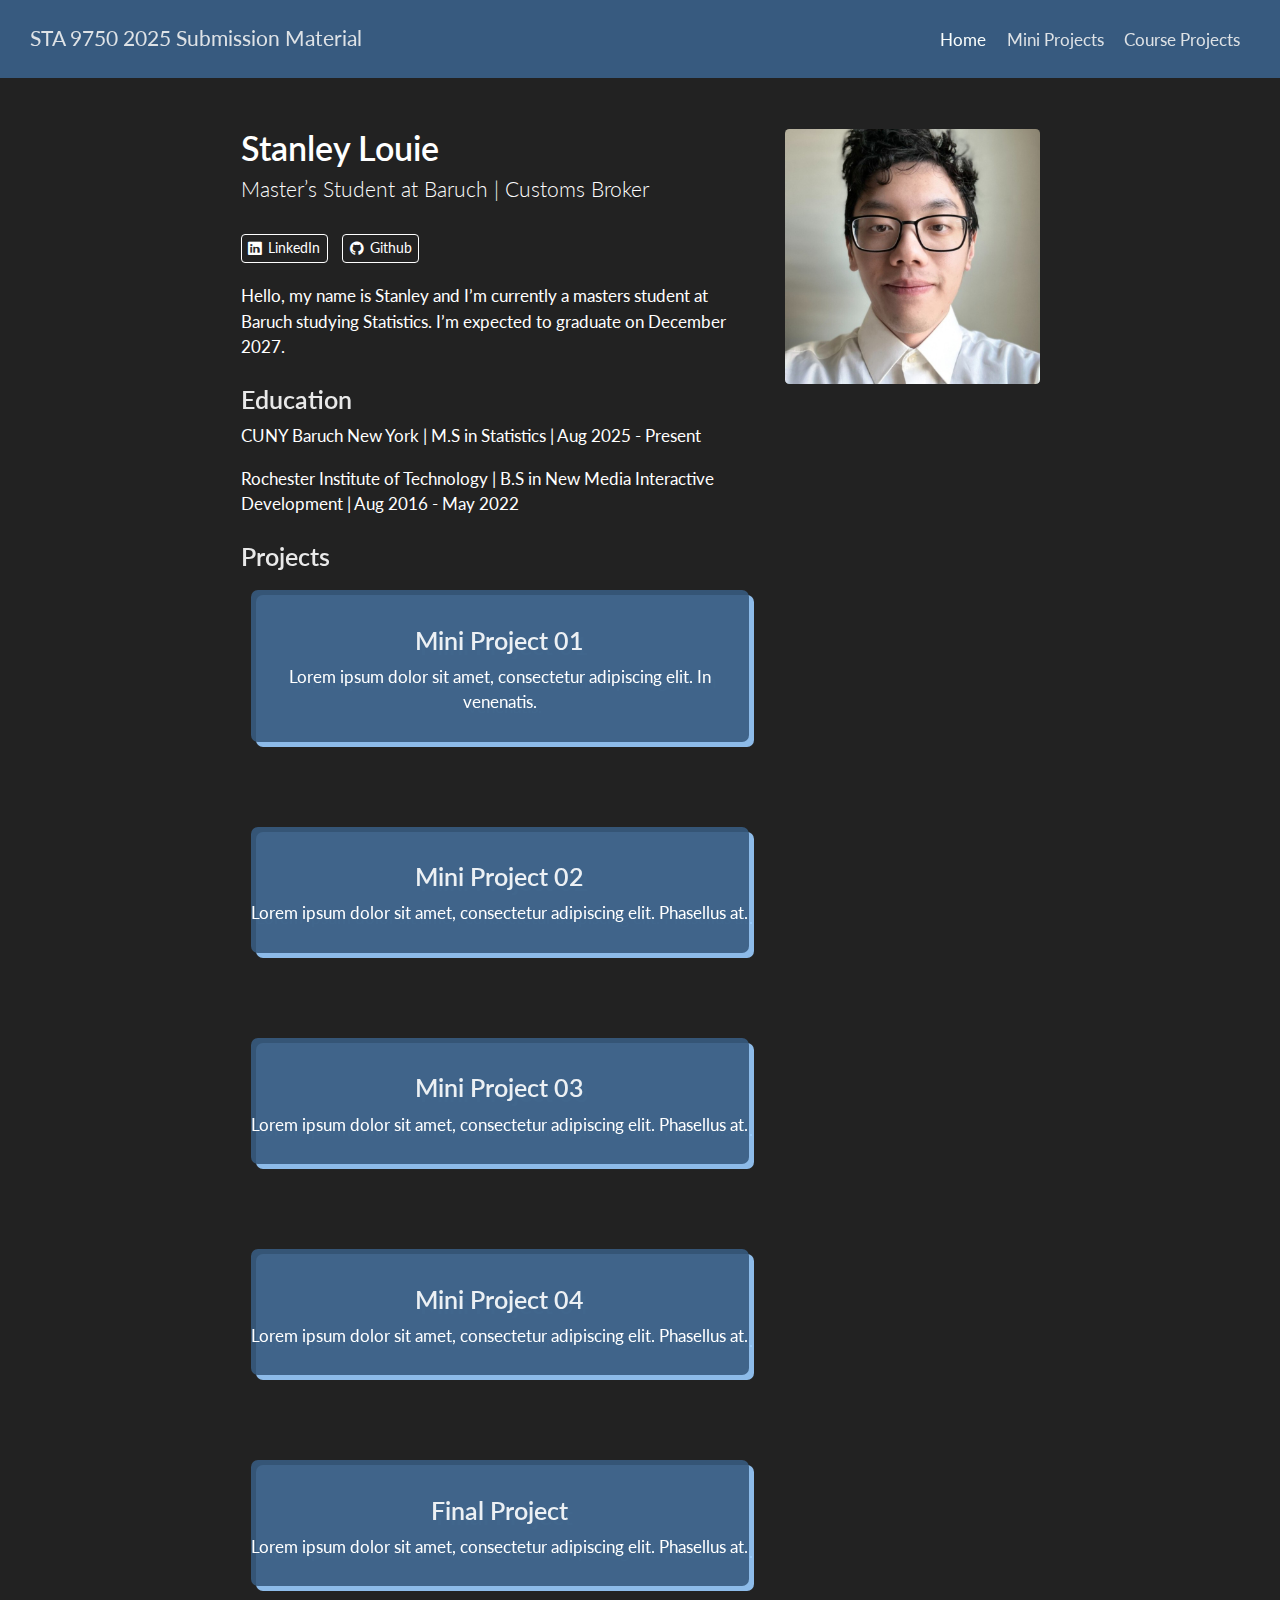
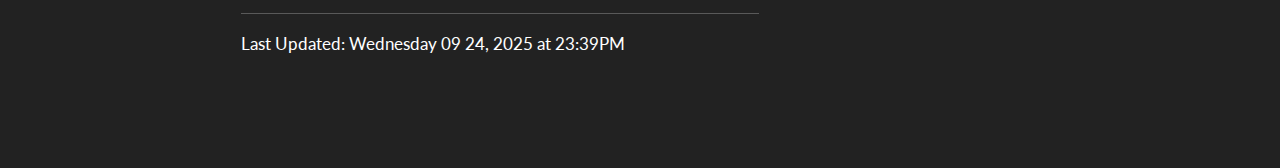
<file: docs/index.html>
<!DOCTYPE html>
<html xmlns="http://www.w3.org/1999/xhtml" lang="en" xml:lang="en"><head>

<meta charset="utf-8">
<meta name="generator" content="quarto-1.7.33">

<meta name="viewport" content="width=device-width, initial-scale=1.0, user-scalable=yes">


<title>Stanley Louie – STA 9750 2025 Submission Material</title>
<style>
code{white-space: pre-wrap;}
span.smallcaps{font-variant: small-caps;}
div.columns{display: flex; gap: min(4vw, 1.5em);}
div.column{flex: auto; overflow-x: auto;}
div.hanging-indent{margin-left: 1.5em; text-indent: -1.5em;}
ul.task-list{list-style: none;}
ul.task-list li input[type="checkbox"] {
  width: 0.8em;
  margin: 0 0.8em 0.2em -1em; /* quarto-specific, see https://github.com/quarto-dev/quarto-cli/issues/4556 */ 
  vertical-align: middle;
}
</style>


<script src="site_libs/quarto-nav/quarto-nav.js"></script>
<script src="site_libs/quarto-nav/headroom.min.js"></script>
<script src="site_libs/clipboard/clipboard.min.js"></script>
<script src="site_libs/quarto-search/autocomplete.umd.js"></script>
<script src="site_libs/quarto-search/fuse.min.js"></script>
<script src="site_libs/quarto-search/quarto-search.js"></script>
<meta name="quarto:offset" content="./">
<script src="site_libs/quarto-html/quarto.js" type="module"></script>
<script src="site_libs/quarto-html/tabsets/tabsets.js" type="module"></script>
<script src="site_libs/quarto-html/popper.min.js"></script>
<script src="site_libs/quarto-html/tippy.umd.min.js"></script>
<link href="site_libs/quarto-html/tippy.css" rel="stylesheet">
<link href="site_libs/quarto-html/quarto-syntax-highlighting-dark-bc185b5c5bdbcb35c2eb49d8a876ef70.css" rel="stylesheet" id="quarto-text-highlighting-styles">
<script src="site_libs/bootstrap/bootstrap.min.js"></script>
<link href="site_libs/bootstrap/bootstrap-icons.css" rel="stylesheet">
<link href="site_libs/bootstrap/bootstrap-e84dea4794a10ce3ad7229a836ad9ece.min.css" rel="stylesheet" append-hash="true" id="quarto-bootstrap" data-mode="dark">
<script id="quarto-search-options" type="application/json">{
  "location": "navbar",
  "copy-button": false,
  "collapse-after": 3,
  "panel-placement": "end",
  "type": "overlay",
  "limit": 50,
  "keyboard-shortcut": [
    "f",
    "/",
    "s"
  ],
  "show-item-context": false,
  "language": {
    "search-no-results-text": "No results",
    "search-matching-documents-text": "matching documents",
    "search-copy-link-title": "Copy link to search",
    "search-hide-matches-text": "Hide additional matches",
    "search-more-match-text": "more match in this document",
    "search-more-matches-text": "more matches in this document",
    "search-clear-button-title": "Clear",
    "search-text-placeholder": "",
    "search-detached-cancel-button-title": "Cancel",
    "search-submit-button-title": "Submit",
    "search-label": "Search"
  }
}</script>


<link rel="stylesheet" href="styles.css">
</head>

<body class="nav-fixed fullcontent quarto-light">

<div id="quarto-search-results"></div>
  <header id="quarto-header" class="headroom fixed-top">
    <nav class="navbar navbar-expand-lg " data-bs-theme="dark">
      <div class="navbar-container container-fluid">
      <div class="navbar-brand-container mx-auto">
    <a class="navbar-brand" href="./index.html">
    <span class="navbar-title">STA 9750 2025 Submission Material</span>
    </a>
  </div>
          <button class="navbar-toggler" type="button" data-bs-toggle="collapse" data-bs-target="#navbarCollapse" aria-controls="navbarCollapse" role="menu" aria-expanded="false" aria-label="Toggle navigation" onclick="if (window.quartoToggleHeadroom) { window.quartoToggleHeadroom(); }">
  <span class="navbar-toggler-icon"></span>
</button>
          <div class="collapse navbar-collapse" id="navbarCollapse">
            <ul class="navbar-nav navbar-nav-scroll ms-auto">
  <li class="nav-item">
    <a class="nav-link active" href="./index.html" aria-current="page"> 
<span class="menu-text">Home</span></a>
  </li>  
  <li class="nav-item">
    <a class="nav-link" href="./index.html"> 
<span class="menu-text">Mini Projects</span></a>
  </li>  
  <li class="nav-item">
    <a class="nav-link" href="./index.html"> 
<span class="menu-text">Course Projects</span></a>
  </li>  
</ul>
          </div> <!-- /navcollapse -->
            <div class="quarto-navbar-tools">
</div>
      </div> <!-- /container-fluid -->
    </nav>
</header>
<!-- content -->
<div id="quarto-content" class="quarto-container page-columns page-rows-contents page-layout-article page-navbar">
<!-- sidebar -->
<!-- margin-sidebar -->
    
<!-- main -->
<div class="quarto-about-solana column-body">
  <div class="about-entity">
    <div class="entity-contents">
      <header id="title-block-header" class="quarto-title-block default">
<div class="quarto-title">
<h1 class="title">Stanley Louie</h1>
<p class="subtitle lead">Master’s Student at Baruch | Customs Broker</p>
</div>
<div class="quarto-title-meta">
  </div>
</header> <div class="about-links">
  <a href="https://www.linkedin.com/in/stanley-louie-523136127/" class="about-link" rel="" target="">
    <i class="bi bi-linkedin"></i>
     <span class="about-link-text">LinkedIn</span>
  </a>
  <a href="https://github.com/Iouie" class="about-link" rel="" target="">
    <i class="bi bi-github"></i>
     <span class="about-link-text">Github</span>
  </a>
</div>
      <div class="about-contents"><main class="content" id="quarto-document-content">
<p>Hello, my name is Stanley and I’m currently a masters student at Baruch studying Statistics. I’m expected to graduate on December 2027.</p>
<section id="education" class="level3">
<h3 data-anchor-id="education">Education</h3>
<p>CUNY Baruch New York | M.S in Statistics | Aug 2025 - Present</p>
<p>Rochester Institute of Technology | B.S in New Media Interactive Development | Aug 2016 - May 2022</p>
</section>
<section id="projects" class="level3">
<h3 data-anchor-id="projects">Projects</h3>
<div class="container">
<div class="card1">
<h3>
Mini Project 01
</h3>
<p>
Lorem ipsum dolor sit amet, consectetur adipiscing elit. In venenatis.
</p>
</div>
<div class="card2">
<h3>
Mini Project 02
</h3>
<p>
Lorem ipsum dolor sit amet, consectetur adipiscing elit. Phasellus at.
</p>
</div>
<div class="card3">
<h3>
Mini Project 03
</h3>
<p>
Lorem ipsum dolor sit amet, consectetur adipiscing elit. Phasellus at.
</p>
</div>
<div class="card4">
<h3>
Mini Project 04
</h3>
<p>
Lorem ipsum dolor sit amet, consectetur adipiscing elit. Phasellus at.
</p>
</div>
<div class="card5">
<h3>
Final Project
</h3>
<p>
Lorem ipsum dolor sit amet, consectetur adipiscing elit. Phasellus at.
</p>
</div>
</div>
<hr>
<p>Last Updated: Wednesday 09 24, 2025 at 23:39PM</p>


</section>
</main></div>
    </div>
    <img src="assets/linkedinpic.jpg" class="about-image
  rounded " style="width: 15em;">
  </div>
</div>
 <!-- /main -->
<script id="quarto-html-after-body" type="application/javascript">
  window.document.addEventListener("DOMContentLoaded", function (event) {
    const isCodeAnnotation = (el) => {
      for (const clz of el.classList) {
        if (clz.startsWith('code-annotation-')) {                     
          return true;
        }
      }
      return false;
    }
    const onCopySuccess = function(e) {
      // button target
      const button = e.trigger;
      // don't keep focus
      button.blur();
      // flash "checked"
      button.classList.add('code-copy-button-checked');
      var currentTitle = button.getAttribute("title");
      button.setAttribute("title", "Copied!");
      let tooltip;
      if (window.bootstrap) {
        button.setAttribute("data-bs-toggle", "tooltip");
        button.setAttribute("data-bs-placement", "left");
        button.setAttribute("data-bs-title", "Copied!");
        tooltip = new bootstrap.Tooltip(button, 
          { trigger: "manual", 
            customClass: "code-copy-button-tooltip",
            offset: [0, -8]});
        tooltip.show();    
      }
      setTimeout(function() {
        if (tooltip) {
          tooltip.hide();
          button.removeAttribute("data-bs-title");
          button.removeAttribute("data-bs-toggle");
          button.removeAttribute("data-bs-placement");
        }
        button.setAttribute("title", currentTitle);
        button.classList.remove('code-copy-button-checked');
      }, 1000);
      // clear code selection
      e.clearSelection();
    }
    const getTextToCopy = function(trigger) {
        const codeEl = trigger.previousElementSibling.cloneNode(true);
        for (const childEl of codeEl.children) {
          if (isCodeAnnotation(childEl)) {
            childEl.remove();
          }
        }
        return codeEl.innerText;
    }
    const clipboard = new window.ClipboardJS('.code-copy-button:not([data-in-quarto-modal])', {
      text: getTextToCopy
    });
    clipboard.on('success', onCopySuccess);
    if (window.document.getElementById('quarto-embedded-source-code-modal')) {
      const clipboardModal = new window.ClipboardJS('.code-copy-button[data-in-quarto-modal]', {
        text: getTextToCopy,
        container: window.document.getElementById('quarto-embedded-source-code-modal')
      });
      clipboardModal.on('success', onCopySuccess);
    }
      var localhostRegex = new RegExp(/^(?:http|https):\/\/localhost\:?[0-9]*\//);
      var mailtoRegex = new RegExp(/^mailto:/);
        var filterRegex = new RegExp("https:\/\/iouie\.github\.io\/STA9750-2024-FALL\/");
      var isInternal = (href) => {
          return filterRegex.test(href) || localhostRegex.test(href) || mailtoRegex.test(href);
      }
      // Inspect non-navigation links and adorn them if external
     var links = window.document.querySelectorAll('a[href]:not(.nav-link):not(.navbar-brand):not(.toc-action):not(.sidebar-link):not(.sidebar-item-toggle):not(.pagination-link):not(.no-external):not([aria-hidden]):not(.dropdown-item):not(.quarto-navigation-tool):not(.about-link)');
      for (var i=0; i<links.length; i++) {
        const link = links[i];
        if (!isInternal(link.href)) {
          // undo the damage that might have been done by quarto-nav.js in the case of
          // links that we want to consider external
          if (link.dataset.originalHref !== undefined) {
            link.href = link.dataset.originalHref;
          }
        }
      }
    function tippyHover(el, contentFn, onTriggerFn, onUntriggerFn) {
      const config = {
        allowHTML: true,
        maxWidth: 500,
        delay: 100,
        arrow: false,
        appendTo: function(el) {
            return el.parentElement;
        },
        interactive: true,
        interactiveBorder: 10,
        theme: 'quarto',
        placement: 'bottom-start',
      };
      if (contentFn) {
        config.content = contentFn;
      }
      if (onTriggerFn) {
        config.onTrigger = onTriggerFn;
      }
      if (onUntriggerFn) {
        config.onUntrigger = onUntriggerFn;
      }
      window.tippy(el, config); 
    }
    const noterefs = window.document.querySelectorAll('a[role="doc-noteref"]');
    for (var i=0; i<noterefs.length; i++) {
      const ref = noterefs[i];
      tippyHover(ref, function() {
        // use id or data attribute instead here
        let href = ref.getAttribute('data-footnote-href') || ref.getAttribute('href');
        try { href = new URL(href).hash; } catch {}
        const id = href.replace(/^#\/?/, "");
        const note = window.document.getElementById(id);
        if (note) {
          return note.innerHTML;
        } else {
          return "";
        }
      });
    }
    const xrefs = window.document.querySelectorAll('a.quarto-xref');
    const processXRef = (id, note) => {
      // Strip column container classes
      const stripColumnClz = (el) => {
        el.classList.remove("page-full", "page-columns");
        if (el.children) {
          for (const child of el.children) {
            stripColumnClz(child);
          }
        }
      }
      stripColumnClz(note)
      if (id === null || id.startsWith('sec-')) {
        // Special case sections, only their first couple elements
        const container = document.createElement("div");
        if (note.children && note.children.length > 2) {
          container.appendChild(note.children[0].cloneNode(true));
          for (let i = 1; i < note.children.length; i++) {
            const child = note.children[i];
            if (child.tagName === "P" && child.innerText === "") {
              continue;
            } else {
              container.appendChild(child.cloneNode(true));
              break;
            }
          }
          if (window.Quarto?.typesetMath) {
            window.Quarto.typesetMath(container);
          }
          return container.innerHTML
        } else {
          if (window.Quarto?.typesetMath) {
            window.Quarto.typesetMath(note);
          }
          return note.innerHTML;
        }
      } else {
        // Remove any anchor links if they are present
        const anchorLink = note.querySelector('a.anchorjs-link');
        if (anchorLink) {
          anchorLink.remove();
        }
        if (window.Quarto?.typesetMath) {
          window.Quarto.typesetMath(note);
        }
        if (note.classList.contains("callout")) {
          return note.outerHTML;
        } else {
          return note.innerHTML;
        }
      }
    }
    for (var i=0; i<xrefs.length; i++) {
      const xref = xrefs[i];
      tippyHover(xref, undefined, function(instance) {
        instance.disable();
        let url = xref.getAttribute('href');
        let hash = undefined; 
        if (url.startsWith('#')) {
          hash = url;
        } else {
          try { hash = new URL(url).hash; } catch {}
        }
        if (hash) {
          const id = hash.replace(/^#\/?/, "");
          const note = window.document.getElementById(id);
          if (note !== null) {
            try {
              const html = processXRef(id, note.cloneNode(true));
              instance.setContent(html);
            } finally {
              instance.enable();
              instance.show();
            }
          } else {
            // See if we can fetch this
            fetch(url.split('#')[0])
            .then(res => res.text())
            .then(html => {
              const parser = new DOMParser();
              const htmlDoc = parser.parseFromString(html, "text/html");
              const note = htmlDoc.getElementById(id);
              if (note !== null) {
                const html = processXRef(id, note);
                instance.setContent(html);
              } 
            }).finally(() => {
              instance.enable();
              instance.show();
            });
          }
        } else {
          // See if we can fetch a full url (with no hash to target)
          // This is a special case and we should probably do some content thinning / targeting
          fetch(url)
          .then(res => res.text())
          .then(html => {
            const parser = new DOMParser();
            const htmlDoc = parser.parseFromString(html, "text/html");
            const note = htmlDoc.querySelector('main.content');
            if (note !== null) {
              // This should only happen for chapter cross references
              // (since there is no id in the URL)
              // remove the first header
              if (note.children.length > 0 && note.children[0].tagName === "HEADER") {
                note.children[0].remove();
              }
              const html = processXRef(null, note);
              instance.setContent(html);
            } 
          }).finally(() => {
            instance.enable();
            instance.show();
          });
        }
      }, function(instance) {
      });
    }
        let selectedAnnoteEl;
        const selectorForAnnotation = ( cell, annotation) => {
          let cellAttr = 'data-code-cell="' + cell + '"';
          let lineAttr = 'data-code-annotation="' +  annotation + '"';
          const selector = 'span[' + cellAttr + '][' + lineAttr + ']';
          return selector;
        }
        const selectCodeLines = (annoteEl) => {
          const doc = window.document;
          const targetCell = annoteEl.getAttribute("data-target-cell");
          const targetAnnotation = annoteEl.getAttribute("data-target-annotation");
          const annoteSpan = window.document.querySelector(selectorForAnnotation(targetCell, targetAnnotation));
          const lines = annoteSpan.getAttribute("data-code-lines").split(",");
          const lineIds = lines.map((line) => {
            return targetCell + "-" + line;
          })
          let top = null;
          let height = null;
          let parent = null;
          if (lineIds.length > 0) {
              //compute the position of the single el (top and bottom and make a div)
              const el = window.document.getElementById(lineIds[0]);
              top = el.offsetTop;
              height = el.offsetHeight;
              parent = el.parentElement.parentElement;
            if (lineIds.length > 1) {
              const lastEl = window.document.getElementById(lineIds[lineIds.length - 1]);
              const bottom = lastEl.offsetTop + lastEl.offsetHeight;
              height = bottom - top;
            }
            if (top !== null && height !== null && parent !== null) {
              // cook up a div (if necessary) and position it 
              let div = window.document.getElementById("code-annotation-line-highlight");
              if (div === null) {
                div = window.document.createElement("div");
                div.setAttribute("id", "code-annotation-line-highlight");
                div.style.position = 'absolute';
                parent.appendChild(div);
              }
              div.style.top = top - 2 + "px";
              div.style.height = height + 4 + "px";
              div.style.left = 0;
              let gutterDiv = window.document.getElementById("code-annotation-line-highlight-gutter");
              if (gutterDiv === null) {
                gutterDiv = window.document.createElement("div");
                gutterDiv.setAttribute("id", "code-annotation-line-highlight-gutter");
                gutterDiv.style.position = 'absolute';
                const codeCell = window.document.getElementById(targetCell);
                const gutter = codeCell.querySelector('.code-annotation-gutter');
                gutter.appendChild(gutterDiv);
              }
              gutterDiv.style.top = top - 2 + "px";
              gutterDiv.style.height = height + 4 + "px";
            }
            selectedAnnoteEl = annoteEl;
          }
        };
        const unselectCodeLines = () => {
          const elementsIds = ["code-annotation-line-highlight", "code-annotation-line-highlight-gutter"];
          elementsIds.forEach((elId) => {
            const div = window.document.getElementById(elId);
            if (div) {
              div.remove();
            }
          });
          selectedAnnoteEl = undefined;
        };
          // Handle positioning of the toggle
      window.addEventListener(
        "resize",
        throttle(() => {
          elRect = undefined;
          if (selectedAnnoteEl) {
            selectCodeLines(selectedAnnoteEl);
          }
        }, 10)
      );
      function throttle(fn, ms) {
      let throttle = false;
      let timer;
        return (...args) => {
          if(!throttle) { // first call gets through
              fn.apply(this, args);
              throttle = true;
          } else { // all the others get throttled
              if(timer) clearTimeout(timer); // cancel #2
              timer = setTimeout(() => {
                fn.apply(this, args);
                timer = throttle = false;
              }, ms);
          }
        };
      }
        // Attach click handler to the DT
        const annoteDls = window.document.querySelectorAll('dt[data-target-cell]');
        for (const annoteDlNode of annoteDls) {
          annoteDlNode.addEventListener('click', (event) => {
            const clickedEl = event.target;
            if (clickedEl !== selectedAnnoteEl) {
              unselectCodeLines();
              const activeEl = window.document.querySelector('dt[data-target-cell].code-annotation-active');
              if (activeEl) {
                activeEl.classList.remove('code-annotation-active');
              }
              selectCodeLines(clickedEl);
              clickedEl.classList.add('code-annotation-active');
            } else {
              // Unselect the line
              unselectCodeLines();
              clickedEl.classList.remove('code-annotation-active');
            }
          });
        }
    const findCites = (el) => {
      const parentEl = el.parentElement;
      if (parentEl) {
        const cites = parentEl.dataset.cites;
        if (cites) {
          return {
            el,
            cites: cites.split(' ')
          };
        } else {
          return findCites(el.parentElement)
        }
      } else {
        return undefined;
      }
    };
    var bibliorefs = window.document.querySelectorAll('a[role="doc-biblioref"]');
    for (var i=0; i<bibliorefs.length; i++) {
      const ref = bibliorefs[i];
      const citeInfo = findCites(ref);
      if (citeInfo) {
        tippyHover(citeInfo.el, function() {
          var popup = window.document.createElement('div');
          citeInfo.cites.forEach(function(cite) {
            var citeDiv = window.document.createElement('div');
            citeDiv.classList.add('hanging-indent');
            citeDiv.classList.add('csl-entry');
            var biblioDiv = window.document.getElementById('ref-' + cite);
            if (biblioDiv) {
              citeDiv.innerHTML = biblioDiv.innerHTML;
            }
            popup.appendChild(citeDiv);
          });
          return popup.innerHTML;
        });
      }
    }
  });
  </script>
</div> <!-- /content -->




</body></html>
</file>
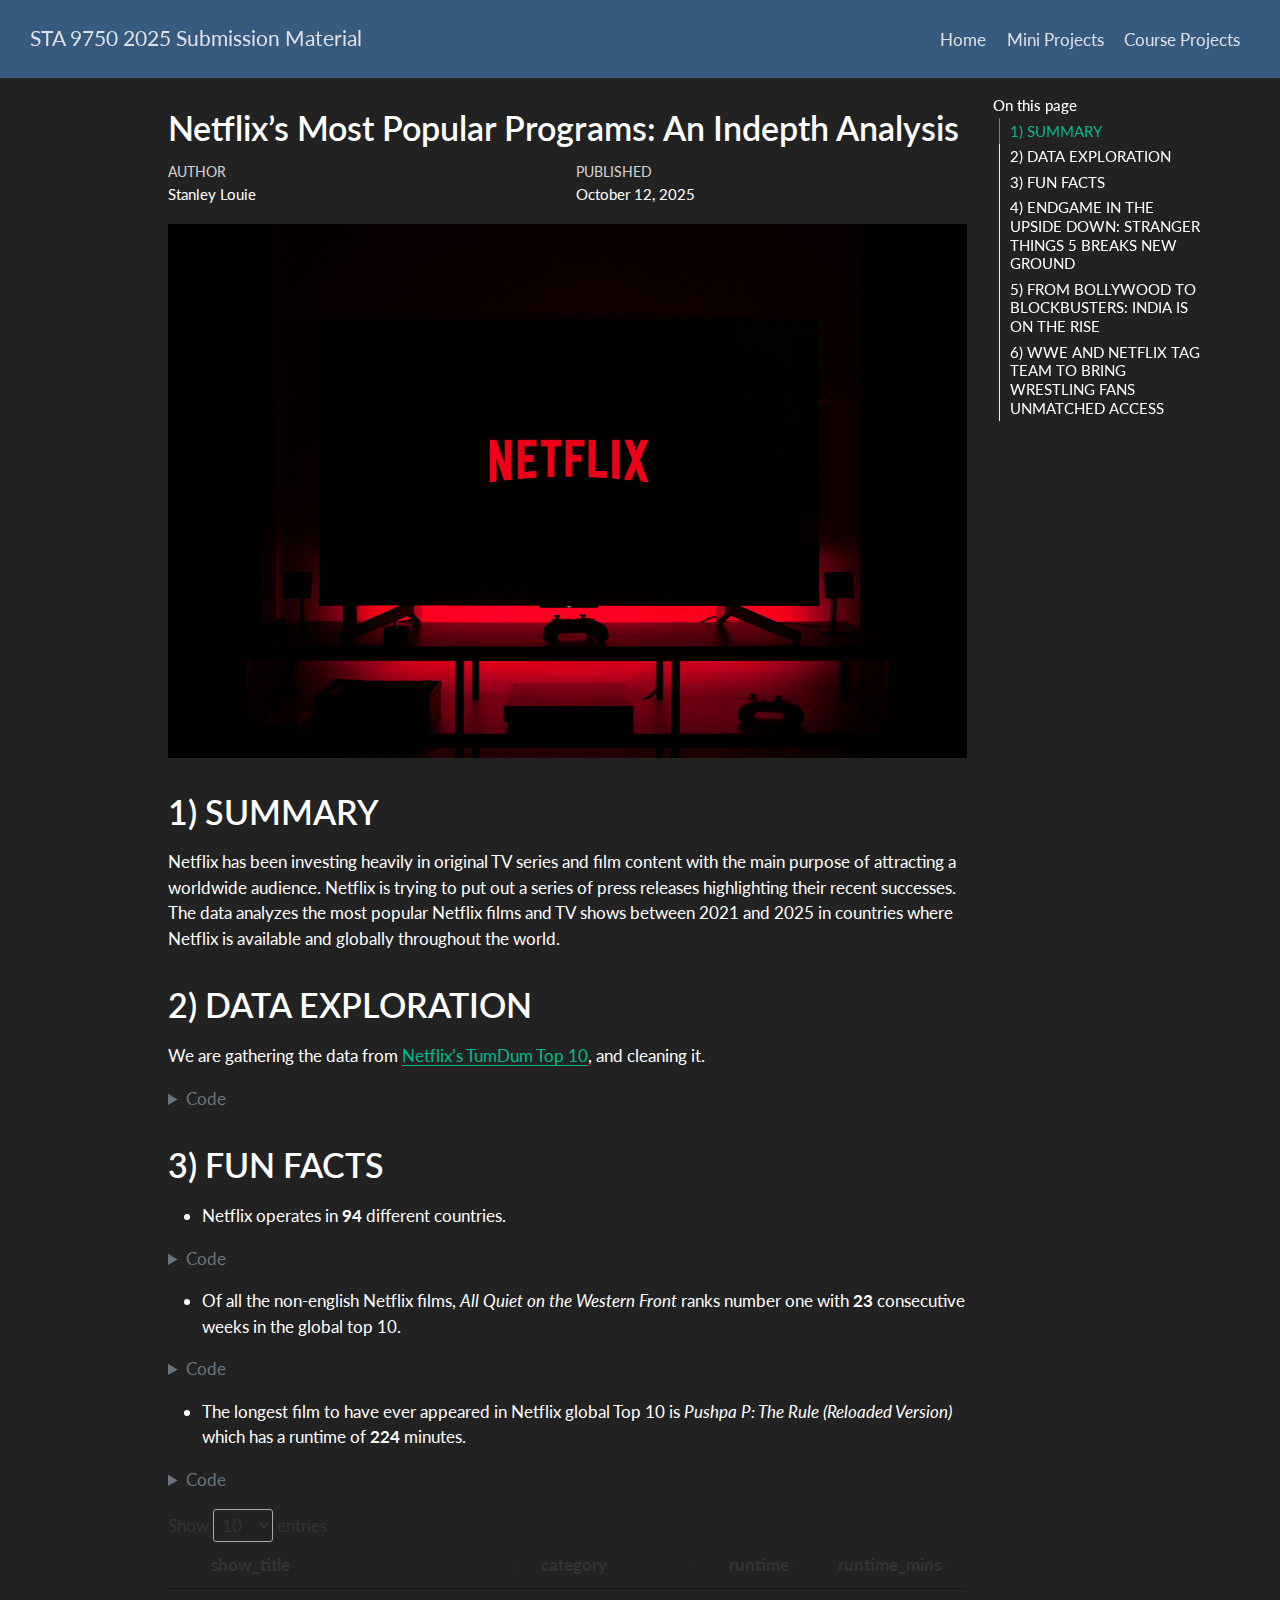
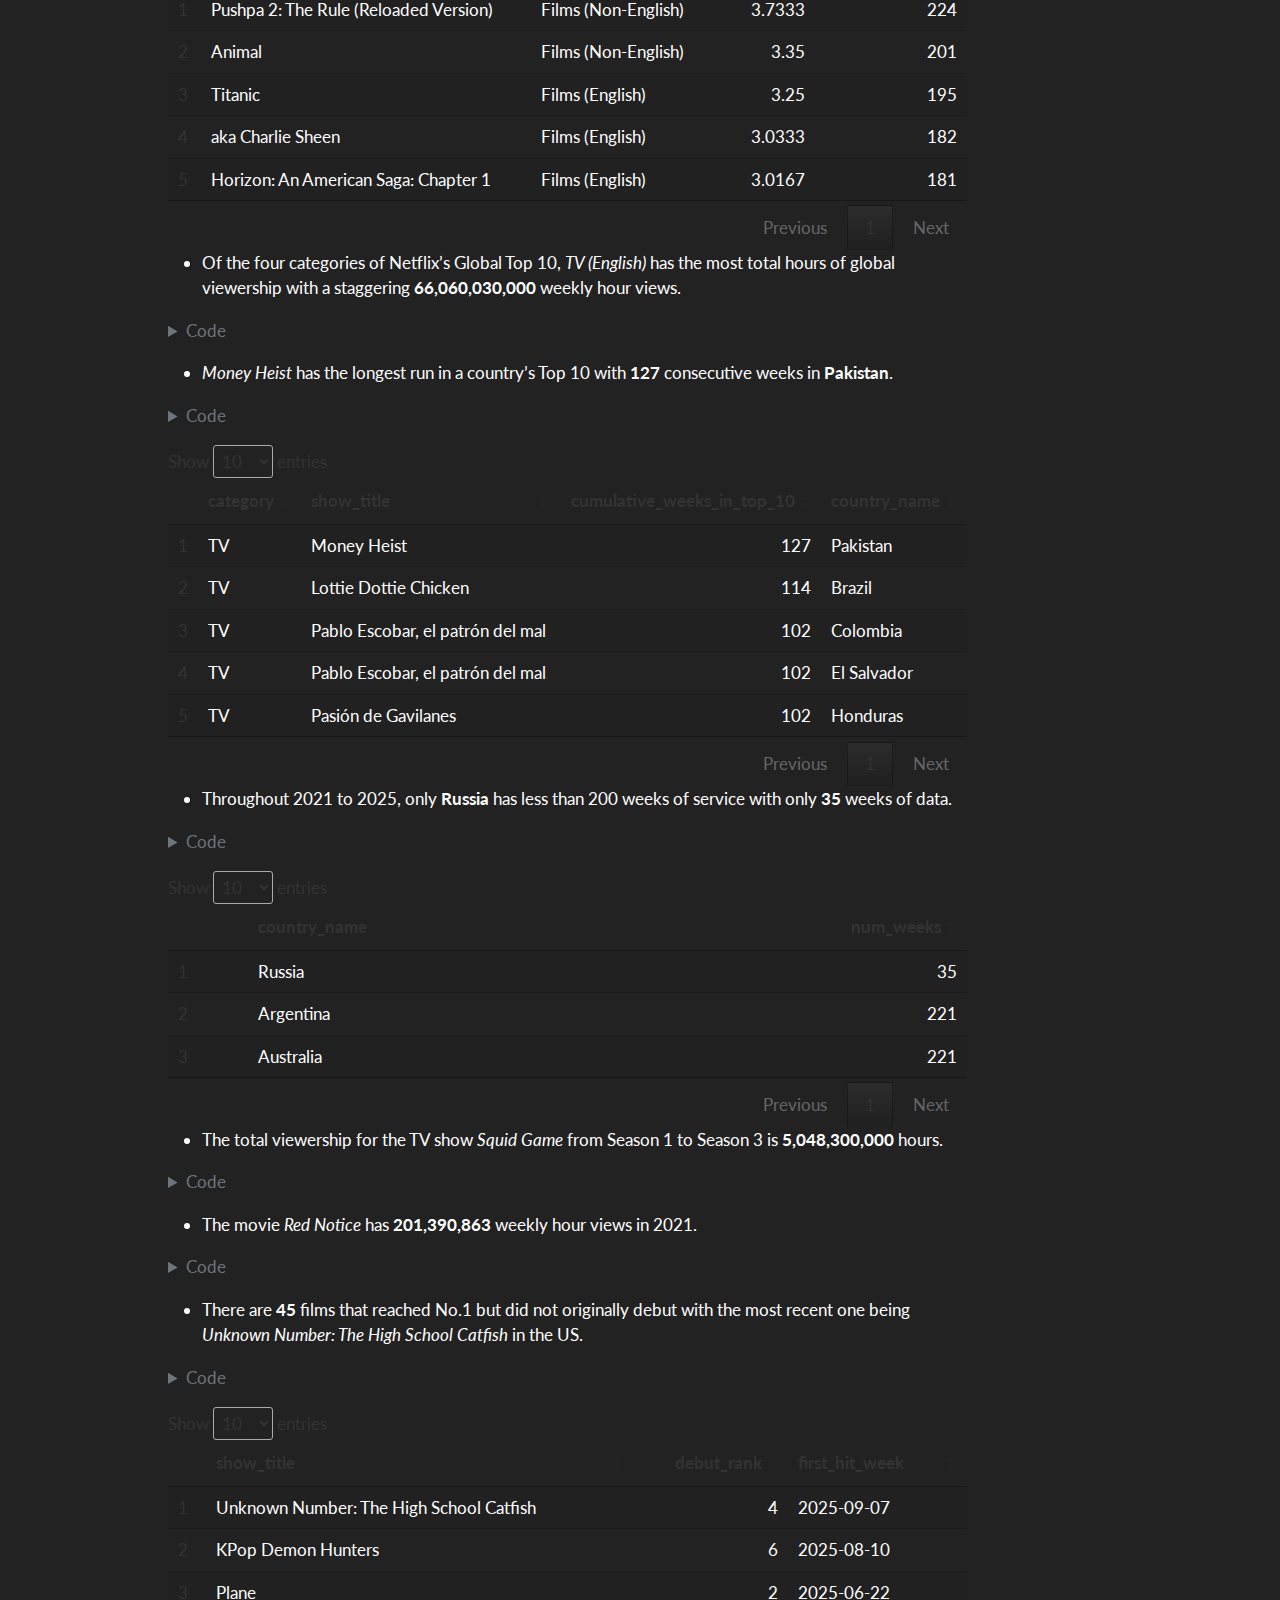
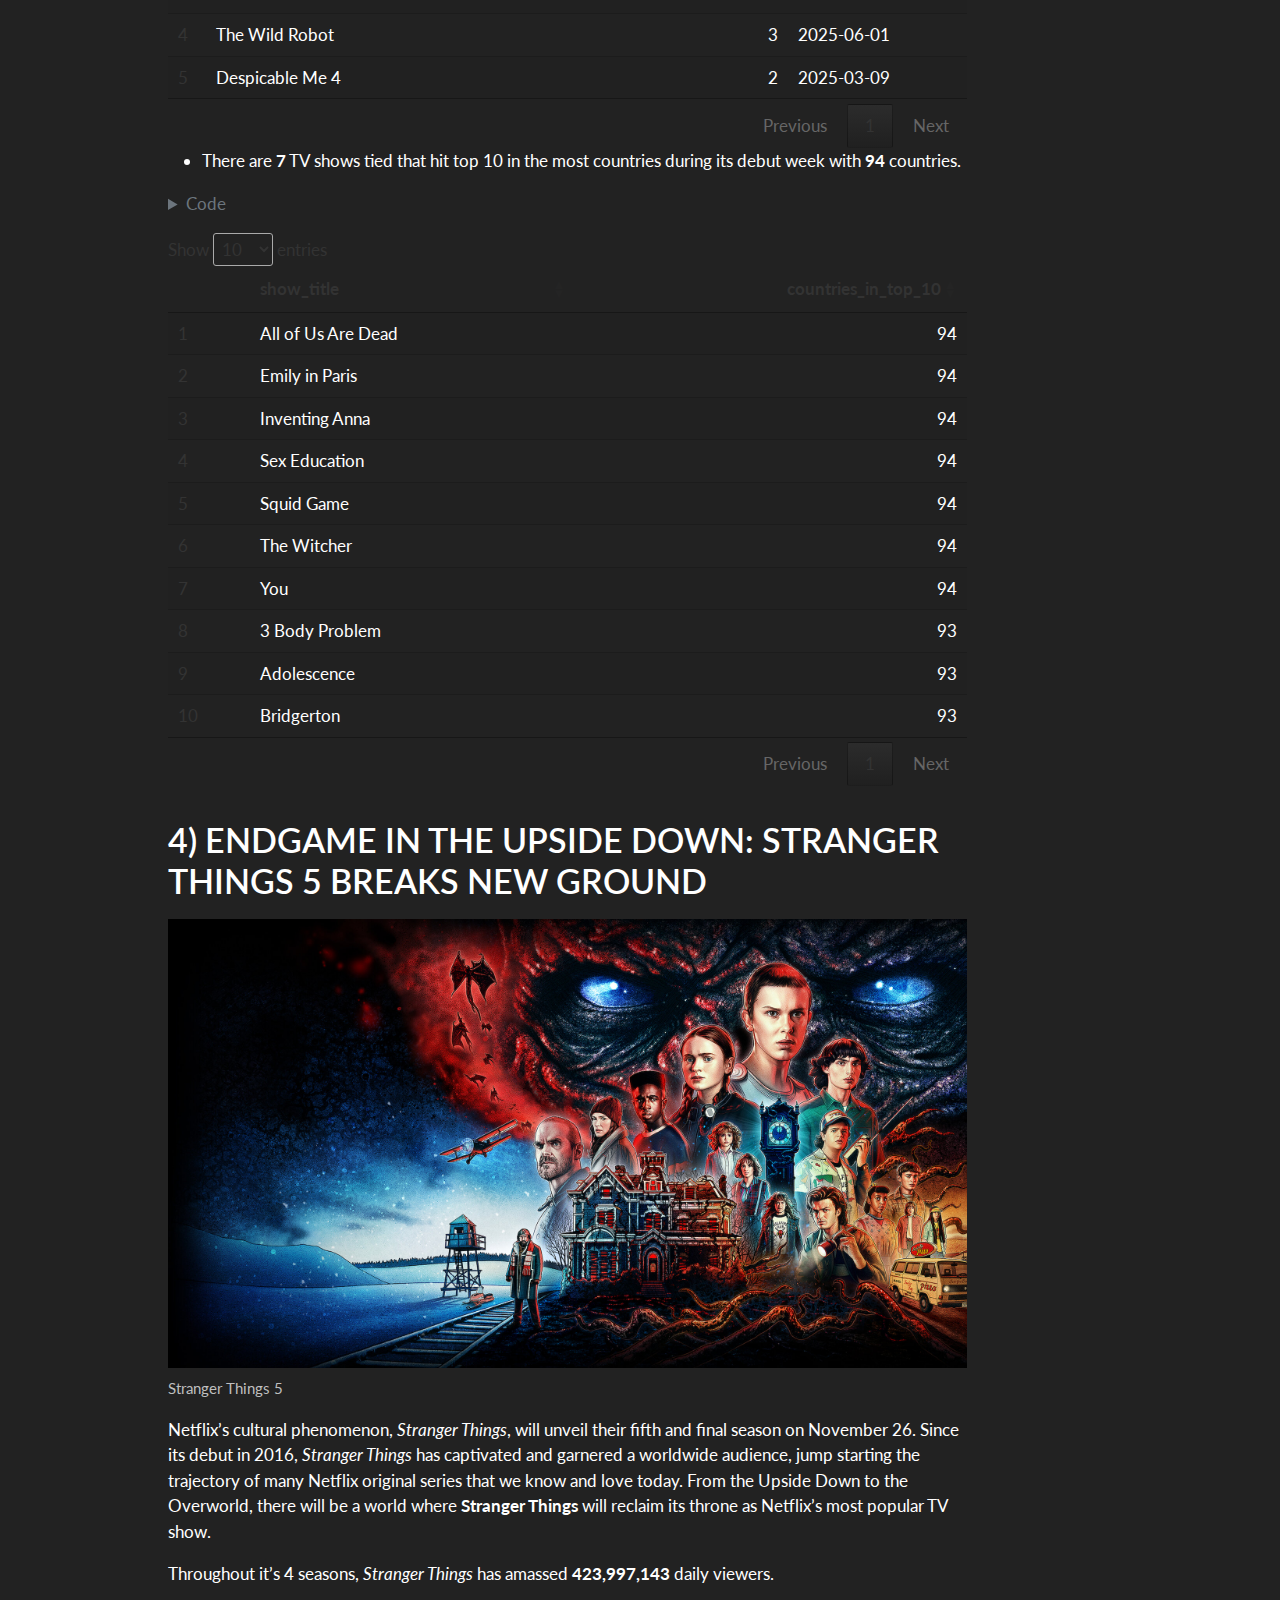
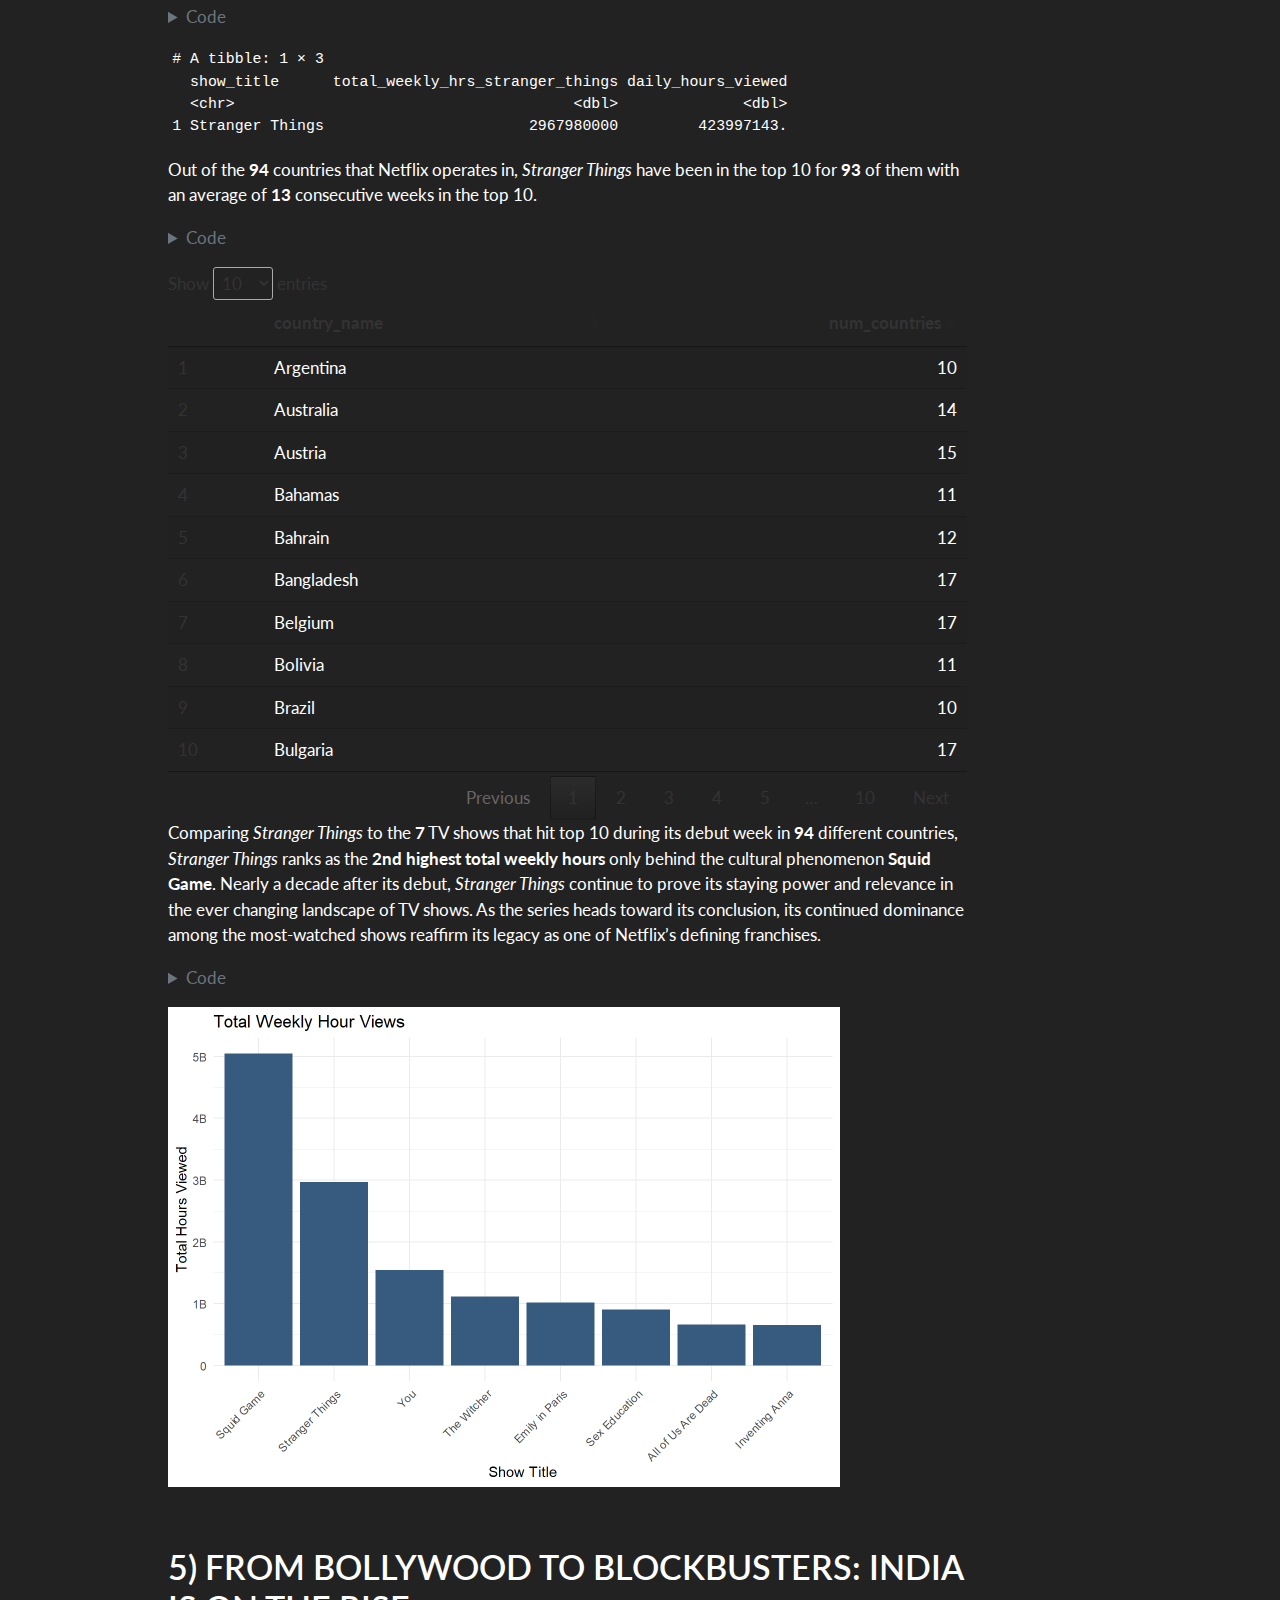
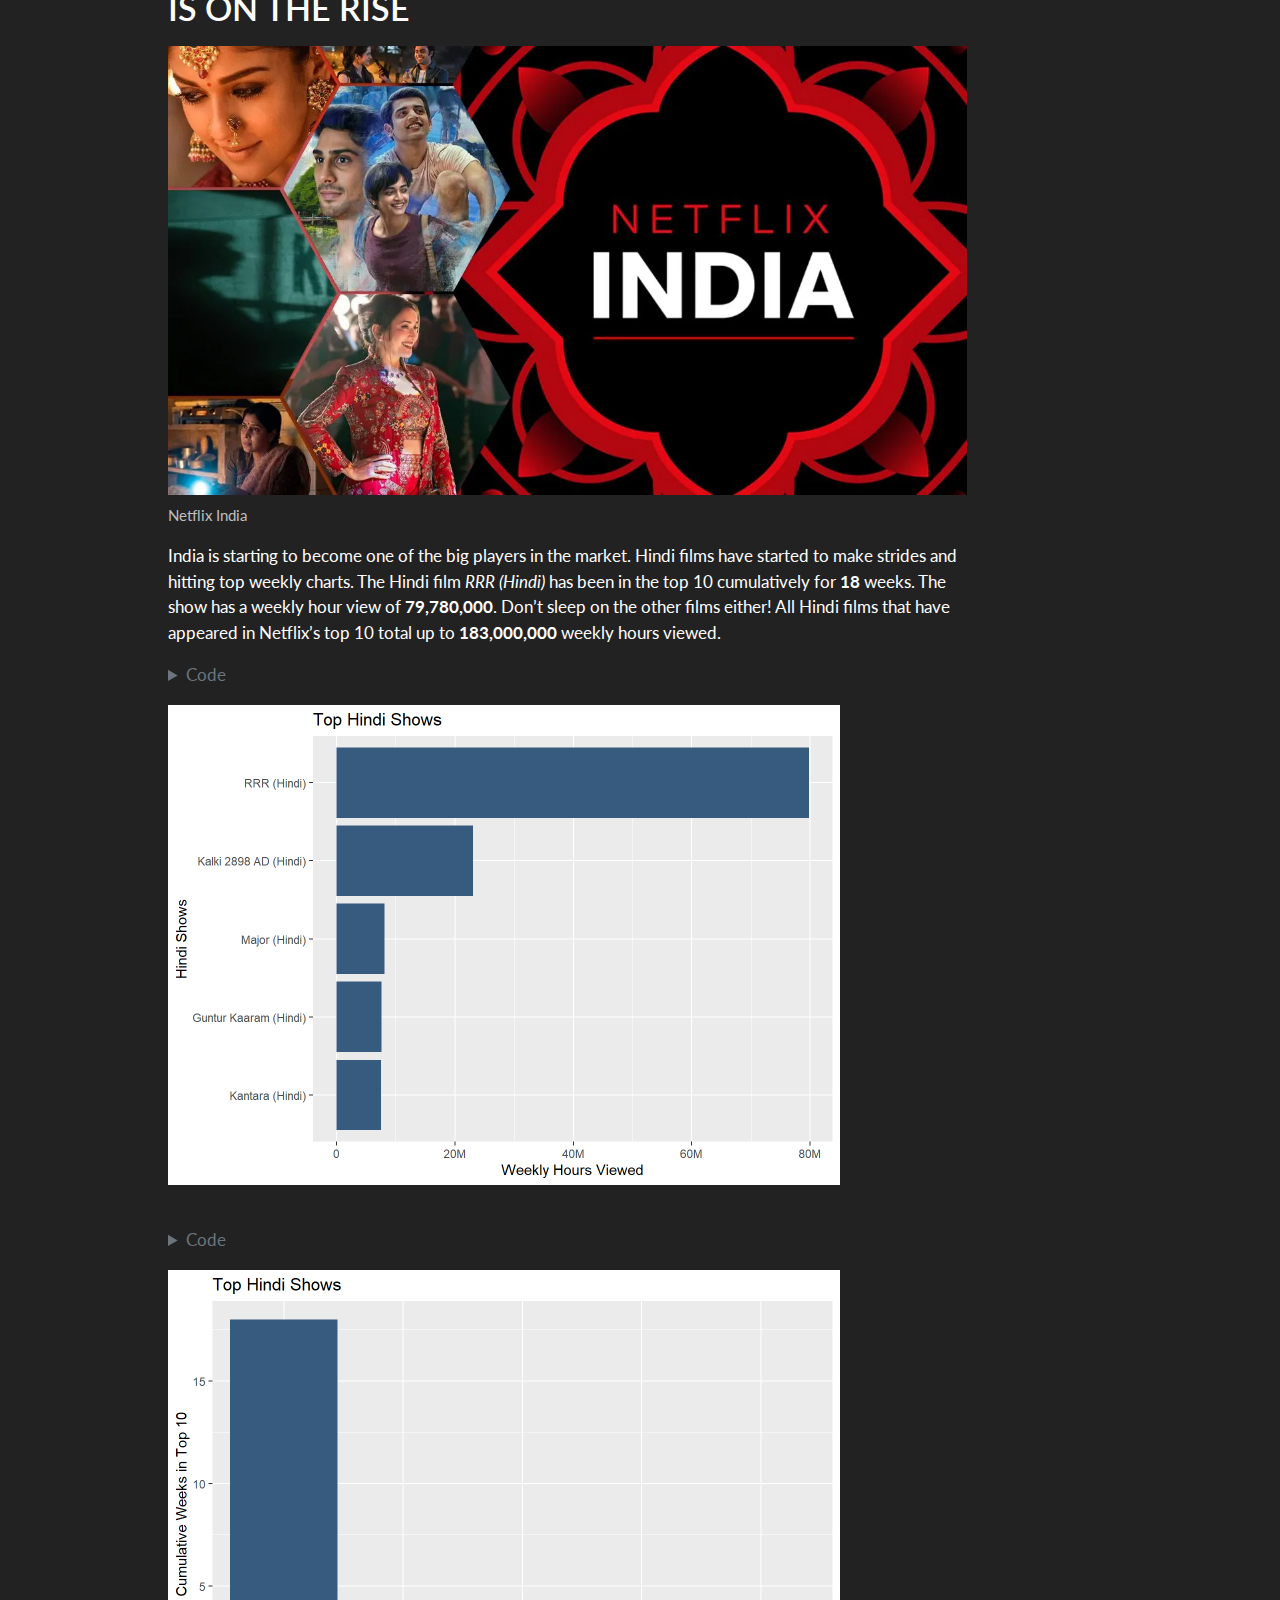
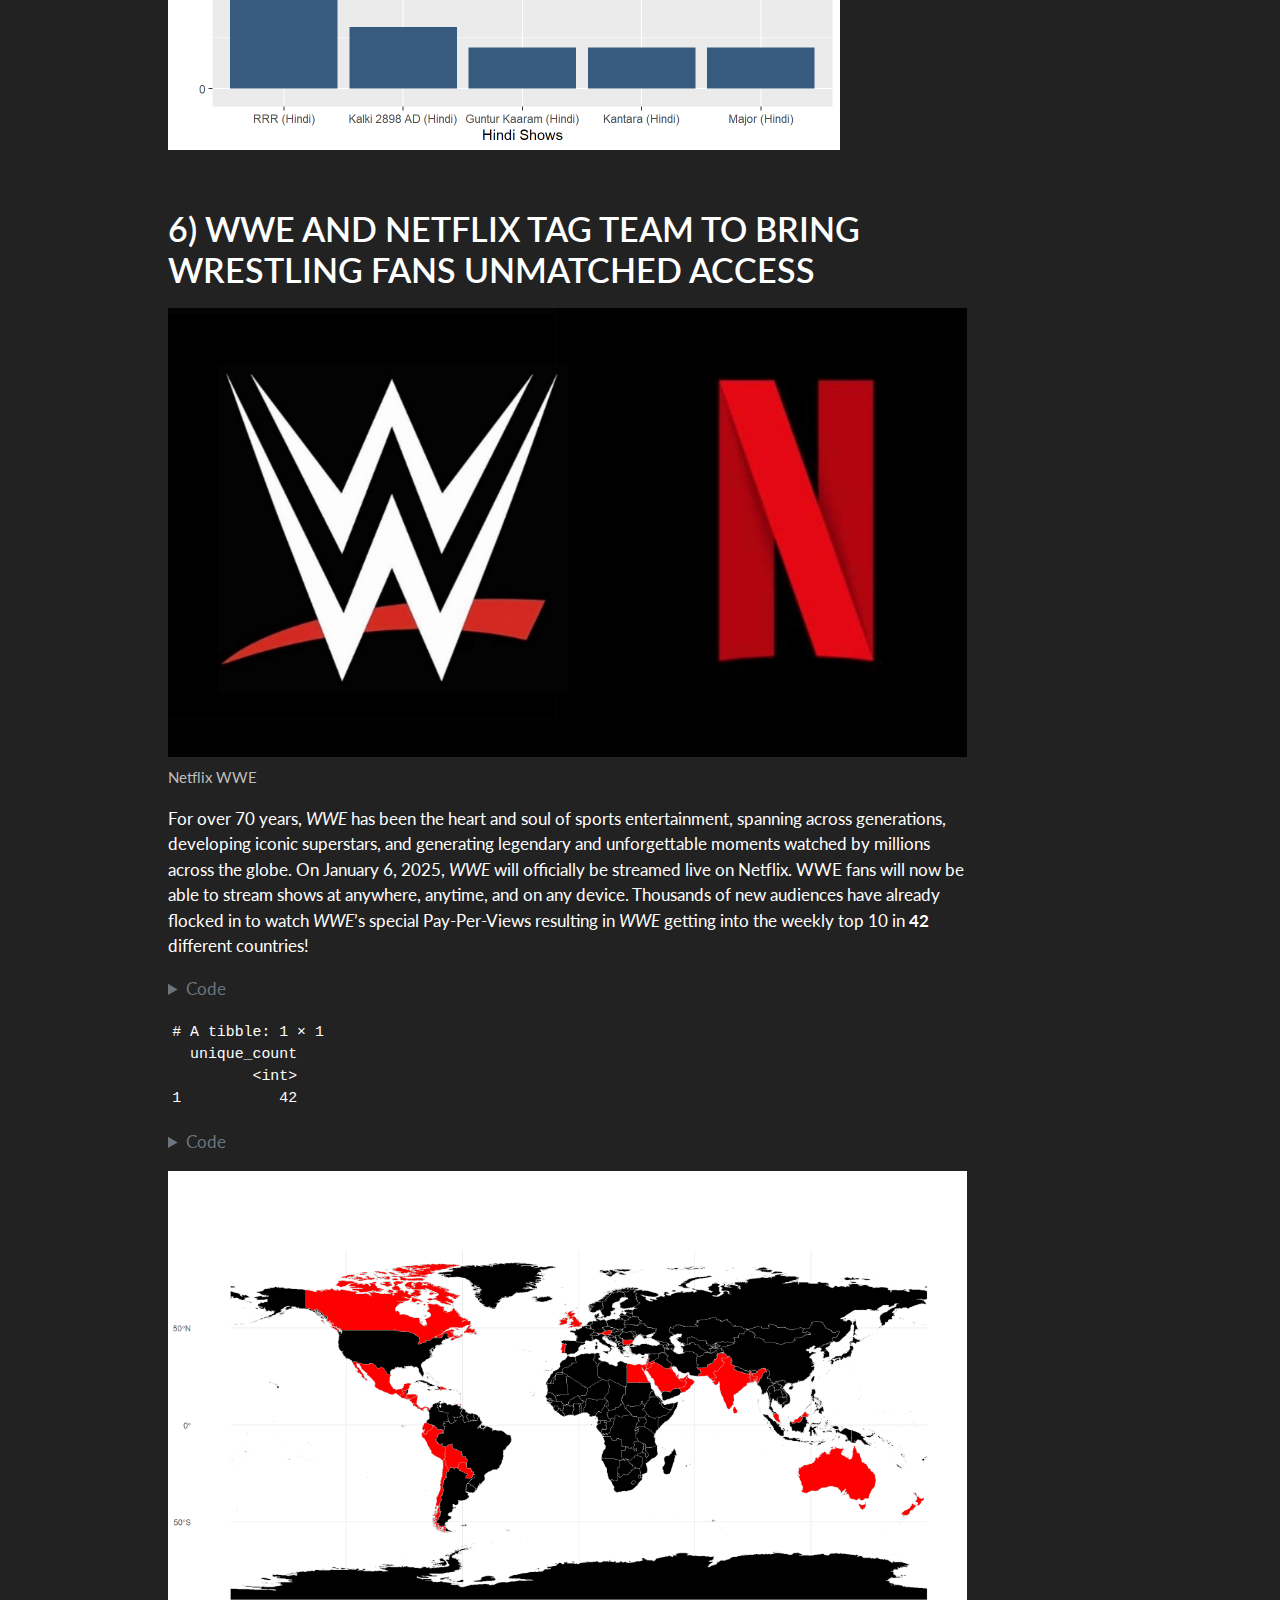
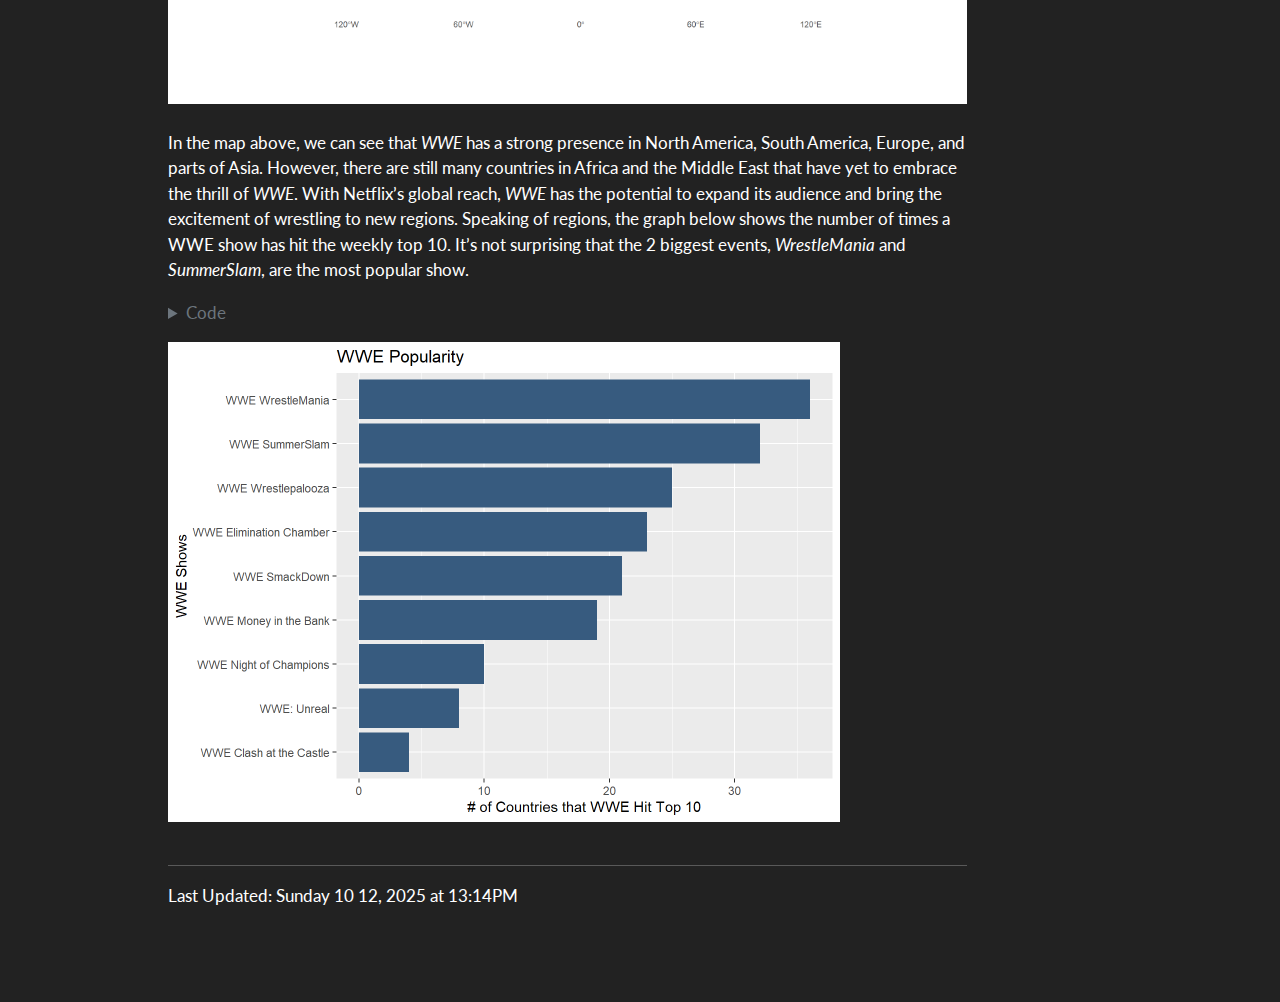
<file: docs/mp01.html>
<!DOCTYPE html>
<html xmlns="http://www.w3.org/1999/xhtml" lang="en" xml:lang="en"><head>

<meta charset="utf-8">
<meta name="generator" content="quarto-1.7.33">

<meta name="viewport" content="width=device-width, initial-scale=1.0, user-scalable=yes">

<meta name="author" content="Stanley Louie">
<meta name="dcterms.date" content="2025-10-12">

<title>Netflix’s Most Popular Programs: An Indepth Analysis – STA 9750 2025 Submission Material</title>
<style>
code{white-space: pre-wrap;}
span.smallcaps{font-variant: small-caps;}
div.columns{display: flex; gap: min(4vw, 1.5em);}
div.column{flex: auto; overflow-x: auto;}
div.hanging-indent{margin-left: 1.5em; text-indent: -1.5em;}
ul.task-list{list-style: none;}
ul.task-list li input[type="checkbox"] {
  width: 0.8em;
  margin: 0 0.8em 0.2em -1em; /* quarto-specific, see https://github.com/quarto-dev/quarto-cli/issues/4556 */ 
  vertical-align: middle;
}
/* CSS for syntax highlighting */
html { -webkit-text-size-adjust: 100%; }
pre > code.sourceCode { white-space: pre; position: relative; }
pre > code.sourceCode > span { display: inline-block; line-height: 1.25; }
pre > code.sourceCode > span:empty { height: 1.2em; }
.sourceCode { overflow: visible; }
code.sourceCode > span { color: inherit; text-decoration: inherit; }
div.sourceCode { margin: 1em 0; }
pre.sourceCode { margin: 0; }
@media screen {
div.sourceCode { overflow: auto; }
}
@media print {
pre > code.sourceCode { white-space: pre-wrap; }
pre > code.sourceCode > span { text-indent: -5em; padding-left: 5em; }
}
pre.numberSource code
  { counter-reset: source-line 0; }
pre.numberSource code > span
  { position: relative; left: -4em; counter-increment: source-line; }
pre.numberSource code > span > a:first-child::before
  { content: counter(source-line);
    position: relative; left: -1em; text-align: right; vertical-align: baseline;
    border: none; display: inline-block;
    -webkit-touch-callout: none; -webkit-user-select: none;
    -khtml-user-select: none; -moz-user-select: none;
    -ms-user-select: none; user-select: none;
    padding: 0 4px; width: 4em;
  }
pre.numberSource { margin-left: 3em;  padding-left: 4px; }
div.sourceCode
  {   }
@media screen {
pre > code.sourceCode > span > a:first-child::before { text-decoration: underline; }
}
</style>


<script src="site_libs/quarto-nav/quarto-nav.js"></script>
<script src="site_libs/quarto-nav/headroom.min.js"></script>
<script src="site_libs/clipboard/clipboard.min.js"></script>
<script src="site_libs/quarto-search/autocomplete.umd.js"></script>
<script src="site_libs/quarto-search/fuse.min.js"></script>
<script src="site_libs/quarto-search/quarto-search.js"></script>
<meta name="quarto:offset" content="./">
<script src="site_libs/quarto-html/quarto.js" type="module"></script>
<script src="site_libs/quarto-html/tabsets/tabsets.js" type="module"></script>
<script src="site_libs/quarto-html/popper.min.js"></script>
<script src="site_libs/quarto-html/tippy.umd.min.js"></script>
<script src="site_libs/quarto-html/anchor.min.js"></script>
<link href="site_libs/quarto-html/tippy.css" rel="stylesheet">
<link href="site_libs/quarto-html/quarto-syntax-highlighting-dark-bc185b5c5bdbcb35c2eb49d8a876ef70.css" rel="stylesheet" id="quarto-text-highlighting-styles">
<script src="site_libs/bootstrap/bootstrap.min.js"></script>
<link href="site_libs/bootstrap/bootstrap-icons.css" rel="stylesheet">
<link href="site_libs/bootstrap/bootstrap-e84dea4794a10ce3ad7229a836ad9ece.min.css" rel="stylesheet" append-hash="true" id="quarto-bootstrap" data-mode="dark">
<script id="quarto-search-options" type="application/json">{
  "location": "navbar",
  "copy-button": false,
  "collapse-after": 3,
  "panel-placement": "end",
  "type": "overlay",
  "limit": 50,
  "keyboard-shortcut": [
    "f",
    "/",
    "s"
  ],
  "show-item-context": false,
  "language": {
    "search-no-results-text": "No results",
    "search-matching-documents-text": "matching documents",
    "search-copy-link-title": "Copy link to search",
    "search-hide-matches-text": "Hide additional matches",
    "search-more-match-text": "more match in this document",
    "search-more-matches-text": "more matches in this document",
    "search-clear-button-title": "Clear",
    "search-text-placeholder": "",
    "search-detached-cancel-button-title": "Cancel",
    "search-submit-button-title": "Submit",
    "search-label": "Search"
  }
}</script>
<link href="site_libs/htmltools-fill-0.5.8.1/fill.css" rel="stylesheet">

<script src="site_libs/htmlwidgets-1.6.4/htmlwidgets.js"></script>

<link href="site_libs/datatables-css-0.0.0/datatables-crosstalk.css" rel="stylesheet">

<script src="site_libs/datatables-binding-0.34.0/datatables.js"></script>

<script src="site_libs/jquery-3.6.0/jquery-3.6.0.min.js"></script>

<link href="site_libs/dt-core-1.13.6/css/jquery.dataTables.min.css" rel="stylesheet">

<link href="site_libs/dt-core-1.13.6/css/jquery.dataTables.extra.css" rel="stylesheet">

<script src="site_libs/dt-core-1.13.6/js/jquery.dataTables.min.js"></script>

<link href="site_libs/crosstalk-1.2.1/css/crosstalk.min.css" rel="stylesheet">

<script src="site_libs/crosstalk-1.2.1/js/crosstalk.min.js"></script>



<link rel="stylesheet" href="styles.css">
</head>

<body class="nav-fixed quarto-light">

<div id="quarto-search-results"></div>
  <header id="quarto-header" class="headroom fixed-top">
    <nav class="navbar navbar-expand-lg " data-bs-theme="dark">
      <div class="navbar-container container-fluid">
      <div class="navbar-brand-container mx-auto">
    <a class="navbar-brand" href="./index.html">
    <span class="navbar-title">STA 9750 2025 Submission Material</span>
    </a>
  </div>
          <button class="navbar-toggler" type="button" data-bs-toggle="collapse" data-bs-target="#navbarCollapse" aria-controls="navbarCollapse" role="menu" aria-expanded="false" aria-label="Toggle navigation" onclick="if (window.quartoToggleHeadroom) { window.quartoToggleHeadroom(); }">
  <span class="navbar-toggler-icon"></span>
</button>
          <div class="collapse navbar-collapse" id="navbarCollapse">
            <ul class="navbar-nav navbar-nav-scroll ms-auto">
  <li class="nav-item">
    <a class="nav-link" href="./index.html"> 
<span class="menu-text">Home</span></a>
  </li>  
  <li class="nav-item">
    <a class="nav-link" href="./index.html"> 
<span class="menu-text">Mini Projects</span></a>
  </li>  
  <li class="nav-item">
    <a class="nav-link" href="./index.html"> 
<span class="menu-text">Course Projects</span></a>
  </li>  
</ul>
          </div> <!-- /navcollapse -->
            <div class="quarto-navbar-tools">
</div>
      </div> <!-- /container-fluid -->
    </nav>
</header>
<!-- content -->
<div id="quarto-content" class="quarto-container page-columns page-rows-contents page-layout-article page-navbar">
<!-- sidebar -->
<!-- margin-sidebar -->
    <div id="quarto-margin-sidebar" class="sidebar margin-sidebar">
        <nav id="TOC" role="doc-toc" class="toc-active">
    <h2 id="toc-title">On this page</h2>
   
  <ul>
  <li><a href="#summary" id="toc-summary" class="nav-link active" data-scroll-target="#summary">1) SUMMARY</a></li>
  <li><a href="#data-exploration" id="toc-data-exploration" class="nav-link" data-scroll-target="#data-exploration">2) DATA EXPLORATION</a></li>
  <li><a href="#fun-facts" id="toc-fun-facts" class="nav-link" data-scroll-target="#fun-facts">3) FUN FACTS</a></li>
  <li><a href="#endgame-in-the-upside-down-stranger-things-5-breaks-new-ground" id="toc-endgame-in-the-upside-down-stranger-things-5-breaks-new-ground" class="nav-link" data-scroll-target="#endgame-in-the-upside-down-stranger-things-5-breaks-new-ground">4) ENDGAME IN THE UPSIDE DOWN: STRANGER THINGS 5 BREAKS NEW GROUND</a></li>
  <li><a href="#from-bollywood-to-blockbusters-india-is-on-the-rise" id="toc-from-bollywood-to-blockbusters-india-is-on-the-rise" class="nav-link" data-scroll-target="#from-bollywood-to-blockbusters-india-is-on-the-rise">5) FROM BOLLYWOOD TO BLOCKBUSTERS: INDIA IS ON THE RISE</a></li>
  <li><a href="#wwe-and-netflix-tag-team-to-bring-wrestling-fans-unmatched-access" id="toc-wwe-and-netflix-tag-team-to-bring-wrestling-fans-unmatched-access" class="nav-link" data-scroll-target="#wwe-and-netflix-tag-team-to-bring-wrestling-fans-unmatched-access">6) WWE AND NETFLIX TAG TEAM TO BRING WRESTLING FANS UNMATCHED ACCESS</a></li>
  </ul>
</nav>
    </div>
<!-- main -->
<main class="content" id="quarto-document-content">

<header id="title-block-header" class="quarto-title-block default">
<div class="quarto-title">
<h1 class="title">Netflix’s Most Popular Programs: An Indepth Analysis</h1>
</div>



<div class="quarto-title-meta">

    <div>
    <div class="quarto-title-meta-heading">Author</div>
    <div class="quarto-title-meta-contents">
             <p>Stanley Louie </p>
          </div>
  </div>
    
    <div>
    <div class="quarto-title-meta-heading">Published</div>
    <div class="quarto-title-meta-contents">
      <p class="date">October 12, 2025</p>
    </div>
  </div>
  
    
  </div>
  


</header>


<p><img src="assets/netflix_pic.jpg" class="img-fluid" style="width:100.0%"></p>
<section id="summary" class="level1">
<h1>1) SUMMARY</h1>
<p>Netflix has been investing heavily in original TV series and film content with the main purpose of attracting a worldwide audience. Netflix is trying to put out a series of press releases highlighting their recent successes. The data analyzes the most popular Netflix films and TV shows between 2021 and 2025 in countries where Netflix is available and globally throughout the world.</p>
</section>
<section id="data-exploration" class="level1">
<h1>2) DATA EXPLORATION</h1>
<p>We are gathering the data from <a href="[https://www.netflix.com/tudum/top10]">Netflix’s TumDum Top 10</a>, and cleaning it.</p>
<div class="cell">
<details class="code-fold">
<summary>Code</summary>
<div class="sourceCode cell-code" id="cb1"><pre class="sourceCode r code-with-copy"><code class="sourceCode r"><span id="cb1-1"><a href="#cb1-1" aria-hidden="true" tabindex="-1"></a><span class="fu">options</span>(<span class="at">repos =</span> <span class="fu">c</span>(<span class="at">CRAN =</span> <span class="st">"https://cran.rstudio.com"</span>))</span>
<span id="cb1-2"><a href="#cb1-2" aria-hidden="true" tabindex="-1"></a><span class="fu">install.packages</span>(<span class="fu">c</span>(<span class="st">"ggplot2"</span>, <span class="st">"dplyr"</span>, <span class="st">"readr"</span>, <span class="st">"rnaturalearth"</span>, <span class="st">"rnaturalearthdata"</span>))</span>
<span id="cb1-3"><a href="#cb1-3" aria-hidden="true" tabindex="-1"></a></span>
<span id="cb1-4"><a href="#cb1-4" aria-hidden="true" tabindex="-1"></a></span>
<span id="cb1-5"><a href="#cb1-5" aria-hidden="true" tabindex="-1"></a><span class="fu">library</span>(readr)</span>
<span id="cb1-6"><a href="#cb1-6" aria-hidden="true" tabindex="-1"></a><span class="fu">library</span>(dplyr)</span>
<span id="cb1-7"><a href="#cb1-7" aria-hidden="true" tabindex="-1"></a><span class="fu">library</span>(stringr)</span>
<span id="cb1-8"><a href="#cb1-8" aria-hidden="true" tabindex="-1"></a><span class="fu">library</span>(DT)</span>
<span id="cb1-9"><a href="#cb1-9" aria-hidden="true" tabindex="-1"></a><span class="fu">library</span>(rnaturalearth)</span>
<span id="cb1-10"><a href="#cb1-10" aria-hidden="true" tabindex="-1"></a><span class="fu">library</span>(rnaturalearthdata)</span>
<span id="cb1-11"><a href="#cb1-11" aria-hidden="true" tabindex="-1"></a><span class="fu">library</span>(ggplot2)</span>
<span id="cb1-12"><a href="#cb1-12" aria-hidden="true" tabindex="-1"></a><span class="fu">library</span>(scales)</span>
<span id="cb1-13"><a href="#cb1-13" aria-hidden="true" tabindex="-1"></a></span>
<span id="cb1-14"><a href="#cb1-14" aria-hidden="true" tabindex="-1"></a></span>
<span id="cb1-15"><a href="#cb1-15" aria-hidden="true" tabindex="-1"></a><span class="cf">if</span>(<span class="sc">!</span><span class="fu">dir.exists</span>(<span class="fu">file.path</span>(<span class="st">"data"</span>, <span class="st">"mp01"</span>))){</span>
<span id="cb1-16"><a href="#cb1-16" aria-hidden="true" tabindex="-1"></a>    <span class="fu">dir.create</span>(<span class="fu">file.path</span>(<span class="st">"data"</span>, <span class="st">"mp01"</span>), <span class="at">showWarnings=</span><span class="cn">FALSE</span>, <span class="at">recursive=</span><span class="cn">TRUE</span>)</span>
<span id="cb1-17"><a href="#cb1-17" aria-hidden="true" tabindex="-1"></a>}</span>
<span id="cb1-18"><a href="#cb1-18" aria-hidden="true" tabindex="-1"></a></span>
<span id="cb1-19"><a href="#cb1-19" aria-hidden="true" tabindex="-1"></a>GLOBAL_TOP_10_FILENAME <span class="ot">&lt;-</span> <span class="fu">file.path</span>(<span class="st">"data"</span>, <span class="st">"mp01"</span>, <span class="st">"global_top10_alltime.csv"</span>)</span>
<span id="cb1-20"><a href="#cb1-20" aria-hidden="true" tabindex="-1"></a></span>
<span id="cb1-21"><a href="#cb1-21" aria-hidden="true" tabindex="-1"></a><span class="cf">if</span>(<span class="sc">!</span><span class="fu">file.exists</span>(GLOBAL_TOP_10_FILENAME)){</span>
<span id="cb1-22"><a href="#cb1-22" aria-hidden="true" tabindex="-1"></a>    <span class="fu">download.file</span>(<span class="st">"https://www.netflix.com/tudum/top10/data/all-weeks-global.tsv"</span>, </span>
<span id="cb1-23"><a href="#cb1-23" aria-hidden="true" tabindex="-1"></a>                  <span class="at">destfile=</span>GLOBAL_TOP_10_FILENAME)</span>
<span id="cb1-24"><a href="#cb1-24" aria-hidden="true" tabindex="-1"></a>}</span>
<span id="cb1-25"><a href="#cb1-25" aria-hidden="true" tabindex="-1"></a></span>
<span id="cb1-26"><a href="#cb1-26" aria-hidden="true" tabindex="-1"></a>COUNTRY_TOP_10_FILENAME <span class="ot">&lt;-</span> <span class="fu">file.path</span>(<span class="st">"data"</span>, <span class="st">"mp01"</span>, <span class="st">"country_top10_alltime.csv"</span>)</span>
<span id="cb1-27"><a href="#cb1-27" aria-hidden="true" tabindex="-1"></a></span>
<span id="cb1-28"><a href="#cb1-28" aria-hidden="true" tabindex="-1"></a><span class="cf">if</span>(<span class="sc">!</span><span class="fu">file.exists</span>(COUNTRY_TOP_10_FILENAME)){</span>
<span id="cb1-29"><a href="#cb1-29" aria-hidden="true" tabindex="-1"></a>    <span class="fu">download.file</span>(<span class="st">"https://www.netflix.com/tudum/top10/data/all-weeks-countries.tsv"</span>, </span>
<span id="cb1-30"><a href="#cb1-30" aria-hidden="true" tabindex="-1"></a>                  <span class="at">destfile=</span>COUNTRY_TOP_10_FILENAME)</span>
<span id="cb1-31"><a href="#cb1-31" aria-hidden="true" tabindex="-1"></a>}</span>
<span id="cb1-32"><a href="#cb1-32" aria-hidden="true" tabindex="-1"></a></span>
<span id="cb1-33"><a href="#cb1-33" aria-hidden="true" tabindex="-1"></a>COUNTRY_TOP_10_FILENAME <span class="ot">&lt;-</span> <span class="fu">file.path</span>(<span class="st">"data"</span>, <span class="st">"mp01"</span>, <span class="st">"country_top10_alltime.csv"</span>)</span>
<span id="cb1-34"><a href="#cb1-34" aria-hidden="true" tabindex="-1"></a></span>
<span id="cb1-35"><a href="#cb1-35" aria-hidden="true" tabindex="-1"></a><span class="co"># Data cleaning to replace "N/A" string with N/A</span></span>
<span id="cb1-36"><a href="#cb1-36" aria-hidden="true" tabindex="-1"></a></span>
<span id="cb1-37"><a href="#cb1-37" aria-hidden="true" tabindex="-1"></a>GLOBAL_TOP_10 <span class="ot">&lt;-</span> <span class="fu">read_tsv</span>(GLOBAL_TOP_10_FILENAME, <span class="at">na=</span><span class="fu">c</span>(<span class="st">"N/A"</span>))</span>
<span id="cb1-38"><a href="#cb1-38" aria-hidden="true" tabindex="-1"></a></span>
<span id="cb1-39"><a href="#cb1-39" aria-hidden="true" tabindex="-1"></a>COUNTRY_TOP_10 <span class="ot">&lt;-</span> <span class="fu">read_tsv</span>(COUNTRY_TOP_10_FILENAME, <span class="at">na=</span><span class="fu">c</span>(<span class="st">"N/A"</span>))</span></code><button title="Copy to Clipboard" class="code-copy-button"><i class="bi"></i></button></pre></div>
</details>
</div>
</section>
<section id="fun-facts" class="level1">
<h1>3) FUN FACTS</h1>
<ul>
<li>Netflix operates in <strong>94</strong> different countries.</li>
</ul>
<div class="cell">
<details class="code-fold">
<summary>Code</summary>
<div class="sourceCode cell-code" id="cb2"><pre class="sourceCode r code-with-copy"><code class="sourceCode r"><span id="cb2-1"><a href="#cb2-1" aria-hidden="true" tabindex="-1"></a>num_countries <span class="ot">&lt;-</span> COUNTRY_TOP_10 <span class="sc">%&gt;%</span> <span class="fu">distinct</span>(country_name) <span class="sc">%&gt;%</span> <span class="fu">count</span>()</span></code><button title="Copy to Clipboard" class="code-copy-button"><i class="bi"></i></button></pre></div>
</details>
</div>
<ul>
<li>Of all the non-english Netflix films, <em>All Quiet on the Western Front</em> ranks number one with <strong>23</strong> consecutive weeks in the global top 10.</li>
</ul>
<div class="cell">
<details class="code-fold">
<summary>Code</summary>
<div class="sourceCode cell-code" id="cb3"><pre class="sourceCode r code-with-copy"><code class="sourceCode r"><span id="cb3-1"><a href="#cb3-1" aria-hidden="true" tabindex="-1"></a>non_engtop10 <span class="ot">&lt;-</span> GLOBAL_TOP_10 <span class="sc">|&gt;</span> <span class="fu">select</span>(category, show_title, cumulative_weeks_in_top_10) <span class="sc">|&gt;</span></span>
<span id="cb3-2"><a href="#cb3-2" aria-hidden="true" tabindex="-1"></a>  <span class="fu">filter</span>(category <span class="sc">==</span> <span class="st">"Films (Non-English)"</span>) <span class="sc">|&gt;</span></span>
<span id="cb3-3"><a href="#cb3-3" aria-hidden="true" tabindex="-1"></a>  <span class="fu">arrange</span>(<span class="fu">desc</span>(cumulative_weeks_in_top_10))</span></code><button title="Copy to Clipboard" class="code-copy-button"><i class="bi"></i></button></pre></div>
</details>
</div>
<ul>
<li>The longest film to have ever appeared in Netflix global Top 10 is <em>Pushpa P: The Rule (Reloaded Version)</em> which has a runtime of <strong>224</strong> minutes.</li>
</ul>
<div class="cell">
<details class="code-fold">
<summary>Code</summary>
<div class="sourceCode cell-code" id="cb4"><pre class="sourceCode r code-with-copy"><code class="sourceCode r"><span id="cb4-1"><a href="#cb4-1" aria-hidden="true" tabindex="-1"></a>longest_film <span class="ot">&lt;-</span> GLOBAL_TOP_10 <span class="sc">|&gt;</span> <span class="fu">select</span>(show_title, category, runtime) <span class="sc">|&gt;</span> </span>
<span id="cb4-2"><a href="#cb4-2" aria-hidden="true" tabindex="-1"></a>  <span class="fu">filter</span>(category <span class="sc">==</span> <span class="st">"Films (Non-English)"</span> <span class="sc">|</span> category <span class="sc">==</span> <span class="st">"Films (English)"</span>)<span class="sc">|&gt;</span> </span>
<span id="cb4-3"><a href="#cb4-3" aria-hidden="true" tabindex="-1"></a>  <span class="fu">mutate</span>(<span class="at">runtime_mins =</span> <span class="fu">round</span>(runtime <span class="sc">*</span> <span class="dv">60</span>)) <span class="sc">|&gt;</span> <span class="fu">arrange</span>(<span class="fu">desc</span>(runtime_mins)) <span class="sc">|&gt;</span> </span>
<span id="cb4-4"><a href="#cb4-4" aria-hidden="true" tabindex="-1"></a>  <span class="fu">distinct</span>(show_title, category, runtime, runtime_mins) </span>
<span id="cb4-5"><a href="#cb4-5" aria-hidden="true" tabindex="-1"></a></span>
<span id="cb4-6"><a href="#cb4-6" aria-hidden="true" tabindex="-1"></a>longest_film <span class="sc">|&gt;</span> </span>
<span id="cb4-7"><a href="#cb4-7" aria-hidden="true" tabindex="-1"></a>    <span class="fu">head</span>(<span class="at">n=</span><span class="dv">5</span>) <span class="sc">|&gt;</span></span>
<span id="cb4-8"><a href="#cb4-8" aria-hidden="true" tabindex="-1"></a>    <span class="fu">datatable</span>(<span class="at">options=</span><span class="fu">list</span>(<span class="at">searching=</span><span class="cn">FALSE</span>, <span class="at">info=</span><span class="cn">FALSE</span>)) <span class="sc">|&gt;</span> </span>
<span id="cb4-9"><a href="#cb4-9" aria-hidden="true" tabindex="-1"></a>  <span class="fu">formatStyle</span>(<span class="at">columns =</span> <span class="fu">names</span>(longest_film),</span>
<span id="cb4-10"><a href="#cb4-10" aria-hidden="true" tabindex="-1"></a>              <span class="at">color =</span><span class="st">'white'</span>)</span></code><button title="Copy to Clipboard" class="code-copy-button"><i class="bi"></i></button></pre></div>
</details>
<div class="cell-output-display">
<div class="datatables html-widget html-fill-item" id="htmlwidget-80425e51c284336e6c9b" style="width:100%;height:auto;"></div>
<script type="application/json" data-for="htmlwidget-80425e51c284336e6c9b">{"x":{"filter":"none","vertical":false,"data":[["1","2","3","4","5"],["Pushpa 2: The Rule (Reloaded Version)","Animal","Titanic","aka Charlie Sheen","Horizon: An American Saga: Chapter 1"],["Films (Non-English)","Films (Non-English)","Films (English)","Films (English)","Films (English)"],[3.7333,3.35,3.25,3.0333,3.0167],[224,201,195,182,181]],"container":"<table class=\"display\">\n  <thead>\n    <tr>\n      <th> <\/th>\n      <th>show_title<\/th>\n      <th>category<\/th>\n      <th>runtime<\/th>\n      <th>runtime_mins<\/th>\n    <\/tr>\n  <\/thead>\n<\/table>","options":{"searching":false,"info":false,"columnDefs":[{"className":"dt-right","targets":[3,4]},{"orderable":false,"targets":0},{"name":" ","targets":0},{"name":"show_title","targets":1},{"name":"category","targets":2},{"name":"runtime","targets":3},{"name":"runtime_mins","targets":4}],"order":[],"autoWidth":false,"orderClasses":false,"rowCallback":"function(row, data, displayNum, displayIndex, dataIndex) {\nvar value=data[1]; $(this.api().cell(row, 1).node()).css({'color':'white'});\nvar value=data[2]; $(this.api().cell(row, 2).node()).css({'color':'white'});\nvar value=data[3]; $(this.api().cell(row, 3).node()).css({'color':'white'});\nvar value=data[4]; $(this.api().cell(row, 4).node()).css({'color':'white'});\n}"}},"evals":["options.rowCallback"],"jsHooks":[]}</script>
</div>
</div>
<ul>
<li>Of the four categories of Netflix’s Global Top 10, <em>TV (English)</em> has the most total hours of global viewership with a staggering <strong>66,060,030,000</strong> weekly hour views.</li>
</ul>
<div class="cell">
<details class="code-fold">
<summary>Code</summary>
<div class="sourceCode cell-code" id="cb5"><pre class="sourceCode r code-with-copy"><code class="sourceCode r"><span id="cb5-1"><a href="#cb5-1" aria-hidden="true" tabindex="-1"></a>total_weekly_viewers <span class="ot">&lt;-</span> GLOBAL_TOP_10 <span class="sc">%&gt;%</span> <span class="fu">group_by</span>(category) <span class="sc">%&gt;%</span> </span>
<span id="cb5-2"><a href="#cb5-2" aria-hidden="true" tabindex="-1"></a>  <span class="fu">summarise</span>(<span class="at">total =</span> <span class="fu">sum</span>(weekly_hours_viewed)) <span class="sc">%&gt;%</span> <span class="fu">arrange</span>(<span class="fu">desc</span>(total))</span></code><button title="Copy to Clipboard" class="code-copy-button"><i class="bi"></i></button></pre></div>
</details>
</div>
<ul>
<li><em>Money Heist</em> has the longest run in a country’s Top 10 with <strong>127</strong> consecutive weeks in <strong>Pakistan</strong>.</li>
</ul>
<div class="cell">
<details class="code-fold">
<summary>Code</summary>
<div class="sourceCode cell-code" id="cb6"><pre class="sourceCode r code-with-copy"><code class="sourceCode r"><span id="cb6-1"><a href="#cb6-1" aria-hidden="true" tabindex="-1"></a>tv_tops <span class="ot">&lt;-</span> COUNTRY_TOP_10 <span class="sc">|&gt;</span> </span>
<span id="cb6-2"><a href="#cb6-2" aria-hidden="true" tabindex="-1"></a>  <span class="fu">select</span>(category, show_title, cumulative_weeks_in_top_10,country_name) <span class="sc">|&gt;</span> </span>
<span id="cb6-3"><a href="#cb6-3" aria-hidden="true" tabindex="-1"></a>  <span class="fu">filter</span>(category <span class="sc">==</span> <span class="st">"TV"</span>) <span class="sc">|&gt;</span> <span class="fu">distinct</span>(show_title, country_name, <span class="at">.keep_all =</span> <span class="cn">TRUE</span>) <span class="sc">|&gt;</span></span>
<span id="cb6-4"><a href="#cb6-4" aria-hidden="true" tabindex="-1"></a>  <span class="fu">arrange</span>(<span class="fu">desc</span>(cumulative_weeks_in_top_10))</span>
<span id="cb6-5"><a href="#cb6-5" aria-hidden="true" tabindex="-1"></a></span>
<span id="cb6-6"><a href="#cb6-6" aria-hidden="true" tabindex="-1"></a>tv_tops <span class="sc">|&gt;</span> </span>
<span id="cb6-7"><a href="#cb6-7" aria-hidden="true" tabindex="-1"></a>    <span class="fu">head</span>(<span class="at">n=</span><span class="dv">5</span>) <span class="sc">|&gt;</span></span>
<span id="cb6-8"><a href="#cb6-8" aria-hidden="true" tabindex="-1"></a>    <span class="fu">datatable</span>(<span class="at">options=</span><span class="fu">list</span>(<span class="at">searching=</span><span class="cn">FALSE</span>, <span class="at">info=</span><span class="cn">FALSE</span>)) <span class="sc">|&gt;</span> </span>
<span id="cb6-9"><a href="#cb6-9" aria-hidden="true" tabindex="-1"></a>  <span class="fu">formatStyle</span>(<span class="at">columns =</span> <span class="fu">names</span>(tv_tops),</span>
<span id="cb6-10"><a href="#cb6-10" aria-hidden="true" tabindex="-1"></a>              <span class="at">color =</span><span class="st">'white'</span>)</span></code><button title="Copy to Clipboard" class="code-copy-button"><i class="bi"></i></button></pre></div>
</details>
<div class="cell-output-display">
<div class="datatables html-widget html-fill-item" id="htmlwidget-e12511f366d5525c290f" style="width:100%;height:auto;"></div>
<script type="application/json" data-for="htmlwidget-e12511f366d5525c290f">{"x":{"filter":"none","vertical":false,"data":[["1","2","3","4","5"],["TV","TV","TV","TV","TV"],["Money Heist","Lottie Dottie Chicken","Pablo Escobar, el patrón del mal","Pablo Escobar, el patrón del mal","Pasión de Gavilanes"],[127,114,102,102,102],["Pakistan","Brazil","Colombia","El Salvador","Honduras"]],"container":"<table class=\"display\">\n  <thead>\n    <tr>\n      <th> <\/th>\n      <th>category<\/th>\n      <th>show_title<\/th>\n      <th>cumulative_weeks_in_top_10<\/th>\n      <th>country_name<\/th>\n    <\/tr>\n  <\/thead>\n<\/table>","options":{"searching":false,"info":false,"columnDefs":[{"className":"dt-right","targets":3},{"orderable":false,"targets":0},{"name":" ","targets":0},{"name":"category","targets":1},{"name":"show_title","targets":2},{"name":"cumulative_weeks_in_top_10","targets":3},{"name":"country_name","targets":4}],"order":[],"autoWidth":false,"orderClasses":false,"rowCallback":"function(row, data, displayNum, displayIndex, dataIndex) {\nvar value=data[1]; $(this.api().cell(row, 1).node()).css({'color':'white'});\nvar value=data[2]; $(this.api().cell(row, 2).node()).css({'color':'white'});\nvar value=data[3]; $(this.api().cell(row, 3).node()).css({'color':'white'});\nvar value=data[4]; $(this.api().cell(row, 4).node()).css({'color':'white'});\n}"}},"evals":["options.rowCallback"],"jsHooks":[]}</script>
</div>
</div>
<ul>
<li>Throughout 2021 to 2025, only <strong>Russia</strong> has less than 200 weeks of service with only <strong>35</strong> weeks of data.</li>
</ul>
<div class="cell">
<details class="code-fold">
<summary>Code</summary>
<div class="sourceCode cell-code" id="cb7"><pre class="sourceCode r code-with-copy"><code class="sourceCode r"><span id="cb7-1"><a href="#cb7-1" aria-hidden="true" tabindex="-1"></a>country_removed <span class="ot">&lt;-</span> COUNTRY_TOP_10 <span class="sc">|&gt;</span> <span class="fu">group_by</span>(country_name) <span class="sc">|&gt;</span> </span>
<span id="cb7-2"><a href="#cb7-2" aria-hidden="true" tabindex="-1"></a>  <span class="fu">summarise</span>(<span class="at">num_weeks =</span> <span class="fu">n_distinct</span>(week)) <span class="sc">|&gt;</span> </span>
<span id="cb7-3"><a href="#cb7-3" aria-hidden="true" tabindex="-1"></a>  <span class="fu">arrange</span>(num_weeks)</span>
<span id="cb7-4"><a href="#cb7-4" aria-hidden="true" tabindex="-1"></a></span>
<span id="cb7-5"><a href="#cb7-5" aria-hidden="true" tabindex="-1"></a>country_removed <span class="sc">|&gt;</span> </span>
<span id="cb7-6"><a href="#cb7-6" aria-hidden="true" tabindex="-1"></a>    <span class="fu">head</span>(<span class="at">n=</span><span class="dv">3</span>) <span class="sc">|&gt;</span></span>
<span id="cb7-7"><a href="#cb7-7" aria-hidden="true" tabindex="-1"></a>    <span class="fu">datatable</span>(<span class="at">options=</span><span class="fu">list</span>(<span class="at">searching=</span><span class="cn">FALSE</span>, <span class="at">info=</span><span class="cn">FALSE</span>)) <span class="sc">|&gt;</span> </span>
<span id="cb7-8"><a href="#cb7-8" aria-hidden="true" tabindex="-1"></a>  <span class="fu">formatStyle</span>(<span class="at">columns =</span> <span class="fu">names</span>(country_removed),</span>
<span id="cb7-9"><a href="#cb7-9" aria-hidden="true" tabindex="-1"></a>              <span class="at">color =</span><span class="st">'white'</span>)</span></code><button title="Copy to Clipboard" class="code-copy-button"><i class="bi"></i></button></pre></div>
</details>
<div class="cell-output-display">
<div class="datatables html-widget html-fill-item" id="htmlwidget-492359513daeeaad6015" style="width:100%;height:auto;"></div>
<script type="application/json" data-for="htmlwidget-492359513daeeaad6015">{"x":{"filter":"none","vertical":false,"data":[["1","2","3"],["Russia","Argentina","Australia"],[35,221,221]],"container":"<table class=\"display\">\n  <thead>\n    <tr>\n      <th> <\/th>\n      <th>country_name<\/th>\n      <th>num_weeks<\/th>\n    <\/tr>\n  <\/thead>\n<\/table>","options":{"searching":false,"info":false,"columnDefs":[{"className":"dt-right","targets":2},{"orderable":false,"targets":0},{"name":" ","targets":0},{"name":"country_name","targets":1},{"name":"num_weeks","targets":2}],"order":[],"autoWidth":false,"orderClasses":false,"rowCallback":"function(row, data, displayNum, displayIndex, dataIndex) {\nvar value=data[1]; $(this.api().cell(row, 1).node()).css({'color':'white'});\nvar value=data[2]; $(this.api().cell(row, 2).node()).css({'color':'white'});\n}"}},"evals":["options.rowCallback"],"jsHooks":[]}</script>
</div>
</div>
<ul>
<li>The total viewership for the TV show <em>Squid Game</em> from Season 1 to Season 3 is <strong>5,048,300,000</strong> hours.</li>
</ul>
<div class="cell">
<details class="code-fold">
<summary>Code</summary>
<div class="sourceCode cell-code" id="cb8"><pre class="sourceCode r code-with-copy"><code class="sourceCode r"><span id="cb8-1"><a href="#cb8-1" aria-hidden="true" tabindex="-1"></a>tot_hrs_squgame <span class="ot">&lt;-</span> GLOBAL_TOP_10 <span class="sc">|&gt;</span> </span>
<span id="cb8-2"><a href="#cb8-2" aria-hidden="true" tabindex="-1"></a>  <span class="fu">select</span>(season_title, weekly_hours_viewed) <span class="sc">|&gt;</span> </span>
<span id="cb8-3"><a href="#cb8-3" aria-hidden="true" tabindex="-1"></a>  <span class="fu">filter</span>(<span class="fu">str_detect</span>(season_title, <span class="st">"Squid Game: Season"</span>)) <span class="sc">|&gt;</span> </span>
<span id="cb8-4"><a href="#cb8-4" aria-hidden="true" tabindex="-1"></a>  <span class="fu">summarise</span>(<span class="at">total_hrs =</span> <span class="fu">sum</span>(weekly_hours_viewed))</span></code><button title="Copy to Clipboard" class="code-copy-button"><i class="bi"></i></button></pre></div>
</details>
</div>
<ul>
<li>The movie <em>Red Notice</em> has <strong>201,390,863</strong> weekly hour views in 2021.</li>
</ul>
<div class="cell">
<details class="code-fold">
<summary>Code</summary>
<div class="sourceCode cell-code" id="cb9"><pre class="sourceCode r code-with-copy"><code class="sourceCode r"><span id="cb9-1"><a href="#cb9-1" aria-hidden="true" tabindex="-1"></a>red_weekly_views <span class="ot">&lt;-</span> GLOBAL_TOP_10 <span class="sc">|&gt;</span> </span>
<span id="cb9-2"><a href="#cb9-2" aria-hidden="true" tabindex="-1"></a>  <span class="fu">select</span>(week, show_title, weekly_hours_viewed) <span class="sc">|&gt;</span> </span>
<span id="cb9-3"><a href="#cb9-3" aria-hidden="true" tabindex="-1"></a>  <span class="fu">filter</span>(<span class="fu">str_detect</span>(week, <span class="st">"2021"</span>),show_title <span class="sc">==</span> <span class="st">"Red Notice"</span>) <span class="sc">|&gt;</span> </span>
<span id="cb9-4"><a href="#cb9-4" aria-hidden="true" tabindex="-1"></a>  <span class="fu">summarise</span>(<span class="at">total_wkly_hrs =</span> <span class="fu">sum</span>(weekly_hours_viewed)) <span class="sc">|&gt;</span></span>
<span id="cb9-5"><a href="#cb9-5" aria-hidden="true" tabindex="-1"></a>  </span>
<span id="cb9-6"><a href="#cb9-6" aria-hidden="true" tabindex="-1"></a><span class="co">#convert Red Notice film time from 1hr 58 mins to 1.97hrs</span></span>
<span id="cb9-7"><a href="#cb9-7" aria-hidden="true" tabindex="-1"></a></span>
<span id="cb9-8"><a href="#cb9-8" aria-hidden="true" tabindex="-1"></a>  <span class="fu">summarise</span>(<span class="at">red_total_views =</span> total_wkly_hrs<span class="sc">/</span> <span class="fl">1.97</span>)</span></code><button title="Copy to Clipboard" class="code-copy-button"><i class="bi"></i></button></pre></div>
</details>
</div>
<ul>
<li>There are <strong>45</strong> films that reached No.1 but did not originally debut with the most recent one being <em>Unknown Number: The High School Catfish</em> in the US.</li>
</ul>
<div class="cell">
<details class="code-fold">
<summary>Code</summary>
<div class="sourceCode cell-code" id="cb10"><pre class="sourceCode r code-with-copy"><code class="sourceCode r"><span id="cb10-1"><a href="#cb10-1" aria-hidden="true" tabindex="-1"></a><span class="co"># Create a variable that stores only us films</span></span>
<span id="cb10-2"><a href="#cb10-2" aria-hidden="true" tabindex="-1"></a>us_films <span class="ot">&lt;-</span> COUNTRY_TOP_10 <span class="sc">|&gt;</span> </span>
<span id="cb10-3"><a href="#cb10-3" aria-hidden="true" tabindex="-1"></a>  <span class="fu">select</span>(country_iso2,week, show_title, weekly_rank, category) <span class="sc">|&gt;</span> </span>
<span id="cb10-4"><a href="#cb10-4" aria-hidden="true" tabindex="-1"></a>  <span class="fu">filter</span>(country_iso2 <span class="sc">==</span> <span class="st">"US"</span>, category <span class="sc">==</span> <span class="st">"Films"</span>)</span>
<span id="cb10-5"><a href="#cb10-5" aria-hidden="true" tabindex="-1"></a> </span>
<span id="cb10-6"><a href="#cb10-6" aria-hidden="true" tabindex="-1"></a><span class="co"># Get all the films that eventually hit No.1 and most recent one.</span></span>
<span id="cb10-7"><a href="#cb10-7" aria-hidden="true" tabindex="-1"></a></span>
<span id="cb10-8"><a href="#cb10-8" aria-hidden="true" tabindex="-1"></a>us_tops <span class="ot">&lt;-</span> us_films <span class="sc">%&gt;%</span> <span class="fu">group_by</span>(show_title) <span class="sc">%&gt;%</span> </span>
<span id="cb10-9"><a href="#cb10-9" aria-hidden="true" tabindex="-1"></a>  <span class="fu">summarise</span>(<span class="at">debut_rank =</span> weekly_rank[<span class="fu">which.min</span>(week)], </span>
<span id="cb10-10"><a href="#cb10-10" aria-hidden="true" tabindex="-1"></a>            <span class="at">first_hit_week =</span> <span class="fu">min</span>(week[weekly_rank <span class="sc">==</span> <span class="dv">1</span>]), </span>
<span id="cb10-11"><a href="#cb10-11" aria-hidden="true" tabindex="-1"></a>            <span class="at">hit_no1 =</span> <span class="fu">any</span>(weekly_rank <span class="sc">==</span> <span class="dv">1</span>)) <span class="sc">%&gt;%</span> </span>
<span id="cb10-12"><a href="#cb10-12" aria-hidden="true" tabindex="-1"></a>  <span class="fu">filter</span>(hit_no1, debut_rank <span class="sc">!=</span> <span class="dv">1</span>) <span class="sc">%&gt;%</span> </span>
<span id="cb10-13"><a href="#cb10-13" aria-hidden="true" tabindex="-1"></a>  <span class="fu">select</span>(show_title, debut_rank, first_hit_week) <span class="sc">|&gt;</span> </span>
<span id="cb10-14"><a href="#cb10-14" aria-hidden="true" tabindex="-1"></a>  <span class="fu">arrange</span>(<span class="fu">desc</span>(first_hit_week))</span>
<span id="cb10-15"><a href="#cb10-15" aria-hidden="true" tabindex="-1"></a></span>
<span id="cb10-16"><a href="#cb10-16" aria-hidden="true" tabindex="-1"></a>us_tops <span class="sc">|&gt;</span> </span>
<span id="cb10-17"><a href="#cb10-17" aria-hidden="true" tabindex="-1"></a>    <span class="fu">head</span>(<span class="at">n=</span><span class="dv">5</span>) <span class="sc">|&gt;</span></span>
<span id="cb10-18"><a href="#cb10-18" aria-hidden="true" tabindex="-1"></a>    <span class="fu">datatable</span>(<span class="at">options=</span><span class="fu">list</span>(<span class="at">searching=</span><span class="cn">FALSE</span>, <span class="at">info=</span><span class="cn">FALSE</span>)) <span class="sc">|&gt;</span> </span>
<span id="cb10-19"><a href="#cb10-19" aria-hidden="true" tabindex="-1"></a>  <span class="fu">formatStyle</span>(<span class="at">columns =</span> <span class="fu">names</span>(us_tops),</span>
<span id="cb10-20"><a href="#cb10-20" aria-hidden="true" tabindex="-1"></a>              <span class="at">color =</span><span class="st">'white'</span>)</span></code><button title="Copy to Clipboard" class="code-copy-button"><i class="bi"></i></button></pre></div>
</details>
<div class="cell-output-display">
<div class="datatables html-widget html-fill-item" id="htmlwidget-5725fed99dd886397ffa" style="width:100%;height:auto;"></div>
<script type="application/json" data-for="htmlwidget-5725fed99dd886397ffa">{"x":{"filter":"none","vertical":false,"data":[["1","2","3","4","5"],["Unknown Number: The High School Catfish","KPop Demon Hunters","Plane","The Wild Robot","Despicable Me 4"],[4,6,2,3,2],["2025-09-07","2025-08-10","2025-06-22","2025-06-01","2025-03-09"]],"container":"<table class=\"display\">\n  <thead>\n    <tr>\n      <th> <\/th>\n      <th>show_title<\/th>\n      <th>debut_rank<\/th>\n      <th>first_hit_week<\/th>\n    <\/tr>\n  <\/thead>\n<\/table>","options":{"searching":false,"info":false,"columnDefs":[{"className":"dt-right","targets":2},{"orderable":false,"targets":0},{"name":" ","targets":0},{"name":"show_title","targets":1},{"name":"debut_rank","targets":2},{"name":"first_hit_week","targets":3}],"order":[],"autoWidth":false,"orderClasses":false,"rowCallback":"function(row, data, displayNum, displayIndex, dataIndex) {\nvar value=data[1]; $(this.api().cell(row, 1).node()).css({'color':'white'});\nvar value=data[2]; $(this.api().cell(row, 2).node()).css({'color':'white'});\nvar value=data[3]; $(this.api().cell(row, 3).node()).css({'color':'white'});\n}"}},"evals":["options.rowCallback"],"jsHooks":[]}</script>
</div>
</div>
<ul>
<li>There are <strong>7</strong> TV shows tied that hit top 10 in the most countries during its debut week with <strong>94</strong> countries.</li>
</ul>
<div class="cell">
<details class="code-fold">
<summary>Code</summary>
<div class="sourceCode cell-code" id="cb11"><pre class="sourceCode r code-with-copy"><code class="sourceCode r"><span id="cb11-1"><a href="#cb11-1" aria-hidden="true" tabindex="-1"></a>debut <span class="ot">&lt;-</span> COUNTRY_TOP_10 <span class="sc">%&gt;%</span> <span class="fu">filter</span>(category <span class="sc">==</span><span class="st">"TV"</span>) <span class="sc">%&gt;%</span> </span>
<span id="cb11-2"><a href="#cb11-2" aria-hidden="true" tabindex="-1"></a>  <span class="fu">group_by</span>(show_title, country_name) <span class="sc">%&gt;%</span> </span>
<span id="cb11-3"><a href="#cb11-3" aria-hidden="true" tabindex="-1"></a>  <span class="fu">summarise</span>(<span class="at">debut_week =</span> <span class="fu">min</span>(week), </span>
<span id="cb11-4"><a href="#cb11-4" aria-hidden="true" tabindex="-1"></a>            <span class="at">debut_rank =</span> weekly_rank[<span class="fu">which.min</span>(week)], </span>
<span id="cb11-5"><a href="#cb11-5" aria-hidden="true" tabindex="-1"></a>            <span class="at">.groups=</span><span class="st">"drop"</span> ) <span class="sc">%&gt;%</span> </span>
<span id="cb11-6"><a href="#cb11-6" aria-hidden="true" tabindex="-1"></a>  <span class="fu">group_by</span>(show_title) <span class="sc">%&gt;%</span> </span>
<span id="cb11-7"><a href="#cb11-7" aria-hidden="true" tabindex="-1"></a>  <span class="fu">summarise</span>(<span class="at">countries_in_top_10 =</span> <span class="fu">n_distinct</span>(country_name), </span>
<span id="cb11-8"><a href="#cb11-8" aria-hidden="true" tabindex="-1"></a>            <span class="at">.groups=</span> <span class="st">"drop"</span>) <span class="sc">%&gt;%</span> </span>
<span id="cb11-9"><a href="#cb11-9" aria-hidden="true" tabindex="-1"></a>  <span class="fu">arrange</span>(<span class="fu">desc</span>(countries_in_top_10))</span>
<span id="cb11-10"><a href="#cb11-10" aria-hidden="true" tabindex="-1"></a></span>
<span id="cb11-11"><a href="#cb11-11" aria-hidden="true" tabindex="-1"></a></span>
<span id="cb11-12"><a href="#cb11-12" aria-hidden="true" tabindex="-1"></a>debut <span class="sc">|&gt;</span> </span>
<span id="cb11-13"><a href="#cb11-13" aria-hidden="true" tabindex="-1"></a>    <span class="fu">head</span>(<span class="at">n=</span><span class="dv">10</span>) <span class="sc">|&gt;</span></span>
<span id="cb11-14"><a href="#cb11-14" aria-hidden="true" tabindex="-1"></a>    <span class="fu">datatable</span>(<span class="at">options=</span><span class="fu">list</span>(<span class="at">searching=</span><span class="cn">FALSE</span>, <span class="at">info=</span><span class="cn">FALSE</span>)) <span class="sc">|&gt;</span> </span>
<span id="cb11-15"><a href="#cb11-15" aria-hidden="true" tabindex="-1"></a>  <span class="fu">formatStyle</span>(<span class="at">columns =</span> <span class="fu">names</span>(debut),</span>
<span id="cb11-16"><a href="#cb11-16" aria-hidden="true" tabindex="-1"></a>              <span class="at">color =</span><span class="st">'white'</span>)</span></code><button title="Copy to Clipboard" class="code-copy-button"><i class="bi"></i></button></pre></div>
</details>
<div class="cell-output-display">
<div class="datatables html-widget html-fill-item" id="htmlwidget-0fe2d43bceba3774d199" style="width:100%;height:auto;"></div>
<script type="application/json" data-for="htmlwidget-0fe2d43bceba3774d199">{"x":{"filter":"none","vertical":false,"data":[["1","2","3","4","5","6","7","8","9","10"],["All of Us Are Dead","Emily in Paris","Inventing Anna","Sex Education","Squid Game","The Witcher","You","3 Body Problem","Adolescence","Bridgerton"],[94,94,94,94,94,94,94,93,93,93]],"container":"<table class=\"display\">\n  <thead>\n    <tr>\n      <th> <\/th>\n      <th>show_title<\/th>\n      <th>countries_in_top_10<\/th>\n    <\/tr>\n  <\/thead>\n<\/table>","options":{"searching":false,"info":false,"columnDefs":[{"className":"dt-right","targets":2},{"orderable":false,"targets":0},{"name":" ","targets":0},{"name":"show_title","targets":1},{"name":"countries_in_top_10","targets":2}],"order":[],"autoWidth":false,"orderClasses":false,"rowCallback":"function(row, data, displayNum, displayIndex, dataIndex) {\nvar value=data[1]; $(this.api().cell(row, 1).node()).css({'color':'white'});\nvar value=data[2]; $(this.api().cell(row, 2).node()).css({'color':'white'});\n}"}},"evals":["options.rowCallback"],"jsHooks":[]}</script>
</div>
</div>
</section>
<section id="endgame-in-the-upside-down-stranger-things-5-breaks-new-ground" class="level1">
<h1>4) ENDGAME IN THE UPSIDE DOWN: STRANGER THINGS 5 BREAKS NEW GROUND</h1>
<div class="quarto-figure quarto-figure-center">
<figure class="figure">
<p><img src="assets/strangerthings5.jpg" class="img-fluid figure-img" style="width:100.0%"></p>
<figcaption>Stranger Things 5</figcaption>
</figure>
</div>
<p>Netflix’s cultural phenomenon, <em>Stranger Things</em>, will unveil their fifth and final season on November 26. Since its debut in 2016, <em>Stranger Things</em> has captivated and garnered a worldwide audience, jump starting the trajectory of many Netflix original series that we know and love today. From the Upside Down to the Overworld, there will be a world where <strong>Stranger Things</strong> will reclaim its throne as Netflix’s most popular TV show.</p>
<p>Throughout it’s 4 seasons, <em>Stranger Things</em> has amassed <strong>423,997,143</strong> daily viewers.</p>
<div class="cell">
<details class="code-fold">
<summary>Code</summary>
<div class="sourceCode cell-code" id="cb12"><pre class="sourceCode r code-with-copy"><code class="sourceCode r"><span id="cb12-1"><a href="#cb12-1" aria-hidden="true" tabindex="-1"></a>GLOBAL_TOP_10 <span class="sc">|&gt;</span> <span class="fu">select</span>(show_title, weekly_hours_viewed) <span class="sc">|&gt;</span> <span class="fu">filter</span>(show_title <span class="sc">==</span></span>
<span id="cb12-2"><a href="#cb12-2" aria-hidden="true" tabindex="-1"></a>                                                                     <span class="st">'Stranger Things'</span>) <span class="sc">|&gt;</span></span>
<span id="cb12-3"><a href="#cb12-3" aria-hidden="true" tabindex="-1"></a>  <span class="fu">group_by</span>(show_title) <span class="sc">|&gt;</span> <span class="fu">summarise</span>(<span class="at">total_weekly_hrs_stranger_things =</span> <span class="fu">sum</span>(weekly_hours_viewed)) <span class="sc">|&gt;</span></span>
<span id="cb12-4"><a href="#cb12-4" aria-hidden="true" tabindex="-1"></a>  <span class="fu">mutate</span>(<span class="at">daily_hours_viewed =</span></span>
<span id="cb12-5"><a href="#cb12-5" aria-hidden="true" tabindex="-1"></a>           total_weekly_hrs_stranger_things <span class="sc">/</span> <span class="dv">7</span>)</span></code><button title="Copy to Clipboard" class="code-copy-button"><i class="bi"></i></button></pre></div>
</details>
<div class="cell-output cell-output-stdout">
<pre><code># A tibble: 1 × 3
  show_title      total_weekly_hrs_stranger_things daily_hours_viewed
  &lt;chr&gt;                                      &lt;dbl&gt;              &lt;dbl&gt;
1 Stranger Things                       2967980000         423997143.</code></pre>
</div>
</div>
<p>Out of the <strong>94</strong> countries that Netflix operates in, <em>Stranger Things</em> have been in the top 10 for <strong>93</strong> of them with an average of <strong>13</strong> consecutive weeks in the top 10.</p>
<div class="cell">
<details class="code-fold">
<summary>Code</summary>
<div class="sourceCode cell-code" id="cb14"><pre class="sourceCode r code-with-copy"><code class="sourceCode r"><span id="cb14-1"><a href="#cb14-1" aria-hidden="true" tabindex="-1"></a>num_countries_top10 <span class="ot">&lt;-</span> COUNTRY_TOP_10 <span class="sc">|&gt;</span> </span>
<span id="cb14-2"><a href="#cb14-2" aria-hidden="true" tabindex="-1"></a>  <span class="fu">select</span>(country_name, show_title, cumulative_weeks_in_top_10) <span class="sc">|&gt;</span> </span>
<span id="cb14-3"><a href="#cb14-3" aria-hidden="true" tabindex="-1"></a>  <span class="fu">filter</span>(show_title <span class="sc">==</span><span class="st">'Stranger Things'</span>) <span class="sc">|&gt;</span> </span>
<span id="cb14-4"><a href="#cb14-4" aria-hidden="true" tabindex="-1"></a>  <span class="fu">group_by</span>(country_name) <span class="sc">|&gt;</span> </span>
<span id="cb14-5"><a href="#cb14-5" aria-hidden="true" tabindex="-1"></a>  <span class="fu">summarise</span>(<span class="at">num_countries =</span> <span class="fu">n_distinct</span>(cumulative_weeks_in_top_10))</span>
<span id="cb14-6"><a href="#cb14-6" aria-hidden="true" tabindex="-1"></a></span>
<span id="cb14-7"><a href="#cb14-7" aria-hidden="true" tabindex="-1"></a>weekly_consecutive_top10_avg <span class="ot">&lt;-</span> <span class="fu">sum</span>(num_countries_top10<span class="sc">$</span>num_countries) <span class="sc">/</span> <span class="dv">93</span></span>
<span id="cb14-8"><a href="#cb14-8" aria-hidden="true" tabindex="-1"></a></span>
<span id="cb14-9"><a href="#cb14-9" aria-hidden="true" tabindex="-1"></a>num_countries_top10 <span class="sc">|&gt;</span> </span>
<span id="cb14-10"><a href="#cb14-10" aria-hidden="true" tabindex="-1"></a>    <span class="fu">datatable</span>(<span class="at">options=</span><span class="fu">list</span>(<span class="at">paging=</span><span class="cn">TRUE</span>, <span class="at">searching=</span><span class="cn">FALSE</span>, <span class="at">info=</span><span class="cn">FALSE</span>)) <span class="sc">|&gt;</span> </span>
<span id="cb14-11"><a href="#cb14-11" aria-hidden="true" tabindex="-1"></a>  <span class="fu">formatStyle</span>(<span class="at">columns =</span> <span class="fu">names</span>(num_countries_top10),</span>
<span id="cb14-12"><a href="#cb14-12" aria-hidden="true" tabindex="-1"></a>              <span class="at">color =</span><span class="st">'white'</span>)</span></code><button title="Copy to Clipboard" class="code-copy-button"><i class="bi"></i></button></pre></div>
</details>
<div class="cell-output-display">
<div class="datatables html-widget html-fill-item" id="htmlwidget-024255fcc86f2371d13e" style="width:100%;height:auto;"></div>
<script type="application/json" data-for="htmlwidget-024255fcc86f2371d13e">{"x":{"filter":"none","vertical":false,"data":[["1","2","3","4","5","6","7","8","9","10","11","12","13","14","15","16","17","18","19","20","21","22","23","24","25","26","27","28","29","30","31","32","33","34","35","36","37","38","39","40","41","42","43","44","45","46","47","48","49","50","51","52","53","54","55","56","57","58","59","60","61","62","63","64","65","66","67","68","69","70","71","72","73","74","75","76","77","78","79","80","81","82","83","84","85","86","87","88","89","90","91","92","93"],["Argentina","Australia","Austria","Bahamas","Bahrain","Bangladesh","Belgium","Bolivia","Brazil","Bulgaria","Canada","Chile","Colombia","Costa Rica","Croatia","Cyprus","Czech Republic","Denmark","Dominican Republic","Ecuador","Egypt","El Salvador","Estonia","Finland","France","Germany","Greece","Guadeloupe","Guatemala","Honduras","Hong Kong","Hungary","Iceland","India","Indonesia","Ireland","Israel","Italy","Jamaica","Japan","Jordan","Kenya","Kuwait","Latvia","Lebanon","Lithuania","Luxembourg","Malaysia","Maldives","Malta","Martinique","Mauritius","Mexico","Morocco","Netherlands","New Caledonia","New Zealand","Nicaragua","Nigeria","Norway","Oman","Pakistan","Panama","Paraguay","Peru","Philippines","Poland","Portugal","Qatar","Romania","Réunion","Saudi Arabia","Serbia","Singapore","Slovakia","Slovenia","South Africa","South Korea","Spain","Sri Lanka","Sweden","Switzerland","Taiwan","Thailand","Trinidad and Tobago","Turkey","Ukraine","United Arab Emirates","United Kingdom","United States","Uruguay","Venezuela","Vietnam"],[10,14,15,11,12,17,17,11,10,17,15,12,10,10,17,13,18,16,9,9,16,10,15,16,13,15,16,10,9,9,15,17,15,21,9,15,15,16,12,11,15,12,13,15,14,15,15,9,13,15,10,12,12,15,15,11,13,9,13,15,13,23,9,11,11,10,14,15,13,13,12,13,21,10,17,17,13,6,13,13,16,15,7,9,12,14,24,13,17,16,10,10,12]],"container":"<table class=\"display\">\n  <thead>\n    <tr>\n      <th> <\/th>\n      <th>country_name<\/th>\n      <th>num_countries<\/th>\n    <\/tr>\n  <\/thead>\n<\/table>","options":{"paging":true,"searching":false,"info":false,"columnDefs":[{"className":"dt-right","targets":2},{"orderable":false,"targets":0},{"name":" ","targets":0},{"name":"country_name","targets":1},{"name":"num_countries","targets":2}],"order":[],"autoWidth":false,"orderClasses":false,"rowCallback":"function(row, data, displayNum, displayIndex, dataIndex) {\nvar value=data[1]; $(this.api().cell(row, 1).node()).css({'color':'white'});\nvar value=data[2]; $(this.api().cell(row, 2).node()).css({'color':'white'});\n}"}},"evals":["options.rowCallback"],"jsHooks":[]}</script>
</div>
</div>
<p>Comparing <em>Stranger Things</em> to the <strong>7</strong> TV shows that hit top 10 during its debut week in <strong>94</strong> different countries, <em>Stranger Things</em> ranks as the <strong>2nd highest total weekly hours</strong> only behind the cultural phenomenon <strong>Squid Game</strong>. Nearly a decade after its debut, <em>Stranger Things</em> continue to prove its staying power and relevance in the ever changing landscape of TV shows. As the series heads toward its conclusion, its continued dominance among the most-watched shows reaffirm its legacy as one of Netflix’s defining franchises.</p>
<div class="cell">
<details class="code-fold">
<summary>Code</summary>
<div class="sourceCode cell-code" id="cb15"><pre class="sourceCode r code-with-copy"><code class="sourceCode r"><span id="cb15-1"><a href="#cb15-1" aria-hidden="true" tabindex="-1"></a>get_7_of_top10_debuts <span class="ot">&lt;-</span> GLOBAL_TOP_10 <span class="sc">|&gt;</span> </span>
<span id="cb15-2"><a href="#cb15-2" aria-hidden="true" tabindex="-1"></a>  <span class="fu">select</span>(show_title, weekly_hours_viewed) <span class="sc">|&gt;</span> </span>
<span id="cb15-3"><a href="#cb15-3" aria-hidden="true" tabindex="-1"></a>  <span class="fu">filter</span>(show_title <span class="sc">==</span> <span class="st">"Stranger Things"</span> <span class="sc">|</span> </span>
<span id="cb15-4"><a href="#cb15-4" aria-hidden="true" tabindex="-1"></a>           show_title <span class="sc">==</span> <span class="st">"All of Us Are Dead"</span> <span class="sc">|</span> </span>
<span id="cb15-5"><a href="#cb15-5" aria-hidden="true" tabindex="-1"></a>           show_title <span class="sc">==</span> <span class="st">"Emily in Paris"</span><span class="sc">|</span> </span>
<span id="cb15-6"><a href="#cb15-6" aria-hidden="true" tabindex="-1"></a>           show_title <span class="sc">==</span><span class="st">"Inventing Anna"</span> <span class="sc">|</span> </span>
<span id="cb15-7"><a href="#cb15-7" aria-hidden="true" tabindex="-1"></a>           show_title <span class="sc">==</span> <span class="st">"Sex Education"</span> <span class="sc">|</span> </span>
<span id="cb15-8"><a href="#cb15-8" aria-hidden="true" tabindex="-1"></a>           show_title <span class="sc">==</span> <span class="st">"Squid Game"</span> <span class="sc">|</span> </span>
<span id="cb15-9"><a href="#cb15-9" aria-hidden="true" tabindex="-1"></a>           show_title <span class="sc">==</span><span class="st">"The Witcher"</span> <span class="sc">|</span> </span>
<span id="cb15-10"><a href="#cb15-10" aria-hidden="true" tabindex="-1"></a>           show_title <span class="sc">==</span> <span class="st">"You"</span>) <span class="sc">|&gt;</span> </span>
<span id="cb15-11"><a href="#cb15-11" aria-hidden="true" tabindex="-1"></a>  <span class="fu">group_by</span>(show_title) <span class="sc">|&gt;</span> </span>
<span id="cb15-12"><a href="#cb15-12" aria-hidden="true" tabindex="-1"></a>  <span class="fu">summarise</span>(<span class="at">total_weekly_hours =</span> <span class="fu">sum</span>(weekly_hours_viewed))</span>
<span id="cb15-13"><a href="#cb15-13" aria-hidden="true" tabindex="-1"></a></span>
<span id="cb15-14"><a href="#cb15-14" aria-hidden="true" tabindex="-1"></a><span class="fu">ggplot</span>(get_7_of_top10_debuts, <span class="fu">aes</span>(<span class="at">x =</span> <span class="fu">reorder</span>(show_title, <span class="sc">-</span>total_weekly_hours), </span>
<span id="cb15-15"><a href="#cb15-15" aria-hidden="true" tabindex="-1"></a>                                  <span class="at">y =</span> total_weekly_hours)) <span class="sc">+</span> </span>
<span id="cb15-16"><a href="#cb15-16" aria-hidden="true" tabindex="-1"></a>  <span class="fu">geom_col</span>(<span class="at">fill =</span> <span class="st">"#375b7f"</span>) <span class="sc">+</span> </span>
<span id="cb15-17"><a href="#cb15-17" aria-hidden="true" tabindex="-1"></a>  <span class="fu">labs</span>(<span class="at">title =</span> <span class="st">"Total Weekly Hour Views"</span>,<span class="at">x =</span> <span class="st">"Show Title"</span>, </span>
<span id="cb15-18"><a href="#cb15-18" aria-hidden="true" tabindex="-1"></a>       <span class="at">y =</span> <span class="st">"Total Hours Viewed"</span>) <span class="sc">+</span> <span class="fu">theme_minimal</span>() <span class="sc">+</span> </span>
<span id="cb15-19"><a href="#cb15-19" aria-hidden="true" tabindex="-1"></a>  <span class="fu">theme</span>(<span class="at">axis.text.x =</span> <span class="fu">element_text</span>(<span class="at">angle =</span> <span class="dv">45</span>, <span class="at">hjust =</span> <span class="dv">1</span>)) <span class="sc">+</span> </span>
<span id="cb15-20"><a href="#cb15-20" aria-hidden="true" tabindex="-1"></a>  <span class="fu">scale_y_continuous</span>(<span class="at">labels =</span> <span class="fu">label_number</span>(<span class="at">scale_cut =</span> <span class="fu">cut_short_scale</span>()))</span></code><button title="Copy to Clipboard" class="code-copy-button"><i class="bi"></i></button></pre></div>
</details>
<div class="cell-output-display">
<div>
<figure class="figure">
<p><img src="mp01_files/figure-html/unnamed-chunk-14-1.png" class="img-fluid figure-img" width="672"></p>
</figure>
</div>
</div>
</div>
</section>
<section id="from-bollywood-to-blockbusters-india-is-on-the-rise" class="level1">
<h1>5) FROM BOLLYWOOD TO BLOCKBUSTERS: INDIA IS ON THE RISE</h1>
<div class="quarto-figure quarto-figure-center">
<figure class="figure">
<p><img src="assets/netflix_india.jpeg" class="img-fluid figure-img" style="width:100.0%"></p>
<figcaption>Netflix India</figcaption>
</figure>
</div>
<p>India is starting to become one of the big players in the market. Hindi films have started to make strides and hitting top weekly charts. The Hindi film <em>RRR (Hindi)</em> has been in the top 10 cumulatively for <strong>18</strong> weeks. The show has a weekly hour view of <strong>79,780,000</strong>. Don’t sleep on the other films either! All Hindi films that have appeared in Netflix’s top 10 total up to <strong>183,000,000</strong> weekly hours viewed.</p>
<p><a href="docs/mp01_files/figure-html/unnamed-chunk-15-1.png"></a></p>
<div class="cell">
<details class="code-fold">
<summary>Code</summary>
<div class="sourceCode cell-code" id="cb16"><pre class="sourceCode r code-with-copy"><code class="sourceCode r"><span id="cb16-1"><a href="#cb16-1" aria-hidden="true" tabindex="-1"></a>top_hindi_films <span class="ot">&lt;-</span> GLOBAL_TOP_10 <span class="sc">|&gt;</span> <span class="fu">select</span>(show_title, weekly_hours_viewed) <span class="sc">|&gt;</span> </span>
<span id="cb16-2"><a href="#cb16-2" aria-hidden="true" tabindex="-1"></a>  <span class="fu">filter</span>(<span class="fu">str_detect</span>(show_title, <span class="st">"Hindi"</span>)) <span class="sc">|&gt;</span> </span>
<span id="cb16-3"><a href="#cb16-3" aria-hidden="true" tabindex="-1"></a>  <span class="fu">group_by</span>(show_title) <span class="sc">|&gt;</span> </span>
<span id="cb16-4"><a href="#cb16-4" aria-hidden="true" tabindex="-1"></a>  <span class="fu">summarise</span>(<span class="at">total_wkly_hrs =</span> <span class="fu">sum</span>(weekly_hours_viewed)) <span class="sc">|&gt;</span></span>
<span id="cb16-5"><a href="#cb16-5" aria-hidden="true" tabindex="-1"></a>  <span class="fu">slice_max</span>(total_wkly_hrs, <span class="at">n =</span> <span class="dv">5</span>)</span>
<span id="cb16-6"><a href="#cb16-6" aria-hidden="true" tabindex="-1"></a></span>
<span id="cb16-7"><a href="#cb16-7" aria-hidden="true" tabindex="-1"></a><span class="fu">ggplot</span>(top_hindi_films, <span class="fu">aes</span>(<span class="at">x=</span> <span class="fu">reorder</span>(show_title, total_wkly_hrs), <span class="at">y=</span>total_wkly_hrs)) <span class="sc">+</span></span>
<span id="cb16-8"><a href="#cb16-8" aria-hidden="true" tabindex="-1"></a>  <span class="fu">geom_col</span>(<span class="at">fill =</span> <span class="st">"#375b7f"</span>) <span class="sc">+</span></span>
<span id="cb16-9"><a href="#cb16-9" aria-hidden="true" tabindex="-1"></a>  <span class="fu">coord_flip</span>() <span class="sc">+</span></span>
<span id="cb16-10"><a href="#cb16-10" aria-hidden="true" tabindex="-1"></a>  <span class="fu">labs</span>(<span class="at">x =</span><span class="st">"Hindi Shows"</span>, <span class="at">y =</span> <span class="st">"Weekly Hours Viewed"</span>, <span class="at">title =</span> <span class="st">"Top Hindi Shows"</span>)<span class="sc">+</span></span>
<span id="cb16-11"><a href="#cb16-11" aria-hidden="true" tabindex="-1"></a>  <span class="fu">scale_y_continuous</span>(<span class="at">labels =</span> <span class="fu">label_number</span>(<span class="at">scale_cut =</span> <span class="fu">cut_short_scale</span>()))</span></code><button title="Copy to Clipboard" class="code-copy-button"><i class="bi"></i></button></pre></div>
</details>
<div class="cell-output-display">
<div>
<figure class="figure">
<p><img src="mp01_files/figure-html/unnamed-chunk-15-1.png" class="img-fluid figure-img" width="672"></p>
</figure>
</div>
</div>
</div>
<p><a href="docs/mp01_files/figure-html/unnamed-chunk-16-1.png"></a></p>
<div class="cell">
<details class="code-fold">
<summary>Code</summary>
<div class="sourceCode cell-code" id="cb17"><pre class="sourceCode r code-with-copy"><code class="sourceCode r"><span id="cb17-1"><a href="#cb17-1" aria-hidden="true" tabindex="-1"></a>highest_cum_wks <span class="ot">&lt;-</span> GLOBAL_TOP_10 <span class="sc">%&gt;%</span> </span>
<span id="cb17-2"><a href="#cb17-2" aria-hidden="true" tabindex="-1"></a>  <span class="fu">filter</span>(<span class="fu">str_detect</span>(show_title, <span class="st">"Hindi"</span>)) <span class="sc">|&gt;</span> </span>
<span id="cb17-3"><a href="#cb17-3" aria-hidden="true" tabindex="-1"></a>  <span class="fu">group_by</span>(show_title) <span class="sc">|&gt;</span> </span>
<span id="cb17-4"><a href="#cb17-4" aria-hidden="true" tabindex="-1"></a>  <span class="fu">slice_max</span>(cumulative_weeks_in_top_10, <span class="at">n=</span><span class="dv">1</span>) <span class="sc">%&gt;%</span> <span class="fu">ungroup</span>() <span class="sc">%&gt;%</span></span>
<span id="cb17-5"><a href="#cb17-5" aria-hidden="true" tabindex="-1"></a>  <span class="fu">arrange</span>(<span class="fu">desc</span>(cumulative_weeks_in_top_10)) <span class="sc">%&gt;%</span></span>
<span id="cb17-6"><a href="#cb17-6" aria-hidden="true" tabindex="-1"></a>  <span class="fu">slice_head</span>(<span class="at">n =</span> <span class="dv">5</span>)</span>
<span id="cb17-7"><a href="#cb17-7" aria-hidden="true" tabindex="-1"></a></span>
<span id="cb17-8"><a href="#cb17-8" aria-hidden="true" tabindex="-1"></a><span class="fu">ggplot</span>(highest_cum_wks, <span class="fu">aes</span>(<span class="at">x=</span> <span class="fu">reorder</span>(show_title, <span class="sc">-</span>cumulative_weeks_in_top_10), </span>
<span id="cb17-9"><a href="#cb17-9" aria-hidden="true" tabindex="-1"></a>                            <span class="at">y=</span>cumulative_weeks_in_top_10)) <span class="sc">+</span></span>
<span id="cb17-10"><a href="#cb17-10" aria-hidden="true" tabindex="-1"></a>  <span class="fu">geom_col</span>(<span class="at">fill =</span> <span class="st">"#375b7f"</span>) <span class="sc">+</span></span>
<span id="cb17-11"><a href="#cb17-11" aria-hidden="true" tabindex="-1"></a>  <span class="fu">labs</span>(<span class="at">x =</span><span class="st">"Hindi Shows"</span>, <span class="at">y =</span> <span class="st">"Cumulative Weeks in Top 10"</span>, <span class="at">title =</span> <span class="st">"Top Hindi Shows"</span>)</span></code><button title="Copy to Clipboard" class="code-copy-button"><i class="bi"></i></button></pre></div>
</details>
<div class="cell-output-display">
<div>
<figure class="figure">
<p><img src="mp01_files/figure-html/unnamed-chunk-16-1.png" class="img-fluid figure-img" width="672"></p>
</figure>
</div>
</div>
</div>
</section>
<section id="wwe-and-netflix-tag-team-to-bring-wrestling-fans-unmatched-access" class="level1">
<h1>6) WWE AND NETFLIX TAG TEAM TO BRING WRESTLING FANS UNMATCHED ACCESS</h1>
<div class="quarto-figure quarto-figure-center">
<figure class="figure">
<p><img src="assets/netflix_wwe.jpg" class="img-fluid figure-img" style="width:100.0%"></p>
<figcaption>Netflix WWE</figcaption>
</figure>
</div>
<p>For over 70 years, <em>WWE</em> has been the heart and soul of sports entertainment, spanning across generations, developing iconic superstars, and generating legendary and unforgettable moments watched by millions across the globe. On January 6, 2025, <em>WWE</em> will officially be streamed live on Netflix. WWE fans will now be able to stream shows at anywhere, anytime, and on any device. Thousands of new audiences have already flocked in to watch <em>WWE</em>’s special Pay-Per-Views resulting in <em>WWE</em> getting into the weekly top 10 in <strong>42</strong> different countries!</p>
<div class="cell">
<details class="code-fold">
<summary>Code</summary>
<div class="sourceCode cell-code" id="cb18"><pre class="sourceCode r code-with-copy"><code class="sourceCode r"><span id="cb18-1"><a href="#cb18-1" aria-hidden="true" tabindex="-1"></a>wwe_tv <span class="ot">&lt;-</span> COUNTRY_TOP_10 <span class="sc">%&gt;%</span> <span class="fu">filter</span>(<span class="fu">str_detect</span>(show_title, <span class="st">"WWE"</span>))</span>
<span id="cb18-2"><a href="#cb18-2" aria-hidden="true" tabindex="-1"></a></span>
<span id="cb18-3"><a href="#cb18-3" aria-hidden="true" tabindex="-1"></a><span class="co">#get count of unique countries</span></span>
<span id="cb18-4"><a href="#cb18-4" aria-hidden="true" tabindex="-1"></a>wwe_tv <span class="sc">%&gt;%</span> <span class="fu">summarise</span>(<span class="at">unique_count =</span> <span class="fu">n_distinct</span>(country_name))</span></code><button title="Copy to Clipboard" class="code-copy-button"><i class="bi"></i></button></pre></div>
</details>
<div class="cell-output cell-output-stdout">
<pre><code># A tibble: 1 × 1
  unique_count
         &lt;int&gt;
1           42</code></pre>
</div>
<details class="code-fold">
<summary>Code</summary>
<div class="sourceCode cell-code" id="cb20"><pre class="sourceCode r code-with-copy"><code class="sourceCode r"><span id="cb20-1"><a href="#cb20-1" aria-hidden="true" tabindex="-1"></a>world_map <span class="ot">&lt;-</span> rnaturalearth<span class="sc">::</span><span class="fu">ne_countries</span>(<span class="at">scale =</span> <span class="st">"medium"</span>, <span class="at">returnclass =</span> <span class="st">"sf"</span>)</span>
<span id="cb20-2"><a href="#cb20-2" aria-hidden="true" tabindex="-1"></a></span>
<span id="cb20-3"><a href="#cb20-3" aria-hidden="true" tabindex="-1"></a>world_map <span class="ot">&lt;-</span> world_map <span class="sc">%&gt;%</span></span>
<span id="cb20-4"><a href="#cb20-4" aria-hidden="true" tabindex="-1"></a>  <span class="fu">mutate</span>(<span class="at">highlight =</span> admin <span class="sc">%in%</span> wwe_tv<span class="sc">$</span>country_name)</span>
<span id="cb20-5"><a href="#cb20-5" aria-hidden="true" tabindex="-1"></a></span>
<span id="cb20-6"><a href="#cb20-6" aria-hidden="true" tabindex="-1"></a><span class="fu">ggplot</span>(world_map) <span class="sc">+</span></span>
<span id="cb20-7"><a href="#cb20-7" aria-hidden="true" tabindex="-1"></a>  <span class="fu">geom_sf</span>(<span class="fu">aes</span>(<span class="at">fill =</span> highlight), <span class="at">color =</span> <span class="st">"grey80"</span>) <span class="sc">+</span></span>
<span id="cb20-8"><a href="#cb20-8" aria-hidden="true" tabindex="-1"></a>  <span class="fu">scale_fill_manual</span>(<span class="at">values =</span> <span class="fu">c</span>(<span class="st">"TRUE"</span> <span class="ot">=</span> <span class="st">"red"</span>, <span class="st">"FALSE"</span> <span class="ot">=</span> <span class="st">"black"</span>)) <span class="sc">+</span></span>
<span id="cb20-9"><a href="#cb20-9" aria-hidden="true" tabindex="-1"></a>  <span class="fu">theme_minimal</span>() <span class="sc">+</span></span>
<span id="cb20-10"><a href="#cb20-10" aria-hidden="true" tabindex="-1"></a>  <span class="fu">guides</span>(<span class="at">fill =</span> <span class="st">"none"</span>)</span></code><button title="Copy to Clipboard" class="code-copy-button"><i class="bi"></i></button></pre></div>
</details>
<div class="cell-output-display">
<div>
<figure class="figure">
<p><img src="mp01_files/figure-html/unnamed-chunk-17-1.png" class="img-fluid figure-img" width="1152"></p>
</figure>
</div>
</div>
</div>
<p><a href="docs/mp01_files/figure-html/unnamed-chunk-17-1.png"></a> In the map above, we can see that <em>WWE</em> has a strong presence in North America, South America, Europe, and parts of Asia. However, there are still many countries in Africa and the Middle East that have yet to embrace the thrill of <em>WWE</em>. With Netflix’s global reach, <em>WWE</em> has the potential to expand its audience and bring the excitement of wrestling to new regions. Speaking of regions, the graph below shows the number of times a WWE show has hit the weekly top 10. It’s not surprising that the 2 biggest events, <em>WrestleMania</em> and <em>SummerSlam</em>, are the most popular show.</p>
<div class="cell">
<details class="code-fold">
<summary>Code</summary>
<div class="sourceCode cell-code" id="cb21"><pre class="sourceCode r code-with-copy"><code class="sourceCode r"><span id="cb21-1"><a href="#cb21-1" aria-hidden="true" tabindex="-1"></a>country_count <span class="ot">&lt;-</span> wwe_tv <span class="sc">%&gt;%</span></span>
<span id="cb21-2"><a href="#cb21-2" aria-hidden="true" tabindex="-1"></a>  <span class="fu">group_by</span>(show_title) <span class="sc">%&gt;%</span></span>
<span id="cb21-3"><a href="#cb21-3" aria-hidden="true" tabindex="-1"></a>  <span class="fu">summarise</span>(<span class="at">num_countries =</span> <span class="fu">n_distinct</span>(country_name))</span>
<span id="cb21-4"><a href="#cb21-4" aria-hidden="true" tabindex="-1"></a></span>
<span id="cb21-5"><a href="#cb21-5" aria-hidden="true" tabindex="-1"></a><span class="fu">ggplot</span>(country_count, <span class="fu">aes</span>(<span class="at">x=</span> <span class="fu">reorder</span>(show_title, num_countries), <span class="at">y=</span>num_countries)) <span class="sc">+</span></span>
<span id="cb21-6"><a href="#cb21-6" aria-hidden="true" tabindex="-1"></a>  <span class="fu">geom_col</span>(<span class="at">fill =</span> <span class="st">"#375b7f"</span>) <span class="sc">+</span></span>
<span id="cb21-7"><a href="#cb21-7" aria-hidden="true" tabindex="-1"></a>  <span class="fu">coord_flip</span>() <span class="sc">+</span></span>
<span id="cb21-8"><a href="#cb21-8" aria-hidden="true" tabindex="-1"></a>  <span class="fu">labs</span>(<span class="at">x =</span><span class="st">"WWE Shows"</span>, <span class="at">y =</span> <span class="st">"# of Countries that WWE Hit Top 10"</span>, <span class="at">title =</span> <span class="st">"WWE Popularity"</span>)</span></code><button title="Copy to Clipboard" class="code-copy-button"><i class="bi"></i></button></pre></div>
</details>
<div class="cell-output-display">
<div>
<figure class="figure">
<p><img src="mp01_files/figure-html/unnamed-chunk-18-1.png" class="img-fluid figure-img" width="672"></p>
</figure>
</div>
</div>
</div>
<p><a href="docs/mp01_files/figure-html/unnamed-chunk-18-1.png"></a></p>
<hr>
<p>Last Updated: Sunday 10 12, 2025 at 13:14PM</p>


</section>

</main> <!-- /main -->
<script id="quarto-html-after-body" type="application/javascript">
  window.document.addEventListener("DOMContentLoaded", function (event) {
    const icon = "";
    const anchorJS = new window.AnchorJS();
    anchorJS.options = {
      placement: 'right',
      icon: icon
    };
    anchorJS.add('.anchored');
    const isCodeAnnotation = (el) => {
      for (const clz of el.classList) {
        if (clz.startsWith('code-annotation-')) {                     
          return true;
        }
      }
      return false;
    }
    const onCopySuccess = function(e) {
      // button target
      const button = e.trigger;
      // don't keep focus
      button.blur();
      // flash "checked"
      button.classList.add('code-copy-button-checked');
      var currentTitle = button.getAttribute("title");
      button.setAttribute("title", "Copied!");
      let tooltip;
      if (window.bootstrap) {
        button.setAttribute("data-bs-toggle", "tooltip");
        button.setAttribute("data-bs-placement", "left");
        button.setAttribute("data-bs-title", "Copied!");
        tooltip = new bootstrap.Tooltip(button, 
          { trigger: "manual", 
            customClass: "code-copy-button-tooltip",
            offset: [0, -8]});
        tooltip.show();    
      }
      setTimeout(function() {
        if (tooltip) {
          tooltip.hide();
          button.removeAttribute("data-bs-title");
          button.removeAttribute("data-bs-toggle");
          button.removeAttribute("data-bs-placement");
        }
        button.setAttribute("title", currentTitle);
        button.classList.remove('code-copy-button-checked');
      }, 1000);
      // clear code selection
      e.clearSelection();
    }
    const getTextToCopy = function(trigger) {
        const codeEl = trigger.previousElementSibling.cloneNode(true);
        for (const childEl of codeEl.children) {
          if (isCodeAnnotation(childEl)) {
            childEl.remove();
          }
        }
        return codeEl.innerText;
    }
    const clipboard = new window.ClipboardJS('.code-copy-button:not([data-in-quarto-modal])', {
      text: getTextToCopy
    });
    clipboard.on('success', onCopySuccess);
    if (window.document.getElementById('quarto-embedded-source-code-modal')) {
      const clipboardModal = new window.ClipboardJS('.code-copy-button[data-in-quarto-modal]', {
        text: getTextToCopy,
        container: window.document.getElementById('quarto-embedded-source-code-modal')
      });
      clipboardModal.on('success', onCopySuccess);
    }
      var localhostRegex = new RegExp(/^(?:http|https):\/\/localhost\:?[0-9]*\//);
      var mailtoRegex = new RegExp(/^mailto:/);
        var filterRegex = new RegExp("https:\/\/iouie\.github\.io\/STA9750-2024-FALL\/");
      var isInternal = (href) => {
          return filterRegex.test(href) || localhostRegex.test(href) || mailtoRegex.test(href);
      }
      // Inspect non-navigation links and adorn them if external
     var links = window.document.querySelectorAll('a[href]:not(.nav-link):not(.navbar-brand):not(.toc-action):not(.sidebar-link):not(.sidebar-item-toggle):not(.pagination-link):not(.no-external):not([aria-hidden]):not(.dropdown-item):not(.quarto-navigation-tool):not(.about-link)');
      for (var i=0; i<links.length; i++) {
        const link = links[i];
        if (!isInternal(link.href)) {
          // undo the damage that might have been done by quarto-nav.js in the case of
          // links that we want to consider external
          if (link.dataset.originalHref !== undefined) {
            link.href = link.dataset.originalHref;
          }
        }
      }
    function tippyHover(el, contentFn, onTriggerFn, onUntriggerFn) {
      const config = {
        allowHTML: true,
        maxWidth: 500,
        delay: 100,
        arrow: false,
        appendTo: function(el) {
            return el.parentElement;
        },
        interactive: true,
        interactiveBorder: 10,
        theme: 'quarto',
        placement: 'bottom-start',
      };
      if (contentFn) {
        config.content = contentFn;
      }
      if (onTriggerFn) {
        config.onTrigger = onTriggerFn;
      }
      if (onUntriggerFn) {
        config.onUntrigger = onUntriggerFn;
      }
      window.tippy(el, config); 
    }
    const noterefs = window.document.querySelectorAll('a[role="doc-noteref"]');
    for (var i=0; i<noterefs.length; i++) {
      const ref = noterefs[i];
      tippyHover(ref, function() {
        // use id or data attribute instead here
        let href = ref.getAttribute('data-footnote-href') || ref.getAttribute('href');
        try { href = new URL(href).hash; } catch {}
        const id = href.replace(/^#\/?/, "");
        const note = window.document.getElementById(id);
        if (note) {
          return note.innerHTML;
        } else {
          return "";
        }
      });
    }
    const xrefs = window.document.querySelectorAll('a.quarto-xref');
    const processXRef = (id, note) => {
      // Strip column container classes
      const stripColumnClz = (el) => {
        el.classList.remove("page-full", "page-columns");
        if (el.children) {
          for (const child of el.children) {
            stripColumnClz(child);
          }
        }
      }
      stripColumnClz(note)
      if (id === null || id.startsWith('sec-')) {
        // Special case sections, only their first couple elements
        const container = document.createElement("div");
        if (note.children && note.children.length > 2) {
          container.appendChild(note.children[0].cloneNode(true));
          for (let i = 1; i < note.children.length; i++) {
            const child = note.children[i];
            if (child.tagName === "P" && child.innerText === "") {
              continue;
            } else {
              container.appendChild(child.cloneNode(true));
              break;
            }
          }
          if (window.Quarto?.typesetMath) {
            window.Quarto.typesetMath(container);
          }
          return container.innerHTML
        } else {
          if (window.Quarto?.typesetMath) {
            window.Quarto.typesetMath(note);
          }
          return note.innerHTML;
        }
      } else {
        // Remove any anchor links if they are present
        const anchorLink = note.querySelector('a.anchorjs-link');
        if (anchorLink) {
          anchorLink.remove();
        }
        if (window.Quarto?.typesetMath) {
          window.Quarto.typesetMath(note);
        }
        if (note.classList.contains("callout")) {
          return note.outerHTML;
        } else {
          return note.innerHTML;
        }
      }
    }
    for (var i=0; i<xrefs.length; i++) {
      const xref = xrefs[i];
      tippyHover(xref, undefined, function(instance) {
        instance.disable();
        let url = xref.getAttribute('href');
        let hash = undefined; 
        if (url.startsWith('#')) {
          hash = url;
        } else {
          try { hash = new URL(url).hash; } catch {}
        }
        if (hash) {
          const id = hash.replace(/^#\/?/, "");
          const note = window.document.getElementById(id);
          if (note !== null) {
            try {
              const html = processXRef(id, note.cloneNode(true));
              instance.setContent(html);
            } finally {
              instance.enable();
              instance.show();
            }
          } else {
            // See if we can fetch this
            fetch(url.split('#')[0])
            .then(res => res.text())
            .then(html => {
              const parser = new DOMParser();
              const htmlDoc = parser.parseFromString(html, "text/html");
              const note = htmlDoc.getElementById(id);
              if (note !== null) {
                const html = processXRef(id, note);
                instance.setContent(html);
              } 
            }).finally(() => {
              instance.enable();
              instance.show();
            });
          }
        } else {
          // See if we can fetch a full url (with no hash to target)
          // This is a special case and we should probably do some content thinning / targeting
          fetch(url)
          .then(res => res.text())
          .then(html => {
            const parser = new DOMParser();
            const htmlDoc = parser.parseFromString(html, "text/html");
            const note = htmlDoc.querySelector('main.content');
            if (note !== null) {
              // This should only happen for chapter cross references
              // (since there is no id in the URL)
              // remove the first header
              if (note.children.length > 0 && note.children[0].tagName === "HEADER") {
                note.children[0].remove();
              }
              const html = processXRef(null, note);
              instance.setContent(html);
            } 
          }).finally(() => {
            instance.enable();
            instance.show();
          });
        }
      }, function(instance) {
      });
    }
        let selectedAnnoteEl;
        const selectorForAnnotation = ( cell, annotation) => {
          let cellAttr = 'data-code-cell="' + cell + '"';
          let lineAttr = 'data-code-annotation="' +  annotation + '"';
          const selector = 'span[' + cellAttr + '][' + lineAttr + ']';
          return selector;
        }
        const selectCodeLines = (annoteEl) => {
          const doc = window.document;
          const targetCell = annoteEl.getAttribute("data-target-cell");
          const targetAnnotation = annoteEl.getAttribute("data-target-annotation");
          const annoteSpan = window.document.querySelector(selectorForAnnotation(targetCell, targetAnnotation));
          const lines = annoteSpan.getAttribute("data-code-lines").split(",");
          const lineIds = lines.map((line) => {
            return targetCell + "-" + line;
          })
          let top = null;
          let height = null;
          let parent = null;
          if (lineIds.length > 0) {
              //compute the position of the single el (top and bottom and make a div)
              const el = window.document.getElementById(lineIds[0]);
              top = el.offsetTop;
              height = el.offsetHeight;
              parent = el.parentElement.parentElement;
            if (lineIds.length > 1) {
              const lastEl = window.document.getElementById(lineIds[lineIds.length - 1]);
              const bottom = lastEl.offsetTop + lastEl.offsetHeight;
              height = bottom - top;
            }
            if (top !== null && height !== null && parent !== null) {
              // cook up a div (if necessary) and position it 
              let div = window.document.getElementById("code-annotation-line-highlight");
              if (div === null) {
                div = window.document.createElement("div");
                div.setAttribute("id", "code-annotation-line-highlight");
                div.style.position = 'absolute';
                parent.appendChild(div);
              }
              div.style.top = top - 2 + "px";
              div.style.height = height + 4 + "px";
              div.style.left = 0;
              let gutterDiv = window.document.getElementById("code-annotation-line-highlight-gutter");
              if (gutterDiv === null) {
                gutterDiv = window.document.createElement("div");
                gutterDiv.setAttribute("id", "code-annotation-line-highlight-gutter");
                gutterDiv.style.position = 'absolute';
                const codeCell = window.document.getElementById(targetCell);
                const gutter = codeCell.querySelector('.code-annotation-gutter');
                gutter.appendChild(gutterDiv);
              }
              gutterDiv.style.top = top - 2 + "px";
              gutterDiv.style.height = height + 4 + "px";
            }
            selectedAnnoteEl = annoteEl;
          }
        };
        const unselectCodeLines = () => {
          const elementsIds = ["code-annotation-line-highlight", "code-annotation-line-highlight-gutter"];
          elementsIds.forEach((elId) => {
            const div = window.document.getElementById(elId);
            if (div) {
              div.remove();
            }
          });
          selectedAnnoteEl = undefined;
        };
          // Handle positioning of the toggle
      window.addEventListener(
        "resize",
        throttle(() => {
          elRect = undefined;
          if (selectedAnnoteEl) {
            selectCodeLines(selectedAnnoteEl);
          }
        }, 10)
      );
      function throttle(fn, ms) {
      let throttle = false;
      let timer;
        return (...args) => {
          if(!throttle) { // first call gets through
              fn.apply(this, args);
              throttle = true;
          } else { // all the others get throttled
              if(timer) clearTimeout(timer); // cancel #2
              timer = setTimeout(() => {
                fn.apply(this, args);
                timer = throttle = false;
              }, ms);
          }
        };
      }
        // Attach click handler to the DT
        const annoteDls = window.document.querySelectorAll('dt[data-target-cell]');
        for (const annoteDlNode of annoteDls) {
          annoteDlNode.addEventListener('click', (event) => {
            const clickedEl = event.target;
            if (clickedEl !== selectedAnnoteEl) {
              unselectCodeLines();
              const activeEl = window.document.querySelector('dt[data-target-cell].code-annotation-active');
              if (activeEl) {
                activeEl.classList.remove('code-annotation-active');
              }
              selectCodeLines(clickedEl);
              clickedEl.classList.add('code-annotation-active');
            } else {
              // Unselect the line
              unselectCodeLines();
              clickedEl.classList.remove('code-annotation-active');
            }
          });
        }
    const findCites = (el) => {
      const parentEl = el.parentElement;
      if (parentEl) {
        const cites = parentEl.dataset.cites;
        if (cites) {
          return {
            el,
            cites: cites.split(' ')
          };
        } else {
          return findCites(el.parentElement)
        }
      } else {
        return undefined;
      }
    };
    var bibliorefs = window.document.querySelectorAll('a[role="doc-biblioref"]');
    for (var i=0; i<bibliorefs.length; i++) {
      const ref = bibliorefs[i];
      const citeInfo = findCites(ref);
      if (citeInfo) {
        tippyHover(citeInfo.el, function() {
          var popup = window.document.createElement('div');
          citeInfo.cites.forEach(function(cite) {
            var citeDiv = window.document.createElement('div');
            citeDiv.classList.add('hanging-indent');
            citeDiv.classList.add('csl-entry');
            var biblioDiv = window.document.getElementById('ref-' + cite);
            if (biblioDiv) {
              citeDiv.innerHTML = biblioDiv.innerHTML;
            }
            popup.appendChild(citeDiv);
          });
          return popup.innerHTML;
        });
      }
    }
  });
  </script>
</div> <!-- /content -->




</body></html>
</file>
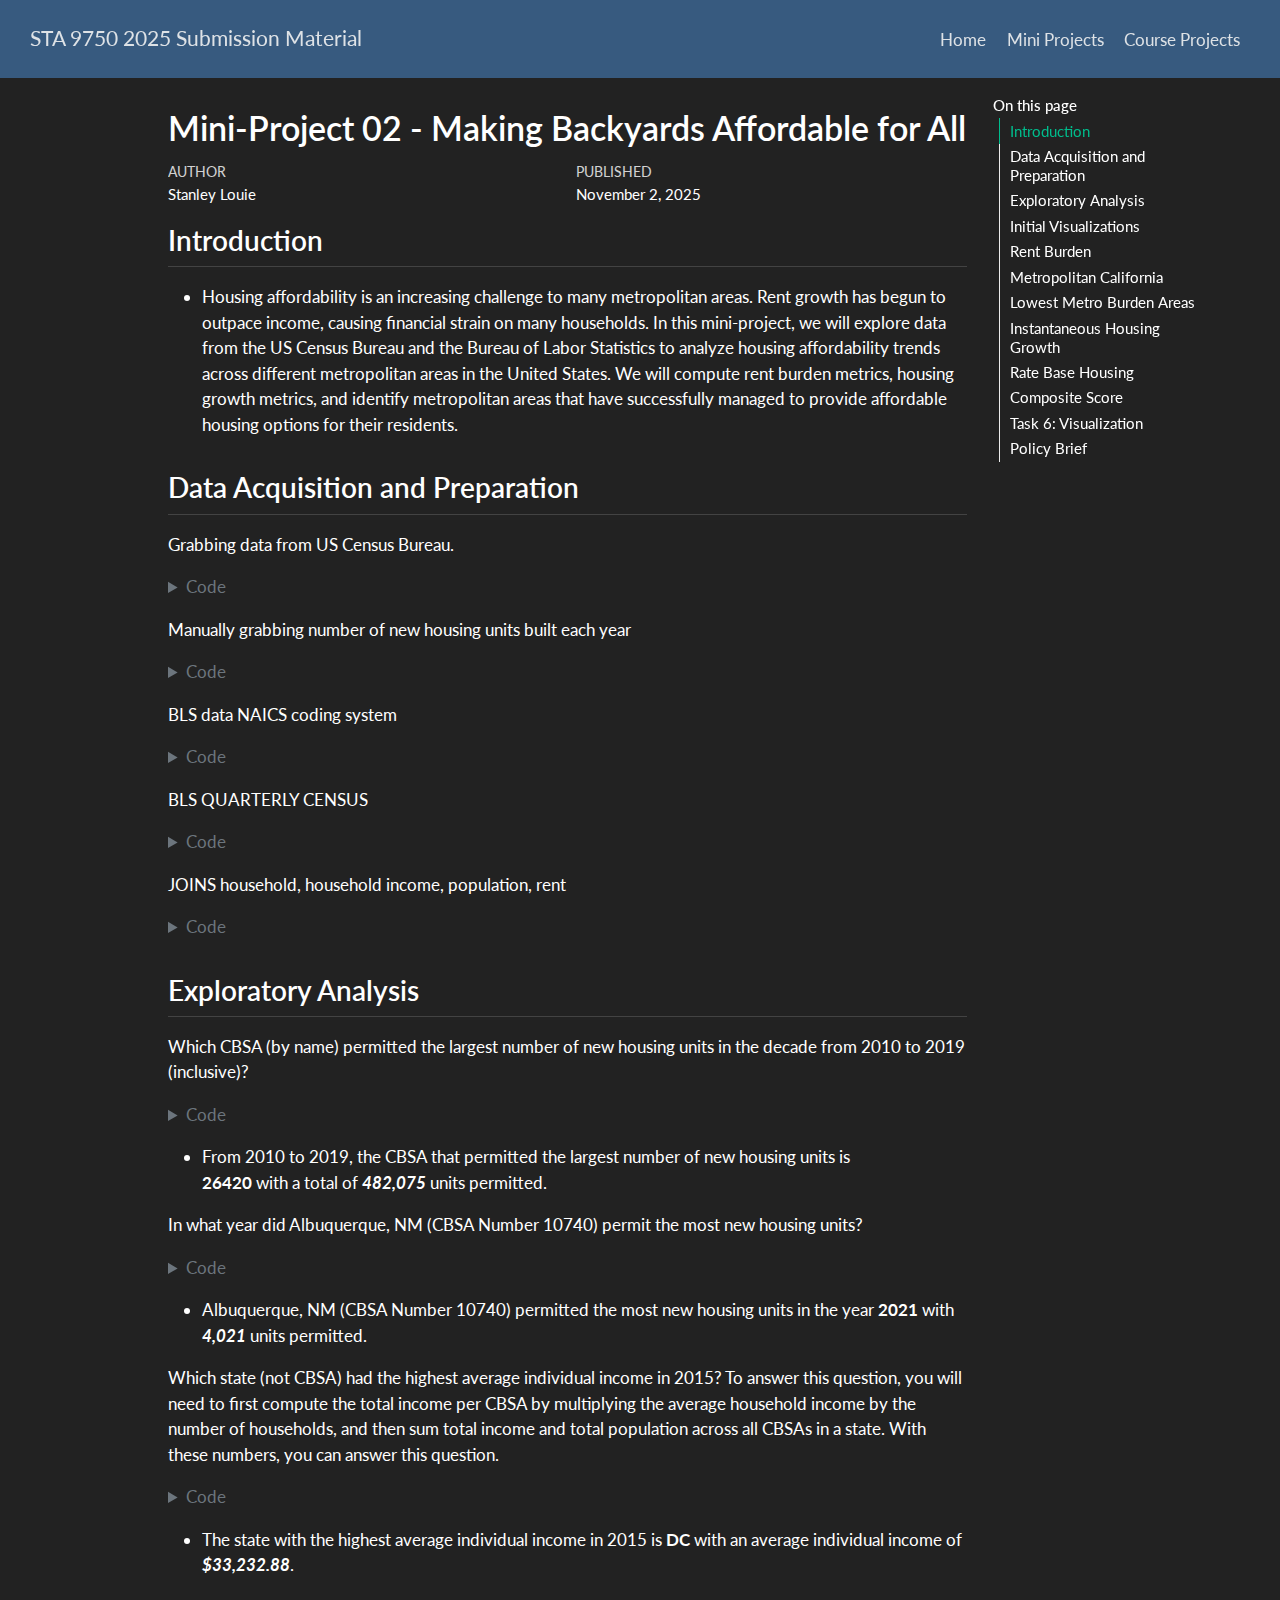
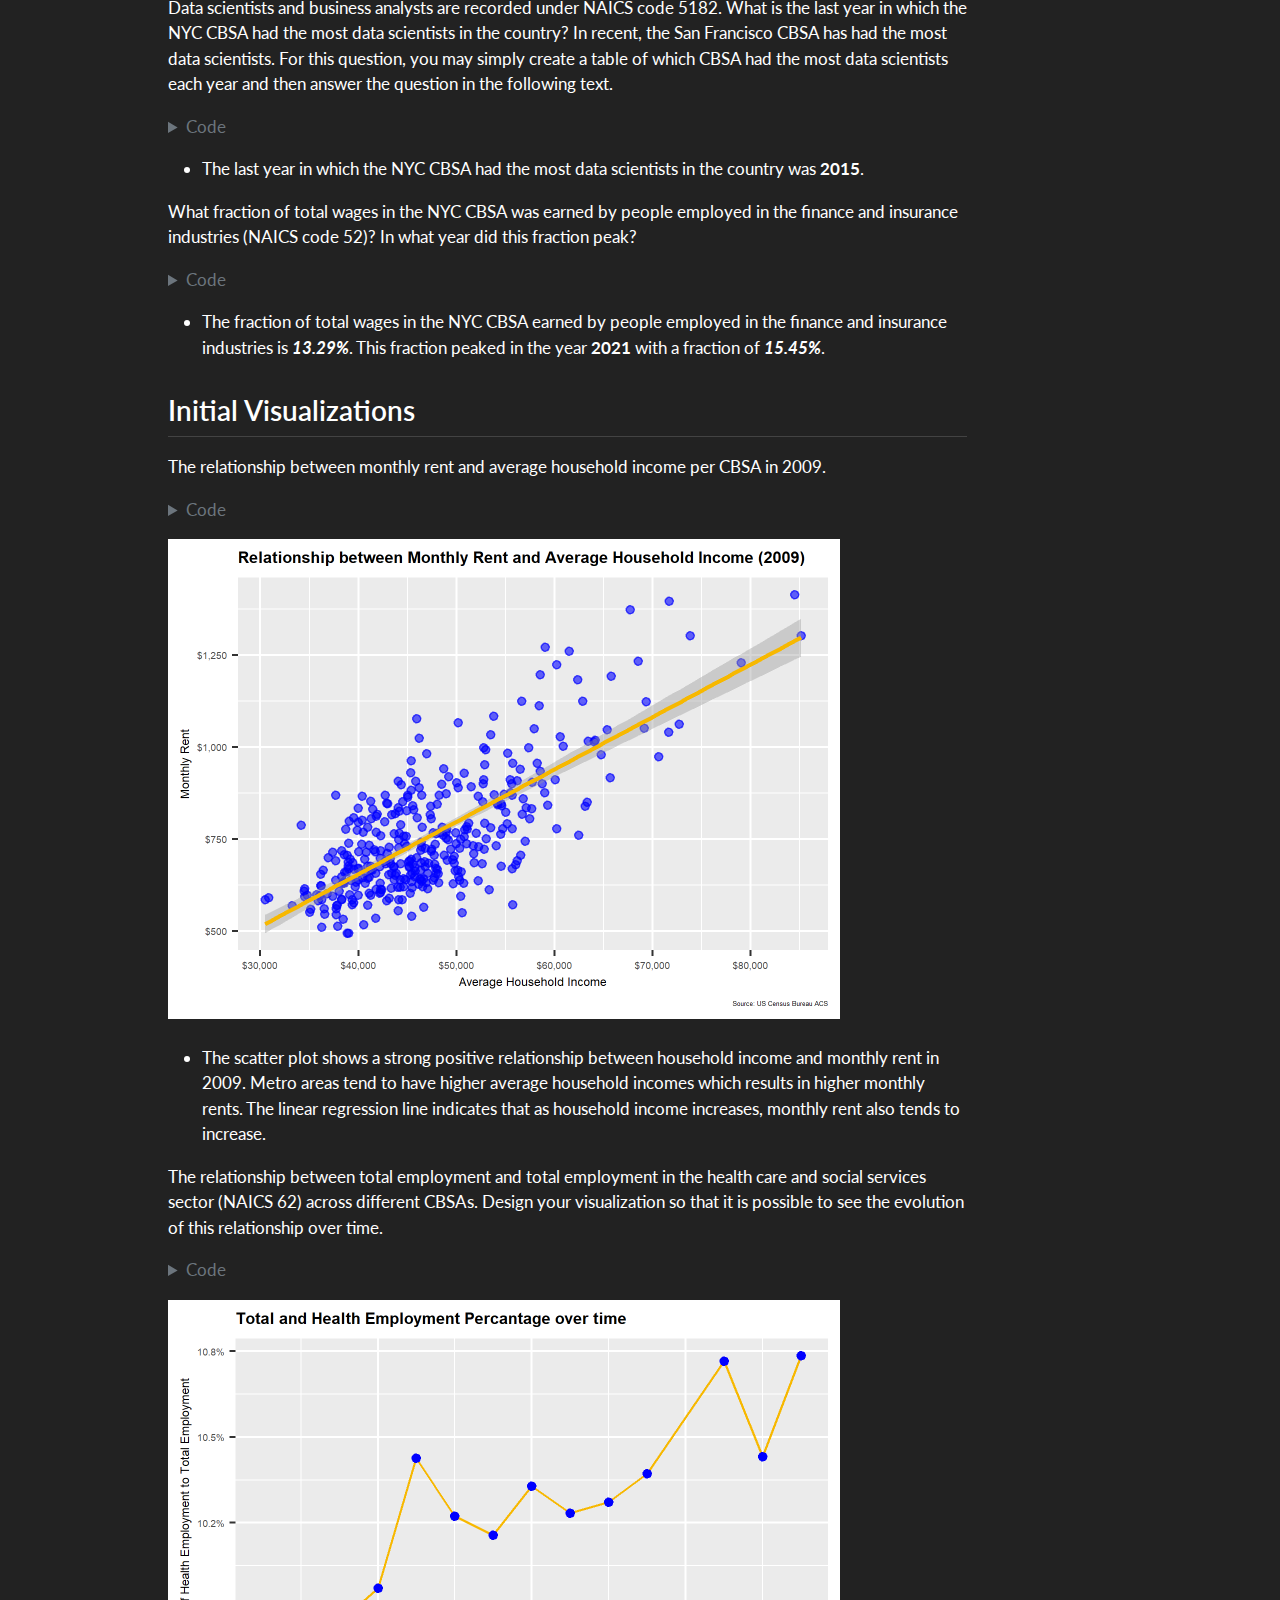
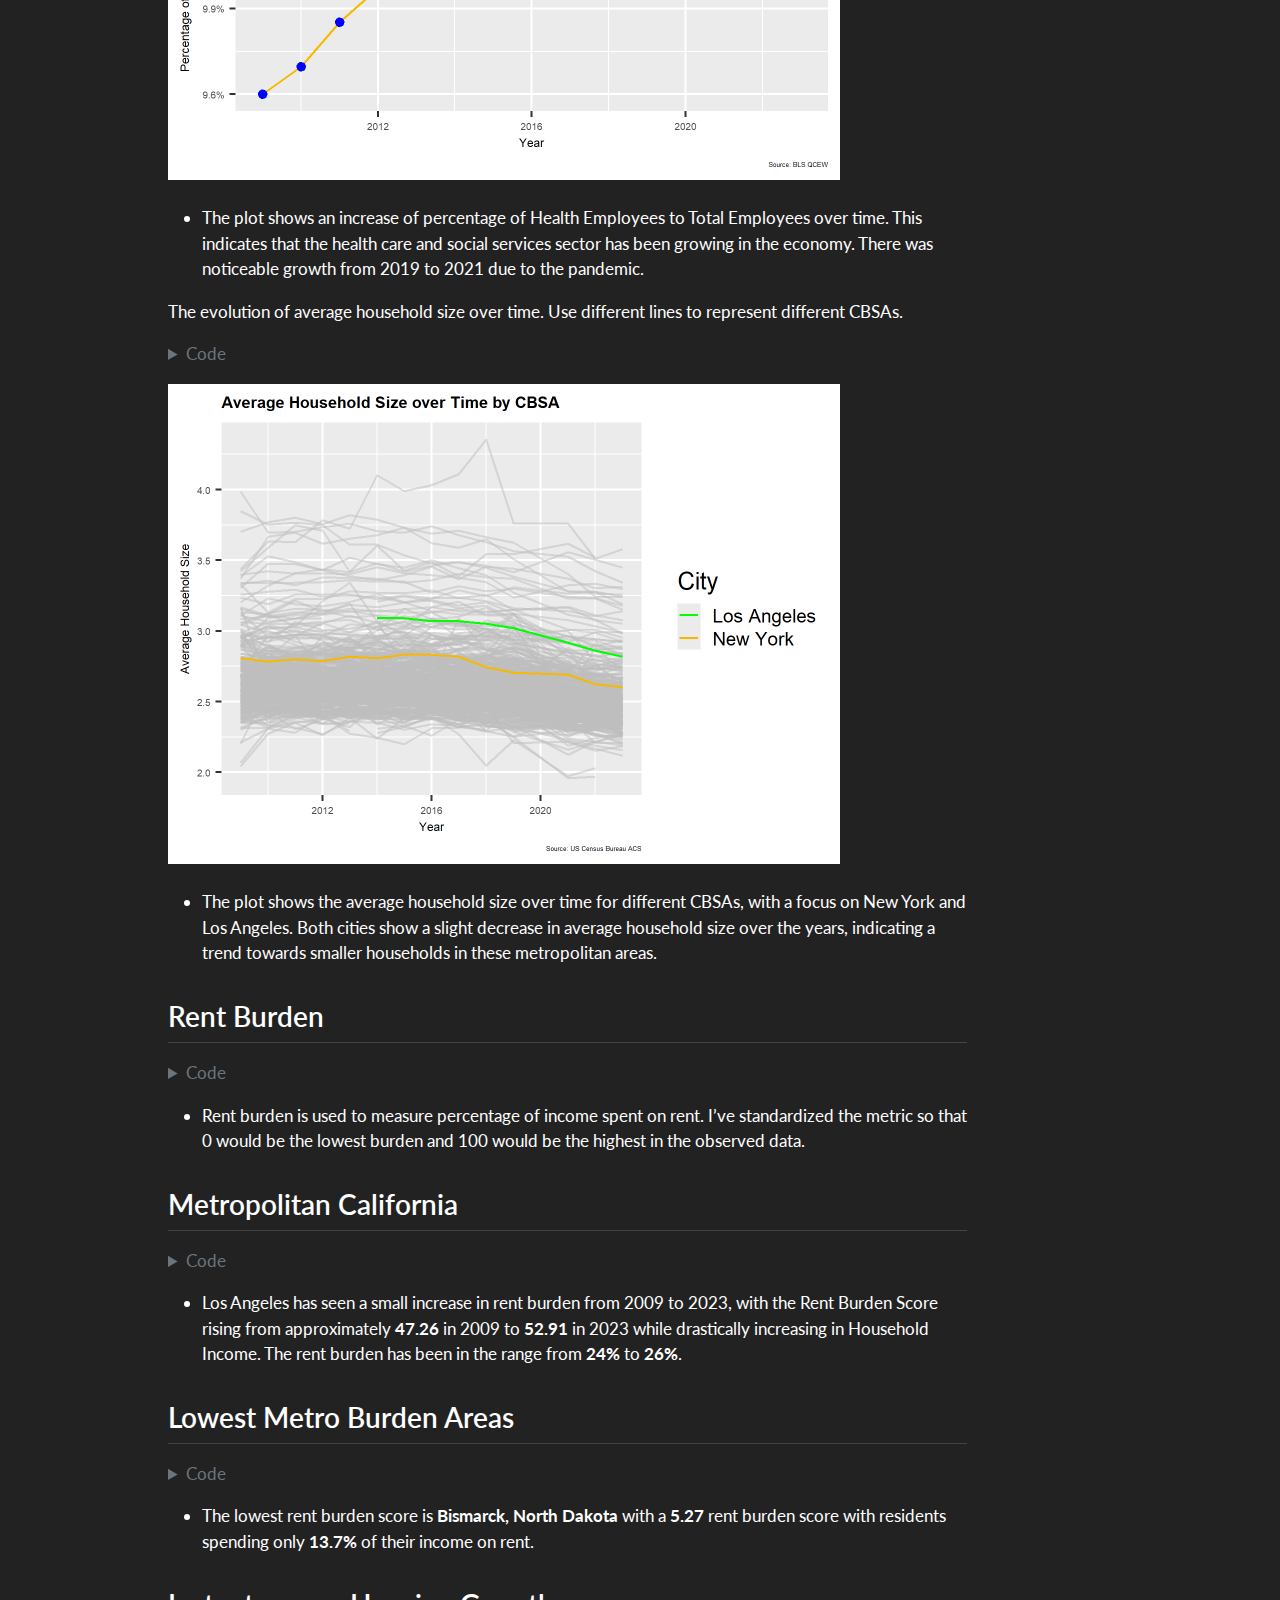
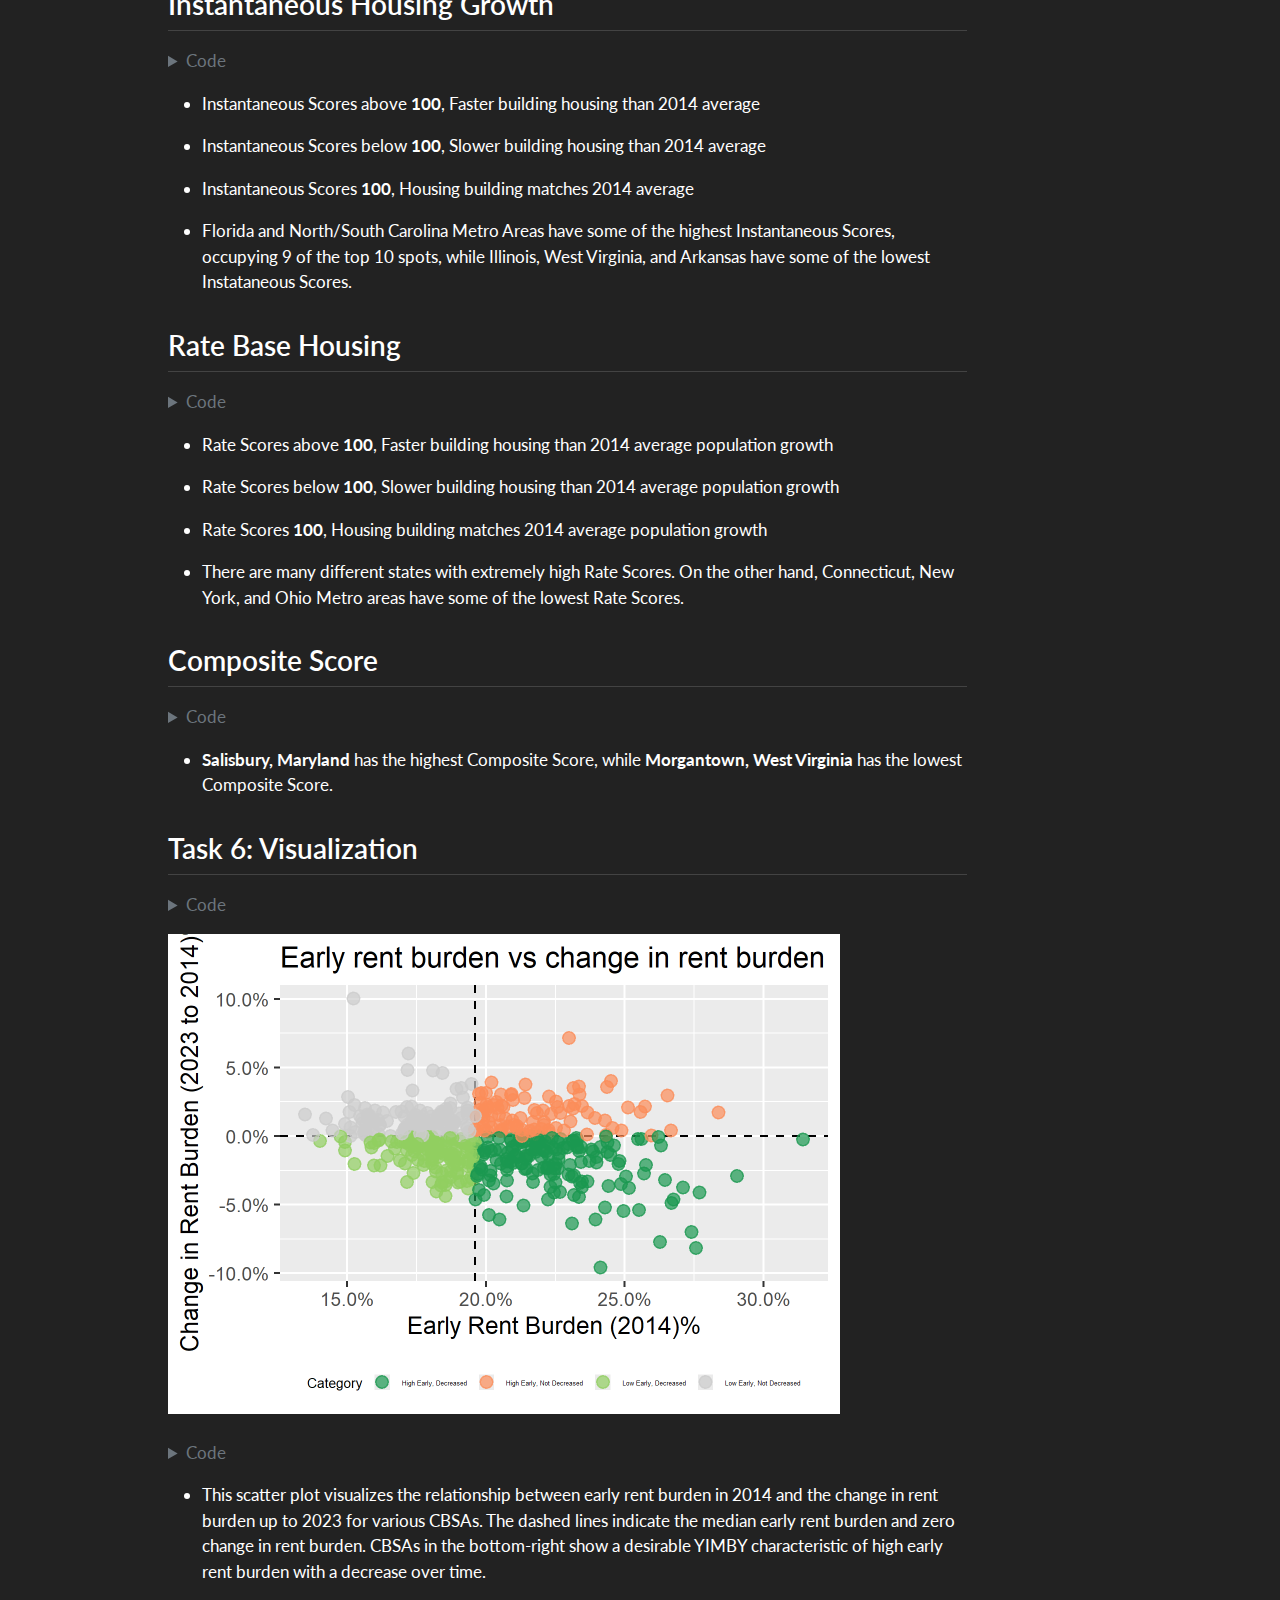
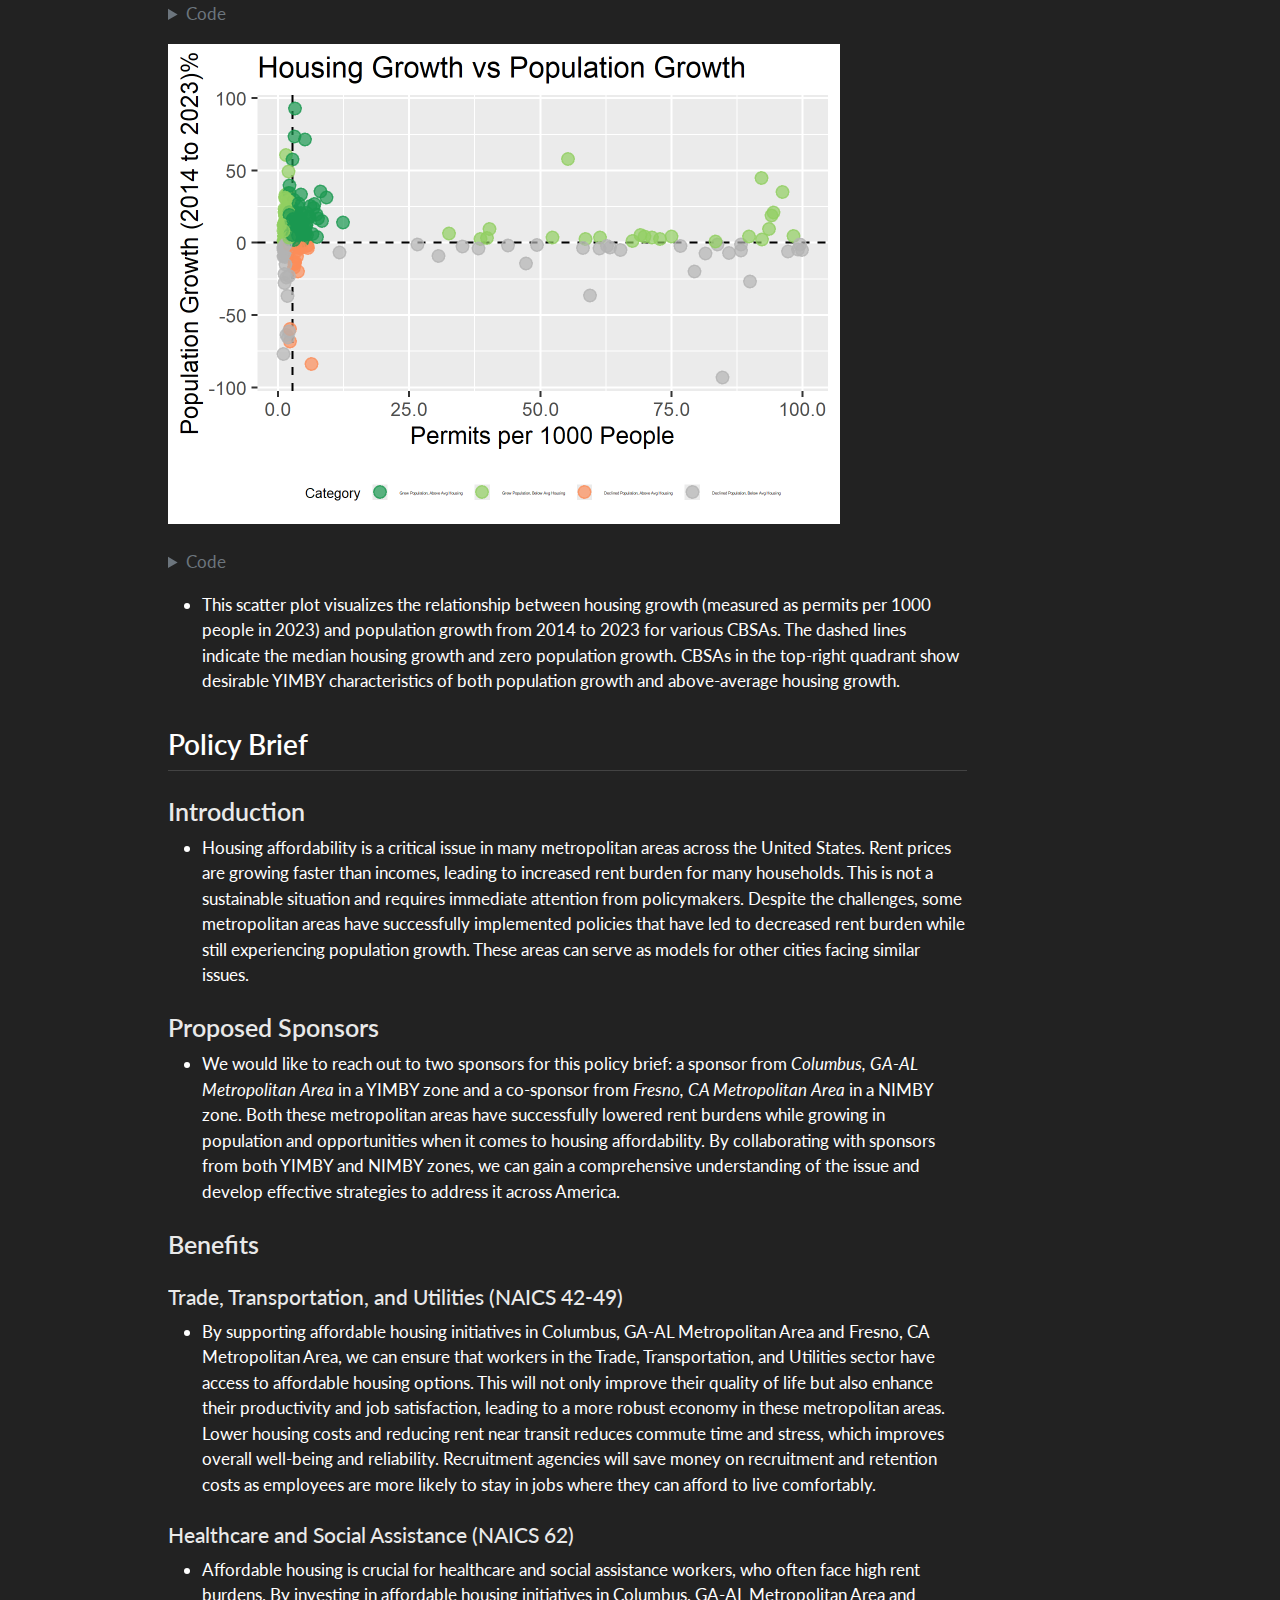
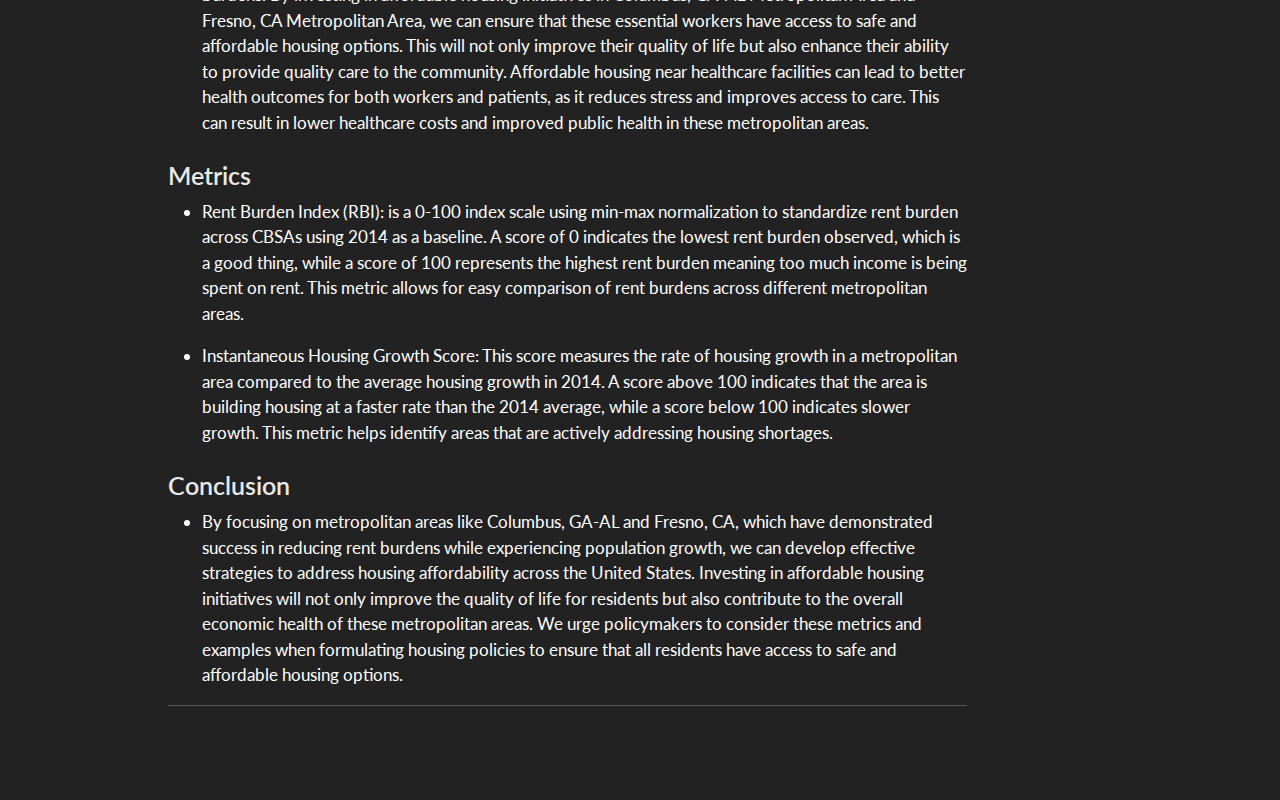
<file: docs/mp02.html>
<!DOCTYPE html>
<html xmlns="http://www.w3.org/1999/xhtml" lang="en" xml:lang="en"><head>

<meta charset="utf-8">
<meta name="generator" content="quarto-1.7.33">

<meta name="viewport" content="width=device-width, initial-scale=1.0, user-scalable=yes">

<meta name="author" content="Stanley Louie">
<meta name="dcterms.date" content="2025-11-02">

<title>Mini-Project 02 - Making Backyards Affordable for All – STA 9750 2025 Submission Material</title>
<style>
code{white-space: pre-wrap;}
span.smallcaps{font-variant: small-caps;}
div.columns{display: flex; gap: min(4vw, 1.5em);}
div.column{flex: auto; overflow-x: auto;}
div.hanging-indent{margin-left: 1.5em; text-indent: -1.5em;}
ul.task-list{list-style: none;}
ul.task-list li input[type="checkbox"] {
  width: 0.8em;
  margin: 0 0.8em 0.2em -1em; /* quarto-specific, see https://github.com/quarto-dev/quarto-cli/issues/4556 */ 
  vertical-align: middle;
}
/* CSS for syntax highlighting */
html { -webkit-text-size-adjust: 100%; }
pre > code.sourceCode { white-space: pre; position: relative; }
pre > code.sourceCode > span { display: inline-block; line-height: 1.25; }
pre > code.sourceCode > span:empty { height: 1.2em; }
.sourceCode { overflow: visible; }
code.sourceCode > span { color: inherit; text-decoration: inherit; }
div.sourceCode { margin: 1em 0; }
pre.sourceCode { margin: 0; }
@media screen {
div.sourceCode { overflow: auto; }
}
@media print {
pre > code.sourceCode { white-space: pre-wrap; }
pre > code.sourceCode > span { text-indent: -5em; padding-left: 5em; }
}
pre.numberSource code
  { counter-reset: source-line 0; }
pre.numberSource code > span
  { position: relative; left: -4em; counter-increment: source-line; }
pre.numberSource code > span > a:first-child::before
  { content: counter(source-line);
    position: relative; left: -1em; text-align: right; vertical-align: baseline;
    border: none; display: inline-block;
    -webkit-touch-callout: none; -webkit-user-select: none;
    -khtml-user-select: none; -moz-user-select: none;
    -ms-user-select: none; user-select: none;
    padding: 0 4px; width: 4em;
  }
pre.numberSource { margin-left: 3em;  padding-left: 4px; }
div.sourceCode
  {   }
@media screen {
pre > code.sourceCode > span > a:first-child::before { text-decoration: underline; }
}
</style>


<script src="site_libs/quarto-nav/quarto-nav.js"></script>
<script src="site_libs/quarto-nav/headroom.min.js"></script>
<script src="site_libs/clipboard/clipboard.min.js"></script>
<script src="site_libs/quarto-search/autocomplete.umd.js"></script>
<script src="site_libs/quarto-search/fuse.min.js"></script>
<script src="site_libs/quarto-search/quarto-search.js"></script>
<meta name="quarto:offset" content="./">
<script src="site_libs/quarto-html/quarto.js" type="module"></script>
<script src="site_libs/quarto-html/tabsets/tabsets.js" type="module"></script>
<script src="site_libs/quarto-html/popper.min.js"></script>
<script src="site_libs/quarto-html/tippy.umd.min.js"></script>
<script src="site_libs/quarto-html/anchor.min.js"></script>
<link href="site_libs/quarto-html/tippy.css" rel="stylesheet">
<link href="site_libs/quarto-html/quarto-syntax-highlighting-dark-bc185b5c5bdbcb35c2eb49d8a876ef70.css" rel="stylesheet" id="quarto-text-highlighting-styles">
<script src="site_libs/bootstrap/bootstrap.min.js"></script>
<link href="site_libs/bootstrap/bootstrap-icons.css" rel="stylesheet">
<link href="site_libs/bootstrap/bootstrap-e84dea4794a10ce3ad7229a836ad9ece.min.css" rel="stylesheet" append-hash="true" id="quarto-bootstrap" data-mode="dark">
<script id="quarto-search-options" type="application/json">{
  "location": "navbar",
  "copy-button": false,
  "collapse-after": 3,
  "panel-placement": "end",
  "type": "overlay",
  "limit": 50,
  "keyboard-shortcut": [
    "f",
    "/",
    "s"
  ],
  "show-item-context": false,
  "language": {
    "search-no-results-text": "No results",
    "search-matching-documents-text": "matching documents",
    "search-copy-link-title": "Copy link to search",
    "search-hide-matches-text": "Hide additional matches",
    "search-more-match-text": "more match in this document",
    "search-more-matches-text": "more matches in this document",
    "search-clear-button-title": "Clear",
    "search-text-placeholder": "",
    "search-detached-cancel-button-title": "Cancel",
    "search-submit-button-title": "Submit",
    "search-label": "Search"
  }
}</script>


<link rel="stylesheet" href="styles.css">
</head>

<body class="nav-fixed quarto-light">

<div id="quarto-search-results"></div>
  <header id="quarto-header" class="headroom fixed-top">
    <nav class="navbar navbar-expand-lg " data-bs-theme="dark">
      <div class="navbar-container container-fluid">
      <div class="navbar-brand-container mx-auto">
    <a class="navbar-brand" href="./index.html">
    <span class="navbar-title">STA 9750 2025 Submission Material</span>
    </a>
  </div>
          <button class="navbar-toggler" type="button" data-bs-toggle="collapse" data-bs-target="#navbarCollapse" aria-controls="navbarCollapse" role="menu" aria-expanded="false" aria-label="Toggle navigation" onclick="if (window.quartoToggleHeadroom) { window.quartoToggleHeadroom(); }">
  <span class="navbar-toggler-icon"></span>
</button>
          <div class="collapse navbar-collapse" id="navbarCollapse">
            <ul class="navbar-nav navbar-nav-scroll ms-auto">
  <li class="nav-item">
    <a class="nav-link" href="./index.html"> 
<span class="menu-text">Home</span></a>
  </li>  
  <li class="nav-item">
    <a class="nav-link" href="./index.html"> 
<span class="menu-text">Mini Projects</span></a>
  </li>  
  <li class="nav-item">
    <a class="nav-link" href="./index.html"> 
<span class="menu-text">Course Projects</span></a>
  </li>  
</ul>
          </div> <!-- /navcollapse -->
            <div class="quarto-navbar-tools">
</div>
      </div> <!-- /container-fluid -->
    </nav>
</header>
<!-- content -->
<div id="quarto-content" class="quarto-container page-columns page-rows-contents page-layout-article page-navbar">
<!-- sidebar -->
<!-- margin-sidebar -->
    <div id="quarto-margin-sidebar" class="sidebar margin-sidebar">
        <nav id="TOC" role="doc-toc" class="toc-active">
    <h2 id="toc-title">On this page</h2>
   
  <ul>
  <li><a href="#introduction" id="toc-introduction" class="nav-link active" data-scroll-target="#introduction">Introduction</a></li>
  <li><a href="#data-acquisition-and-preparation" id="toc-data-acquisition-and-preparation" class="nav-link" data-scroll-target="#data-acquisition-and-preparation">Data Acquisition and Preparation</a></li>
  <li><a href="#exploratory-analysis" id="toc-exploratory-analysis" class="nav-link" data-scroll-target="#exploratory-analysis">Exploratory Analysis</a></li>
  <li><a href="#initial-visualizations" id="toc-initial-visualizations" class="nav-link" data-scroll-target="#initial-visualizations">Initial Visualizations</a></li>
  <li><a href="#rent-burden" id="toc-rent-burden" class="nav-link" data-scroll-target="#rent-burden">Rent Burden</a></li>
  <li><a href="#metropolitan-california" id="toc-metropolitan-california" class="nav-link" data-scroll-target="#metropolitan-california">Metropolitan California</a></li>
  <li><a href="#lowest-metro-burden-areas" id="toc-lowest-metro-burden-areas" class="nav-link" data-scroll-target="#lowest-metro-burden-areas">Lowest Metro Burden Areas</a></li>
  <li><a href="#instantaneous-housing-growth" id="toc-instantaneous-housing-growth" class="nav-link" data-scroll-target="#instantaneous-housing-growth">Instantaneous Housing Growth</a></li>
  <li><a href="#rate-base-housing" id="toc-rate-base-housing" class="nav-link" data-scroll-target="#rate-base-housing">Rate Base Housing</a></li>
  <li><a href="#composite-score" id="toc-composite-score" class="nav-link" data-scroll-target="#composite-score">Composite Score</a></li>
  <li><a href="#task-6-visualization" id="toc-task-6-visualization" class="nav-link" data-scroll-target="#task-6-visualization">Task 6: Visualization</a></li>
  <li><a href="#policy-brief" id="toc-policy-brief" class="nav-link" data-scroll-target="#policy-brief">Policy Brief</a>
  <ul class="collapse">
  <li><a href="#introduction-1" id="toc-introduction-1" class="nav-link" data-scroll-target="#introduction-1">Introduction</a></li>
  <li><a href="#proposed-sponsors" id="toc-proposed-sponsors" class="nav-link" data-scroll-target="#proposed-sponsors">Proposed Sponsors</a></li>
  <li><a href="#benefits" id="toc-benefits" class="nav-link" data-scroll-target="#benefits">Benefits</a></li>
  <li><a href="#metrics" id="toc-metrics" class="nav-link" data-scroll-target="#metrics">Metrics</a></li>
  <li><a href="#conclusion" id="toc-conclusion" class="nav-link" data-scroll-target="#conclusion">Conclusion</a></li>
  </ul></li>
  </ul>
</nav>
    </div>
<!-- main -->
<main class="content" id="quarto-document-content">

<header id="title-block-header" class="quarto-title-block default">
<div class="quarto-title">
<h1 class="title">Mini-Project 02 - Making Backyards Affordable for All</h1>
</div>



<div class="quarto-title-meta">

    <div>
    <div class="quarto-title-meta-heading">Author</div>
    <div class="quarto-title-meta-contents">
             <p>Stanley Louie </p>
          </div>
  </div>
    
    <div>
    <div class="quarto-title-meta-heading">Published</div>
    <div class="quarto-title-meta-contents">
      <p class="date">November 2, 2025</p>
    </div>
  </div>
  
    
  </div>
  


</header>


<section id="introduction" class="level2">
<h2 class="anchored" data-anchor-id="introduction">Introduction</h2>
<ul>
<li>Housing affordability is an increasing challenge to many metropolitan areas. Rent growth has begun to outpace income, causing financial strain on many households. In this mini-project, we will explore data from the US Census Bureau and the Bureau of Labor Statistics to analyze housing affordability trends across different metropolitan areas in the United States. We will compute rent burden metrics, housing growth metrics, and identify metropolitan areas that have successfully managed to provide affordable housing options for their residents.</li>
</ul>
</section>
<section id="data-acquisition-and-preparation" class="level2">
<h2 class="anchored" data-anchor-id="data-acquisition-and-preparation">Data Acquisition and Preparation</h2>
<p>Grabbing data from US Census Bureau.</p>
<div class="cell">
<details class="code-fold">
<summary>Code</summary>
<div class="sourceCode cell-code" id="cb1"><pre class="sourceCode r code-with-copy"><code class="sourceCode r"><span id="cb1-1"><a href="#cb1-1" aria-hidden="true" tabindex="-1"></a><span class="cf">if</span>(<span class="sc">!</span><span class="fu">dir.exists</span>(<span class="fu">file.path</span>(<span class="st">"data"</span>, <span class="st">"mp02"</span>))){</span>
<span id="cb1-2"><a href="#cb1-2" aria-hidden="true" tabindex="-1"></a>    <span class="fu">dir.create</span>(<span class="fu">file.path</span>(<span class="st">"data"</span>, <span class="st">"mp02"</span>), <span class="at">showWarnings=</span><span class="cn">FALSE</span>, <span class="at">recursive=</span><span class="cn">TRUE</span>)</span>
<span id="cb1-3"><a href="#cb1-3" aria-hidden="true" tabindex="-1"></a>}</span>
<span id="cb1-4"><a href="#cb1-4" aria-hidden="true" tabindex="-1"></a></span>
<span id="cb1-5"><a href="#cb1-5" aria-hidden="true" tabindex="-1"></a>library <span class="ot">&lt;-</span> <span class="cf">function</span>(pkg){</span>
<span id="cb1-6"><a href="#cb1-6" aria-hidden="true" tabindex="-1"></a>    <span class="do">## Mask base::library() to automatically install packages if needed</span></span>
<span id="cb1-7"><a href="#cb1-7" aria-hidden="true" tabindex="-1"></a>    <span class="do">## Masking is important here so downlit picks up packages and links</span></span>
<span id="cb1-8"><a href="#cb1-8" aria-hidden="true" tabindex="-1"></a>    <span class="do">## to documentation</span></span>
<span id="cb1-9"><a href="#cb1-9" aria-hidden="true" tabindex="-1"></a>    pkg <span class="ot">&lt;-</span> <span class="fu">as.character</span>(<span class="fu">substitute</span>(pkg))</span>
<span id="cb1-10"><a href="#cb1-10" aria-hidden="true" tabindex="-1"></a>    <span class="fu">options</span>(<span class="at">repos =</span> <span class="fu">c</span>(<span class="at">CRAN =</span> <span class="st">"https://cloud.r-project.org"</span>))</span>
<span id="cb1-11"><a href="#cb1-11" aria-hidden="true" tabindex="-1"></a>    <span class="cf">if</span>(<span class="sc">!</span><span class="fu">require</span>(pkg, <span class="at">character.only=</span><span class="cn">TRUE</span>, <span class="at">quietly=</span><span class="cn">TRUE</span>)) <span class="fu">install.packages</span>(pkg)</span>
<span id="cb1-12"><a href="#cb1-12" aria-hidden="true" tabindex="-1"></a>    <span class="fu">stopifnot</span>(<span class="fu">require</span>(pkg, <span class="at">character.only=</span><span class="cn">TRUE</span>, <span class="at">quietly=</span><span class="cn">TRUE</span>))</span>
<span id="cb1-13"><a href="#cb1-13" aria-hidden="true" tabindex="-1"></a>}</span>
<span id="cb1-14"><a href="#cb1-14" aria-hidden="true" tabindex="-1"></a></span>
<span id="cb1-15"><a href="#cb1-15" aria-hidden="true" tabindex="-1"></a><span class="fu">library</span>(dplyr)</span>
<span id="cb1-16"><a href="#cb1-16" aria-hidden="true" tabindex="-1"></a><span class="fu">library</span>(tidyverse)</span>
<span id="cb1-17"><a href="#cb1-17" aria-hidden="true" tabindex="-1"></a><span class="fu">library</span>(glue)</span>
<span id="cb1-18"><a href="#cb1-18" aria-hidden="true" tabindex="-1"></a><span class="fu">library</span>(readxl)</span>
<span id="cb1-19"><a href="#cb1-19" aria-hidden="true" tabindex="-1"></a><span class="fu">library</span>(tidycensus)</span>
<span id="cb1-20"><a href="#cb1-20" aria-hidden="true" tabindex="-1"></a><span class="fu">library</span>(ggplot2)</span>
<span id="cb1-21"><a href="#cb1-21" aria-hidden="true" tabindex="-1"></a><span class="fu">library</span>(gghighlight)</span>
<span id="cb1-22"><a href="#cb1-22" aria-hidden="true" tabindex="-1"></a><span class="fu">library</span>(scales)</span>
<span id="cb1-23"><a href="#cb1-23" aria-hidden="true" tabindex="-1"></a><span class="fu">library</span>(DT)</span>
<span id="cb1-24"><a href="#cb1-24" aria-hidden="true" tabindex="-1"></a></span>
<span id="cb1-25"><a href="#cb1-25" aria-hidden="true" tabindex="-1"></a>get_acs_all_years <span class="ot">&lt;-</span> <span class="cf">function</span>(variable, <span class="at">geography=</span><span class="st">"cbsa"</span>,</span>
<span id="cb1-26"><a href="#cb1-26" aria-hidden="true" tabindex="-1"></a>                              <span class="at">start_year=</span><span class="dv">2009</span>, <span class="at">end_year=</span><span class="dv">2023</span>){</span>
<span id="cb1-27"><a href="#cb1-27" aria-hidden="true" tabindex="-1"></a>    fname <span class="ot">&lt;-</span> <span class="fu">glue</span>(<span class="st">"{variable}_{geography}_{start_year}_{end_year}.csv"</span>)</span>
<span id="cb1-28"><a href="#cb1-28" aria-hidden="true" tabindex="-1"></a>    fname <span class="ot">&lt;-</span> <span class="fu">file.path</span>(<span class="st">"data"</span>, <span class="st">"mp02"</span>, fname)</span>
<span id="cb1-29"><a href="#cb1-29" aria-hidden="true" tabindex="-1"></a>    </span>
<span id="cb1-30"><a href="#cb1-30" aria-hidden="true" tabindex="-1"></a>    <span class="cf">if</span>(<span class="sc">!</span><span class="fu">file.exists</span>(fname)){</span>
<span id="cb1-31"><a href="#cb1-31" aria-hidden="true" tabindex="-1"></a>        YEARS <span class="ot">&lt;-</span> <span class="fu">seq</span>(start_year, end_year)</span>
<span id="cb1-32"><a href="#cb1-32" aria-hidden="true" tabindex="-1"></a>        YEARS <span class="ot">&lt;-</span> YEARS[YEARS <span class="sc">!=</span> <span class="dv">2020</span>] <span class="co"># Drop 2020 - No survey (covid)</span></span>
<span id="cb1-33"><a href="#cb1-33" aria-hidden="true" tabindex="-1"></a>        </span>
<span id="cb1-34"><a href="#cb1-34" aria-hidden="true" tabindex="-1"></a>        ALL_DATA <span class="ot">&lt;-</span> <span class="fu">map</span>(YEARS, <span class="cf">function</span>(yy){</span>
<span id="cb1-35"><a href="#cb1-35" aria-hidden="true" tabindex="-1"></a>            tidycensus<span class="sc">::</span><span class="fu">get_acs</span>(geography, variable, <span class="at">year=</span>yy, <span class="at">survey=</span><span class="st">"acs1"</span>) <span class="sc">|&gt;</span></span>
<span id="cb1-36"><a href="#cb1-36" aria-hidden="true" tabindex="-1"></a>                <span class="fu">mutate</span>(<span class="at">year=</span>yy) <span class="sc">|&gt;</span></span>
<span id="cb1-37"><a href="#cb1-37" aria-hidden="true" tabindex="-1"></a>                <span class="fu">select</span>(<span class="sc">-</span>moe, <span class="sc">-</span>variable) <span class="sc">|&gt;</span></span>
<span id="cb1-38"><a href="#cb1-38" aria-hidden="true" tabindex="-1"></a>                <span class="fu">rename</span>(<span class="sc">!!</span><span class="at">variable :=</span> estimate)</span>
<span id="cb1-39"><a href="#cb1-39" aria-hidden="true" tabindex="-1"></a>        }) <span class="sc">|&gt;</span> <span class="fu">bind_rows</span>()</span>
<span id="cb1-40"><a href="#cb1-40" aria-hidden="true" tabindex="-1"></a>        </span>
<span id="cb1-41"><a href="#cb1-41" aria-hidden="true" tabindex="-1"></a>        <span class="fu">write_csv</span>(ALL_DATA, fname)</span>
<span id="cb1-42"><a href="#cb1-42" aria-hidden="true" tabindex="-1"></a>    }</span>
<span id="cb1-43"><a href="#cb1-43" aria-hidden="true" tabindex="-1"></a>    </span>
<span id="cb1-44"><a href="#cb1-44" aria-hidden="true" tabindex="-1"></a>    <span class="fu">read_csv</span>(fname, <span class="at">show_col_types=</span><span class="cn">FALSE</span>)</span>
<span id="cb1-45"><a href="#cb1-45" aria-hidden="true" tabindex="-1"></a>}</span>
<span id="cb1-46"><a href="#cb1-46" aria-hidden="true" tabindex="-1"></a></span>
<span id="cb1-47"><a href="#cb1-47" aria-hidden="true" tabindex="-1"></a><span class="co"># Household income (12 month)</span></span>
<span id="cb1-48"><a href="#cb1-48" aria-hidden="true" tabindex="-1"></a>INCOME <span class="ot">&lt;-</span> <span class="fu">get_acs_all_years</span>(<span class="st">"B19013_001"</span>) <span class="sc">|&gt;</span></span>
<span id="cb1-49"><a href="#cb1-49" aria-hidden="true" tabindex="-1"></a>    <span class="fu">rename</span>(<span class="at">household_income =</span> B19013_001)</span>
<span id="cb1-50"><a href="#cb1-50" aria-hidden="true" tabindex="-1"></a></span>
<span id="cb1-51"><a href="#cb1-51" aria-hidden="true" tabindex="-1"></a><span class="co"># Monthly rent</span></span>
<span id="cb1-52"><a href="#cb1-52" aria-hidden="true" tabindex="-1"></a>RENT <span class="ot">&lt;-</span> <span class="fu">get_acs_all_years</span>(<span class="st">"B25064_001"</span>) <span class="sc">|&gt;</span></span>
<span id="cb1-53"><a href="#cb1-53" aria-hidden="true" tabindex="-1"></a>    <span class="fu">rename</span>(<span class="at">monthly_rent =</span> B25064_001)</span>
<span id="cb1-54"><a href="#cb1-54" aria-hidden="true" tabindex="-1"></a></span>
<span id="cb1-55"><a href="#cb1-55" aria-hidden="true" tabindex="-1"></a><span class="co"># Total population</span></span>
<span id="cb1-56"><a href="#cb1-56" aria-hidden="true" tabindex="-1"></a>POPULATION <span class="ot">&lt;-</span> <span class="fu">get_acs_all_years</span>(<span class="st">"B01003_001"</span>) <span class="sc">|&gt;</span></span>
<span id="cb1-57"><a href="#cb1-57" aria-hidden="true" tabindex="-1"></a>    <span class="fu">rename</span>(<span class="at">population =</span> B01003_001)</span>
<span id="cb1-58"><a href="#cb1-58" aria-hidden="true" tabindex="-1"></a></span>
<span id="cb1-59"><a href="#cb1-59" aria-hidden="true" tabindex="-1"></a><span class="co"># Total number of households</span></span>
<span id="cb1-60"><a href="#cb1-60" aria-hidden="true" tabindex="-1"></a>HOUSEHOLDS <span class="ot">&lt;-</span> <span class="fu">get_acs_all_years</span>(<span class="st">"B11001_001"</span>) <span class="sc">|&gt;</span></span>
<span id="cb1-61"><a href="#cb1-61" aria-hidden="true" tabindex="-1"></a>    <span class="fu">rename</span>(<span class="at">households =</span> B11001_001)</span></code><button title="Copy to Clipboard" class="code-copy-button"><i class="bi"></i></button></pre></div>
</details>
</div>
<p>Manually grabbing number of new housing units built each year</p>
<div class="cell">
<details class="code-fold">
<summary>Code</summary>
<div class="sourceCode cell-code" id="cb2"><pre class="sourceCode r code-with-copy"><code class="sourceCode r"><span id="cb2-1"><a href="#cb2-1" aria-hidden="true" tabindex="-1"></a>get_building_permits <span class="ot">&lt;-</span> <span class="cf">function</span>(<span class="at">start_year =</span> <span class="dv">2009</span>, <span class="at">end_year =</span> <span class="dv">2023</span>){</span>
<span id="cb2-2"><a href="#cb2-2" aria-hidden="true" tabindex="-1"></a>    fname <span class="ot">&lt;-</span> <span class="fu">glue</span>(<span class="st">"housing_units_{start_year}_{end_year}.csv"</span>)</span>
<span id="cb2-3"><a href="#cb2-3" aria-hidden="true" tabindex="-1"></a>    fname <span class="ot">&lt;-</span> <span class="fu">file.path</span>(<span class="st">"data"</span>, <span class="st">"mp02"</span>, fname)</span>
<span id="cb2-4"><a href="#cb2-4" aria-hidden="true" tabindex="-1"></a>    </span>
<span id="cb2-5"><a href="#cb2-5" aria-hidden="true" tabindex="-1"></a>    <span class="cf">if</span>(<span class="sc">!</span><span class="fu">file.exists</span>(fname)){</span>
<span id="cb2-6"><a href="#cb2-6" aria-hidden="true" tabindex="-1"></a>        HISTORICAL_YEARS <span class="ot">&lt;-</span> <span class="fu">seq</span>(start_year, <span class="dv">2018</span>)</span>
<span id="cb2-7"><a href="#cb2-7" aria-hidden="true" tabindex="-1"></a>        </span>
<span id="cb2-8"><a href="#cb2-8" aria-hidden="true" tabindex="-1"></a>        HISTORICAL_DATA <span class="ot">&lt;-</span> <span class="fu">map</span>(HISTORICAL_YEARS, <span class="cf">function</span>(yy){</span>
<span id="cb2-9"><a href="#cb2-9" aria-hidden="true" tabindex="-1"></a>            historical_url <span class="ot">&lt;-</span> <span class="fu">glue</span>(<span class="st">"https://www.census.gov/construction/bps/txt/tb3u{yy}.txt"</span>)</span>
<span id="cb2-10"><a href="#cb2-10" aria-hidden="true" tabindex="-1"></a>                </span>
<span id="cb2-11"><a href="#cb2-11" aria-hidden="true" tabindex="-1"></a>            LINES <span class="ot">&lt;-</span> <span class="fu">readLines</span>(historical_url)[<span class="sc">-</span><span class="fu">c</span>(<span class="dv">1</span><span class="sc">:</span><span class="dv">11</span>)]</span>
<span id="cb2-12"><a href="#cb2-12" aria-hidden="true" tabindex="-1"></a></span>
<span id="cb2-13"><a href="#cb2-13" aria-hidden="true" tabindex="-1"></a>            CBSA_LINES <span class="ot">&lt;-</span> <span class="fu">str_detect</span>(LINES, <span class="st">"^[[:digit:]]"</span>)</span>
<span id="cb2-14"><a href="#cb2-14" aria-hidden="true" tabindex="-1"></a>            CBSA <span class="ot">&lt;-</span> <span class="fu">as.integer</span>(<span class="fu">str_sub</span>(LINES[CBSA_LINES], <span class="dv">5</span>, <span class="dv">10</span>))</span>
<span id="cb2-15"><a href="#cb2-15" aria-hidden="true" tabindex="-1"></a></span>
<span id="cb2-16"><a href="#cb2-16" aria-hidden="true" tabindex="-1"></a>            PERMIT_LINES <span class="ot">&lt;-</span> <span class="fu">str_detect</span>(<span class="fu">str_sub</span>(LINES, <span class="dv">48</span>, <span class="dv">53</span>), <span class="st">"[[:digit:]]"</span>)</span>
<span id="cb2-17"><a href="#cb2-17" aria-hidden="true" tabindex="-1"></a>            PERMITS <span class="ot">&lt;-</span> <span class="fu">as.integer</span>(<span class="fu">str_sub</span>(LINES[PERMIT_LINES], <span class="dv">48</span>, <span class="dv">53</span>))</span>
<span id="cb2-18"><a href="#cb2-18" aria-hidden="true" tabindex="-1"></a>            </span>
<span id="cb2-19"><a href="#cb2-19" aria-hidden="true" tabindex="-1"></a>            <span class="fu">data_frame</span>(<span class="at">CBSA =</span> CBSA,</span>
<span id="cb2-20"><a href="#cb2-20" aria-hidden="true" tabindex="-1"></a>                       <span class="at">new_housing_units_permitted =</span> PERMITS, </span>
<span id="cb2-21"><a href="#cb2-21" aria-hidden="true" tabindex="-1"></a>                       <span class="at">year =</span> yy)</span>
<span id="cb2-22"><a href="#cb2-22" aria-hidden="true" tabindex="-1"></a>        }) <span class="sc">|&gt;</span> <span class="fu">bind_rows</span>()</span>
<span id="cb2-23"><a href="#cb2-23" aria-hidden="true" tabindex="-1"></a>        </span>
<span id="cb2-24"><a href="#cb2-24" aria-hidden="true" tabindex="-1"></a>        CURRENT_YEARS <span class="ot">&lt;-</span> <span class="fu">seq</span>(<span class="dv">2019</span>, end_year)</span>
<span id="cb2-25"><a href="#cb2-25" aria-hidden="true" tabindex="-1"></a>        </span>
<span id="cb2-26"><a href="#cb2-26" aria-hidden="true" tabindex="-1"></a>        CURRENT_DATA <span class="ot">&lt;-</span> <span class="fu">map</span>(CURRENT_YEARS, <span class="cf">function</span>(yy){</span>
<span id="cb2-27"><a href="#cb2-27" aria-hidden="true" tabindex="-1"></a>            current_url <span class="ot">&lt;-</span> <span class="fu">glue</span>(<span class="st">"https://www.census.gov/construction/bps/xls/msaannual_{yy}99.xls"</span>)</span>
<span id="cb2-28"><a href="#cb2-28" aria-hidden="true" tabindex="-1"></a>            </span>
<span id="cb2-29"><a href="#cb2-29" aria-hidden="true" tabindex="-1"></a>            temp <span class="ot">&lt;-</span> <span class="fu">tempfile</span>()</span>
<span id="cb2-30"><a href="#cb2-30" aria-hidden="true" tabindex="-1"></a>            </span>
<span id="cb2-31"><a href="#cb2-31" aria-hidden="true" tabindex="-1"></a>            <span class="fu">download.file</span>(current_url, <span class="at">destfile =</span> temp, <span class="at">mode=</span><span class="st">"wb"</span>)</span>
<span id="cb2-32"><a href="#cb2-32" aria-hidden="true" tabindex="-1"></a>            </span>
<span id="cb2-33"><a href="#cb2-33" aria-hidden="true" tabindex="-1"></a>            fallback <span class="ot">&lt;-</span> <span class="cf">function</span>(.f1, .f2){</span>
<span id="cb2-34"><a href="#cb2-34" aria-hidden="true" tabindex="-1"></a>                <span class="cf">function</span>(...){</span>
<span id="cb2-35"><a href="#cb2-35" aria-hidden="true" tabindex="-1"></a>                    <span class="fu">tryCatch</span>(<span class="fu">.f1</span>(...), </span>
<span id="cb2-36"><a href="#cb2-36" aria-hidden="true" tabindex="-1"></a>                             <span class="at">error=</span><span class="cf">function</span>(e) <span class="fu">.f2</span>(...))</span>
<span id="cb2-37"><a href="#cb2-37" aria-hidden="true" tabindex="-1"></a>                }</span>
<span id="cb2-38"><a href="#cb2-38" aria-hidden="true" tabindex="-1"></a>            }</span>
<span id="cb2-39"><a href="#cb2-39" aria-hidden="true" tabindex="-1"></a>            </span>
<span id="cb2-40"><a href="#cb2-40" aria-hidden="true" tabindex="-1"></a>            reader <span class="ot">&lt;-</span> <span class="fu">fallback</span>(read_xlsx, read_xls)</span>
<span id="cb2-41"><a href="#cb2-41" aria-hidden="true" tabindex="-1"></a>            </span>
<span id="cb2-42"><a href="#cb2-42" aria-hidden="true" tabindex="-1"></a>            <span class="fu">reader</span>(temp, <span class="at">skip=</span><span class="dv">5</span>) <span class="sc">|&gt;</span></span>
<span id="cb2-43"><a href="#cb2-43" aria-hidden="true" tabindex="-1"></a>                <span class="fu">na.omit</span>() <span class="sc">|&gt;</span></span>
<span id="cb2-44"><a href="#cb2-44" aria-hidden="true" tabindex="-1"></a>                <span class="fu">select</span>(CBSA, Total) <span class="sc">|&gt;</span></span>
<span id="cb2-45"><a href="#cb2-45" aria-hidden="true" tabindex="-1"></a>                <span class="fu">mutate</span>(<span class="at">year =</span> yy) <span class="sc">|&gt;</span></span>
<span id="cb2-46"><a href="#cb2-46" aria-hidden="true" tabindex="-1"></a>                <span class="fu">rename</span>(<span class="at">new_housing_units_permitted =</span> Total)</span>
<span id="cb2-47"><a href="#cb2-47" aria-hidden="true" tabindex="-1"></a>        }) <span class="sc">|&gt;</span> <span class="fu">bind_rows</span>()</span>
<span id="cb2-48"><a href="#cb2-48" aria-hidden="true" tabindex="-1"></a>        </span>
<span id="cb2-49"><a href="#cb2-49" aria-hidden="true" tabindex="-1"></a>        ALL_DATA <span class="ot">&lt;-</span> <span class="fu">rbind</span>(HISTORICAL_DATA, CURRENT_DATA)</span>
<span id="cb2-50"><a href="#cb2-50" aria-hidden="true" tabindex="-1"></a>        </span>
<span id="cb2-51"><a href="#cb2-51" aria-hidden="true" tabindex="-1"></a>        <span class="fu">write_csv</span>(ALL_DATA, fname)</span>
<span id="cb2-52"><a href="#cb2-52" aria-hidden="true" tabindex="-1"></a>        </span>
<span id="cb2-53"><a href="#cb2-53" aria-hidden="true" tabindex="-1"></a>    }</span>
<span id="cb2-54"><a href="#cb2-54" aria-hidden="true" tabindex="-1"></a>    </span>
<span id="cb2-55"><a href="#cb2-55" aria-hidden="true" tabindex="-1"></a>    <span class="fu">read_csv</span>(fname, <span class="at">show_col_types=</span><span class="cn">FALSE</span>)</span>
<span id="cb2-56"><a href="#cb2-56" aria-hidden="true" tabindex="-1"></a>}</span>
<span id="cb2-57"><a href="#cb2-57" aria-hidden="true" tabindex="-1"></a></span>
<span id="cb2-58"><a href="#cb2-58" aria-hidden="true" tabindex="-1"></a>PERMITS <span class="ot">&lt;-</span> <span class="fu">get_building_permits</span>()</span></code><button title="Copy to Clipboard" class="code-copy-button"><i class="bi"></i></button></pre></div>
</details>
</div>
<p>BLS data NAICS coding system</p>
<div class="cell">
<details class="code-fold">
<summary>Code</summary>
<div class="sourceCode cell-code" id="cb3"><pre class="sourceCode r code-with-copy"><code class="sourceCode r"><span id="cb3-1"><a href="#cb3-1" aria-hidden="true" tabindex="-1"></a><span class="fu">library</span>(httr2)</span>
<span id="cb3-2"><a href="#cb3-2" aria-hidden="true" tabindex="-1"></a><span class="fu">library</span>(rvest)</span>
<span id="cb3-3"><a href="#cb3-3" aria-hidden="true" tabindex="-1"></a>get_bls_industry_codes <span class="ot">&lt;-</span> <span class="cf">function</span>(){</span>
<span id="cb3-4"><a href="#cb3-4" aria-hidden="true" tabindex="-1"></a>    fname <span class="ot">&lt;-</span> fname <span class="ot">&lt;-</span> <span class="fu">file.path</span>(<span class="st">"data"</span>, <span class="st">"mp02"</span>, <span class="st">"bls_industry_codes.csv"</span>)</span>
<span id="cb3-5"><a href="#cb3-5" aria-hidden="true" tabindex="-1"></a>    </span>
<span id="cb3-6"><a href="#cb3-6" aria-hidden="true" tabindex="-1"></a>    <span class="cf">if</span>(<span class="sc">!</span><span class="fu">file.exists</span>(fname)){</span>
<span id="cb3-7"><a href="#cb3-7" aria-hidden="true" tabindex="-1"></a>    </span>
<span id="cb3-8"><a href="#cb3-8" aria-hidden="true" tabindex="-1"></a>        resp <span class="ot">&lt;-</span> <span class="fu">request</span>(<span class="st">"https://www.bls.gov"</span>) <span class="sc">|&gt;</span> </span>
<span id="cb3-9"><a href="#cb3-9" aria-hidden="true" tabindex="-1"></a>            <span class="fu">req_url_path</span>(<span class="st">"cew"</span>, <span class="st">"classifications"</span>, <span class="st">"industry"</span>, <span class="st">"industry-titles.htm"</span>) <span class="sc">|&gt;</span></span>
<span id="cb3-10"><a href="#cb3-10" aria-hidden="true" tabindex="-1"></a>            <span class="fu">req_headers</span>(<span class="st">`</span><span class="at">User-Agent</span><span class="st">`</span> <span class="ot">=</span> <span class="st">"Mozilla/5.0 (Macintosh; Intel Mac OS X 10.15; rv:143.0) Gecko/20100101 Firefox/143.0"</span>) <span class="sc">|&gt;</span> </span>
<span id="cb3-11"><a href="#cb3-11" aria-hidden="true" tabindex="-1"></a>            <span class="fu">req_error</span>(<span class="at">is_error =</span> \(resp) <span class="cn">FALSE</span>) <span class="sc">|&gt;</span></span>
<span id="cb3-12"><a href="#cb3-12" aria-hidden="true" tabindex="-1"></a>            <span class="fu">req_perform</span>()</span>
<span id="cb3-13"><a href="#cb3-13" aria-hidden="true" tabindex="-1"></a>        </span>
<span id="cb3-14"><a href="#cb3-14" aria-hidden="true" tabindex="-1"></a>        <span class="fu">resp_check_status</span>(resp)</span>
<span id="cb3-15"><a href="#cb3-15" aria-hidden="true" tabindex="-1"></a>        </span>
<span id="cb3-16"><a href="#cb3-16" aria-hidden="true" tabindex="-1"></a>        naics_table <span class="ot">&lt;-</span> <span class="fu">resp_body_html</span>(resp) <span class="sc">|&gt;</span></span>
<span id="cb3-17"><a href="#cb3-17" aria-hidden="true" tabindex="-1"></a>            <span class="fu">html_element</span>(<span class="st">"#naics_titles"</span>) <span class="sc">|&gt;</span> </span>
<span id="cb3-18"><a href="#cb3-18" aria-hidden="true" tabindex="-1"></a>            <span class="fu">html_table</span>() <span class="sc">|&gt;</span></span>
<span id="cb3-19"><a href="#cb3-19" aria-hidden="true" tabindex="-1"></a>            <span class="fu">mutate</span>(<span class="at">title =</span> <span class="fu">str_trim</span>(<span class="fu">str_remove</span>(<span class="fu">str_remove</span>(<span class="st">`</span><span class="at">Industry Title</span><span class="st">`</span>, Code), <span class="st">"NAICS"</span>))) <span class="sc">|&gt;</span></span>
<span id="cb3-20"><a href="#cb3-20" aria-hidden="true" tabindex="-1"></a>            <span class="fu">select</span>(<span class="sc">-</span><span class="st">`</span><span class="at">Industry Title</span><span class="st">`</span>) <span class="sc">|&gt;</span></span>
<span id="cb3-21"><a href="#cb3-21" aria-hidden="true" tabindex="-1"></a>            <span class="fu">mutate</span>(<span class="at">depth =</span> <span class="fu">if_else</span>(<span class="fu">nchar</span>(Code) <span class="sc">&lt;=</span> <span class="dv">5</span>, <span class="fu">nchar</span>(Code) <span class="sc">-</span> <span class="dv">1</span>, <span class="cn">NA</span>)) <span class="sc">|&gt;</span></span>
<span id="cb3-22"><a href="#cb3-22" aria-hidden="true" tabindex="-1"></a>            <span class="fu">filter</span>(<span class="sc">!</span><span class="fu">is.na</span>(depth))</span>
<span id="cb3-23"><a href="#cb3-23" aria-hidden="true" tabindex="-1"></a>        </span>
<span id="cb3-24"><a href="#cb3-24" aria-hidden="true" tabindex="-1"></a>        naics_table <span class="ot">&lt;-</span> naics_table <span class="sc">|&gt;</span> </span>
<span id="cb3-25"><a href="#cb3-25" aria-hidden="true" tabindex="-1"></a>            <span class="fu">filter</span>(depth <span class="sc">==</span> <span class="dv">4</span>) <span class="sc">|&gt;</span> </span>
<span id="cb3-26"><a href="#cb3-26" aria-hidden="true" tabindex="-1"></a>            <span class="fu">rename</span>(<span class="at">level4_title=</span>title) <span class="sc">|&gt;</span> </span>
<span id="cb3-27"><a href="#cb3-27" aria-hidden="true" tabindex="-1"></a>            <span class="fu">mutate</span>(<span class="at">level1_code =</span> <span class="fu">str_sub</span>(Code, <span class="at">end=</span><span class="dv">2</span>), </span>
<span id="cb3-28"><a href="#cb3-28" aria-hidden="true" tabindex="-1"></a>                   <span class="at">level2_code =</span> <span class="fu">str_sub</span>(Code, <span class="at">end=</span><span class="dv">3</span>), </span>
<span id="cb3-29"><a href="#cb3-29" aria-hidden="true" tabindex="-1"></a>                   <span class="at">level3_code =</span> <span class="fu">str_sub</span>(Code, <span class="at">end=</span><span class="dv">4</span>)) <span class="sc">|&gt;</span></span>
<span id="cb3-30"><a href="#cb3-30" aria-hidden="true" tabindex="-1"></a>            <span class="fu">left_join</span>(naics_table, <span class="fu">join_by</span>(level1_code <span class="sc">==</span> Code)) <span class="sc">|&gt;</span></span>
<span id="cb3-31"><a href="#cb3-31" aria-hidden="true" tabindex="-1"></a>            <span class="fu">rename</span>(<span class="at">level1_title=</span>title) <span class="sc">|&gt;</span></span>
<span id="cb3-32"><a href="#cb3-32" aria-hidden="true" tabindex="-1"></a>            <span class="fu">left_join</span>(naics_table, <span class="fu">join_by</span>(level2_code <span class="sc">==</span> Code)) <span class="sc">|&gt;</span></span>
<span id="cb3-33"><a href="#cb3-33" aria-hidden="true" tabindex="-1"></a>            <span class="fu">rename</span>(<span class="at">level2_title=</span>title) <span class="sc">|&gt;</span></span>
<span id="cb3-34"><a href="#cb3-34" aria-hidden="true" tabindex="-1"></a>            <span class="fu">left_join</span>(naics_table, <span class="fu">join_by</span>(level3_code <span class="sc">==</span> Code)) <span class="sc">|&gt;</span></span>
<span id="cb3-35"><a href="#cb3-35" aria-hidden="true" tabindex="-1"></a>            <span class="fu">rename</span>(<span class="at">level3_title=</span>title) <span class="sc">|&gt;</span></span>
<span id="cb3-36"><a href="#cb3-36" aria-hidden="true" tabindex="-1"></a>            <span class="fu">select</span>(<span class="sc">-</span><span class="fu">starts_with</span>(<span class="st">"depth"</span>)) <span class="sc">|&gt;</span></span>
<span id="cb3-37"><a href="#cb3-37" aria-hidden="true" tabindex="-1"></a>            <span class="fu">rename</span>(<span class="at">level4_code =</span> Code) <span class="sc">|&gt;</span></span>
<span id="cb3-38"><a href="#cb3-38" aria-hidden="true" tabindex="-1"></a>            <span class="fu">select</span>(level1_title, level2_title, level3_title, level4_title, </span>
<span id="cb3-39"><a href="#cb3-39" aria-hidden="true" tabindex="-1"></a>                   level1_code,  level2_code,  level3_code,  level4_code)</span>
<span id="cb3-40"><a href="#cb3-40" aria-hidden="true" tabindex="-1"></a>    </span>
<span id="cb3-41"><a href="#cb3-41" aria-hidden="true" tabindex="-1"></a>        <span class="fu">write_csv</span>(naics_table, fname)</span>
<span id="cb3-42"><a href="#cb3-42" aria-hidden="true" tabindex="-1"></a>    }</span>
<span id="cb3-43"><a href="#cb3-43" aria-hidden="true" tabindex="-1"></a>    </span>
<span id="cb3-44"><a href="#cb3-44" aria-hidden="true" tabindex="-1"></a>    <span class="fu">read_csv</span>(fname, <span class="at">show_col_types=</span><span class="cn">FALSE</span>)</span>
<span id="cb3-45"><a href="#cb3-45" aria-hidden="true" tabindex="-1"></a>    </span>
<span id="cb3-46"><a href="#cb3-46" aria-hidden="true" tabindex="-1"></a>}</span>
<span id="cb3-47"><a href="#cb3-47" aria-hidden="true" tabindex="-1"></a></span>
<span id="cb3-48"><a href="#cb3-48" aria-hidden="true" tabindex="-1"></a>INDUSTRY_CODES <span class="ot">&lt;-</span> <span class="fu">get_bls_industry_codes</span>()</span></code><button title="Copy to Clipboard" class="code-copy-button"><i class="bi"></i></button></pre></div>
</details>
</div>
<p>BLS QUARTERLY CENSUS</p>
<div class="cell">
<details class="code-fold">
<summary>Code</summary>
<div class="sourceCode cell-code" id="cb4"><pre class="sourceCode r code-with-copy"><code class="sourceCode r"><span id="cb4-1"><a href="#cb4-1" aria-hidden="true" tabindex="-1"></a><span class="fu">library</span>(httr2)</span>
<span id="cb4-2"><a href="#cb4-2" aria-hidden="true" tabindex="-1"></a><span class="fu">library</span>(rvest)</span>
<span id="cb4-3"><a href="#cb4-3" aria-hidden="true" tabindex="-1"></a>get_bls_qcew_annual_averages <span class="ot">&lt;-</span> <span class="cf">function</span>(<span class="at">start_year=</span><span class="dv">2009</span>, <span class="at">end_year=</span><span class="dv">2023</span>){</span>
<span id="cb4-4"><a href="#cb4-4" aria-hidden="true" tabindex="-1"></a>    fname <span class="ot">&lt;-</span> <span class="fu">glue</span>(<span class="st">"bls_qcew_{start_year}_{end_year}.csv.gz"</span>)</span>
<span id="cb4-5"><a href="#cb4-5" aria-hidden="true" tabindex="-1"></a>    fname <span class="ot">&lt;-</span> <span class="fu">file.path</span>(<span class="st">"data"</span>, <span class="st">"mp02"</span>, fname)</span>
<span id="cb4-6"><a href="#cb4-6" aria-hidden="true" tabindex="-1"></a>    </span>
<span id="cb4-7"><a href="#cb4-7" aria-hidden="true" tabindex="-1"></a>    YEARS <span class="ot">&lt;-</span> <span class="fu">seq</span>(start_year, end_year)</span>
<span id="cb4-8"><a href="#cb4-8" aria-hidden="true" tabindex="-1"></a>    YEARS <span class="ot">&lt;-</span> YEARS[YEARS <span class="sc">!=</span> <span class="dv">2020</span>] <span class="co"># Drop Covid year to match ACS</span></span>
<span id="cb4-9"><a href="#cb4-9" aria-hidden="true" tabindex="-1"></a>    </span>
<span id="cb4-10"><a href="#cb4-10" aria-hidden="true" tabindex="-1"></a>    <span class="cf">if</span>(<span class="sc">!</span><span class="fu">file.exists</span>(fname)){</span>
<span id="cb4-11"><a href="#cb4-11" aria-hidden="true" tabindex="-1"></a>        ALL_DATA <span class="ot">&lt;-</span> <span class="fu">map</span>(YEARS, <span class="at">.progress=</span><span class="cn">TRUE</span>, <span class="fu">possibly</span>(<span class="cf">function</span>(yy){</span>
<span id="cb4-12"><a href="#cb4-12" aria-hidden="true" tabindex="-1"></a>            fname_inner <span class="ot">&lt;-</span> <span class="fu">file.path</span>(<span class="st">"data"</span>, <span class="st">"mp02"</span>, <span class="fu">glue</span>(<span class="st">"{yy}_qcew_annual_singlefile.zip"</span>))</span>
<span id="cb4-13"><a href="#cb4-13" aria-hidden="true" tabindex="-1"></a>            </span>
<span id="cb4-14"><a href="#cb4-14" aria-hidden="true" tabindex="-1"></a>            <span class="cf">if</span>(<span class="sc">!</span><span class="fu">file.exists</span>(fname_inner)){</span>
<span id="cb4-15"><a href="#cb4-15" aria-hidden="true" tabindex="-1"></a>                <span class="fu">request</span>(<span class="st">"https://www.bls.gov"</span>) <span class="sc">|&gt;</span> </span>
<span id="cb4-16"><a href="#cb4-16" aria-hidden="true" tabindex="-1"></a>                    <span class="fu">req_url_path</span>(<span class="st">"cew"</span>, <span class="st">"data"</span>, <span class="st">"files"</span>, yy, <span class="st">"csv"</span>,</span>
<span id="cb4-17"><a href="#cb4-17" aria-hidden="true" tabindex="-1"></a>                                 <span class="fu">glue</span>(<span class="st">"{yy}_annual_singlefile.zip"</span>)) <span class="sc">|&gt;</span></span>
<span id="cb4-18"><a href="#cb4-18" aria-hidden="true" tabindex="-1"></a>                    <span class="fu">req_headers</span>(<span class="st">`</span><span class="at">User-Agent</span><span class="st">`</span> <span class="ot">=</span> <span class="st">"Mozilla/5.0 (Macintosh; Intel Mac OS X 10.15; rv:143.0) Gecko/20100101 Firefox/143.0"</span>) <span class="sc">|&gt;</span> </span>
<span id="cb4-19"><a href="#cb4-19" aria-hidden="true" tabindex="-1"></a>                    <span class="fu">req_retry</span>(<span class="at">max_tries=</span><span class="dv">5</span>) <span class="sc">|&gt;</span></span>
<span id="cb4-20"><a href="#cb4-20" aria-hidden="true" tabindex="-1"></a>                    <span class="fu">req_perform</span>(fname_inner)</span>
<span id="cb4-21"><a href="#cb4-21" aria-hidden="true" tabindex="-1"></a>            }</span>
<span id="cb4-22"><a href="#cb4-22" aria-hidden="true" tabindex="-1"></a>            </span>
<span id="cb4-23"><a href="#cb4-23" aria-hidden="true" tabindex="-1"></a>            <span class="cf">if</span>(<span class="fu">file.info</span>(fname_inner)<span class="sc">$</span>size <span class="sc">&lt;</span> <span class="fl">755e5</span>){</span>
<span id="cb4-24"><a href="#cb4-24" aria-hidden="true" tabindex="-1"></a>                <span class="fu">warning</span>(<span class="fu">sQuote</span>(fname_inner), <span class="st">"appears corrupted. Please delete and retry this step."</span>)</span>
<span id="cb4-25"><a href="#cb4-25" aria-hidden="true" tabindex="-1"></a>            }</span>
<span id="cb4-26"><a href="#cb4-26" aria-hidden="true" tabindex="-1"></a>            </span>
<span id="cb4-27"><a href="#cb4-27" aria-hidden="true" tabindex="-1"></a>            <span class="fu">read_csv</span>(fname_inner, </span>
<span id="cb4-28"><a href="#cb4-28" aria-hidden="true" tabindex="-1"></a>                     <span class="at">show_col_types=</span><span class="cn">FALSE</span>) <span class="sc">|&gt;</span> </span>
<span id="cb4-29"><a href="#cb4-29" aria-hidden="true" tabindex="-1"></a>                <span class="fu">mutate</span>(<span class="at">YEAR =</span> yy) <span class="sc">|&gt;</span></span>
<span id="cb4-30"><a href="#cb4-30" aria-hidden="true" tabindex="-1"></a>                <span class="fu">select</span>(area_fips, </span>
<span id="cb4-31"><a href="#cb4-31" aria-hidden="true" tabindex="-1"></a>                       industry_code, </span>
<span id="cb4-32"><a href="#cb4-32" aria-hidden="true" tabindex="-1"></a>                       annual_avg_emplvl, </span>
<span id="cb4-33"><a href="#cb4-33" aria-hidden="true" tabindex="-1"></a>                       total_annual_wages, </span>
<span id="cb4-34"><a href="#cb4-34" aria-hidden="true" tabindex="-1"></a>                       YEAR) <span class="sc">|&gt;</span></span>
<span id="cb4-35"><a href="#cb4-35" aria-hidden="true" tabindex="-1"></a>                <span class="fu">filter</span>(<span class="fu">nchar</span>(industry_code) <span class="sc">&lt;=</span> <span class="dv">5</span>, </span>
<span id="cb4-36"><a href="#cb4-36" aria-hidden="true" tabindex="-1"></a>                       <span class="fu">str_starts</span>(area_fips, <span class="st">"C"</span>)) <span class="sc">|&gt;</span></span>
<span id="cb4-37"><a href="#cb4-37" aria-hidden="true" tabindex="-1"></a>                <span class="fu">filter</span>(<span class="fu">str_detect</span>(industry_code, <span class="st">"-"</span>, <span class="at">negate=</span><span class="cn">TRUE</span>)) <span class="sc">|&gt;</span></span>
<span id="cb4-38"><a href="#cb4-38" aria-hidden="true" tabindex="-1"></a>                <span class="fu">mutate</span>(<span class="at">FIPS =</span> area_fips, </span>
<span id="cb4-39"><a href="#cb4-39" aria-hidden="true" tabindex="-1"></a>                       <span class="at">INDUSTRY =</span> <span class="fu">as.integer</span>(industry_code), </span>
<span id="cb4-40"><a href="#cb4-40" aria-hidden="true" tabindex="-1"></a>                       <span class="at">EMPLOYMENT =</span> <span class="fu">as.integer</span>(annual_avg_emplvl), </span>
<span id="cb4-41"><a href="#cb4-41" aria-hidden="true" tabindex="-1"></a>                       <span class="at">TOTAL_WAGES =</span> total_annual_wages) <span class="sc">|&gt;</span></span>
<span id="cb4-42"><a href="#cb4-42" aria-hidden="true" tabindex="-1"></a>                <span class="fu">select</span>(<span class="sc">-</span>area_fips, </span>
<span id="cb4-43"><a href="#cb4-43" aria-hidden="true" tabindex="-1"></a>                       <span class="sc">-</span>industry_code, </span>
<span id="cb4-44"><a href="#cb4-44" aria-hidden="true" tabindex="-1"></a>                       <span class="sc">-</span>annual_avg_emplvl, </span>
<span id="cb4-45"><a href="#cb4-45" aria-hidden="true" tabindex="-1"></a>                       <span class="sc">-</span>total_annual_wages) <span class="sc">|&gt;</span></span>
<span id="cb4-46"><a href="#cb4-46" aria-hidden="true" tabindex="-1"></a>                <span class="co"># 10 is a special value: "all industries" , so omit</span></span>
<span id="cb4-47"><a href="#cb4-47" aria-hidden="true" tabindex="-1"></a>                <span class="fu">filter</span>(INDUSTRY <span class="sc">!=</span> <span class="dv">10</span>) <span class="sc">|&gt;</span> </span>
<span id="cb4-48"><a href="#cb4-48" aria-hidden="true" tabindex="-1"></a>                <span class="fu">mutate</span>(<span class="at">AVG_WAGE =</span> TOTAL_WAGES <span class="sc">/</span> EMPLOYMENT)</span>
<span id="cb4-49"><a href="#cb4-49" aria-hidden="true" tabindex="-1"></a>        })) <span class="sc">|&gt;</span> <span class="fu">bind_rows</span>()</span>
<span id="cb4-50"><a href="#cb4-50" aria-hidden="true" tabindex="-1"></a>        </span>
<span id="cb4-51"><a href="#cb4-51" aria-hidden="true" tabindex="-1"></a>        <span class="fu">write_csv</span>(ALL_DATA, fname)</span>
<span id="cb4-52"><a href="#cb4-52" aria-hidden="true" tabindex="-1"></a>    }</span>
<span id="cb4-53"><a href="#cb4-53" aria-hidden="true" tabindex="-1"></a>    </span>
<span id="cb4-54"><a href="#cb4-54" aria-hidden="true" tabindex="-1"></a>    ALL_DATA <span class="ot">&lt;-</span> <span class="fu">read_csv</span>(fname, <span class="at">show_col_types=</span><span class="cn">FALSE</span>)</span>
<span id="cb4-55"><a href="#cb4-55" aria-hidden="true" tabindex="-1"></a>    </span>
<span id="cb4-56"><a href="#cb4-56" aria-hidden="true" tabindex="-1"></a>    ALL_DATA_YEARS <span class="ot">&lt;-</span> <span class="fu">unique</span>(ALL_DATA<span class="sc">$</span>YEAR)</span>
<span id="cb4-57"><a href="#cb4-57" aria-hidden="true" tabindex="-1"></a>    </span>
<span id="cb4-58"><a href="#cb4-58" aria-hidden="true" tabindex="-1"></a>    YEARS_DIFF <span class="ot">&lt;-</span> <span class="fu">setdiff</span>(YEARS, ALL_DATA_YEARS)</span>
<span id="cb4-59"><a href="#cb4-59" aria-hidden="true" tabindex="-1"></a>    </span>
<span id="cb4-60"><a href="#cb4-60" aria-hidden="true" tabindex="-1"></a>    <span class="cf">if</span>(<span class="fu">length</span>(YEARS_DIFF) <span class="sc">&gt;</span> <span class="dv">0</span>){</span>
<span id="cb4-61"><a href="#cb4-61" aria-hidden="true" tabindex="-1"></a>        <span class="fu">stop</span>(<span class="st">"Download failed for the following years: "</span>, YEARS_DIFF, </span>
<span id="cb4-62"><a href="#cb4-62" aria-hidden="true" tabindex="-1"></a>             <span class="st">". Please delete intermediate files and try again."</span>)</span>
<span id="cb4-63"><a href="#cb4-63" aria-hidden="true" tabindex="-1"></a>    }</span>
<span id="cb4-64"><a href="#cb4-64" aria-hidden="true" tabindex="-1"></a>    </span>
<span id="cb4-65"><a href="#cb4-65" aria-hidden="true" tabindex="-1"></a>    ALL_DATA</span>
<span id="cb4-66"><a href="#cb4-66" aria-hidden="true" tabindex="-1"></a>}</span>
<span id="cb4-67"><a href="#cb4-67" aria-hidden="true" tabindex="-1"></a></span>
<span id="cb4-68"><a href="#cb4-68" aria-hidden="true" tabindex="-1"></a>WAGES <span class="ot">&lt;-</span> <span class="fu">get_bls_qcew_annual_averages</span>()</span></code><button title="Copy to Clipboard" class="code-copy-button"><i class="bi"></i></button></pre></div>
</details>
</div>
<p>JOINS household, household income, population, rent</p>
<div class="cell">
<details class="code-fold">
<summary>Code</summary>
<div class="sourceCode cell-code" id="cb5"><pre class="sourceCode r code-with-copy"><code class="sourceCode r"><span id="cb5-1"><a href="#cb5-1" aria-hidden="true" tabindex="-1"></a>combined_data <span class="ot">&lt;-</span> <span class="fu">inner_join</span>(HOUSEHOLDS, INCOME, <span class="at">by=</span><span class="fu">c</span>(<span class="st">"GEOID"</span>, <span class="st">"NAME"</span>, <span class="st">"year"</span>)) <span class="sc">|&gt;</span></span>
<span id="cb5-2"><a href="#cb5-2" aria-hidden="true" tabindex="-1"></a>    <span class="fu">inner_join</span>(POPULATION, <span class="at">by=</span><span class="fu">c</span>(<span class="st">"GEOID"</span>, <span class="st">"NAME"</span>, <span class="st">"year"</span>)) <span class="sc">|&gt;</span></span>
<span id="cb5-3"><a href="#cb5-3" aria-hidden="true" tabindex="-1"></a>    <span class="fu">inner_join</span>(RENT, <span class="at">by=</span><span class="fu">c</span>(<span class="st">"GEOID"</span>, <span class="st">"NAME"</span>, <span class="st">"year"</span>)) <span class="sc">|&gt;</span></span>
<span id="cb5-4"><a href="#cb5-4" aria-hidden="true" tabindex="-1"></a>    <span class="fu">inner_join</span>(PERMITS, <span class="at">by=</span><span class="fu">c</span>(<span class="st">"GEOID"</span> <span class="ot">=</span> <span class="st">"CBSA"</span>, <span class="st">"year"</span>)) <span class="sc">|&gt;</span></span>
<span id="cb5-5"><a href="#cb5-5" aria-hidden="true" tabindex="-1"></a>    <span class="fu">mutate</span>(<span class="at">std_cbsa =</span> <span class="fu">paste0</span>(<span class="st">"C"</span>, GEOID))</span>
<span id="cb5-6"><a href="#cb5-6" aria-hidden="true" tabindex="-1"></a></span>
<span id="cb5-7"><a href="#cb5-7" aria-hidden="true" tabindex="-1"></a>WAGES <span class="ot">&lt;-</span> WAGES <span class="sc">|&gt;</span></span>
<span id="cb5-8"><a href="#cb5-8" aria-hidden="true" tabindex="-1"></a>    <span class="fu">mutate</span>(<span class="at">std_cbsa =</span> <span class="fu">paste0</span>(FIPS, <span class="st">"0"</span>))</span></code><button title="Copy to Clipboard" class="code-copy-button"><i class="bi"></i></button></pre></div>
</details>
</div>
</section>
<section id="exploratory-analysis" class="level2">
<h2 class="anchored" data-anchor-id="exploratory-analysis">Exploratory Analysis</h2>
<p>Which CBSA (by name) permitted the largest number of new housing units in the decade from 2010 to 2019 (inclusive)?</p>
<div class="cell">
<details class="code-fold">
<summary>Code</summary>
<div class="sourceCode cell-code" id="cb6"><pre class="sourceCode r code-with-copy"><code class="sourceCode r"><span id="cb6-1"><a href="#cb6-1" aria-hidden="true" tabindex="-1"></a>largest_units <span class="ot">&lt;-</span> combined_data <span class="sc">|&gt;</span></span>
<span id="cb6-2"><a href="#cb6-2" aria-hidden="true" tabindex="-1"></a>    <span class="fu">filter</span>(year <span class="sc">&gt;=</span> <span class="dv">2010</span>, year <span class="sc">&lt;=</span> <span class="dv">2019</span>) <span class="sc">|&gt;</span></span>
<span id="cb6-3"><a href="#cb6-3" aria-hidden="true" tabindex="-1"></a>    <span class="fu">group_by</span>(GEOID) <span class="sc">|&gt;</span></span>
<span id="cb6-4"><a href="#cb6-4" aria-hidden="true" tabindex="-1"></a>    <span class="fu">summarize</span>(<span class="at">total_permitted =</span> <span class="fu">sum</span>(new_housing_units_permitted, <span class="at">na.rm=</span><span class="cn">TRUE</span>)) <span class="sc">|&gt;</span></span>
<span id="cb6-5"><a href="#cb6-5" aria-hidden="true" tabindex="-1"></a>    <span class="fu">arrange</span>(<span class="fu">desc</span>(total_permitted)) <span class="sc">|&gt;</span></span>
<span id="cb6-6"><a href="#cb6-6" aria-hidden="true" tabindex="-1"></a>    <span class="fu">slice_head</span>(<span class="at">n=</span><span class="dv">1</span>) </span></code><button title="Copy to Clipboard" class="code-copy-button"><i class="bi"></i></button></pre></div>
</details>
</div>
<ul>
<li>From 2010 to 2019, the CBSA that permitted the largest number of new housing units is<br>
<strong>26420</strong> with a total of <strong><em>482,075</em></strong> units permitted.</li>
</ul>
<p>In what year did Albuquerque, NM (CBSA Number 10740) permit the most new housing units?</p>
<div class="cell">
<details class="code-fold">
<summary>Code</summary>
<div class="sourceCode cell-code" id="cb7"><pre class="sourceCode r code-with-copy"><code class="sourceCode r"><span id="cb7-1"><a href="#cb7-1" aria-hidden="true" tabindex="-1"></a>abq_max_year <span class="ot">&lt;-</span> combined_data <span class="sc">|&gt;</span></span>
<span id="cb7-2"><a href="#cb7-2" aria-hidden="true" tabindex="-1"></a>    <span class="fu">filter</span>(GEOID <span class="sc">==</span> <span class="dv">10740</span>) <span class="sc">|&gt;</span></span>
<span id="cb7-3"><a href="#cb7-3" aria-hidden="true" tabindex="-1"></a>    <span class="fu">arrange</span>(<span class="fu">desc</span>(new_housing_units_permitted)) <span class="sc">|&gt;</span></span>
<span id="cb7-4"><a href="#cb7-4" aria-hidden="true" tabindex="-1"></a>    <span class="fu">slice_head</span>(<span class="at">n=</span><span class="dv">1</span>)</span></code><button title="Copy to Clipboard" class="code-copy-button"><i class="bi"></i></button></pre></div>
</details>
</div>
<ul>
<li>Albuquerque, NM (CBSA Number 10740) permitted the most new housing units in the year <strong>2021</strong> with <strong><em>4,021</em></strong> units permitted.</li>
</ul>
<p>Which state (not CBSA) had the highest average individual income in 2015? To answer this question, you will need to first compute the total income per CBSA by multiplying the average household income by the number of households, and then sum total income and total population across all CBSAs in a state. With these numbers, you can answer this question.</p>
<div class="cell">
<details class="code-fold">
<summary>Code</summary>
<div class="sourceCode cell-code" id="cb8"><pre class="sourceCode r code-with-copy"><code class="sourceCode r"><span id="cb8-1"><a href="#cb8-1" aria-hidden="true" tabindex="-1"></a>state_income_2015 <span class="ot">&lt;-</span> combined_data <span class="sc">|&gt;</span></span>
<span id="cb8-2"><a href="#cb8-2" aria-hidden="true" tabindex="-1"></a>    <span class="fu">filter</span>(year <span class="sc">==</span> <span class="dv">2015</span>) <span class="sc">|&gt;</span></span>
<span id="cb8-3"><a href="#cb8-3" aria-hidden="true" tabindex="-1"></a>    <span class="fu">mutate</span>(<span class="at">total_income =</span> household_income <span class="sc">*</span> households) <span class="sc">|&gt;</span></span>
<span id="cb8-4"><a href="#cb8-4" aria-hidden="true" tabindex="-1"></a>    <span class="fu">mutate</span>(<span class="at">state =</span> <span class="fu">str_extract</span>(NAME, <span class="st">", (.{2})"</span>, <span class="at">group=</span><span class="dv">1</span>)) <span class="sc">|&gt;</span></span>
<span id="cb8-5"><a href="#cb8-5" aria-hidden="true" tabindex="-1"></a>    <span class="fu">group_by</span>(state) <span class="sc">|&gt;</span></span>
<span id="cb8-6"><a href="#cb8-6" aria-hidden="true" tabindex="-1"></a>    <span class="fu">summarize</span>(<span class="at">total_income =</span> <span class="fu">sum</span>(total_income, <span class="at">na.rm=</span><span class="cn">TRUE</span>),</span>
<span id="cb8-7"><a href="#cb8-7" aria-hidden="true" tabindex="-1"></a>              <span class="at">total_population =</span> <span class="fu">sum</span>(population, <span class="at">na.rm=</span><span class="cn">TRUE</span>)) <span class="sc">|&gt;</span></span>
<span id="cb8-8"><a href="#cb8-8" aria-hidden="true" tabindex="-1"></a>    <span class="fu">mutate</span>(<span class="at">average_individual_income =</span> total_income <span class="sc">/</span> total_population) <span class="sc">|&gt;</span></span>
<span id="cb8-9"><a href="#cb8-9" aria-hidden="true" tabindex="-1"></a>    <span class="fu">arrange</span>(<span class="fu">desc</span>(average_individual_income)) <span class="sc">|&gt;</span></span>
<span id="cb8-10"><a href="#cb8-10" aria-hidden="true" tabindex="-1"></a>    <span class="fu">slice_head</span>(<span class="at">n=</span><span class="dv">1</span>)</span></code><button title="Copy to Clipboard" class="code-copy-button"><i class="bi"></i></button></pre></div>
</details>
</div>
<ul>
<li>The state with the highest average individual income in 2015 is <strong>DC</strong> with an average individual income of <strong><em>$33,232.88</em></strong>.</li>
</ul>
<p>Data scientists and business analysts are recorded under NAICS code 5182. What is the last year in which the NYC CBSA had the most data scientists in the country? In recent, the San Francisco CBSA has had the most data scientists. For this question, you may simply create a table of which CBSA had the most data scientists each year and then answer the question in the following text.</p>
<div class="cell">
<details class="code-fold">
<summary>Code</summary>
<div class="sourceCode cell-code" id="cb9"><pre class="sourceCode r code-with-copy"><code class="sourceCode r"><span id="cb9-1"><a href="#cb9-1" aria-hidden="true" tabindex="-1"></a>areas <span class="ot">&lt;-</span> combined_data <span class="sc">|&gt;</span> <span class="fu">select</span>(NAME,std_cbsa)</span>
<span id="cb9-2"><a href="#cb9-2" aria-hidden="true" tabindex="-1"></a></span>
<span id="cb9-3"><a href="#cb9-3" aria-hidden="true" tabindex="-1"></a>data_sci <span class="ot">&lt;-</span> WAGES <span class="sc">|&gt;</span> </span>
<span id="cb9-4"><a href="#cb9-4" aria-hidden="true" tabindex="-1"></a>    <span class="fu">filter</span>(INDUSTRY <span class="sc">==</span> <span class="dv">5182</span>) <span class="sc">|&gt;</span> </span>
<span id="cb9-5"><a href="#cb9-5" aria-hidden="true" tabindex="-1"></a>    <span class="fu">group_by</span>(YEAR,std_cbsa) <span class="sc">|&gt;</span> <span class="fu">filter</span>(EMPLOYMENT <span class="sc">!=</span><span class="dv">0</span>) <span class="sc">|&gt;</span> </span>
<span id="cb9-6"><a href="#cb9-6" aria-hidden="true" tabindex="-1"></a>    <span class="fu">summarise</span>(<span class="at">max_employment =</span> <span class="fu">max</span>(EMPLOYMENT, <span class="at">na.rm =</span> <span class="cn">TRUE</span>)) <span class="sc">|&gt;</span> </span>
<span id="cb9-7"><a href="#cb9-7" aria-hidden="true" tabindex="-1"></a>    <span class="fu">slice_max</span>(<span class="at">order_by =</span> max_employment)</span>
<span id="cb9-8"><a href="#cb9-8" aria-hidden="true" tabindex="-1"></a></span>
<span id="cb9-9"><a href="#cb9-9" aria-hidden="true" tabindex="-1"></a><span class="co">#join table to get the city</span></span>
<span id="cb9-10"><a href="#cb9-10" aria-hidden="true" tabindex="-1"></a>data_sci <span class="ot">&lt;-</span> <span class="fu">inner_join</span>(data_sci, areas, <span class="at">by =</span> <span class="st">"std_cbsa"</span>) <span class="sc">|&gt;</span> <span class="fu">distinct</span>()</span>
<span id="cb9-11"><a href="#cb9-11" aria-hidden="true" tabindex="-1"></a></span>
<span id="cb9-12"><a href="#cb9-12" aria-hidden="true" tabindex="-1"></a><span class="co">#code for table</span></span></code><button title="Copy to Clipboard" class="code-copy-button"><i class="bi"></i></button></pre></div>
</details>
</div>
<ul>
<li>The last year in which the NYC CBSA had the most data scientists in the country was <strong>2015</strong>.</li>
</ul>
<p>What fraction of total wages in the NYC CBSA was earned by people employed in the finance and insurance industries (NAICS code 52)? In what year did this fraction peak?</p>
<div class="cell">
<details class="code-fold">
<summary>Code</summary>
<div class="sourceCode cell-code" id="cb10"><pre class="sourceCode r code-with-copy"><code class="sourceCode r"><span id="cb10-1"><a href="#cb10-1" aria-hidden="true" tabindex="-1"></a><span class="co"># get the sum of total wages in NYC cbsa per year</span></span>
<span id="cb10-2"><a href="#cb10-2" aria-hidden="true" tabindex="-1"></a>total_wages_sum <span class="ot">&lt;-</span> WAGES <span class="sc">|&gt;</span> </span>
<span id="cb10-3"><a href="#cb10-3" aria-hidden="true" tabindex="-1"></a>    <span class="fu">filter</span>(std_cbsa <span class="sc">==</span> <span class="st">"C35620"</span>) <span class="sc">|&gt;</span> <span class="fu">group_by</span>(YEAR) <span class="sc">|&gt;</span> <span class="fu">summarise</span>(<span class="at">sum_total_wages =</span> <span class="fu">sum</span>(TOTAL_WAGES))</span>
<span id="cb10-4"><a href="#cb10-4" aria-hidden="true" tabindex="-1"></a></span>
<span id="cb10-5"><a href="#cb10-5" aria-hidden="true" tabindex="-1"></a><span class="co"># get the sum of financial wages in NYC cbsa per year</span></span>
<span id="cb10-6"><a href="#cb10-6" aria-hidden="true" tabindex="-1"></a>financial_wages_sum <span class="ot">&lt;-</span> WAGES <span class="sc">|&gt;</span> </span>
<span id="cb10-7"><a href="#cb10-7" aria-hidden="true" tabindex="-1"></a>    <span class="fu">filter</span>(std_cbsa <span class="sc">==</span> <span class="st">"C35620"</span>, <span class="fu">str_starts</span>(<span class="fu">as.character</span>(INDUSTRY), <span class="st">"52"</span>)) <span class="sc">|&gt;</span> </span>
<span id="cb10-8"><a href="#cb10-8" aria-hidden="true" tabindex="-1"></a>    <span class="fu">group_by</span>(YEAR) <span class="sc">|&gt;</span> <span class="fu">summarise</span>(<span class="at">sum_financial_wages =</span> <span class="fu">sum</span>(TOTAL_WAGES))</span>
<span id="cb10-9"><a href="#cb10-9" aria-hidden="true" tabindex="-1"></a></span>
<span id="cb10-10"><a href="#cb10-10" aria-hidden="true" tabindex="-1"></a><span class="co"># join both and calculate fraction</span></span>
<span id="cb10-11"><a href="#cb10-11" aria-hidden="true" tabindex="-1"></a>wage_fraction <span class="ot">&lt;-</span> <span class="fu">inner_join</span>(total_wages_sum, financial_wages_sum, <span class="at">by =</span> <span class="st">"YEAR"</span>) <span class="sc">|&gt;</span></span>
<span id="cb10-12"><a href="#cb10-12" aria-hidden="true" tabindex="-1"></a>    <span class="fu">mutate</span>(<span class="at">fraction_of_financial_wages =</span> sum_financial_wages <span class="sc">/</span> sum_total_wages) <span class="sc">|&gt;</span> <span class="fu">arrange</span>(<span class="fu">desc</span>(fraction_of_financial_wages))</span>
<span id="cb10-13"><a href="#cb10-13" aria-hidden="true" tabindex="-1"></a></span>
<span id="cb10-14"><a href="#cb10-14" aria-hidden="true" tabindex="-1"></a><span class="co"># getting the total fraction</span></span>
<span id="cb10-15"><a href="#cb10-15" aria-hidden="true" tabindex="-1"></a>total_fraction <span class="ot">&lt;-</span> wage_fraction <span class="sc">|&gt;</span> <span class="fu">summarise</span>(<span class="at">fraction_total =</span> <span class="fu">sum</span>(sum_financial_wages) <span class="sc">/</span> <span class="fu">sum</span>(sum_total_wages) <span class="sc">*</span> <span class="dv">100</span>)</span></code><button title="Copy to Clipboard" class="code-copy-button"><i class="bi"></i></button></pre></div>
</details>
</div>
<ul>
<li>The fraction of total wages in the NYC CBSA earned by people employed in the finance and insurance industries is <strong><em>13.29%</em></strong>. This fraction peaked in the year <strong>2021</strong> with a fraction of <strong><em>15.45%</em></strong>.</li>
</ul>
</section>
<section id="initial-visualizations" class="level2">
<h2 class="anchored" data-anchor-id="initial-visualizations">Initial Visualizations</h2>
<p>The relationship between monthly rent and average household income per CBSA in 2009.</p>
<div class="cell">
<details class="code-fold">
<summary>Code</summary>
<div class="sourceCode cell-code" id="cb11"><pre class="sourceCode r code-with-copy"><code class="sourceCode r"><span id="cb11-1"><a href="#cb11-1" aria-hidden="true" tabindex="-1"></a>p1 <span class="ot">&lt;-</span> <span class="fu">ggplot</span>(combined_data <span class="sc">|&gt;</span> <span class="fu">filter</span>(year <span class="sc">==</span> <span class="dv">2009</span>), </span>
<span id="cb11-2"><a href="#cb11-2" aria-hidden="true" tabindex="-1"></a>             <span class="fu">aes</span>(<span class="at">x =</span> household_income, <span class="at">y =</span> monthly_rent)) <span class="sc">+</span></span>
<span id="cb11-3"><a href="#cb11-3" aria-hidden="true" tabindex="-1"></a>    <span class="fu">geom_point</span>(<span class="at">alpha =</span> <span class="fl">0.6</span>, <span class="at">color=</span><span class="st">"blue"</span>) <span class="sc">+</span></span>
<span id="cb11-4"><a href="#cb11-4" aria-hidden="true" tabindex="-1"></a>    <span class="fu">geom_smooth</span>(<span class="at">method =</span> <span class="st">"lm"</span>, <span class="at">color =</span> <span class="st">"#F7B800"</span>) <span class="sc">+</span></span>
<span id="cb11-5"><a href="#cb11-5" aria-hidden="true" tabindex="-1"></a>    <span class="fu">labs</span>(<span class="at">title =</span> <span class="st">"Relationship between Monthly Rent and Average Household Income (2009)"</span>,</span>
<span id="cb11-6"><a href="#cb11-6" aria-hidden="true" tabindex="-1"></a>         <span class="at">x =</span> <span class="st">"Average Household Income"</span>,</span>
<span id="cb11-7"><a href="#cb11-7" aria-hidden="true" tabindex="-1"></a>         <span class="at">y =</span> <span class="st">"Monthly Rent"</span>,</span>
<span id="cb11-8"><a href="#cb11-8" aria-hidden="true" tabindex="-1"></a>        <span class="at">caption =</span> <span class="st">"Source: US Census Bureau ACS"</span>) <span class="sc">+</span></span>
<span id="cb11-9"><a href="#cb11-9" aria-hidden="true" tabindex="-1"></a>    <span class="fu">theme_grey</span>( <span class="at">base_size =</span> <span class="dv">18</span>) <span class="sc">+</span> </span>
<span id="cb11-10"><a href="#cb11-10" aria-hidden="true" tabindex="-1"></a>    <span class="fu">scale_x_continuous</span>(<span class="at">labels =</span> scales<span class="sc">::</span><span class="fu">dollar_format</span>()) <span class="sc">+</span></span>
<span id="cb11-11"><a href="#cb11-11" aria-hidden="true" tabindex="-1"></a>    <span class="fu">scale_y_continuous</span>(<span class="at">labels =</span> scales<span class="sc">::</span><span class="fu">dollar_format</span>()) <span class="sc">+</span></span>
<span id="cb11-12"><a href="#cb11-12" aria-hidden="true" tabindex="-1"></a>    <span class="fu">theme</span>(<span class="at">plot.title =</span> <span class="fu">element_text</span>(<span class="at">size =</span> <span class="dv">12</span>, <span class="at">face =</span> <span class="st">"bold"</span>),</span>
<span id="cb11-13"><a href="#cb11-13" aria-hidden="true" tabindex="-1"></a>          <span class="at">plot.caption =</span> <span class="fu">element_text</span>(<span class="at">size =</span> <span class="dv">5</span>),</span>
<span id="cb11-14"><a href="#cb11-14" aria-hidden="true" tabindex="-1"></a>          <span class="at">axis.title =</span> <span class="fu">element_text</span>(<span class="at">size =</span> <span class="dv">9</span>),</span>
<span id="cb11-15"><a href="#cb11-15" aria-hidden="true" tabindex="-1"></a>          <span class="at">axis.text =</span> <span class="fu">element_text</span>(<span class="at">size =</span> <span class="dv">7</span>))</span>
<span id="cb11-16"><a href="#cb11-16" aria-hidden="true" tabindex="-1"></a></span>
<span id="cb11-17"><a href="#cb11-17" aria-hidden="true" tabindex="-1"></a><span class="fu">print</span>(p1)</span></code><button title="Copy to Clipboard" class="code-copy-button"><i class="bi"></i></button></pre></div>
</details>
<div class="cell-output-display">
<div>
<figure class="figure">
<p><img src="mp02_files/figure-html/unnamed-chunk-11-1.png" class="img-fluid figure-img" width="672"></p>
</figure>
</div>
</div>
</div>
<ul>
<li>The scatter plot shows a strong positive relationship between household income and monthly rent in 2009. Metro areas tend to have higher average household incomes which results in higher monthly rents. The linear regression line indicates that as household income increases, monthly rent also tends to increase.</li>
</ul>
<p>The relationship between total employment and total employment in the health care and social services sector (NAICS 62) across different CBSAs. Design your visualization so that it is possible to see the evolution of this relationship over time.</p>
<div class="cell">
<details class="code-fold">
<summary>Code</summary>
<div class="sourceCode cell-code" id="cb12"><pre class="sourceCode r code-with-copy"><code class="sourceCode r"><span id="cb12-1"><a href="#cb12-1" aria-hidden="true" tabindex="-1"></a><span class="co"># get the total employment per year per cbsa</span></span>
<span id="cb12-2"><a href="#cb12-2" aria-hidden="true" tabindex="-1"></a>emp_total <span class="ot">&lt;-</span> WAGES <span class="sc">|&gt;</span> </span>
<span id="cb12-3"><a href="#cb12-3" aria-hidden="true" tabindex="-1"></a>    <span class="fu">group_by</span>(YEAR) <span class="sc">|&gt;</span> </span>
<span id="cb12-4"><a href="#cb12-4" aria-hidden="true" tabindex="-1"></a>  <span class="fu">summarise</span>(<span class="at">total_employment =</span> <span class="fu">sum</span>(EMPLOYMENT)) <span class="sc">|&gt;</span> </span>
<span id="cb12-5"><a href="#cb12-5" aria-hidden="true" tabindex="-1"></a>    <span class="fu">ungroup</span>()</span>
<span id="cb12-6"><a href="#cb12-6" aria-hidden="true" tabindex="-1"></a></span>
<span id="cb12-7"><a href="#cb12-7" aria-hidden="true" tabindex="-1"></a><span class="co"># get total employment of health</span></span>
<span id="cb12-8"><a href="#cb12-8" aria-hidden="true" tabindex="-1"></a>health_total <span class="ot">&lt;-</span> WAGES <span class="sc">|&gt;</span> </span>
<span id="cb12-9"><a href="#cb12-9" aria-hidden="true" tabindex="-1"></a>    <span class="fu">filter</span>(<span class="fu">str_starts</span>(<span class="fu">as.character</span>(INDUSTRY), <span class="st">"62"</span>)) <span class="sc">|&gt;</span> </span>
<span id="cb12-10"><a href="#cb12-10" aria-hidden="true" tabindex="-1"></a>    <span class="fu">group_by</span>(YEAR) <span class="sc">|&gt;</span> </span>
<span id="cb12-11"><a href="#cb12-11" aria-hidden="true" tabindex="-1"></a>    <span class="fu">summarise</span>(<span class="at">health_employment =</span> <span class="fu">sum</span>(EMPLOYMENT)) <span class="sc">|&gt;</span></span>
<span id="cb12-12"><a href="#cb12-12" aria-hidden="true" tabindex="-1"></a>    <span class="fu">ungroup</span>()</span>
<span id="cb12-13"><a href="#cb12-13" aria-hidden="true" tabindex="-1"></a><span class="co"># join both and calculate fraction</span></span>
<span id="cb12-14"><a href="#cb12-14" aria-hidden="true" tabindex="-1"></a>grouped_emp <span class="ot">&lt;-</span> <span class="fu">inner_join</span>(emp_total, health_total, <span class="at">by =</span> <span class="st">"YEAR"</span>) <span class="sc">|&gt;</span> </span>
<span id="cb12-15"><a href="#cb12-15" aria-hidden="true" tabindex="-1"></a>    <span class="fu">mutate</span>(<span class="at">fraction_health_employment =</span> health_employment <span class="sc">/</span> total_employment)</span>
<span id="cb12-16"><a href="#cb12-16" aria-hidden="true" tabindex="-1"></a></span>
<span id="cb12-17"><a href="#cb12-17" aria-hidden="true" tabindex="-1"></a>p2 <span class="ot">&lt;-</span> <span class="fu">ggplot</span>(grouped_emp, <span class="fu">aes</span>(<span class="at">x=</span> YEAR, <span class="at">y =</span>fraction_health_employment)) <span class="sc">+</span></span>
<span id="cb12-18"><a href="#cb12-18" aria-hidden="true" tabindex="-1"></a>    <span class="fu">geom_line</span>(<span class="at">size =</span> <span class="fl">0.8</span>, <span class="at">color =</span> <span class="st">"#F7B800"</span>) <span class="sc">+</span></span>
<span id="cb12-19"><a href="#cb12-19" aria-hidden="true" tabindex="-1"></a>    <span class="fu">geom_point</span>(<span class="at">color =</span> <span class="st">"blue"</span>) <span class="sc">+</span></span>
<span id="cb12-20"><a href="#cb12-20" aria-hidden="true" tabindex="-1"></a>    <span class="fu">labs</span>(<span class="at">title =</span> <span class="st">"Total and Health Employment Percantage over time"</span>,</span>
<span id="cb12-21"><a href="#cb12-21" aria-hidden="true" tabindex="-1"></a>         <span class="at">x =</span> <span class="st">"Year"</span>,</span>
<span id="cb12-22"><a href="#cb12-22" aria-hidden="true" tabindex="-1"></a>         <span class="at">y =</span> <span class="st">"Percentage of Health Employment to Total Employment"</span>,</span>
<span id="cb12-23"><a href="#cb12-23" aria-hidden="true" tabindex="-1"></a>         <span class="at">caption =</span> <span class="st">"Source: BLS QCEW"</span>) <span class="sc">+</span></span>
<span id="cb12-24"><a href="#cb12-24" aria-hidden="true" tabindex="-1"></a>    <span class="fu">theme_grey</span>(<span class="at">base_size =</span> <span class="dv">18</span>) <span class="sc">+</span> </span>
<span id="cb12-25"><a href="#cb12-25" aria-hidden="true" tabindex="-1"></a>    <span class="fu">scale_y_continuous</span>(<span class="at">labels =</span> scales<span class="sc">::</span><span class="fu">percent_format</span>(<span class="at">accuarcy =</span> <span class="dv">1</span>)) <span class="sc">+</span></span>
<span id="cb12-26"><a href="#cb12-26" aria-hidden="true" tabindex="-1"></a>    <span class="fu">theme</span>(<span class="at">plot.title =</span> <span class="fu">element_text</span>(<span class="at">size =</span> <span class="dv">12</span>, <span class="at">face =</span> <span class="st">"bold"</span>),</span>
<span id="cb12-27"><a href="#cb12-27" aria-hidden="true" tabindex="-1"></a>          <span class="at">plot.caption =</span> <span class="fu">element_text</span>(<span class="at">size =</span> <span class="dv">5</span>),</span>
<span id="cb12-28"><a href="#cb12-28" aria-hidden="true" tabindex="-1"></a>          <span class="at">axis.title =</span> <span class="fu">element_text</span>(<span class="at">size =</span> <span class="dv">9</span>),</span>
<span id="cb12-29"><a href="#cb12-29" aria-hidden="true" tabindex="-1"></a>          <span class="at">axis.text =</span> <span class="fu">element_text</span>(<span class="at">size =</span> <span class="dv">7</span>))</span>
<span id="cb12-30"><a href="#cb12-30" aria-hidden="true" tabindex="-1"></a></span>
<span id="cb12-31"><a href="#cb12-31" aria-hidden="true" tabindex="-1"></a><span class="fu">print</span>(p2)</span></code><button title="Copy to Clipboard" class="code-copy-button"><i class="bi"></i></button></pre></div>
</details>
<div class="cell-output-display">
<div>
<figure class="figure">
<p><img src="mp02_files/figure-html/unnamed-chunk-12-1.png" class="img-fluid figure-img" width="672"></p>
</figure>
</div>
</div>
</div>
<ul>
<li>The plot shows an increase of percentage of Health Employees to Total Employees over time. This indicates that the health care and social services sector has been growing in the economy. There was noticeable growth from 2019 to 2021 due to the pandemic.</li>
</ul>
<p>The evolution of average household size over time. Use different lines to represent different CBSAs.</p>
<div class="cell">
<details class="code-fold">
<summary>Code</summary>
<div class="sourceCode cell-code" id="cb13"><pre class="sourceCode r code-with-copy"><code class="sourceCode r"><span id="cb13-1"><a href="#cb13-1" aria-hidden="true" tabindex="-1"></a>p3 <span class="ot">&lt;-</span> <span class="fu">ggplot</span>(combined_data, <span class="fu">aes</span>(<span class="at">x=</span> year, <span class="at">y =</span> population <span class="sc">/</span> households, </span>
<span id="cb13-2"><a href="#cb13-2" aria-hidden="true" tabindex="-1"></a>                                <span class="at">group =</span> GEOID, </span>
<span id="cb13-3"><a href="#cb13-3" aria-hidden="true" tabindex="-1"></a>                                <span class="at">color =</span><span class="fu">case_when</span>(GEOID <span class="sc">==</span> <span class="dv">35620</span> <span class="sc">~</span> <span class="st">"New York"</span>,</span>
<span id="cb13-4"><a href="#cb13-4" aria-hidden="true" tabindex="-1"></a>                                                 GEOID <span class="sc">==</span> <span class="dv">31080</span> <span class="sc">~</span> <span class="st">"Los Angeles"</span>))) <span class="sc">+</span></span>
<span id="cb13-5"><a href="#cb13-5" aria-hidden="true" tabindex="-1"></a>    <span class="fu">geom_line</span>(<span class="at">linewidth =</span> <span class="fl">0.8</span>) <span class="sc">+</span></span>
<span id="cb13-6"><a href="#cb13-6" aria-hidden="true" tabindex="-1"></a>   <span class="fu">scale_color_manual</span>(<span class="at">values =</span> <span class="fu">c</span>(<span class="st">"New York"</span> <span class="ot">=</span> <span class="st">"#F7B800"</span>, <span class="st">"Los Angeles"</span> <span class="ot">=</span> <span class="st">"green"</span>),</span>
<span id="cb13-7"><a href="#cb13-7" aria-hidden="true" tabindex="-1"></a>                     <span class="at">name =</span> <span class="st">"City"</span>) <span class="sc">+</span></span>
<span id="cb13-8"><a href="#cb13-8" aria-hidden="true" tabindex="-1"></a>  <span class="fu">gghighlight</span>(GEOID <span class="sc">%in%</span> <span class="fu">c</span>(<span class="dv">35620</span>, <span class="dv">31080</span>), </span>
<span id="cb13-9"><a href="#cb13-9" aria-hidden="true" tabindex="-1"></a>              <span class="at">use_direct_label =</span> <span class="cn">FALSE</span>, </span>
<span id="cb13-10"><a href="#cb13-10" aria-hidden="true" tabindex="-1"></a>              <span class="at">unhighlighted_params =</span> <span class="fu">list</span>(<span class="at">alpha=</span><span class="fl">0.5</span>)) <span class="sc">+</span></span>
<span id="cb13-11"><a href="#cb13-11" aria-hidden="true" tabindex="-1"></a>    <span class="fu">labs</span>(<span class="at">title =</span> <span class="st">"Average Household Size over Time by CBSA"</span>,</span>
<span id="cb13-12"><a href="#cb13-12" aria-hidden="true" tabindex="-1"></a>         <span class="at">x =</span> <span class="st">"Year"</span>,</span>
<span id="cb13-13"><a href="#cb13-13" aria-hidden="true" tabindex="-1"></a>         <span class="at">y =</span> <span class="st">"Average Household Size"</span>,</span>
<span id="cb13-14"><a href="#cb13-14" aria-hidden="true" tabindex="-1"></a>         <span class="at">caption =</span> <span class="st">"Source: US Census Bureau ACS"</span>) <span class="sc">+</span></span>
<span id="cb13-15"><a href="#cb13-15" aria-hidden="true" tabindex="-1"></a>    <span class="fu">theme_grey</span>(<span class="at">base_size =</span> <span class="dv">18</span>) <span class="sc">+</span> </span>
<span id="cb13-16"><a href="#cb13-16" aria-hidden="true" tabindex="-1"></a>    <span class="fu">theme</span>(<span class="at">plot.title =</span> <span class="fu">element_text</span>(<span class="at">size =</span> <span class="dv">12</span>, <span class="at">face =</span> <span class="st">"bold"</span>),</span>
<span id="cb13-17"><a href="#cb13-17" aria-hidden="true" tabindex="-1"></a>          <span class="at">plot.caption =</span> <span class="fu">element_text</span>(<span class="at">size =</span> <span class="dv">5</span>),</span>
<span id="cb13-18"><a href="#cb13-18" aria-hidden="true" tabindex="-1"></a>          <span class="at">axis.title =</span> <span class="fu">element_text</span>(<span class="at">size =</span> <span class="dv">9</span>),</span>
<span id="cb13-19"><a href="#cb13-19" aria-hidden="true" tabindex="-1"></a>          <span class="at">axis.text =</span> <span class="fu">element_text</span>(<span class="at">size =</span> <span class="dv">7</span>))</span>
<span id="cb13-20"><a href="#cb13-20" aria-hidden="true" tabindex="-1"></a></span>
<span id="cb13-21"><a href="#cb13-21" aria-hidden="true" tabindex="-1"></a><span class="fu">print</span>(p3)</span></code><button title="Copy to Clipboard" class="code-copy-button"><i class="bi"></i></button></pre></div>
</details>
<div class="cell-output-display">
<div>
<figure class="figure">
<p><img src="mp02_files/figure-html/unnamed-chunk-13-1.png" class="img-fluid figure-img" width="672"></p>
</figure>
</div>
</div>
</div>
<ul>
<li>The plot shows the average household size over time for different CBSAs, with a focus on New York and Los Angeles. Both cities show a slight decrease in average household size over the years, indicating a trend towards smaller households in these metropolitan areas.</li>
</ul>
</section>
<section id="rent-burden" class="level2">
<h2 class="anchored" data-anchor-id="rent-burden">Rent Burden</h2>
<div class="cell">
<details class="code-fold">
<summary>Code</summary>
<div class="sourceCode cell-code" id="cb14"><pre class="sourceCode r code-with-copy"><code class="sourceCode r"><span id="cb14-1"><a href="#cb14-1" aria-hidden="true" tabindex="-1"></a>rent_burden_data <span class="ot">&lt;-</span> <span class="fu">inner_join</span>(INCOME, RENT, <span class="at">by=</span><span class="fu">c</span>(<span class="st">"GEOID"</span>, <span class="st">"NAME"</span>, <span class="st">"year"</span>)) <span class="sc">|&gt;</span></span>
<span id="cb14-2"><a href="#cb14-2" aria-hidden="true" tabindex="-1"></a>    <span class="fu">mutate</span>(<span class="at">yearly_rent =</span> monthly_rent <span class="sc">*</span> <span class="dv">12</span>,</span>
<span id="cb14-3"><a href="#cb14-3" aria-hidden="true" tabindex="-1"></a>    <span class="at">rent_burden =</span> yearly_rent <span class="sc">/</span> household_income,</span>
<span id="cb14-4"><a href="#cb14-4" aria-hidden="true" tabindex="-1"></a>    <span class="at">rent_burden_percent =</span> yearly_rent<span class="sc">/</span> household_income <span class="sc">*</span> <span class="dv">100</span>)</span>
<span id="cb14-5"><a href="#cb14-5" aria-hidden="true" tabindex="-1"></a></span>
<span id="cb14-6"><a href="#cb14-6" aria-hidden="true" tabindex="-1"></a><span class="co"># scaling it</span></span>
<span id="cb14-7"><a href="#cb14-7" aria-hidden="true" tabindex="-1"></a>lowest_burden <span class="ot">&lt;-</span> <span class="fu">min</span>(rent_burden_data<span class="sc">$</span>rent_burden_percent, <span class="at">na.rm =</span> <span class="cn">TRUE</span>)</span>
<span id="cb14-8"><a href="#cb14-8" aria-hidden="true" tabindex="-1"></a>highest_burden <span class="ot">&lt;-</span> <span class="fu">max</span>(rent_burden_data<span class="sc">$</span>rent_burden_percent, <span class="at">na.rm =</span> <span class="cn">TRUE</span>)</span>
<span id="cb14-9"><a href="#cb14-9" aria-hidden="true" tabindex="-1"></a></span>
<span id="cb14-10"><a href="#cb14-10" aria-hidden="true" tabindex="-1"></a><span class="co"># creating rbi</span></span>
<span id="cb14-11"><a href="#cb14-11" aria-hidden="true" tabindex="-1"></a>rent_burden_data <span class="ot">&lt;-</span> rent_burden_data <span class="sc">|&gt;</span></span>
<span id="cb14-12"><a href="#cb14-12" aria-hidden="true" tabindex="-1"></a>    <span class="fu">mutate</span>(<span class="at">rbi =</span> <span class="dv">100</span> <span class="sc">*</span> (rent_burden_percent <span class="sc">-</span> lowest_burden ) <span class="sc">/</span> (highest_burden <span class="sc">-</span> lowest_burden))</span></code><button title="Copy to Clipboard" class="code-copy-button"><i class="bi"></i></button></pre></div>
</details>
</div>
<ul>
<li>Rent burden is used to measure percentage of income spent on rent. I’ve standardized the metric so that 0 would be the lowest burden and 100 would be the highest in the observed data.</li>
</ul>
</section>
<section id="metropolitan-california" class="level2">
<h2 class="anchored" data-anchor-id="metropolitan-california">Metropolitan California</h2>
<div class="cell">
<details class="code-fold">
<summary>Code</summary>
<div class="sourceCode cell-code" id="cb15"><pre class="sourceCode r code-with-copy"><code class="sourceCode r"><span id="cb15-1"><a href="#cb15-1" aria-hidden="true" tabindex="-1"></a>cali_rent_burden <span class="ot">&lt;-</span> rent_burden_data <span class="sc">|&gt;</span></span>
<span id="cb15-2"><a href="#cb15-2" aria-hidden="true" tabindex="-1"></a>    <span class="fu">filter</span>(<span class="fu">str_detect</span>(NAME, <span class="st">"Los Angeles"</span>)) <span class="sc">|&gt;</span></span>
<span id="cb15-3"><a href="#cb15-3" aria-hidden="true" tabindex="-1"></a>  <span class="fu">select</span>( <span class="st">'Year'</span> <span class="ot">=</span> year,</span>
<span id="cb15-4"><a href="#cb15-4" aria-hidden="true" tabindex="-1"></a>          <span class="st">'Monthly Rent'</span> <span class="ot">=</span> monthly_rent,</span>
<span id="cb15-5"><a href="#cb15-5" aria-hidden="true" tabindex="-1"></a>          <span class="st">'Household Income'</span> <span class="ot">=</span> household_income,</span>
<span id="cb15-6"><a href="#cb15-6" aria-hidden="true" tabindex="-1"></a>          <span class="st">'Rent Burden Percent'</span> <span class="ot">=</span> rent_burden_percent,</span>
<span id="cb15-7"><a href="#cb15-7" aria-hidden="true" tabindex="-1"></a>          <span class="st">'Rent Burden Score'</span> <span class="ot">=</span> rbi) <span class="sc">|&gt;</span> </span>
<span id="cb15-8"><a href="#cb15-8" aria-hidden="true" tabindex="-1"></a>  <span class="fu">mutate</span>(<span class="st">`</span><span class="at">Monthly Rent</span><span class="st">`</span> <span class="ot">=</span> scales<span class="sc">::</span><span class="fu">dollar</span>(<span class="st">`</span><span class="at">Monthly Rent</span><span class="st">`</span>),</span>
<span id="cb15-9"><a href="#cb15-9" aria-hidden="true" tabindex="-1"></a>         <span class="st">`</span><span class="at">Household Income</span><span class="st">`</span> <span class="ot">=</span> scales<span class="sc">::</span><span class="fu">dollar</span>(<span class="st">`</span><span class="at">Household Income</span><span class="st">`</span>),</span>
<span id="cb15-10"><a href="#cb15-10" aria-hidden="true" tabindex="-1"></a>         <span class="st">`</span><span class="at">Rent Burden Percent</span><span class="st">`</span> <span class="ot">=</span> scales<span class="sc">::</span><span class="fu">percent</span>(<span class="st">`</span><span class="at">Rent Burden Percent</span><span class="st">`</span> <span class="sc">/</span> <span class="dv">100</span>, <span class="at">accuracy =</span> <span class="fl">0.1</span>),</span>
<span id="cb15-11"><a href="#cb15-11" aria-hidden="true" tabindex="-1"></a>         <span class="st">`</span><span class="at">Rent Burden Score</span><span class="st">`</span> <span class="ot">=</span> <span class="fu">round</span>(<span class="st">`</span><span class="at">Rent Burden Score</span><span class="st">`</span>, <span class="dv">2</span>))</span>
<span id="cb15-12"><a href="#cb15-12" aria-hidden="true" tabindex="-1"></a></span>
<span id="cb15-13"><a href="#cb15-13" aria-hidden="true" tabindex="-1"></a></span>
<span id="cb15-14"><a href="#cb15-14" aria-hidden="true" tabindex="-1"></a></span>
<span id="cb15-15"><a href="#cb15-15" aria-hidden="true" tabindex="-1"></a>cali_table <span class="ot">&lt;-</span> <span class="fu">datatable</span>(cali_rent_burden,</span>
<span id="cb15-16"><a href="#cb15-16" aria-hidden="true" tabindex="-1"></a>          <span class="at">class =</span> <span class="st">"table table-striped table-hover table-dark table-sm"</span>,</span>
<span id="cb15-17"><a href="#cb15-17" aria-hidden="true" tabindex="-1"></a>          <span class="at">caption =</span> <span class="st">"Los Angeles Rent Burden 2009-2023"</span>,</span>
<span id="cb15-18"><a href="#cb15-18" aria-hidden="true" tabindex="-1"></a>          <span class="at">options =</span> <span class="fu">list</span>(<span class="at">pageLength =</span> <span class="dv">15</span>,</span>
<span id="cb15-19"><a href="#cb15-19" aria-hidden="true" tabindex="-1"></a>                         <span class="at">autoWidth =</span> <span class="cn">TRUE</span>,</span>
<span id="cb15-20"><a href="#cb15-20" aria-hidden="true" tabindex="-1"></a>                         <span class="at">searching =</span> <span class="cn">FALSE</span>))</span></code><button title="Copy to Clipboard" class="code-copy-button"><i class="bi"></i></button></pre></div>
</details>
</div>
<ul>
<li>Los Angeles has seen a small increase in rent burden from 2009 to 2023, with the Rent Burden Score rising from approximately <strong>47.26</strong> in 2009 to <strong>52.91</strong> in 2023 while drastically increasing in Household Income. The rent burden has been in the range from <strong>24%</strong> to <strong>26%</strong>.</li>
</ul>
</section>
<section id="lowest-metro-burden-areas" class="level2">
<h2 class="anchored" data-anchor-id="lowest-metro-burden-areas">Lowest Metro Burden Areas</h2>
<div class="cell">
<details class="code-fold">
<summary>Code</summary>
<div class="sourceCode cell-code" id="cb16"><pre class="sourceCode r code-with-copy"><code class="sourceCode r"><span id="cb16-1"><a href="#cb16-1" aria-hidden="true" tabindex="-1"></a>low_burden <span class="ot">&lt;-</span> rent_burden_data <span class="sc">|&gt;</span></span>
<span id="cb16-2"><a href="#cb16-2" aria-hidden="true" tabindex="-1"></a>    <span class="fu">filter</span>(year <span class="sc">==</span> <span class="dv">2023</span>, <span class="fu">str_detect</span>(NAME, <span class="st">"Metro"</span>)) <span class="sc">|&gt;</span></span>
<span id="cb16-3"><a href="#cb16-3" aria-hidden="true" tabindex="-1"></a>    <span class="fu">select</span>(</span>
<span id="cb16-4"><a href="#cb16-4" aria-hidden="true" tabindex="-1"></a>      <span class="st">'City'</span> <span class="ot">=</span> NAME, </span>
<span id="cb16-5"><a href="#cb16-5" aria-hidden="true" tabindex="-1"></a>      <span class="st">'Year'</span> <span class="ot">=</span> year, </span>
<span id="cb16-6"><a href="#cb16-6" aria-hidden="true" tabindex="-1"></a>      <span class="st">'Rent Burden Percent'</span> <span class="ot">=</span> rent_burden_percent, </span>
<span id="cb16-7"><a href="#cb16-7" aria-hidden="true" tabindex="-1"></a>      <span class="st">'Rent Burden Score'</span> <span class="ot">=</span> rbi) <span class="sc">|&gt;</span></span>
<span id="cb16-8"><a href="#cb16-8" aria-hidden="true" tabindex="-1"></a>    <span class="fu">mutate</span>(<span class="st">`</span><span class="at">Rent Burden Percent</span><span class="st">`</span> <span class="ot">=</span> scales<span class="sc">::</span><span class="fu">percent</span>(<span class="st">`</span><span class="at">Rent Burden Percent</span><span class="st">`</span> <span class="sc">/</span> <span class="dv">100</span>, <span class="at">accuracy =</span> <span class="fl">0.1</span>),</span>
<span id="cb16-9"><a href="#cb16-9" aria-hidden="true" tabindex="-1"></a>           <span class="st">`</span><span class="at">Rent Burden Score</span><span class="st">`</span> <span class="ot">=</span> <span class="fu">round</span>(<span class="st">`</span><span class="at">Rent Burden Score</span><span class="st">`</span>, <span class="dv">2</span>)) <span class="sc">|&gt;</span></span>
<span id="cb16-10"><a href="#cb16-10" aria-hidden="true" tabindex="-1"></a>    <span class="fu">arrange</span>(<span class="fu">desc</span>(<span class="st">`</span><span class="at">Rent Burden Score</span><span class="st">`</span>)) <span class="sc">|&gt;</span> <span class="fu">arrange</span>(<span class="st">`</span><span class="at">Rent Burden Score</span><span class="st">`</span>) <span class="sc">|&gt;</span></span>
<span id="cb16-11"><a href="#cb16-11" aria-hidden="true" tabindex="-1"></a>    <span class="fu">head</span>(<span class="dv">10</span>) </span>
<span id="cb16-12"><a href="#cb16-12" aria-hidden="true" tabindex="-1"></a>    </span>
<span id="cb16-13"><a href="#cb16-13" aria-hidden="true" tabindex="-1"></a><span class="fu">datatable</span>(</span>
<span id="cb16-14"><a href="#cb16-14" aria-hidden="true" tabindex="-1"></a>  low_burden,</span>
<span id="cb16-15"><a href="#cb16-15" aria-hidden="true" tabindex="-1"></a>  <span class="at">caption =</span> <span class="st">"Top 10 Lowest Rent Burden Metro Areas in 2023"</span>,</span>
<span id="cb16-16"><a href="#cb16-16" aria-hidden="true" tabindex="-1"></a>  <span class="at">class =</span> <span class="st">"table table-striped table-hover table-dark table-sm"</span>,</span>
<span id="cb16-17"><a href="#cb16-17" aria-hidden="true" tabindex="-1"></a>  <span class="at">options =</span> <span class="fu">list</span>(<span class="at">pageLength =</span> <span class="dv">10</span>,</span>
<span id="cb16-18"><a href="#cb16-18" aria-hidden="true" tabindex="-1"></a>                 <span class="at">autoWidth =</span> <span class="cn">TRUE</span>,</span>
<span id="cb16-19"><a href="#cb16-19" aria-hidden="true" tabindex="-1"></a>                 <span class="at">searching =</span> <span class="cn">FALSE</span>)</span>
<span id="cb16-20"><a href="#cb16-20" aria-hidden="true" tabindex="-1"></a>)</span></code><button title="Copy to Clipboard" class="code-copy-button"><i class="bi"></i></button></pre></div>
</details>
</div>
<ul>
<li>The lowest rent burden score is <strong>Bismarck, North Dakota</strong> with a <strong>5.27</strong> rent burden score with residents spending only <strong>13.7%</strong> of their income on rent.</li>
</ul>
</section>
<section id="instantaneous-housing-growth" class="level2">
<h2 class="anchored" data-anchor-id="instantaneous-housing-growth">Instantaneous Housing Growth</h2>
<div class="cell">
<details class="code-fold">
<summary>Code</summary>
<div class="sourceCode cell-code" id="cb17"><pre class="sourceCode r code-with-copy"><code class="sourceCode r"><span id="cb17-1"><a href="#cb17-1" aria-hidden="true" tabindex="-1"></a>task5_table <span class="ot">&lt;-</span> POPULATION <span class="sc">|&gt;</span></span>
<span id="cb17-2"><a href="#cb17-2" aria-hidden="true" tabindex="-1"></a>  <span class="fu">inner_join</span>(PERMITS, <span class="at">by=</span><span class="fu">c</span>(<span class="st">"year"</span>, <span class="st">'GEOID'</span> <span class="ot">=</span> <span class="st">'CBSA'</span>))</span>
<span id="cb17-3"><a href="#cb17-3" aria-hidden="true" tabindex="-1"></a></span>
<span id="cb17-4"><a href="#cb17-4" aria-hidden="true" tabindex="-1"></a><span class="co"># Calculate 5-year growth using lag function</span></span>
<span id="cb17-5"><a href="#cb17-5" aria-hidden="true" tabindex="-1"></a>population_growth_5yr <span class="ot">&lt;-</span> task5_table <span class="sc">|&gt;</span></span>
<span id="cb17-6"><a href="#cb17-6" aria-hidden="true" tabindex="-1"></a>  <span class="fu">arrange</span>(NAME, year) <span class="sc">|&gt;</span></span>
<span id="cb17-7"><a href="#cb17-7" aria-hidden="true" tabindex="-1"></a><span class="fu">mutate</span>(</span>
<span id="cb17-8"><a href="#cb17-8" aria-hidden="true" tabindex="-1"></a>  <span class="at">pop_5yrs_ago =</span> <span class="fu">lag</span>(population, <span class="dv">5</span>),</span>
<span id="cb17-9"><a href="#cb17-9" aria-hidden="true" tabindex="-1"></a>  <span class="at">pop_growth_5yrs =</span> population <span class="sc">-</span> <span class="fu">lag</span>(population, <span class="dv">5</span>),</span>
<span id="cb17-10"><a href="#cb17-10" aria-hidden="true" tabindex="-1"></a>  <span class="at">pop_growth_5yr_percent =</span> (population <span class="sc">-</span> <span class="fu">lag</span>(population, <span class="dv">5</span>)) <span class="sc">/</span> <span class="fu">lag</span>(population, <span class="dv">5</span>) <span class="sc">*</span> <span class="dv">100</span>,</span>
<span id="cb17-11"><a href="#cb17-11" aria-hidden="true" tabindex="-1"></a>  <span class="at">permits_per_1000 =</span> (new_housing_units_permitted <span class="sc">/</span> population) <span class="sc">*</span> <span class="dv">1000</span>) <span class="sc">|&gt;</span></span>
<span id="cb17-12"><a href="#cb17-12" aria-hidden="true" tabindex="-1"></a>  <span class="fu">ungroup</span>()</span>
<span id="cb17-13"><a href="#cb17-13" aria-hidden="true" tabindex="-1"></a></span>
<span id="cb17-14"><a href="#cb17-14" aria-hidden="true" tabindex="-1"></a><span class="co"># Average permits per 1000 in 2014 as baseline</span></span>
<span id="cb17-15"><a href="#cb17-15" aria-hidden="true" tabindex="-1"></a>housing_growth <span class="ot">&lt;-</span> population_growth_5yr <span class="sc">|&gt;</span></span>
<span id="cb17-16"><a href="#cb17-16" aria-hidden="true" tabindex="-1"></a>  <span class="fu">filter</span>(year <span class="sc">==</span> <span class="dv">2014</span>) <span class="sc">|&gt;</span></span>
<span id="cb17-17"><a href="#cb17-17" aria-hidden="true" tabindex="-1"></a>  <span class="fu">summarise</span>(<span class="at">baseline =</span> <span class="fu">mean</span>(permits_per_1000, <span class="at">na.rm =</span> <span class="cn">TRUE</span>)) <span class="sc">|&gt;</span></span>
<span id="cb17-18"><a href="#cb17-18" aria-hidden="true" tabindex="-1"></a>  <span class="fu">pull</span>(baseline)</span>
<span id="cb17-19"><a href="#cb17-19" aria-hidden="true" tabindex="-1"></a></span>
<span id="cb17-20"><a href="#cb17-20" aria-hidden="true" tabindex="-1"></a><span class="co"># Index where 100 = 2014 baseline</span></span>
<span id="cb17-21"><a href="#cb17-21" aria-hidden="true" tabindex="-1"></a>population_growth_5yr <span class="ot">&lt;-</span> population_growth_5yr <span class="sc">|&gt;</span></span>
<span id="cb17-22"><a href="#cb17-22" aria-hidden="true" tabindex="-1"></a>  <span class="fu">mutate</span>(</span>
<span id="cb17-23"><a href="#cb17-23" aria-hidden="true" tabindex="-1"></a>    <span class="at">instantaneous_score =</span> (permits_per_1000 <span class="sc">/</span> housing_growth) <span class="sc">*</span> <span class="dv">100</span></span>
<span id="cb17-24"><a href="#cb17-24" aria-hidden="true" tabindex="-1"></a>  )</span>
<span id="cb17-25"><a href="#cb17-25" aria-hidden="true" tabindex="-1"></a></span>
<span id="cb17-26"><a href="#cb17-26" aria-hidden="true" tabindex="-1"></a>pop_table <span class="ot">&lt;-</span> population_growth_5yr <span class="sc">|&gt;</span></span>
<span id="cb17-27"><a href="#cb17-27" aria-hidden="true" tabindex="-1"></a>  <span class="fu">filter</span>(year <span class="sc">&gt;=</span> <span class="dv">2014</span>) <span class="sc">|&gt;</span></span>
<span id="cb17-28"><a href="#cb17-28" aria-hidden="true" tabindex="-1"></a>  <span class="fu">select</span>(</span>
<span id="cb17-29"><a href="#cb17-29" aria-hidden="true" tabindex="-1"></a>    <span class="st">'City'</span> <span class="ot">=</span> NAME,</span>
<span id="cb17-30"><a href="#cb17-30" aria-hidden="true" tabindex="-1"></a>    <span class="st">'Year'</span> <span class="ot">=</span> year,</span>
<span id="cb17-31"><a href="#cb17-31" aria-hidden="true" tabindex="-1"></a>    <span class="st">'Population (5 yrs Ago)'</span> <span class="ot">=</span> pop_5yrs_ago,</span>
<span id="cb17-32"><a href="#cb17-32" aria-hidden="true" tabindex="-1"></a>    <span class="st">'New Housing Units Permitted'</span> <span class="ot">=</span> new_housing_units_permitted,</span>
<span id="cb17-33"><a href="#cb17-33" aria-hidden="true" tabindex="-1"></a>    <span class="st">'Population Growth (5 yr)'</span> <span class="ot">=</span> pop_growth_5yrs,</span>
<span id="cb17-34"><a href="#cb17-34" aria-hidden="true" tabindex="-1"></a>    <span class="st">'Population Growth (5 yr %)'</span> <span class="ot">=</span> pop_growth_5yr_percent,</span>
<span id="cb17-35"><a href="#cb17-35" aria-hidden="true" tabindex="-1"></a>    <span class="st">'Permits per 1000 People'</span> <span class="ot">=</span> permits_per_1000,</span>
<span id="cb17-36"><a href="#cb17-36" aria-hidden="true" tabindex="-1"></a>    <span class="st">'Instantaneous Score'</span> <span class="ot">=</span> instantaneous_score</span>
<span id="cb17-37"><a href="#cb17-37" aria-hidden="true" tabindex="-1"></a>  ) <span class="sc">|&gt;</span></span>
<span id="cb17-38"><a href="#cb17-38" aria-hidden="true" tabindex="-1"></a>  <span class="fu">drop_na</span>() <span class="sc">|&gt;</span></span>
<span id="cb17-39"><a href="#cb17-39" aria-hidden="true" tabindex="-1"></a>  <span class="fu">mutate</span>(</span>
<span id="cb17-40"><a href="#cb17-40" aria-hidden="true" tabindex="-1"></a>    <span class="st">`</span><span class="at">Population Growth (5 yr %)</span><span class="st">`</span> <span class="ot">=</span> scales<span class="sc">::</span><span class="fu">percent</span>(<span class="st">`</span><span class="at">Population Growth (5 yr %)</span><span class="st">`</span> <span class="sc">/</span> <span class="dv">100</span>, <span class="at">accuracy =</span> <span class="fl">0.1</span>),</span>
<span id="cb17-41"><a href="#cb17-41" aria-hidden="true" tabindex="-1"></a>    <span class="st">`</span><span class="at">Permits per 1000 People</span><span class="st">`</span> <span class="ot">=</span> <span class="fu">round</span>(<span class="st">`</span><span class="at">Permits per 1000 People</span><span class="st">`</span>, <span class="dv">2</span>),</span>
<span id="cb17-42"><a href="#cb17-42" aria-hidden="true" tabindex="-1"></a>    <span class="st">`</span><span class="at">Instantaneous Score</span><span class="st">`</span> <span class="ot">=</span> <span class="fu">round</span>(<span class="st">`</span><span class="at">Instantaneous Score</span><span class="st">`</span>, <span class="dv">2</span>)</span>
<span id="cb17-43"><a href="#cb17-43" aria-hidden="true" tabindex="-1"></a>  )</span>
<span id="cb17-44"><a href="#cb17-44" aria-hidden="true" tabindex="-1"></a></span>
<span id="cb17-45"><a href="#cb17-45" aria-hidden="true" tabindex="-1"></a></span>
<span id="cb17-46"><a href="#cb17-46" aria-hidden="true" tabindex="-1"></a><span class="fu">datatable</span>(</span>
<span id="cb17-47"><a href="#cb17-47" aria-hidden="true" tabindex="-1"></a>  pop_table,</span>
<span id="cb17-48"><a href="#cb17-48" aria-hidden="true" tabindex="-1"></a>  <span class="at">caption =</span> <span class="st">"Instantaenous Scores"</span>,</span>
<span id="cb17-49"><a href="#cb17-49" aria-hidden="true" tabindex="-1"></a>  <span class="at">class =</span> <span class="st">"table table-striped table-hover table-dark table-sm"</span>,</span>
<span id="cb17-50"><a href="#cb17-50" aria-hidden="true" tabindex="-1"></a>  <span class="at">options =</span> <span class="fu">list</span>(<span class="at">pageLength =</span> <span class="dv">10</span>,</span>
<span id="cb17-51"><a href="#cb17-51" aria-hidden="true" tabindex="-1"></a>                 <span class="at">autoWidth =</span> <span class="cn">TRUE</span>,</span>
<span id="cb17-52"><a href="#cb17-52" aria-hidden="true" tabindex="-1"></a>                 <span class="at">searching =</span> <span class="cn">FALSE</span>),</span>
<span id="cb17-53"><a href="#cb17-53" aria-hidden="true" tabindex="-1"></a>)</span></code><button title="Copy to Clipboard" class="code-copy-button"><i class="bi"></i></button></pre></div>
</details>
</div>
<ul>
<li><p>Instantaneous Scores above <strong>100</strong>, Faster building housing than 2014 average</p></li>
<li><p>Instantaneous Scores below <strong>100</strong>, Slower building housing than 2014 average</p></li>
<li><p>Instantaneous Scores <strong>100</strong>, Housing building matches 2014 average</p></li>
<li><p>Florida and North/South Carolina Metro Areas have some of the highest Instantaneous Scores, occupying 9 of the top 10 spots, while Illinois, West Virginia, and Arkansas have some of the lowest Instataneous Scores.</p></li>
</ul>
</section>
<section id="rate-base-housing" class="level2">
<h2 class="anchored" data-anchor-id="rate-base-housing">Rate Base Housing</h2>
<div class="cell">
<details class="code-fold">
<summary>Code</summary>
<div class="sourceCode cell-code" id="cb18"><pre class="sourceCode r code-with-copy"><code class="sourceCode r"><span id="cb18-1"><a href="#cb18-1" aria-hidden="true" tabindex="-1"></a><span class="co"># Declining Pop</span></span>
<span id="cb18-2"><a href="#cb18-2" aria-hidden="true" tabindex="-1"></a>permits_per_new_resident <span class="ot">&lt;-</span> population_growth_5yr <span class="sc">|&gt;</span></span>
<span id="cb18-3"><a href="#cb18-3" aria-hidden="true" tabindex="-1"></a>  <span class="fu">mutate</span>(<span class="at">permits_per_new_resident =</span> <span class="fu">case_when</span>(</span>
<span id="cb18-4"><a href="#cb18-4" aria-hidden="true" tabindex="-1"></a>    pop_growth_5yrs <span class="sc">&lt;=</span> <span class="dv">0</span> <span class="sc">~</span> permits_per_1000,</span>
<span id="cb18-5"><a href="#cb18-5" aria-hidden="true" tabindex="-1"></a>    <span class="cn">TRUE</span> <span class="sc">~</span> new_housing_units_permitted <span class="sc">/</span> pop_growth_5yrs),</span>
<span id="cb18-6"><a href="#cb18-6" aria-hidden="true" tabindex="-1"></a>    </span>
<span id="cb18-7"><a href="#cb18-7" aria-hidden="true" tabindex="-1"></a>    <span class="co"># Prevent outliers</span></span>
<span id="cb18-8"><a href="#cb18-8" aria-hidden="true" tabindex="-1"></a>  <span class="at">cap_ratio =</span> <span class="fu">pmin</span>(permits_per_new_resident, <span class="dv">10</span>))</span>
<span id="cb18-9"><a href="#cb18-9" aria-hidden="true" tabindex="-1"></a></span>
<span id="cb18-10"><a href="#cb18-10" aria-hidden="true" tabindex="-1"></a><span class="co"># Baseline 2014 avg</span></span>
<span id="cb18-11"><a href="#cb18-11" aria-hidden="true" tabindex="-1"></a>baseline_rate <span class="ot">&lt;-</span>permits_per_new_resident <span class="sc">|&gt;</span></span>
<span id="cb18-12"><a href="#cb18-12" aria-hidden="true" tabindex="-1"></a>  <span class="fu">filter</span>(year <span class="sc">&gt;=</span> <span class="dv">2014</span>, pop_growth_5yrs <span class="sc">&gt;</span> <span class="dv">0</span>) <span class="sc">|&gt;</span></span>
<span id="cb18-13"><a href="#cb18-13" aria-hidden="true" tabindex="-1"></a>  <span class="fu">summarise</span>(<span class="at">baseline =</span> <span class="fu">mean</span>(cap_ratio, <span class="at">na.rm =</span> <span class="cn">TRUE</span>)) <span class="sc">|&gt;</span></span>
<span id="cb18-14"><a href="#cb18-14" aria-hidden="true" tabindex="-1"></a>  <span class="fu">pull</span>(baseline)</span>
<span id="cb18-15"><a href="#cb18-15" aria-hidden="true" tabindex="-1"></a></span>
<span id="cb18-16"><a href="#cb18-16" aria-hidden="true" tabindex="-1"></a><span class="co"># Index where 100 = 2014 baseline</span></span>
<span id="cb18-17"><a href="#cb18-17" aria-hidden="true" tabindex="-1"></a>permits_per_new_resident <span class="ot">&lt;-</span> permits_per_new_resident <span class="sc">|&gt;</span></span>
<span id="cb18-18"><a href="#cb18-18" aria-hidden="true" tabindex="-1"></a>  <span class="fu">mutate</span>(<span class="at">rate_score =</span> cap_ratio <span class="sc">/</span> baseline_rate <span class="sc">*</span> <span class="dv">100</span>)</span>
<span id="cb18-19"><a href="#cb18-19" aria-hidden="true" tabindex="-1"></a></span>
<span id="cb18-20"><a href="#cb18-20" aria-hidden="true" tabindex="-1"></a>rate_table <span class="ot">&lt;-</span> permits_per_new_resident <span class="sc">|&gt;</span></span>
<span id="cb18-21"><a href="#cb18-21" aria-hidden="true" tabindex="-1"></a>  <span class="fu">filter</span>(year <span class="sc">&gt;=</span> <span class="dv">2014</span>) <span class="sc">|&gt;</span></span>
<span id="cb18-22"><a href="#cb18-22" aria-hidden="true" tabindex="-1"></a>  <span class="fu">select</span>(</span>
<span id="cb18-23"><a href="#cb18-23" aria-hidden="true" tabindex="-1"></a>    <span class="st">'City'</span> <span class="ot">=</span> NAME,</span>
<span id="cb18-24"><a href="#cb18-24" aria-hidden="true" tabindex="-1"></a>    <span class="st">'Year'</span> <span class="ot">=</span> year,</span>
<span id="cb18-25"><a href="#cb18-25" aria-hidden="true" tabindex="-1"></a>    <span class="st">'Population (5 yrs Ago)'</span> <span class="ot">=</span> pop_5yrs_ago,</span>
<span id="cb18-26"><a href="#cb18-26" aria-hidden="true" tabindex="-1"></a>    <span class="st">'New Housing Units Permitted'</span> <span class="ot">=</span> new_housing_units_permitted,</span>
<span id="cb18-27"><a href="#cb18-27" aria-hidden="true" tabindex="-1"></a>    <span class="st">'Ratio of Housing Units to Population Growth'</span> <span class="ot">=</span> cap_ratio,</span>
<span id="cb18-28"><a href="#cb18-28" aria-hidden="true" tabindex="-1"></a>    <span class="st">'Permits per 1000 People'</span> <span class="ot">=</span> permits_per_1000,</span>
<span id="cb18-29"><a href="#cb18-29" aria-hidden="true" tabindex="-1"></a>    <span class="st">'Rate Score'</span> <span class="ot">=</span> rate_score,</span>
<span id="cb18-30"><a href="#cb18-30" aria-hidden="true" tabindex="-1"></a>  ) <span class="sc">|&gt;</span></span>
<span id="cb18-31"><a href="#cb18-31" aria-hidden="true" tabindex="-1"></a>  <span class="fu">drop_na</span>() <span class="sc">|&gt;</span></span>
<span id="cb18-32"><a href="#cb18-32" aria-hidden="true" tabindex="-1"></a>  <span class="fu">mutate</span>(</span>
<span id="cb18-33"><a href="#cb18-33" aria-hidden="true" tabindex="-1"></a>    <span class="st">`</span><span class="at">Permits per 1000 People</span><span class="st">`</span> <span class="ot">=</span> <span class="fu">round</span>(<span class="st">`</span><span class="at">Permits per 1000 People</span><span class="st">`</span>, <span class="dv">2</span>),</span>
<span id="cb18-34"><a href="#cb18-34" aria-hidden="true" tabindex="-1"></a>    <span class="st">`</span><span class="at">Ratio of Housing Units to Population Growth</span><span class="st">`</span> <span class="ot">=</span> <span class="fu">round</span>(<span class="st">`</span><span class="at">Ratio of Housing Units to Population Growth</span><span class="st">`</span>, <span class="dv">2</span>),</span>
<span id="cb18-35"><a href="#cb18-35" aria-hidden="true" tabindex="-1"></a>    <span class="st">`</span><span class="at">Rate Score</span><span class="st">`</span> <span class="ot">=</span> <span class="fu">round</span>(<span class="st">`</span><span class="at">Rate Score</span><span class="st">`</span>, <span class="dv">2</span>)</span>
<span id="cb18-36"><a href="#cb18-36" aria-hidden="true" tabindex="-1"></a>  )</span>
<span id="cb18-37"><a href="#cb18-37" aria-hidden="true" tabindex="-1"></a></span>
<span id="cb18-38"><a href="#cb18-38" aria-hidden="true" tabindex="-1"></a></span>
<span id="cb18-39"><a href="#cb18-39" aria-hidden="true" tabindex="-1"></a><span class="fu">datatable</span>(</span>
<span id="cb18-40"><a href="#cb18-40" aria-hidden="true" tabindex="-1"></a>  rate_table,</span>
<span id="cb18-41"><a href="#cb18-41" aria-hidden="true" tabindex="-1"></a>  <span class="at">caption =</span> <span class="st">"Rate Scores"</span>,</span>
<span id="cb18-42"><a href="#cb18-42" aria-hidden="true" tabindex="-1"></a>  <span class="at">class =</span> <span class="st">"table table-striped table-hover table-dark table-sm"</span>,</span>
<span id="cb18-43"><a href="#cb18-43" aria-hidden="true" tabindex="-1"></a>  <span class="at">options =</span> <span class="fu">list</span>(<span class="at">pageLength =</span> <span class="dv">10</span>,</span>
<span id="cb18-44"><a href="#cb18-44" aria-hidden="true" tabindex="-1"></a>                 <span class="at">autoWidth =</span> <span class="cn">TRUE</span>,</span>
<span id="cb18-45"><a href="#cb18-45" aria-hidden="true" tabindex="-1"></a>                 <span class="at">searching =</span> <span class="cn">FALSE</span>),</span>
<span id="cb18-46"><a href="#cb18-46" aria-hidden="true" tabindex="-1"></a>)</span></code><button title="Copy to Clipboard" class="code-copy-button"><i class="bi"></i></button></pre></div>
</details>
</div>
<ul>
<li><p>Rate Scores above <strong>100</strong>, Faster building housing than 2014 average population growth</p></li>
<li><p>Rate Scores below <strong>100</strong>, Slower building housing than 2014 average population growth</p></li>
<li><p>Rate Scores <strong>100</strong>, Housing building matches 2014 average population growth</p></li>
<li><p>There are many different states with extremely high Rate Scores. On the other hand, Connecticut, New York, and Ohio Metro areas have some of the lowest Rate Scores.</p></li>
</ul>
</section>
<section id="composite-score" class="level2">
<h2 class="anchored" data-anchor-id="composite-score">Composite Score</h2>
<div class="cell">
<details class="code-fold">
<summary>Code</summary>
<div class="sourceCode cell-code" id="cb19"><pre class="sourceCode r code-with-copy"><code class="sourceCode r"><span id="cb19-1"><a href="#cb19-1" aria-hidden="true" tabindex="-1"></a>composite_scores <span class="ot">&lt;-</span> permits_per_new_resident <span class="sc">|&gt;</span></span>
<span id="cb19-2"><a href="#cb19-2" aria-hidden="true" tabindex="-1"></a>  <span class="fu">filter</span>(year <span class="sc">&gt;=</span> <span class="dv">2014</span>) <span class="sc">|&gt;</span></span>
<span id="cb19-3"><a href="#cb19-3" aria-hidden="true" tabindex="-1"></a>  <span class="fu">mutate</span>(<span class="at">composite_score =</span> (instantaneous_score <span class="sc">+</span> rate_score) <span class="sc">/</span> <span class="dv">2</span>) <span class="sc">|&gt;</span></span>
<span id="cb19-4"><a href="#cb19-4" aria-hidden="true" tabindex="-1"></a>  <span class="fu">drop_na</span>() <span class="sc">|&gt;</span></span>
<span id="cb19-5"><a href="#cb19-5" aria-hidden="true" tabindex="-1"></a>  <span class="fu">select</span>(</span>
<span id="cb19-6"><a href="#cb19-6" aria-hidden="true" tabindex="-1"></a>    <span class="st">'City'</span> <span class="ot">=</span> NAME,</span>
<span id="cb19-7"><a href="#cb19-7" aria-hidden="true" tabindex="-1"></a>    <span class="st">'Year'</span> <span class="ot">=</span> year,</span>
<span id="cb19-8"><a href="#cb19-8" aria-hidden="true" tabindex="-1"></a>    <span class="st">'Instantaneous Score'</span> <span class="ot">=</span> instantaneous_score,</span>
<span id="cb19-9"><a href="#cb19-9" aria-hidden="true" tabindex="-1"></a>    <span class="st">'Rate Score'</span> <span class="ot">=</span> rate_score,</span>
<span id="cb19-10"><a href="#cb19-10" aria-hidden="true" tabindex="-1"></a>    <span class="st">'Composite Score'</span> <span class="ot">=</span> composite_score</span>
<span id="cb19-11"><a href="#cb19-11" aria-hidden="true" tabindex="-1"></a>  ) <span class="sc">|&gt;</span></span>
<span id="cb19-12"><a href="#cb19-12" aria-hidden="true" tabindex="-1"></a>    <span class="fu">mutate</span>(</span>
<span id="cb19-13"><a href="#cb19-13" aria-hidden="true" tabindex="-1"></a>    <span class="st">`</span><span class="at">Instantaneous Score</span><span class="st">`</span> <span class="ot">=</span> <span class="fu">round</span>(<span class="st">`</span><span class="at">Instantaneous Score</span><span class="st">`</span>, <span class="dv">2</span>),</span>
<span id="cb19-14"><a href="#cb19-14" aria-hidden="true" tabindex="-1"></a>    <span class="st">`</span><span class="at">Composite Score</span><span class="st">`</span> <span class="ot">=</span> <span class="fu">round</span>(<span class="st">`</span><span class="at">Composite Score</span><span class="st">`</span>, <span class="dv">2</span>),</span>
<span id="cb19-15"><a href="#cb19-15" aria-hidden="true" tabindex="-1"></a>    <span class="st">`</span><span class="at">Rate Score</span><span class="st">`</span> <span class="ot">=</span> <span class="fu">round</span>(<span class="st">`</span><span class="at">Rate Score</span><span class="st">`</span>, <span class="dv">2</span>)) <span class="sc">|&gt;</span></span>
<span id="cb19-16"><a href="#cb19-16" aria-hidden="true" tabindex="-1"></a>  <span class="fu">arrange</span>(<span class="fu">desc</span>(<span class="st">`</span><span class="at">Composite Score</span><span class="st">`</span>))</span>
<span id="cb19-17"><a href="#cb19-17" aria-hidden="true" tabindex="-1"></a>  </span>
<span id="cb19-18"><a href="#cb19-18" aria-hidden="true" tabindex="-1"></a><span class="fu">datatable</span>(</span>
<span id="cb19-19"><a href="#cb19-19" aria-hidden="true" tabindex="-1"></a>  composite_scores,</span>
<span id="cb19-20"><a href="#cb19-20" aria-hidden="true" tabindex="-1"></a>  <span class="at">caption =</span> <span class="st">"Composite Score"</span>,</span>
<span id="cb19-21"><a href="#cb19-21" aria-hidden="true" tabindex="-1"></a>  <span class="at">class =</span> <span class="st">"table table-striped table-hover table-dark table-sm"</span>,</span>
<span id="cb19-22"><a href="#cb19-22" aria-hidden="true" tabindex="-1"></a>  <span class="at">options =</span> <span class="fu">list</span>(<span class="at">pageLength =</span> <span class="dv">10</span>,</span>
<span id="cb19-23"><a href="#cb19-23" aria-hidden="true" tabindex="-1"></a>                 <span class="at">autoWidth =</span> <span class="cn">TRUE</span>,</span>
<span id="cb19-24"><a href="#cb19-24" aria-hidden="true" tabindex="-1"></a>                 <span class="at">searching =</span> <span class="cn">FALSE</span>),</span>
<span id="cb19-25"><a href="#cb19-25" aria-hidden="true" tabindex="-1"></a>)</span></code><button title="Copy to Clipboard" class="code-copy-button"><i class="bi"></i></button></pre></div>
</details>
</div>
<ul>
<li><strong>Salisbury, Maryland</strong> has the highest Composite Score, while <strong>Morgantown, West Virginia</strong> has the lowest Composite Score.</li>
</ul>
</section>
<section id="task-6-visualization" class="level2">
<h2 class="anchored" data-anchor-id="task-6-visualization">Task 6: Visualization</h2>
<div class="cell">
<details class="code-fold">
<summary>Code</summary>
<div class="sourceCode cell-code" id="cb20"><pre class="sourceCode r code-with-copy"><code class="sourceCode r"><span id="cb20-1"><a href="#cb20-1" aria-hidden="true" tabindex="-1"></a>yimby1_data <span class="ot">&lt;-</span> rent_burden_data <span class="sc">|&gt;</span></span>
<span id="cb20-2"><a href="#cb20-2" aria-hidden="true" tabindex="-1"></a>  <span class="fu">group_by</span>(GEOID, NAME) <span class="sc">|&gt;</span></span>
<span id="cb20-3"><a href="#cb20-3" aria-hidden="true" tabindex="-1"></a>  <span class="fu">filter</span>(year <span class="sc">&gt;=</span> <span class="dv">2014</span>) <span class="sc">|&gt;</span> </span>
<span id="cb20-4"><a href="#cb20-4" aria-hidden="true" tabindex="-1"></a>  <span class="fu">filter</span>(<span class="sc">!</span><span class="fu">str_detect</span>(<span class="fu">str_trim</span>(NAME), <span class="fu">regex</span>(<span class="st">"PR Metro Area"</span>, <span class="at">ignore_case=</span> <span class="cn">TRUE</span>))) <span class="sc">|&gt;</span></span>
<span id="cb20-5"><a href="#cb20-5" aria-hidden="true" tabindex="-1"></a> <span class="fu">summarize</span>(</span>
<span id="cb20-6"><a href="#cb20-6" aria-hidden="true" tabindex="-1"></a>   <span class="at">rent_burden_early =</span> rent_burden_percent[year <span class="sc">==</span> <span class="dv">2014</span>],</span>
<span id="cb20-7"><a href="#cb20-7" aria-hidden="true" tabindex="-1"></a>   <span class="at">rent_burden_latest =</span> rent_burden_percent[year <span class="sc">==</span> <span class="fu">max</span>(year)],</span>
<span id="cb20-8"><a href="#cb20-8" aria-hidden="true" tabindex="-1"></a>   <span class="at">.groups =</span> <span class="st">"drop"</span></span>
<span id="cb20-9"><a href="#cb20-9" aria-hidden="true" tabindex="-1"></a> ) <span class="sc">|&gt;</span></span>
<span id="cb20-10"><a href="#cb20-10" aria-hidden="true" tabindex="-1"></a>  <span class="fu">mutate</span>(</span>
<span id="cb20-11"><a href="#cb20-11" aria-hidden="true" tabindex="-1"></a>   <span class="at">rent_burden_change =</span> rent_burden_latest <span class="sc">-</span> rent_burden_early)</span>
<span id="cb20-12"><a href="#cb20-12" aria-hidden="true" tabindex="-1"></a></span>
<span id="cb20-13"><a href="#cb20-13" aria-hidden="true" tabindex="-1"></a><span class="co">#threshold for high early burden</span></span>
<span id="cb20-14"><a href="#cb20-14" aria-hidden="true" tabindex="-1"></a>early_med <span class="ot">&lt;-</span> <span class="fu">median</span>(yimby1_data<span class="sc">$</span>rent_burden_early, <span class="at">na.rm =</span> <span class="cn">TRUE</span>)</span>
<span id="cb20-15"><a href="#cb20-15" aria-hidden="true" tabindex="-1"></a></span>
<span id="cb20-16"><a href="#cb20-16" aria-hidden="true" tabindex="-1"></a>yimby1_data <span class="ot">&lt;-</span> yimby1_data <span class="sc">|&gt;</span></span>
<span id="cb20-17"><a href="#cb20-17" aria-hidden="true" tabindex="-1"></a>  <span class="fu">mutate</span>(</span>
<span id="cb20-18"><a href="#cb20-18" aria-hidden="true" tabindex="-1"></a>    <span class="at">high_early =</span> <span class="sc">!</span><span class="fu">is.na</span>(rent_burden_early) <span class="sc">&amp;</span> (rent_burden_early <span class="sc">&gt;</span> early_med),</span>
<span id="cb20-19"><a href="#cb20-19" aria-hidden="true" tabindex="-1"></a>    <span class="at">decreased_burden =</span> <span class="sc">!</span><span class="fu">is.na</span>(rent_burden_change) <span class="sc">&amp;</span> (rent_burden_change <span class="sc">&lt;</span> <span class="dv">0</span>),</span>
<span id="cb20-20"><a href="#cb20-20" aria-hidden="true" tabindex="-1"></a>    <span class="at">category =</span> <span class="fu">case_when</span>(</span>
<span id="cb20-21"><a href="#cb20-21" aria-hidden="true" tabindex="-1"></a>      high_early <span class="sc">&amp;</span> decreased_burden <span class="sc">~</span> <span class="st">"High Early, Decreased"</span>,</span>
<span id="cb20-22"><a href="#cb20-22" aria-hidden="true" tabindex="-1"></a>      high_early <span class="sc">&amp;</span> <span class="sc">!</span>decreased_burden <span class="sc">~</span> <span class="st">"High Early, Not Decreased"</span>,</span>
<span id="cb20-23"><a href="#cb20-23" aria-hidden="true" tabindex="-1"></a>      <span class="sc">!</span>high_early <span class="sc">&amp;</span> decreased_burden <span class="sc">~</span> <span class="st">"Low Early, Decreased"</span>,</span>
<span id="cb20-24"><a href="#cb20-24" aria-hidden="true" tabindex="-1"></a>      <span class="cn">TRUE</span> <span class="sc">~</span> <span class="st">"Low Early, Not Decreased"</span></span>
<span id="cb20-25"><a href="#cb20-25" aria-hidden="true" tabindex="-1"></a>    ),</span>
<span id="cb20-26"><a href="#cb20-26" aria-hidden="true" tabindex="-1"></a>      <span class="fu">mutate</span>(<span class="fu">across</span>(<span class="fu">c</span>(rent_burden_early, rent_burden_latest, rent_burden_change),</span>
<span id="cb20-27"><a href="#cb20-27" aria-hidden="true" tabindex="-1"></a>                <span class="sc">~</span> {</span>
<span id="cb20-28"><a href="#cb20-28" aria-hidden="true" tabindex="-1"></a>                  x <span class="ot">&lt;-</span> <span class="fu">as.numeric</span>(.)</span>
<span id="cb20-29"><a href="#cb20-29" aria-hidden="true" tabindex="-1"></a>                  <span class="cf">if</span> (<span class="fu">all</span>(<span class="fu">is.na</span>(x))) <span class="fu">return</span>(x)</span>
<span id="cb20-30"><a href="#cb20-30" aria-hidden="true" tabindex="-1"></a>                  <span class="cf">if</span> (<span class="fu">max</span>(<span class="fu">abs</span>(x), <span class="at">na.rm =</span> <span class="cn">TRUE</span>) <span class="sc">&lt;=</span> <span class="dv">1</span>) x <span class="ot">&lt;-</span> x <span class="sc">*</span> <span class="dv">100</span></span>
<span id="cb20-31"><a href="#cb20-31" aria-hidden="true" tabindex="-1"></a>                  <span class="fu">round</span>(x, <span class="dv">2</span>)</span>
<span id="cb20-32"><a href="#cb20-32" aria-hidden="true" tabindex="-1"></a>                }))</span>
<span id="cb20-33"><a href="#cb20-33" aria-hidden="true" tabindex="-1"></a>  )</span>
<span id="cb20-34"><a href="#cb20-34" aria-hidden="true" tabindex="-1"></a></span>
<span id="cb20-35"><a href="#cb20-35" aria-hidden="true" tabindex="-1"></a>cat_colors <span class="ot">&lt;-</span> <span class="fu">c</span>(</span>
<span id="cb20-36"><a href="#cb20-36" aria-hidden="true" tabindex="-1"></a>  <span class="st">"High Early, Decreased"</span> <span class="ot">=</span> <span class="st">"#1a9850"</span>,   <span class="co"># green</span></span>
<span id="cb20-37"><a href="#cb20-37" aria-hidden="true" tabindex="-1"></a>  <span class="st">"High Early, Not Decreased"</span>       <span class="ot">=</span> <span class="st">"#fc8d59"</span>,   <span class="co"># orange</span></span>
<span id="cb20-38"><a href="#cb20-38" aria-hidden="true" tabindex="-1"></a>  <span class="st">"Low Early, Decreased"</span>        <span class="ot">=</span> <span class="st">"#91cf60"</span>,   <span class="co"># light green</span></span>
<span id="cb20-39"><a href="#cb20-39" aria-hidden="true" tabindex="-1"></a>  <span class="st">"Low Early, Not Decreased"</span>               <span class="ot">=</span> <span class="st">"grey80"</span></span>
<span id="cb20-40"><a href="#cb20-40" aria-hidden="true" tabindex="-1"></a>)</span>
<span id="cb20-41"><a href="#cb20-41" aria-hidden="true" tabindex="-1"></a></span>
<span id="cb20-42"><a href="#cb20-42" aria-hidden="true" tabindex="-1"></a>yimby_graph1 <span class="ot">&lt;-</span> <span class="fu">ggplot</span>(yimby1_data, <span class="fu">aes</span>(<span class="at">x=</span> rent_burden_early, <span class="at">y =</span> rent_burden_change)) <span class="sc">+</span></span>
<span id="cb20-43"><a href="#cb20-43" aria-hidden="true" tabindex="-1"></a>  <span class="fu">geom_hline</span>(<span class="at">yintercept =</span> <span class="dv">0</span>, <span class="at">linetype =</span> <span class="st">"dashed"</span>, <span class="at">color =</span> <span class="st">"black"</span>) <span class="sc">+</span></span>
<span id="cb20-44"><a href="#cb20-44" aria-hidden="true" tabindex="-1"></a>  <span class="fu">geom_vline</span>(<span class="at">xintercept =</span> early_med, <span class="at">linetype =</span> <span class="st">"dashed"</span>, <span class="at">color =</span> <span class="st">"black"</span>) <span class="sc">+</span></span>
<span id="cb20-45"><a href="#cb20-45" aria-hidden="true" tabindex="-1"></a>  <span class="fu">geom_point</span>(<span class="fu">aes</span>(<span class="at">color =</span> category), <span class="at">size =</span> <span class="dv">4</span>, <span class="at">alpha =</span> <span class="fl">0.7</span>) <span class="sc">+</span></span>
<span id="cb20-46"><a href="#cb20-46" aria-hidden="true" tabindex="-1"></a>  <span class="fu">scale_color_manual</span>(<span class="at">values =</span> cat_colors, <span class="at">name =</span> <span class="st">"Category"</span>) <span class="sc">+</span></span>
<span id="cb20-47"><a href="#cb20-47" aria-hidden="true" tabindex="-1"></a>  <span class="fu">scale_x_continuous</span>(<span class="at">labels =</span> <span class="fu">label_number</span>(<span class="at">suffix =</span> <span class="st">"%"</span>, <span class="at">accuracy =</span> <span class="fl">0.1</span>)) <span class="sc">+</span></span>
<span id="cb20-48"><a href="#cb20-48" aria-hidden="true" tabindex="-1"></a>  <span class="fu">scale_y_continuous</span>(<span class="at">labels =</span> <span class="fu">label_number</span>(<span class="at">suffix =</span> <span class="st">"%"</span>, <span class="at">accuracy =</span> <span class="fl">0.1</span>)) <span class="sc">+</span></span>
<span id="cb20-49"><a href="#cb20-49" aria-hidden="true" tabindex="-1"></a>  <span class="fu">labs</span>(</span>
<span id="cb20-50"><a href="#cb20-50" aria-hidden="true" tabindex="-1"></a>    <span class="at">x =</span> <span class="fu">paste0</span>(<span class="st">"Early Rent Burden (2014)%"</span>),</span>
<span id="cb20-51"><a href="#cb20-51" aria-hidden="true" tabindex="-1"></a>    <span class="at">y =</span> <span class="st">"Change in Rent Burden (2023 to 2014)%"</span>,</span>
<span id="cb20-52"><a href="#cb20-52" aria-hidden="true" tabindex="-1"></a>    <span class="at">title =</span> <span class="st">"Early rent burden vs change in rent burden"</span>) <span class="sc">+</span></span>
<span id="cb20-53"><a href="#cb20-53" aria-hidden="true" tabindex="-1"></a>  <span class="fu">theme_grey</span>(<span class="at">base_size =</span> <span class="dv">18</span>) <span class="sc">+</span></span>
<span id="cb20-54"><a href="#cb20-54" aria-hidden="true" tabindex="-1"></a>  <span class="fu">theme</span>(<span class="at">legend.position =</span> <span class="st">"bottom"</span>,</span>
<span id="cb20-55"><a href="#cb20-55" aria-hidden="true" tabindex="-1"></a>    <span class="at">legend.title =</span> <span class="fu">element_text</span>(<span class="at">size =</span> <span class="dv">10</span>),</span>
<span id="cb20-56"><a href="#cb20-56" aria-hidden="true" tabindex="-1"></a>    <span class="at">legend.text  =</span> <span class="fu">element_text</span>(<span class="at">size =</span> <span class="dv">5</span>),</span>
<span id="cb20-57"><a href="#cb20-57" aria-hidden="true" tabindex="-1"></a>    <span class="at">legend.key.size =</span> <span class="fu">unit</span>(<span class="fl">0.8</span>, <span class="st">"lines"</span>),</span>
<span id="cb20-58"><a href="#cb20-58" aria-hidden="true" tabindex="-1"></a>    <span class="at">legend.spacing.x =</span> <span class="fu">unit</span>(<span class="fl">0.2</span>, <span class="st">"cm"</span>))</span>
<span id="cb20-59"><a href="#cb20-59" aria-hidden="true" tabindex="-1"></a></span>
<span id="cb20-60"><a href="#cb20-60" aria-hidden="true" tabindex="-1"></a><span class="fu">print</span>(yimby_graph1)</span></code><button title="Copy to Clipboard" class="code-copy-button"><i class="bi"></i></button></pre></div>
</details>
<div class="cell-output-display">
<div>
<figure class="figure">
<p><img src="mp02_files/figure-html/unnamed-chunk-20-1.png" class="img-fluid figure-img" width="672"></p>
</figure>
</div>
</div>
<details class="code-fold">
<summary>Code</summary>
<div class="sourceCode cell-code" id="cb21"><pre class="sourceCode r code-with-copy"><code class="sourceCode r"><span id="cb21-1"><a href="#cb21-1" aria-hidden="true" tabindex="-1"></a><span class="fu">datatable</span>(</span>
<span id="cb21-2"><a href="#cb21-2" aria-hidden="true" tabindex="-1"></a>  yimby1_data,</span>
<span id="cb21-3"><a href="#cb21-3" aria-hidden="true" tabindex="-1"></a>  <span class="at">caption =</span> <span class="st">"Rent Over Time"</span>,</span>
<span id="cb21-4"><a href="#cb21-4" aria-hidden="true" tabindex="-1"></a>  <span class="at">class =</span> <span class="st">"table table-striped table-hover table-dark table-sm"</span>,</span>
<span id="cb21-5"><a href="#cb21-5" aria-hidden="true" tabindex="-1"></a>  <span class="at">options =</span> <span class="fu">list</span>(<span class="at">pageLength =</span> <span class="dv">10</span>,</span>
<span id="cb21-6"><a href="#cb21-6" aria-hidden="true" tabindex="-1"></a>                 <span class="at">autoWidth =</span> <span class="cn">TRUE</span>,</span>
<span id="cb21-7"><a href="#cb21-7" aria-hidden="true" tabindex="-1"></a>                 <span class="at">searching =</span> <span class="cn">TRUE</span>),</span>
<span id="cb21-8"><a href="#cb21-8" aria-hidden="true" tabindex="-1"></a>)</span></code><button title="Copy to Clipboard" class="code-copy-button"><i class="bi"></i></button></pre></div>
</details>
</div>
<ul>
<li>This scatter plot visualizes the relationship between early rent burden in 2014 and the change in rent burden up to 2023 for various CBSAs. The dashed lines indicate the median early rent burden and zero change in rent burden. CBSAs in the bottom-right show a desirable YIMBY characteristic of high early rent burden with a decrease over time.</li>
</ul>
<div class="cell">
<details class="code-fold">
<summary>Code</summary>
<div class="sourceCode cell-code" id="cb22"><pre class="sourceCode r code-with-copy"><code class="sourceCode r"><span id="cb22-1"><a href="#cb22-1" aria-hidden="true" tabindex="-1"></a><span class="co"># have had population growth over the study period and have had above-average housing growth during the study period.</span></span>
<span id="cb22-2"><a href="#cb22-2" aria-hidden="true" tabindex="-1"></a><span class="co"># finding pop growth from 2014 - 2023</span></span>
<span id="cb22-3"><a href="#cb22-3" aria-hidden="true" tabindex="-1"></a>pop_for_yimby <span class="ot">&lt;-</span> population_growth_5yr <span class="sc">|&gt;</span></span>
<span id="cb22-4"><a href="#cb22-4" aria-hidden="true" tabindex="-1"></a>  <span class="fu">filter</span>(year <span class="sc">%in%</span> <span class="fu">c</span>(<span class="dv">2014</span>, <span class="dv">2023</span>)) <span class="sc">|&gt;</span></span>
<span id="cb22-5"><a href="#cb22-5" aria-hidden="true" tabindex="-1"></a>  <span class="fu">select</span>(GEOID, NAME, year, population) <span class="sc">|&gt;</span></span>
<span id="cb22-6"><a href="#cb22-6" aria-hidden="true" tabindex="-1"></a>  <span class="fu">group_by</span>(GEOID, NAME, year) <span class="sc">|&gt;</span></span>
<span id="cb22-7"><a href="#cb22-7" aria-hidden="true" tabindex="-1"></a>  <span class="fu">summarize</span>(<span class="at">population =</span> <span class="fu">mean</span>(population, <span class="at">na.rm =</span> <span class="cn">TRUE</span>)) <span class="sc">|&gt;</span></span>
<span id="cb22-8"><a href="#cb22-8" aria-hidden="true" tabindex="-1"></a>  <span class="fu">pivot_wider</span>(<span class="at">names_from =</span> year, <span class="at">values_from =</span> population, <span class="at">names_prefix =</span> <span class="st">"pop_"</span>) <span class="sc">|&gt;</span></span>
<span id="cb22-9"><a href="#cb22-9" aria-hidden="true" tabindex="-1"></a>  <span class="fu">drop_na</span>(pop_2014, pop_2023) <span class="sc">|&gt;</span></span>
<span id="cb22-10"><a href="#cb22-10" aria-hidden="true" tabindex="-1"></a>  <span class="fu">mutate</span>(</span>
<span id="cb22-11"><a href="#cb22-11" aria-hidden="true" tabindex="-1"></a>    <span class="at">pop_growth =</span> pop_2023 <span class="sc">-</span> pop_2014,</span>
<span id="cb22-12"><a href="#cb22-12" aria-hidden="true" tabindex="-1"></a>    <span class="at">pop_growth_percentage =</span> <span class="fu">if_else</span>(<span class="sc">!</span><span class="fu">is.na</span>(pop_2014) <span class="sc">&amp;</span> pop_2014 <span class="sc">!=</span> <span class="dv">0</span>,</span>
<span id="cb22-13"><a href="#cb22-13" aria-hidden="true" tabindex="-1"></a>                             <span class="dv">100</span> <span class="sc">*</span> (pop_2023 <span class="sc">-</span> pop_2014) <span class="sc">/</span> pop_2014,</span>
<span id="cb22-14"><a href="#cb22-14" aria-hidden="true" tabindex="-1"></a>                             <span class="cn">NA_real_</span>),</span>
<span id="cb22-15"><a href="#cb22-15" aria-hidden="true" tabindex="-1"></a>    <span class="at">grew_2014_2023 =</span> <span class="fu">if_else</span>(<span class="sc">!</span><span class="fu">is.na</span>(pop_growth) <span class="sc">&amp;</span> pop_growth <span class="sc">&gt;</span> <span class="dv">0</span>, <span class="cn">TRUE</span>, <span class="cn">FALSE</span>)</span>
<span id="cb22-16"><a href="#cb22-16" aria-hidden="true" tabindex="-1"></a>  ) </span>
<span id="cb22-17"><a href="#cb22-17" aria-hidden="true" tabindex="-1"></a></span>
<span id="cb22-18"><a href="#cb22-18" aria-hidden="true" tabindex="-1"></a>combined_data <span class="ot">&lt;-</span> pop_for_yimby <span class="sc">|&gt;</span></span>
<span id="cb22-19"><a href="#cb22-19" aria-hidden="true" tabindex="-1"></a>  <span class="fu">inner_join</span>(permits_per_new_resident <span class="sc">|&gt;</span></span>
<span id="cb22-20"><a href="#cb22-20" aria-hidden="true" tabindex="-1"></a>              <span class="fu">select</span>(GEOID, permits_per_1000), <span class="at">by =</span> <span class="st">"GEOID"</span>) <span class="sc">|&gt;</span></span>
<span id="cb22-21"><a href="#cb22-21" aria-hidden="true" tabindex="-1"></a>  <span class="fu">distinct</span>(GEOID, <span class="at">.keep_all =</span> <span class="cn">TRUE</span>)</span>
<span id="cb22-22"><a href="#cb22-22" aria-hidden="true" tabindex="-1"></a></span>
<span id="cb22-23"><a href="#cb22-23" aria-hidden="true" tabindex="-1"></a></span>
<span id="cb22-24"><a href="#cb22-24" aria-hidden="true" tabindex="-1"></a>yimby_data2 <span class="ot">&lt;-</span> combined_data <span class="sc">|&gt;</span></span>
<span id="cb22-25"><a href="#cb22-25" aria-hidden="true" tabindex="-1"></a>  <span class="fu">filter</span>(<span class="sc">!</span><span class="fu">is.na</span>(pop_growth) <span class="sc">&amp;</span> <span class="sc">!</span><span class="fu">is.na</span>(permits_per_1000)) <span class="sc">|&gt;</span></span>
<span id="cb22-26"><a href="#cb22-26" aria-hidden="true" tabindex="-1"></a><span class="fu">mutate</span>(</span>
<span id="cb22-27"><a href="#cb22-27" aria-hidden="true" tabindex="-1"></a>  <span class="at">pop_grew =</span> pop_growth <span class="sc">&gt;</span> <span class="dv">0</span>,</span>
<span id="cb22-28"><a href="#cb22-28" aria-hidden="true" tabindex="-1"></a>  <span class="at">above_avg_housing =</span> permits_per_1000 <span class="sc">&gt;</span> <span class="fu">median</span>(combined_data<span class="sc">$</span>permits_per_1000, <span class="at">na.rm =</span> <span class="cn">TRUE</span>),</span>
<span id="cb22-29"><a href="#cb22-29" aria-hidden="true" tabindex="-1"></a>  <span class="at">category =</span> <span class="fu">case_when</span>(</span>
<span id="cb22-30"><a href="#cb22-30" aria-hidden="true" tabindex="-1"></a>    pop_grew <span class="sc">&amp;</span> above_avg_housing <span class="sc">~</span> <span class="st">"Grew Population, Above Avg Housing"</span>,</span>
<span id="cb22-31"><a href="#cb22-31" aria-hidden="true" tabindex="-1"></a>    pop_grew <span class="sc">&amp;</span> <span class="sc">!</span>above_avg_housing <span class="sc">~</span> <span class="st">"Grew Population, Below Avg Housing"</span>,</span>
<span id="cb22-32"><a href="#cb22-32" aria-hidden="true" tabindex="-1"></a>    <span class="sc">!</span>pop_grew <span class="sc">&amp;</span> above_avg_housing <span class="sc">~</span> <span class="st">"Declined Population, Above Avg Housing"</span>,</span>
<span id="cb22-33"><a href="#cb22-33" aria-hidden="true" tabindex="-1"></a>    <span class="cn">TRUE</span> <span class="sc">~</span> <span class="st">"Declined Population, Below Avg Housing"</span></span>
<span id="cb22-34"><a href="#cb22-34" aria-hidden="true" tabindex="-1"></a>  ),</span>
<span id="cb22-35"><a href="#cb22-35" aria-hidden="true" tabindex="-1"></a>  <span class="at">category=</span> <span class="fu">factor</span>(category, <span class="at">levels=</span><span class="fu">c</span>(<span class="st">"Grew Population, Above Avg Housing"</span>,</span>
<span id="cb22-36"><a href="#cb22-36" aria-hidden="true" tabindex="-1"></a>                                      <span class="st">"Grew Population, Below Avg Housing"</span>,</span>
<span id="cb22-37"><a href="#cb22-37" aria-hidden="true" tabindex="-1"></a>                                      <span class="st">"Declined Population, Above Avg Housing"</span>,</span>
<span id="cb22-38"><a href="#cb22-38" aria-hidden="true" tabindex="-1"></a>                                      <span class="st">"Declined Population, Below Avg Housing"</span>))</span>
<span id="cb22-39"><a href="#cb22-39" aria-hidden="true" tabindex="-1"></a>) <span class="sc">|&gt;</span></span>
<span id="cb22-40"><a href="#cb22-40" aria-hidden="true" tabindex="-1"></a><span class="fu">select</span>(<span class="sc">-</span>grew_2014_2023,<span class="sc">-</span>pop_grew, <span class="sc">-</span>above_avg_housing) <span class="sc">|&gt;</span></span>
<span id="cb22-41"><a href="#cb22-41" aria-hidden="true" tabindex="-1"></a><span class="fu">mutate</span>(<span class="fu">across</span>(<span class="fu">c</span>(pop_growth_percentage, permits_per_1000),</span>
<span id="cb22-42"><a href="#cb22-42" aria-hidden="true" tabindex="-1"></a>                <span class="sc">~</span> {</span>
<span id="cb22-43"><a href="#cb22-43" aria-hidden="true" tabindex="-1"></a>                  x <span class="ot">&lt;-</span> <span class="fu">as.numeric</span>(.)</span>
<span id="cb22-44"><a href="#cb22-44" aria-hidden="true" tabindex="-1"></a>                  <span class="cf">if</span> (<span class="fu">all</span>(<span class="fu">is.na</span>(x))) <span class="fu">return</span>(x)</span>
<span id="cb22-45"><a href="#cb22-45" aria-hidden="true" tabindex="-1"></a>                  <span class="cf">if</span> (<span class="fu">max</span>(<span class="fu">abs</span>(x), <span class="at">na.rm =</span> <span class="cn">TRUE</span>) <span class="sc">&lt;=</span> <span class="dv">1</span>) x <span class="ot">&lt;-</span> x <span class="sc">*</span> <span class="dv">100</span></span>
<span id="cb22-46"><a href="#cb22-46" aria-hidden="true" tabindex="-1"></a>                  <span class="fu">round</span>(x, <span class="dv">2</span>)</span>
<span id="cb22-47"><a href="#cb22-47" aria-hidden="true" tabindex="-1"></a>                }))</span>
<span id="cb22-48"><a href="#cb22-48" aria-hidden="true" tabindex="-1"></a></span>
<span id="cb22-49"><a href="#cb22-49" aria-hidden="true" tabindex="-1"></a>cat_colors <span class="ot">&lt;-</span> <span class="fu">c</span>(</span>
<span id="cb22-50"><a href="#cb22-50" aria-hidden="true" tabindex="-1"></a>  <span class="st">"Grew Population, Above Avg Housing"</span> <span class="ot">=</span> <span class="st">"#1a9850"</span>,</span>
<span id="cb22-51"><a href="#cb22-51" aria-hidden="true" tabindex="-1"></a>  <span class="st">"Grew Population, Below Avg Housing"</span> <span class="ot">=</span> <span class="st">"#91cf60"</span>,</span>
<span id="cb22-52"><a href="#cb22-52" aria-hidden="true" tabindex="-1"></a>  <span class="st">"Declined Population, Above Avg Housing"</span> <span class="ot">=</span> <span class="st">"#fc8d59"</span>,</span>
<span id="cb22-53"><a href="#cb22-53" aria-hidden="true" tabindex="-1"></a>  <span class="st">"Declined Population, Below Avg Housing"</span> <span class="ot">=</span> <span class="st">"grey70"</span></span>
<span id="cb22-54"><a href="#cb22-54" aria-hidden="true" tabindex="-1"></a>)</span>
<span id="cb22-55"><a href="#cb22-55" aria-hidden="true" tabindex="-1"></a></span>
<span id="cb22-56"><a href="#cb22-56" aria-hidden="true" tabindex="-1"></a>yimby_graph2 <span class="ot">&lt;-</span> <span class="fu">ggplot</span>(yimby_data2, <span class="fu">aes</span>(<span class="at">x=</span> permits_per_1000, <span class="at">y =</span> pop_growth_percentage, <span class="at">color =</span> category)) <span class="sc">+</span></span>
<span id="cb22-57"><a href="#cb22-57" aria-hidden="true" tabindex="-1"></a>  <span class="fu">geom_hline</span>(<span class="at">yintercept =</span> <span class="dv">0</span>, <span class="at">linetype =</span> <span class="st">"dashed"</span>, <span class="at">color =</span> <span class="st">"black"</span>) <span class="sc">+</span></span>
<span id="cb22-58"><a href="#cb22-58" aria-hidden="true" tabindex="-1"></a>  <span class="fu">geom_vline</span>(<span class="at">xintercept =</span> <span class="fu">median</span>(yimby_data2<span class="sc">$</span>permits_per_1000, <span class="at">na.rm =</span> <span class="cn">TRUE</span>), <span class="at">linetype =</span> <span class="st">"dashed"</span>, <span class="at">color =</span> <span class="st">"black"</span>) <span class="sc">+</span></span>
<span id="cb22-59"><a href="#cb22-59" aria-hidden="true" tabindex="-1"></a>  <span class="fu">geom_point</span>(<span class="at">size =</span> <span class="dv">4</span>, <span class="at">alpha =</span> <span class="fl">0.7</span>) <span class="sc">+</span></span>
<span id="cb22-60"><a href="#cb22-60" aria-hidden="true" tabindex="-1"></a>  <span class="fu">scale_color_manual</span>(<span class="at">values =</span> cat_colors, <span class="at">name =</span> <span class="st">"Category"</span>) <span class="sc">+</span></span>
<span id="cb22-61"><a href="#cb22-61" aria-hidden="true" tabindex="-1"></a>  <span class="fu">scale_x_continuous</span>(<span class="at">labels =</span> <span class="fu">label_number</span>(<span class="at">suffix =</span> <span class="st">""</span>, <span class="at">accuracy =</span> <span class="fl">0.1</span>)) <span class="sc">+</span></span>
<span id="cb22-62"><a href="#cb22-62" aria-hidden="true" tabindex="-1"></a>  <span class="fu">scale_y_continuous</span>(<span class="at">labels =</span> <span class="fu">label_number</span>(<span class="at">suffix =</span> <span class="st">""</span>, <span class="at">accuracy =</span> <span class="dv">1</span>)) <span class="sc">+</span></span>
<span id="cb22-63"><a href="#cb22-63" aria-hidden="true" tabindex="-1"></a>  <span class="fu">labs</span>(</span>
<span id="cb22-64"><a href="#cb22-64" aria-hidden="true" tabindex="-1"></a>    <span class="at">x =</span> <span class="fu">paste0</span>(<span class="st">"Permits per 1000 People"</span>),</span>
<span id="cb22-65"><a href="#cb22-65" aria-hidden="true" tabindex="-1"></a>    <span class="at">y =</span> <span class="st">"Population Growth (2014 to 2023)%"</span>,</span>
<span id="cb22-66"><a href="#cb22-66" aria-hidden="true" tabindex="-1"></a>    <span class="at">title =</span> <span class="st">"Housing Growth vs Population Growth"</span>) <span class="sc">+</span></span>
<span id="cb22-67"><a href="#cb22-67" aria-hidden="true" tabindex="-1"></a>  <span class="fu">theme_grey</span>(<span class="at">base_size =</span> <span class="dv">18</span>) <span class="sc">+</span></span>
<span id="cb22-68"><a href="#cb22-68" aria-hidden="true" tabindex="-1"></a>  <span class="fu">theme</span>(<span class="at">legend.position =</span> <span class="st">"bottom"</span>,</span>
<span id="cb22-69"><a href="#cb22-69" aria-hidden="true" tabindex="-1"></a>    <span class="at">legend.title =</span> <span class="fu">element_text</span>(<span class="at">size =</span> <span class="dv">10</span>),</span>
<span id="cb22-70"><a href="#cb22-70" aria-hidden="true" tabindex="-1"></a>    <span class="at">legend.text  =</span> <span class="fu">element_text</span>(<span class="at">size =</span> <span class="dv">3</span>),</span>
<span id="cb22-71"><a href="#cb22-71" aria-hidden="true" tabindex="-1"></a>    <span class="at">legend.key.size =</span> <span class="fu">unit</span>(<span class="fl">0.8</span>, <span class="st">"lines"</span>),</span>
<span id="cb22-72"><a href="#cb22-72" aria-hidden="true" tabindex="-1"></a>    <span class="at">legend.spacing.x =</span> <span class="fu">unit</span>(<span class="fl">0.2</span>, <span class="st">"cm"</span>))</span>
<span id="cb22-73"><a href="#cb22-73" aria-hidden="true" tabindex="-1"></a></span>
<span id="cb22-74"><a href="#cb22-74" aria-hidden="true" tabindex="-1"></a><span class="fu">print</span>(yimby_graph2)</span></code><button title="Copy to Clipboard" class="code-copy-button"><i class="bi"></i></button></pre></div>
</details>
<div class="cell-output-display">
<div>
<figure class="figure">
<p><img src="mp02_files/figure-html/unnamed-chunk-21-1.png" class="img-fluid figure-img" width="672"></p>
</figure>
</div>
</div>
<details class="code-fold">
<summary>Code</summary>
<div class="sourceCode cell-code" id="cb23"><pre class="sourceCode r code-with-copy"><code class="sourceCode r"><span id="cb23-1"><a href="#cb23-1" aria-hidden="true" tabindex="-1"></a><span class="fu">datatable</span>(</span>
<span id="cb23-2"><a href="#cb23-2" aria-hidden="true" tabindex="-1"></a>  yimby_data2,</span>
<span id="cb23-3"><a href="#cb23-3" aria-hidden="true" tabindex="-1"></a>  <span class="at">caption =</span> <span class="st">"Housing Growth vs Population Growth"</span>,</span>
<span id="cb23-4"><a href="#cb23-4" aria-hidden="true" tabindex="-1"></a>  <span class="at">class =</span> <span class="st">"table table-striped table-hover table-dark table-sm"</span>,</span>
<span id="cb23-5"><a href="#cb23-5" aria-hidden="true" tabindex="-1"></a>  <span class="at">options =</span> <span class="fu">list</span>(<span class="at">pageLength =</span> <span class="dv">10</span>,</span>
<span id="cb23-6"><a href="#cb23-6" aria-hidden="true" tabindex="-1"></a>                 <span class="at">autoWidth =</span> <span class="cn">TRUE</span>,</span>
<span id="cb23-7"><a href="#cb23-7" aria-hidden="true" tabindex="-1"></a>                 <span class="at">searching =</span> <span class="cn">TRUE</span>),</span>
<span id="cb23-8"><a href="#cb23-8" aria-hidden="true" tabindex="-1"></a>)</span></code><button title="Copy to Clipboard" class="code-copy-button"><i class="bi"></i></button></pre></div>
</details>
</div>
<ul>
<li>This scatter plot visualizes the relationship between housing growth (measured as permits per 1000 people in 2023) and population growth from 2014 to 2023 for various CBSAs. The dashed lines indicate the median housing growth and zero population growth. CBSAs in the top-right quadrant show desirable YIMBY characteristics of both population growth and above-average housing growth.</li>
</ul>
</section>
<section id="policy-brief" class="level2">
<h2 class="anchored" data-anchor-id="policy-brief">Policy Brief</h2>
<section id="introduction-1" class="level3">
<h3 class="anchored" data-anchor-id="introduction-1">Introduction</h3>
<ul>
<li>Housing affordability is a critical issue in many metropolitan areas across the United States. Rent prices are growing faster than incomes, leading to increased rent burden for many households. This is not a sustainable situation and requires immediate attention from policymakers. Despite the challenges, some metropolitan areas have successfully implemented policies that have led to decreased rent burden while still experiencing population growth. These areas can serve as models for other cities facing similar issues.</li>
</ul>
</section>
<section id="proposed-sponsors" class="level3">
<h3 class="anchored" data-anchor-id="proposed-sponsors">Proposed Sponsors</h3>
<ul>
<li>We would like to reach out to two sponsors for this policy brief: a sponsor from <em>Columbus, GA-AL Metropolitan Area</em> in a YIMBY zone and a co-sponsor from <em>Fresno, CA Metropolitan Area</em> in a NIMBY zone. Both these metropolitan areas have successfully lowered rent burdens while growing in population and opportunities when it comes to housing affordability. By collaborating with sponsors from both YIMBY and NIMBY zones, we can gain a comprehensive understanding of the issue and develop effective strategies to address it across America.</li>
</ul>
</section>
<section id="benefits" class="level3">
<h3 class="anchored" data-anchor-id="benefits">Benefits</h3>
<section id="trade-transportation-and-utilities-naics-42-49" class="level4">
<h4 class="anchored" data-anchor-id="trade-transportation-and-utilities-naics-42-49">Trade, Transportation, and Utilities (NAICS 42-49)</h4>
<ul>
<li>By supporting affordable housing initiatives in Columbus, GA-AL Metropolitan Area and Fresno, CA Metropolitan Area, we can ensure that workers in the Trade, Transportation, and Utilities sector have access to affordable housing options. This will not only improve their quality of life but also enhance their productivity and job satisfaction, leading to a more robust economy in these metropolitan areas. Lower housing costs and reducing rent near transit reduces commute time and stress, which improves overall well-being and reliability. Recruitment agencies will save money on recruitment and retention costs as employees are more likely to stay in jobs where they can afford to live comfortably.</li>
</ul>
</section>
<section id="healthcare-and-social-assistance-naics-62" class="level4">
<h4 class="anchored" data-anchor-id="healthcare-and-social-assistance-naics-62">Healthcare and Social Assistance (NAICS 62)</h4>
<ul>
<li>Affordable housing is crucial for healthcare and social assistance workers, who often face high rent burdens. By investing in affordable housing initiatives in Columbus, GA-AL Metropolitan Area and Fresno, CA Metropolitan Area, we can ensure that these essential workers have access to safe and affordable housing options. This will not only improve their quality of life but also enhance their ability to provide quality care to the community. Affordable housing near healthcare facilities can lead to better health outcomes for both workers and patients, as it reduces stress and improves access to care. This can result in lower healthcare costs and improved public health in these metropolitan areas.</li>
</ul>
</section>
</section>
<section id="metrics" class="level3">
<h3 class="anchored" data-anchor-id="metrics">Metrics</h3>
<ul>
<li><p>Rent Burden Index (RBI): is a 0-100 index scale using min-max normalization to standardize rent burden across CBSAs using 2014 as a baseline. A score of 0 indicates the lowest rent burden observed, which is a good thing, while a score of 100 represents the highest rent burden meaning too much income is being spent on rent. This metric allows for easy comparison of rent burdens across different metropolitan areas.</p></li>
<li><p>Instantaneous Housing Growth Score: This score measures the rate of housing growth in a metropolitan area compared to the average housing growth in 2014. A score above 100 indicates that the area is building housing at a faster rate than the 2014 average, while a score below 100 indicates slower growth. This metric helps identify areas that are actively addressing housing shortages.</p></li>
</ul>
</section>
<section id="conclusion" class="level3">
<h3 class="anchored" data-anchor-id="conclusion">Conclusion</h3>
<ul>
<li>By focusing on metropolitan areas like Columbus, GA-AL and Fresno, CA, which have demonstrated success in reducing rent burdens while experiencing population growth, we can develop effective strategies to address housing affordability across the United States. Investing in affordable housing initiatives will not only improve the quality of life for residents but also contribute to the overall economic health of these metropolitan areas. We urge policymakers to consider these metrics and examples when formulating housing policies to ensure that all residents have access to safe and affordable housing options.</li>
</ul>
<hr>


</section>
</section>

</main> <!-- /main -->
<script id="quarto-html-after-body" type="application/javascript">
  window.document.addEventListener("DOMContentLoaded", function (event) {
    const icon = "";
    const anchorJS = new window.AnchorJS();
    anchorJS.options = {
      placement: 'right',
      icon: icon
    };
    anchorJS.add('.anchored');
    const isCodeAnnotation = (el) => {
      for (const clz of el.classList) {
        if (clz.startsWith('code-annotation-')) {                     
          return true;
        }
      }
      return false;
    }
    const onCopySuccess = function(e) {
      // button target
      const button = e.trigger;
      // don't keep focus
      button.blur();
      // flash "checked"
      button.classList.add('code-copy-button-checked');
      var currentTitle = button.getAttribute("title");
      button.setAttribute("title", "Copied!");
      let tooltip;
      if (window.bootstrap) {
        button.setAttribute("data-bs-toggle", "tooltip");
        button.setAttribute("data-bs-placement", "left");
        button.setAttribute("data-bs-title", "Copied!");
        tooltip = new bootstrap.Tooltip(button, 
          { trigger: "manual", 
            customClass: "code-copy-button-tooltip",
            offset: [0, -8]});
        tooltip.show();    
      }
      setTimeout(function() {
        if (tooltip) {
          tooltip.hide();
          button.removeAttribute("data-bs-title");
          button.removeAttribute("data-bs-toggle");
          button.removeAttribute("data-bs-placement");
        }
        button.setAttribute("title", currentTitle);
        button.classList.remove('code-copy-button-checked');
      }, 1000);
      // clear code selection
      e.clearSelection();
    }
    const getTextToCopy = function(trigger) {
        const codeEl = trigger.previousElementSibling.cloneNode(true);
        for (const childEl of codeEl.children) {
          if (isCodeAnnotation(childEl)) {
            childEl.remove();
          }
        }
        return codeEl.innerText;
    }
    const clipboard = new window.ClipboardJS('.code-copy-button:not([data-in-quarto-modal])', {
      text: getTextToCopy
    });
    clipboard.on('success', onCopySuccess);
    if (window.document.getElementById('quarto-embedded-source-code-modal')) {
      const clipboardModal = new window.ClipboardJS('.code-copy-button[data-in-quarto-modal]', {
        text: getTextToCopy,
        container: window.document.getElementById('quarto-embedded-source-code-modal')
      });
      clipboardModal.on('success', onCopySuccess);
    }
      var localhostRegex = new RegExp(/^(?:http|https):\/\/localhost\:?[0-9]*\//);
      var mailtoRegex = new RegExp(/^mailto:/);
        var filterRegex = new RegExp("https:\/\/iouie\.github\.io\/STA9750-2024-FALL\/");
      var isInternal = (href) => {
          return filterRegex.test(href) || localhostRegex.test(href) || mailtoRegex.test(href);
      }
      // Inspect non-navigation links and adorn them if external
     var links = window.document.querySelectorAll('a[href]:not(.nav-link):not(.navbar-brand):not(.toc-action):not(.sidebar-link):not(.sidebar-item-toggle):not(.pagination-link):not(.no-external):not([aria-hidden]):not(.dropdown-item):not(.quarto-navigation-tool):not(.about-link)');
      for (var i=0; i<links.length; i++) {
        const link = links[i];
        if (!isInternal(link.href)) {
          // undo the damage that might have been done by quarto-nav.js in the case of
          // links that we want to consider external
          if (link.dataset.originalHref !== undefined) {
            link.href = link.dataset.originalHref;
          }
        }
      }
    function tippyHover(el, contentFn, onTriggerFn, onUntriggerFn) {
      const config = {
        allowHTML: true,
        maxWidth: 500,
        delay: 100,
        arrow: false,
        appendTo: function(el) {
            return el.parentElement;
        },
        interactive: true,
        interactiveBorder: 10,
        theme: 'quarto',
        placement: 'bottom-start',
      };
      if (contentFn) {
        config.content = contentFn;
      }
      if (onTriggerFn) {
        config.onTrigger = onTriggerFn;
      }
      if (onUntriggerFn) {
        config.onUntrigger = onUntriggerFn;
      }
      window.tippy(el, config); 
    }
    const noterefs = window.document.querySelectorAll('a[role="doc-noteref"]');
    for (var i=0; i<noterefs.length; i++) {
      const ref = noterefs[i];
      tippyHover(ref, function() {
        // use id or data attribute instead here
        let href = ref.getAttribute('data-footnote-href') || ref.getAttribute('href');
        try { href = new URL(href).hash; } catch {}
        const id = href.replace(/^#\/?/, "");
        const note = window.document.getElementById(id);
        if (note) {
          return note.innerHTML;
        } else {
          return "";
        }
      });
    }
    const xrefs = window.document.querySelectorAll('a.quarto-xref');
    const processXRef = (id, note) => {
      // Strip column container classes
      const stripColumnClz = (el) => {
        el.classList.remove("page-full", "page-columns");
        if (el.children) {
          for (const child of el.children) {
            stripColumnClz(child);
          }
        }
      }
      stripColumnClz(note)
      if (id === null || id.startsWith('sec-')) {
        // Special case sections, only their first couple elements
        const container = document.createElement("div");
        if (note.children && note.children.length > 2) {
          container.appendChild(note.children[0].cloneNode(true));
          for (let i = 1; i < note.children.length; i++) {
            const child = note.children[i];
            if (child.tagName === "P" && child.innerText === "") {
              continue;
            } else {
              container.appendChild(child.cloneNode(true));
              break;
            }
          }
          if (window.Quarto?.typesetMath) {
            window.Quarto.typesetMath(container);
          }
          return container.innerHTML
        } else {
          if (window.Quarto?.typesetMath) {
            window.Quarto.typesetMath(note);
          }
          return note.innerHTML;
        }
      } else {
        // Remove any anchor links if they are present
        const anchorLink = note.querySelector('a.anchorjs-link');
        if (anchorLink) {
          anchorLink.remove();
        }
        if (window.Quarto?.typesetMath) {
          window.Quarto.typesetMath(note);
        }
        if (note.classList.contains("callout")) {
          return note.outerHTML;
        } else {
          return note.innerHTML;
        }
      }
    }
    for (var i=0; i<xrefs.length; i++) {
      const xref = xrefs[i];
      tippyHover(xref, undefined, function(instance) {
        instance.disable();
        let url = xref.getAttribute('href');
        let hash = undefined; 
        if (url.startsWith('#')) {
          hash = url;
        } else {
          try { hash = new URL(url).hash; } catch {}
        }
        if (hash) {
          const id = hash.replace(/^#\/?/, "");
          const note = window.document.getElementById(id);
          if (note !== null) {
            try {
              const html = processXRef(id, note.cloneNode(true));
              instance.setContent(html);
            } finally {
              instance.enable();
              instance.show();
            }
          } else {
            // See if we can fetch this
            fetch(url.split('#')[0])
            .then(res => res.text())
            .then(html => {
              const parser = new DOMParser();
              const htmlDoc = parser.parseFromString(html, "text/html");
              const note = htmlDoc.getElementById(id);
              if (note !== null) {
                const html = processXRef(id, note);
                instance.setContent(html);
              } 
            }).finally(() => {
              instance.enable();
              instance.show();
            });
          }
        } else {
          // See if we can fetch a full url (with no hash to target)
          // This is a special case and we should probably do some content thinning / targeting
          fetch(url)
          .then(res => res.text())
          .then(html => {
            const parser = new DOMParser();
            const htmlDoc = parser.parseFromString(html, "text/html");
            const note = htmlDoc.querySelector('main.content');
            if (note !== null) {
              // This should only happen for chapter cross references
              // (since there is no id in the URL)
              // remove the first header
              if (note.children.length > 0 && note.children[0].tagName === "HEADER") {
                note.children[0].remove();
              }
              const html = processXRef(null, note);
              instance.setContent(html);
            } 
          }).finally(() => {
            instance.enable();
            instance.show();
          });
        }
      }, function(instance) {
      });
    }
        let selectedAnnoteEl;
        const selectorForAnnotation = ( cell, annotation) => {
          let cellAttr = 'data-code-cell="' + cell + '"';
          let lineAttr = 'data-code-annotation="' +  annotation + '"';
          const selector = 'span[' + cellAttr + '][' + lineAttr + ']';
          return selector;
        }
        const selectCodeLines = (annoteEl) => {
          const doc = window.document;
          const targetCell = annoteEl.getAttribute("data-target-cell");
          const targetAnnotation = annoteEl.getAttribute("data-target-annotation");
          const annoteSpan = window.document.querySelector(selectorForAnnotation(targetCell, targetAnnotation));
          const lines = annoteSpan.getAttribute("data-code-lines").split(",");
          const lineIds = lines.map((line) => {
            return targetCell + "-" + line;
          })
          let top = null;
          let height = null;
          let parent = null;
          if (lineIds.length > 0) {
              //compute the position of the single el (top and bottom and make a div)
              const el = window.document.getElementById(lineIds[0]);
              top = el.offsetTop;
              height = el.offsetHeight;
              parent = el.parentElement.parentElement;
            if (lineIds.length > 1) {
              const lastEl = window.document.getElementById(lineIds[lineIds.length - 1]);
              const bottom = lastEl.offsetTop + lastEl.offsetHeight;
              height = bottom - top;
            }
            if (top !== null && height !== null && parent !== null) {
              // cook up a div (if necessary) and position it 
              let div = window.document.getElementById("code-annotation-line-highlight");
              if (div === null) {
                div = window.document.createElement("div");
                div.setAttribute("id", "code-annotation-line-highlight");
                div.style.position = 'absolute';
                parent.appendChild(div);
              }
              div.style.top = top - 2 + "px";
              div.style.height = height + 4 + "px";
              div.style.left = 0;
              let gutterDiv = window.document.getElementById("code-annotation-line-highlight-gutter");
              if (gutterDiv === null) {
                gutterDiv = window.document.createElement("div");
                gutterDiv.setAttribute("id", "code-annotation-line-highlight-gutter");
                gutterDiv.style.position = 'absolute';
                const codeCell = window.document.getElementById(targetCell);
                const gutter = codeCell.querySelector('.code-annotation-gutter');
                gutter.appendChild(gutterDiv);
              }
              gutterDiv.style.top = top - 2 + "px";
              gutterDiv.style.height = height + 4 + "px";
            }
            selectedAnnoteEl = annoteEl;
          }
        };
        const unselectCodeLines = () => {
          const elementsIds = ["code-annotation-line-highlight", "code-annotation-line-highlight-gutter"];
          elementsIds.forEach((elId) => {
            const div = window.document.getElementById(elId);
            if (div) {
              div.remove();
            }
          });
          selectedAnnoteEl = undefined;
        };
          // Handle positioning of the toggle
      window.addEventListener(
        "resize",
        throttle(() => {
          elRect = undefined;
          if (selectedAnnoteEl) {
            selectCodeLines(selectedAnnoteEl);
          }
        }, 10)
      );
      function throttle(fn, ms) {
      let throttle = false;
      let timer;
        return (...args) => {
          if(!throttle) { // first call gets through
              fn.apply(this, args);
              throttle = true;
          } else { // all the others get throttled
              if(timer) clearTimeout(timer); // cancel #2
              timer = setTimeout(() => {
                fn.apply(this, args);
                timer = throttle = false;
              }, ms);
          }
        };
      }
        // Attach click handler to the DT
        const annoteDls = window.document.querySelectorAll('dt[data-target-cell]');
        for (const annoteDlNode of annoteDls) {
          annoteDlNode.addEventListener('click', (event) => {
            const clickedEl = event.target;
            if (clickedEl !== selectedAnnoteEl) {
              unselectCodeLines();
              const activeEl = window.document.querySelector('dt[data-target-cell].code-annotation-active');
              if (activeEl) {
                activeEl.classList.remove('code-annotation-active');
              }
              selectCodeLines(clickedEl);
              clickedEl.classList.add('code-annotation-active');
            } else {
              // Unselect the line
              unselectCodeLines();
              clickedEl.classList.remove('code-annotation-active');
            }
          });
        }
    const findCites = (el) => {
      const parentEl = el.parentElement;
      if (parentEl) {
        const cites = parentEl.dataset.cites;
        if (cites) {
          return {
            el,
            cites: cites.split(' ')
          };
        } else {
          return findCites(el.parentElement)
        }
      } else {
        return undefined;
      }
    };
    var bibliorefs = window.document.querySelectorAll('a[role="doc-biblioref"]');
    for (var i=0; i<bibliorefs.length; i++) {
      const ref = bibliorefs[i];
      const citeInfo = findCites(ref);
      if (citeInfo) {
        tippyHover(citeInfo.el, function() {
          var popup = window.document.createElement('div');
          citeInfo.cites.forEach(function(cite) {
            var citeDiv = window.document.createElement('div');
            citeDiv.classList.add('hanging-indent');
            citeDiv.classList.add('csl-entry');
            var biblioDiv = window.document.getElementById('ref-' + cite);
            if (biblioDiv) {
              citeDiv.innerHTML = biblioDiv.innerHTML;
            }
            popup.appendChild(citeDiv);
          });
          return popup.innerHTML;
        });
      }
    }
  });
  </script>
</div> <!-- /content -->




</body></html>
</file>
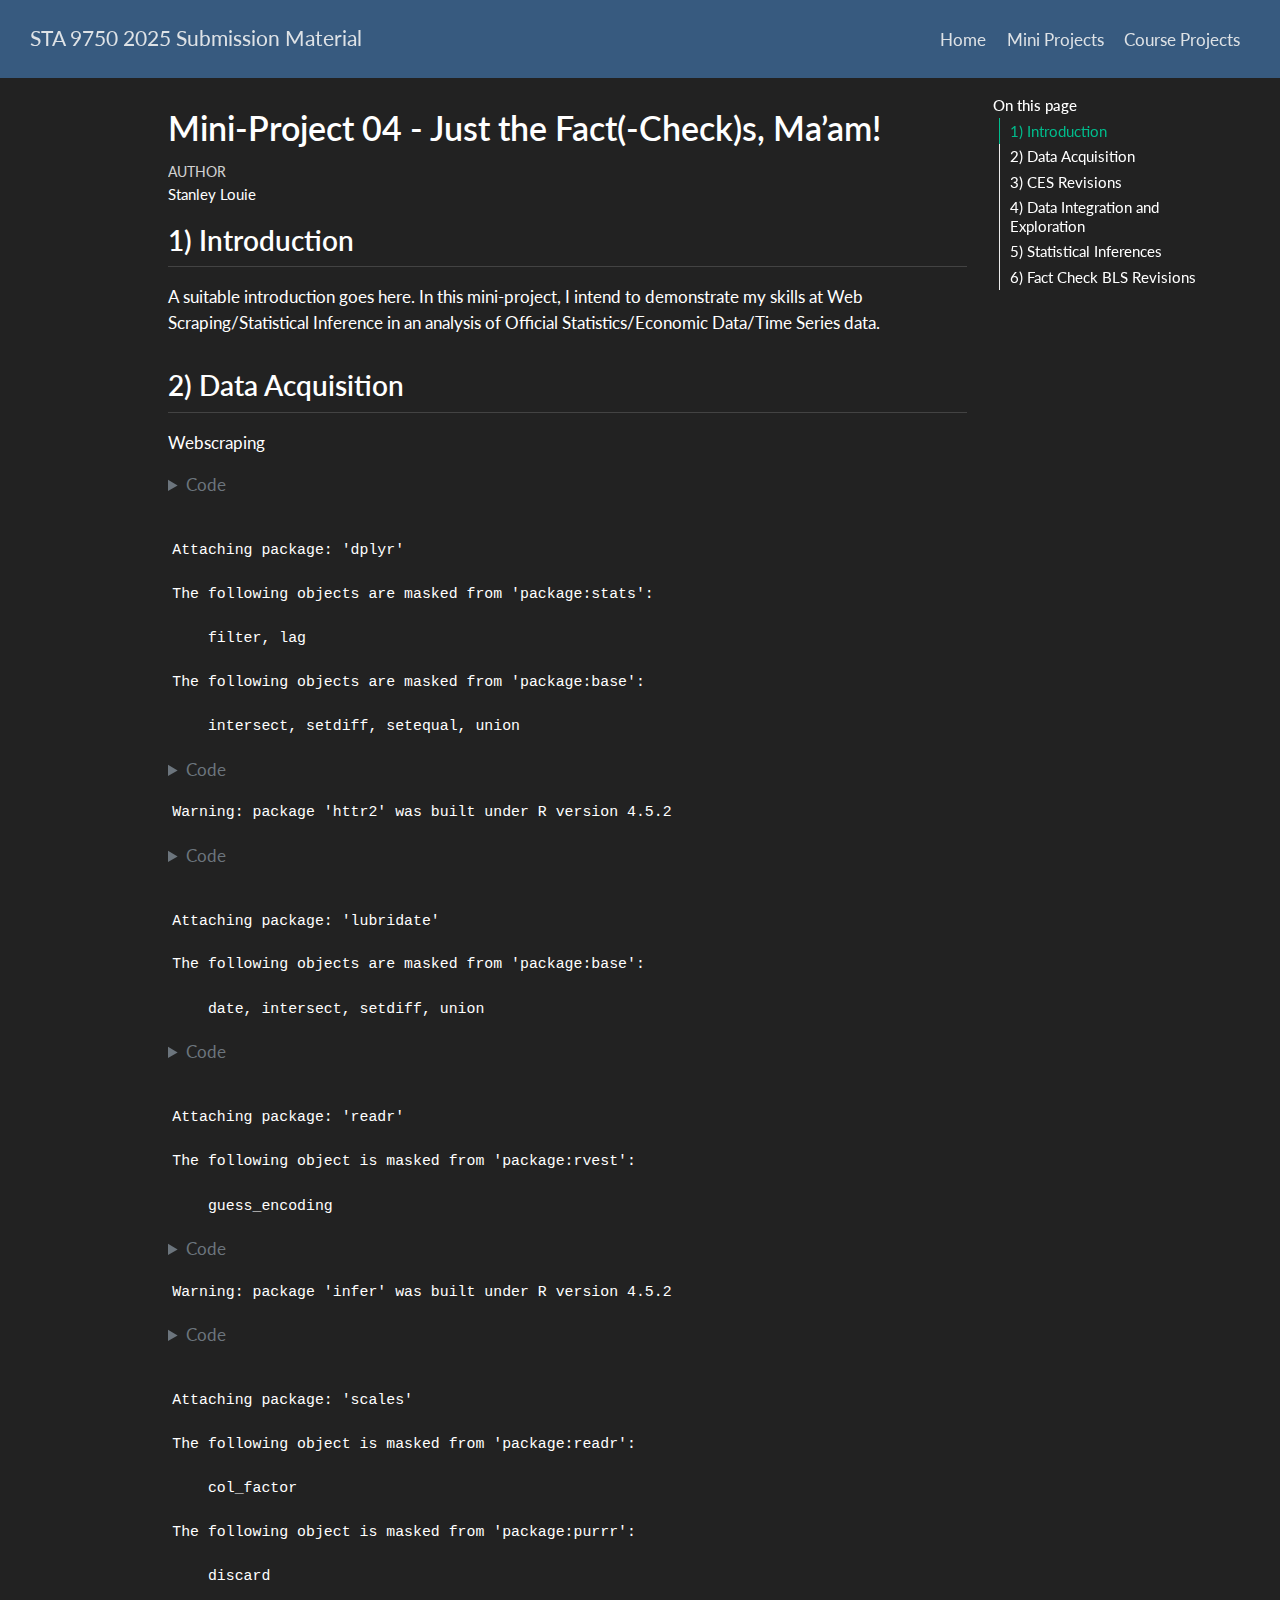
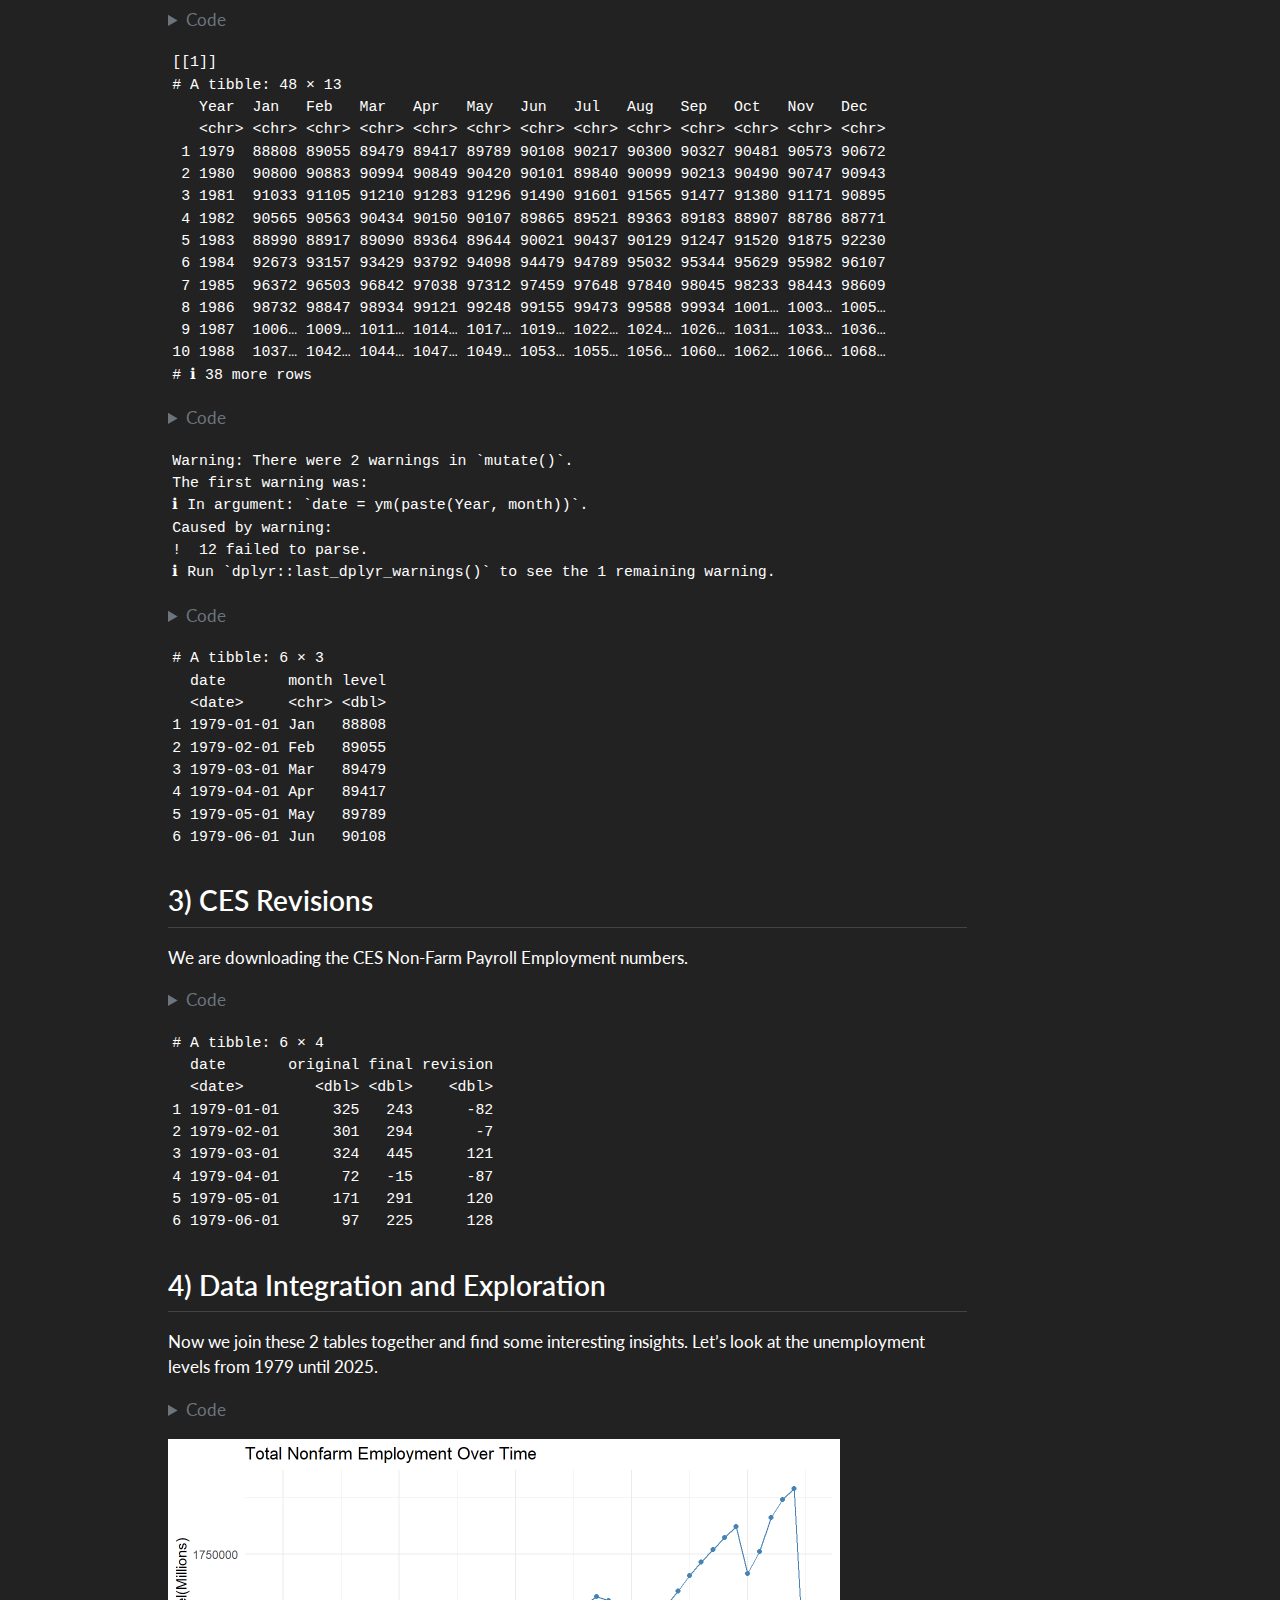
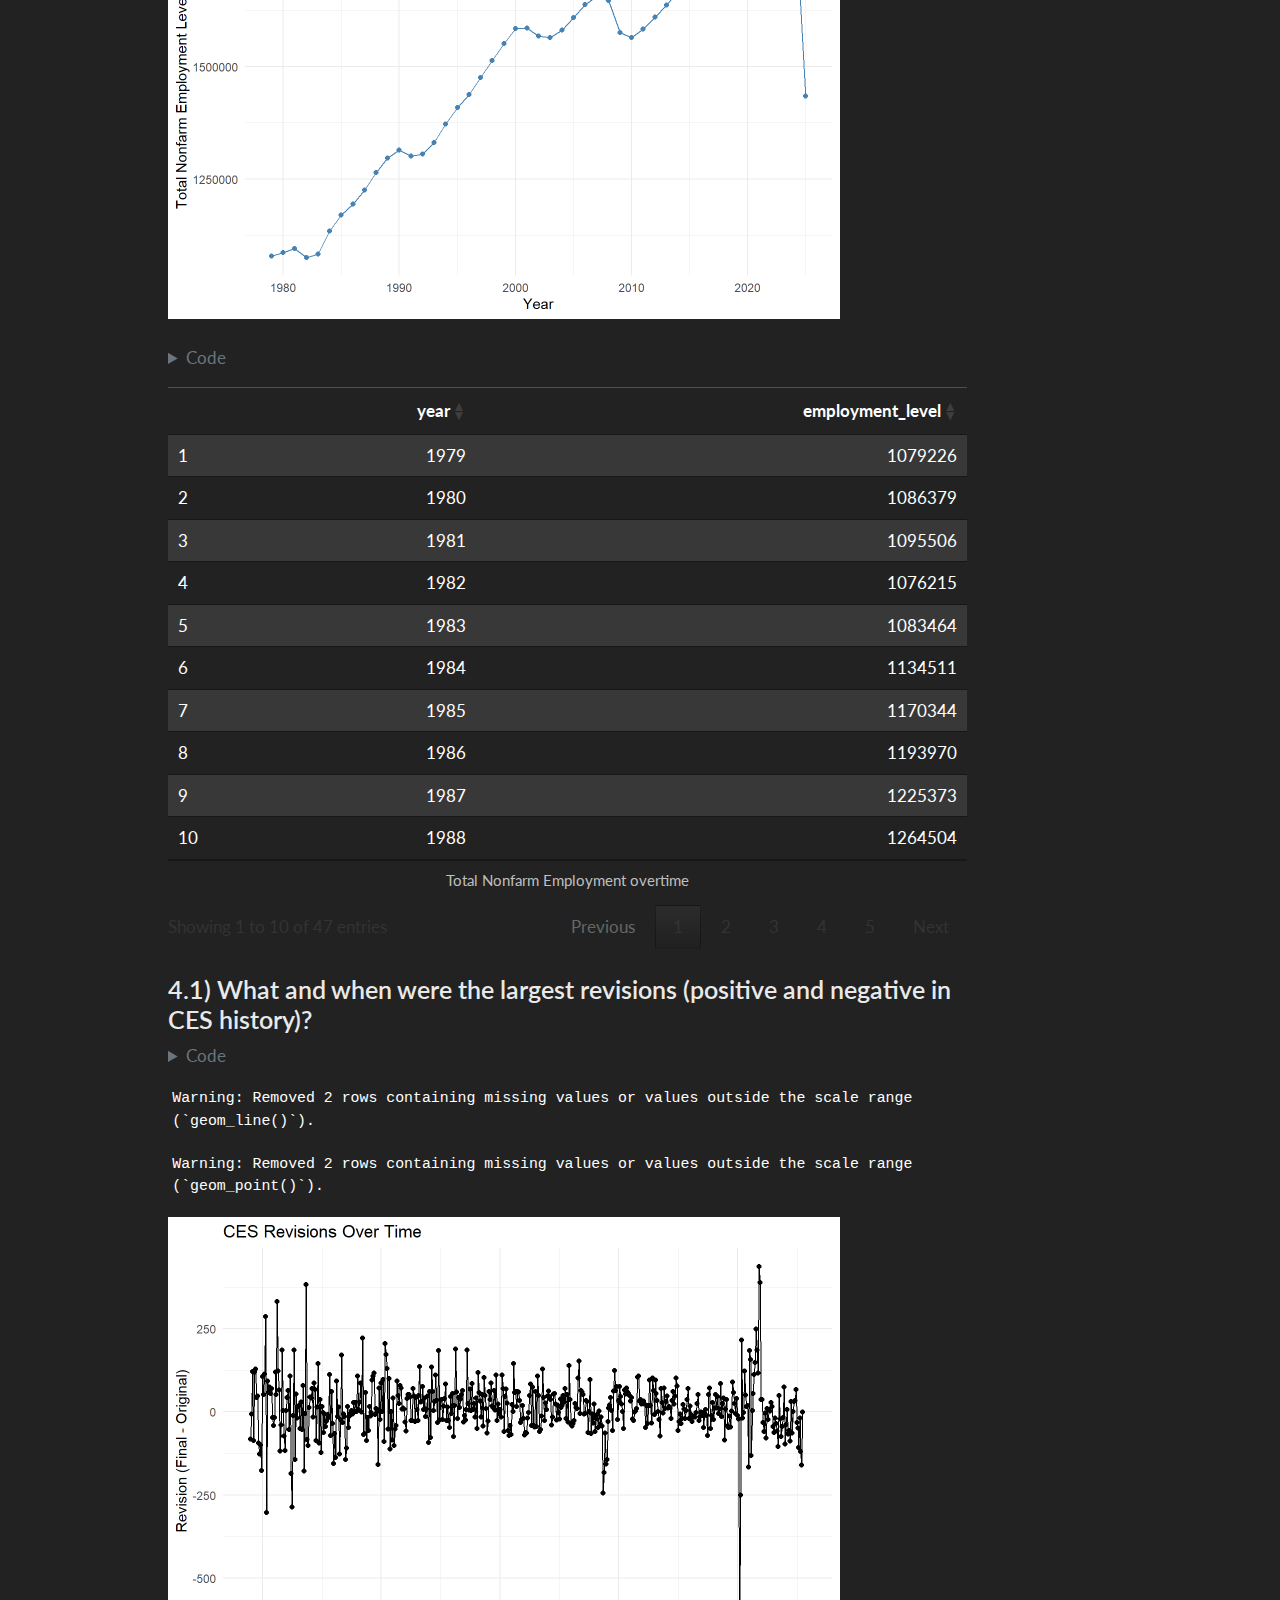
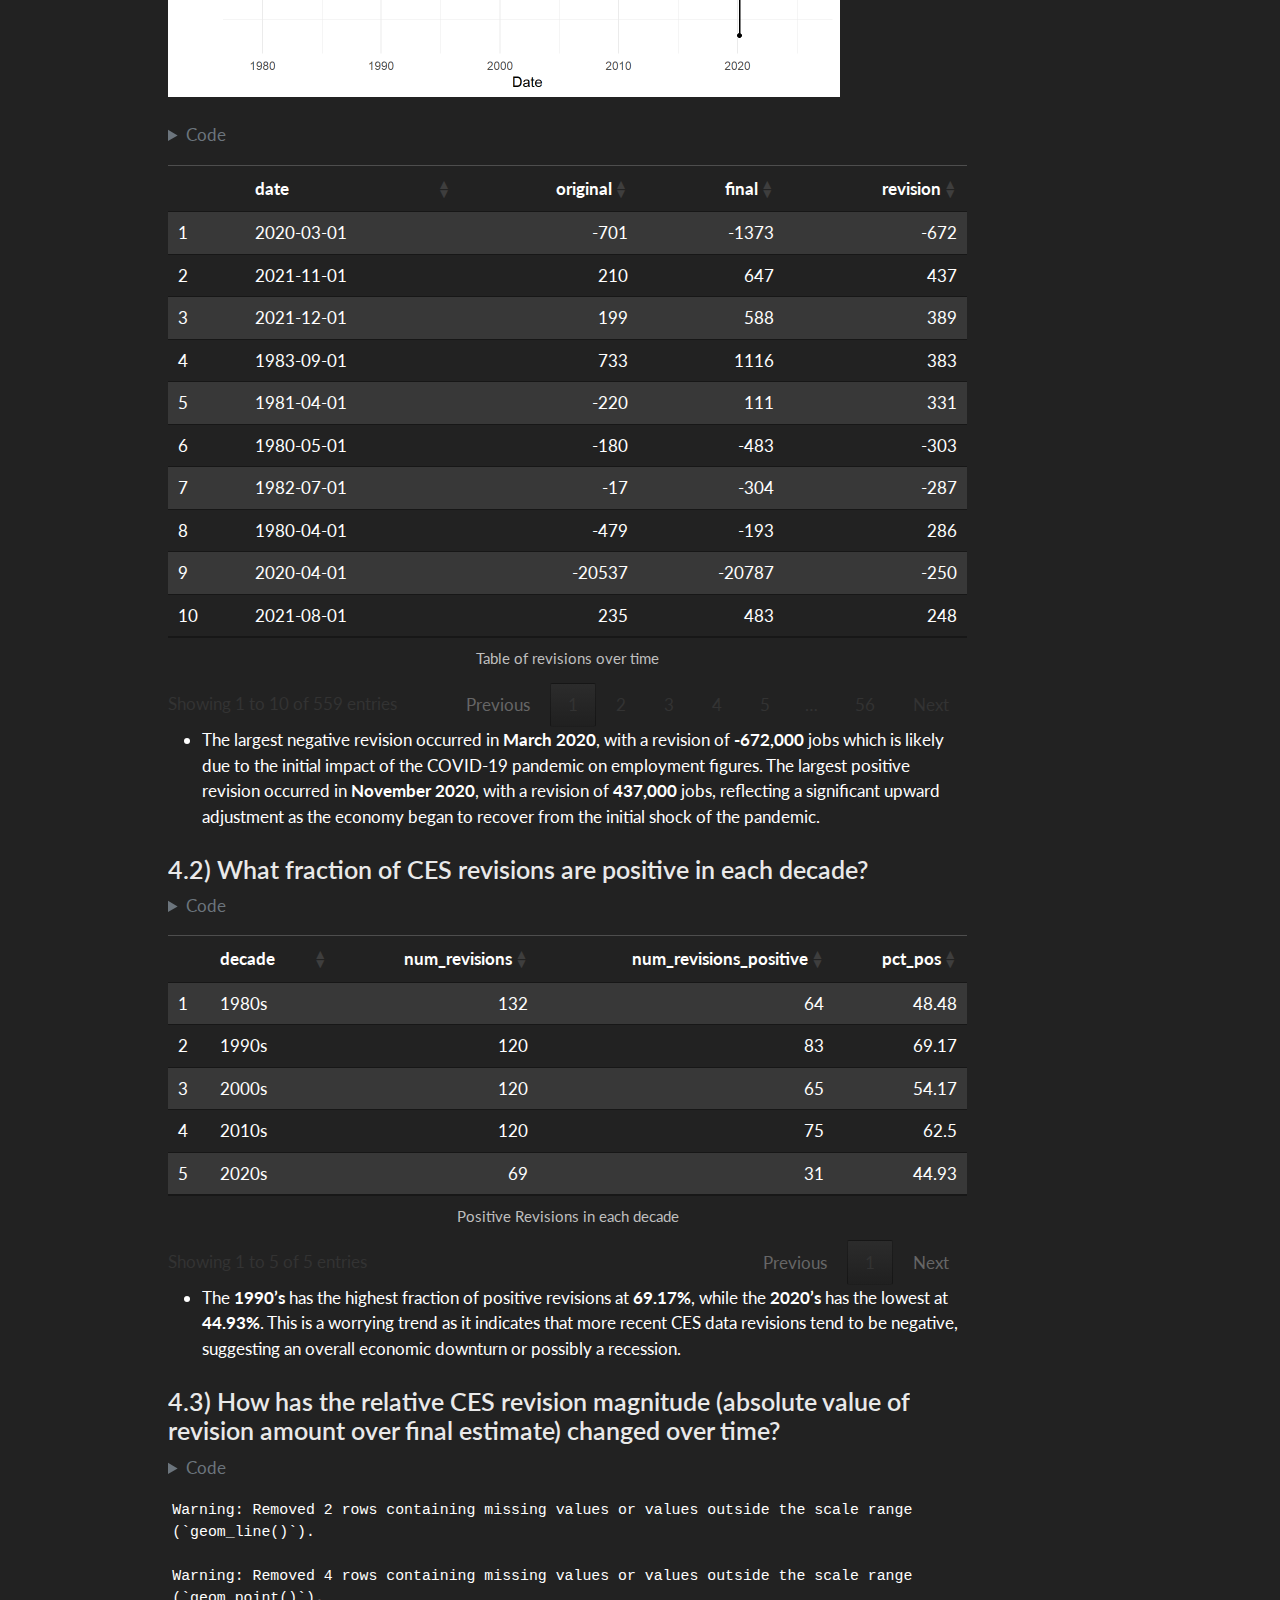
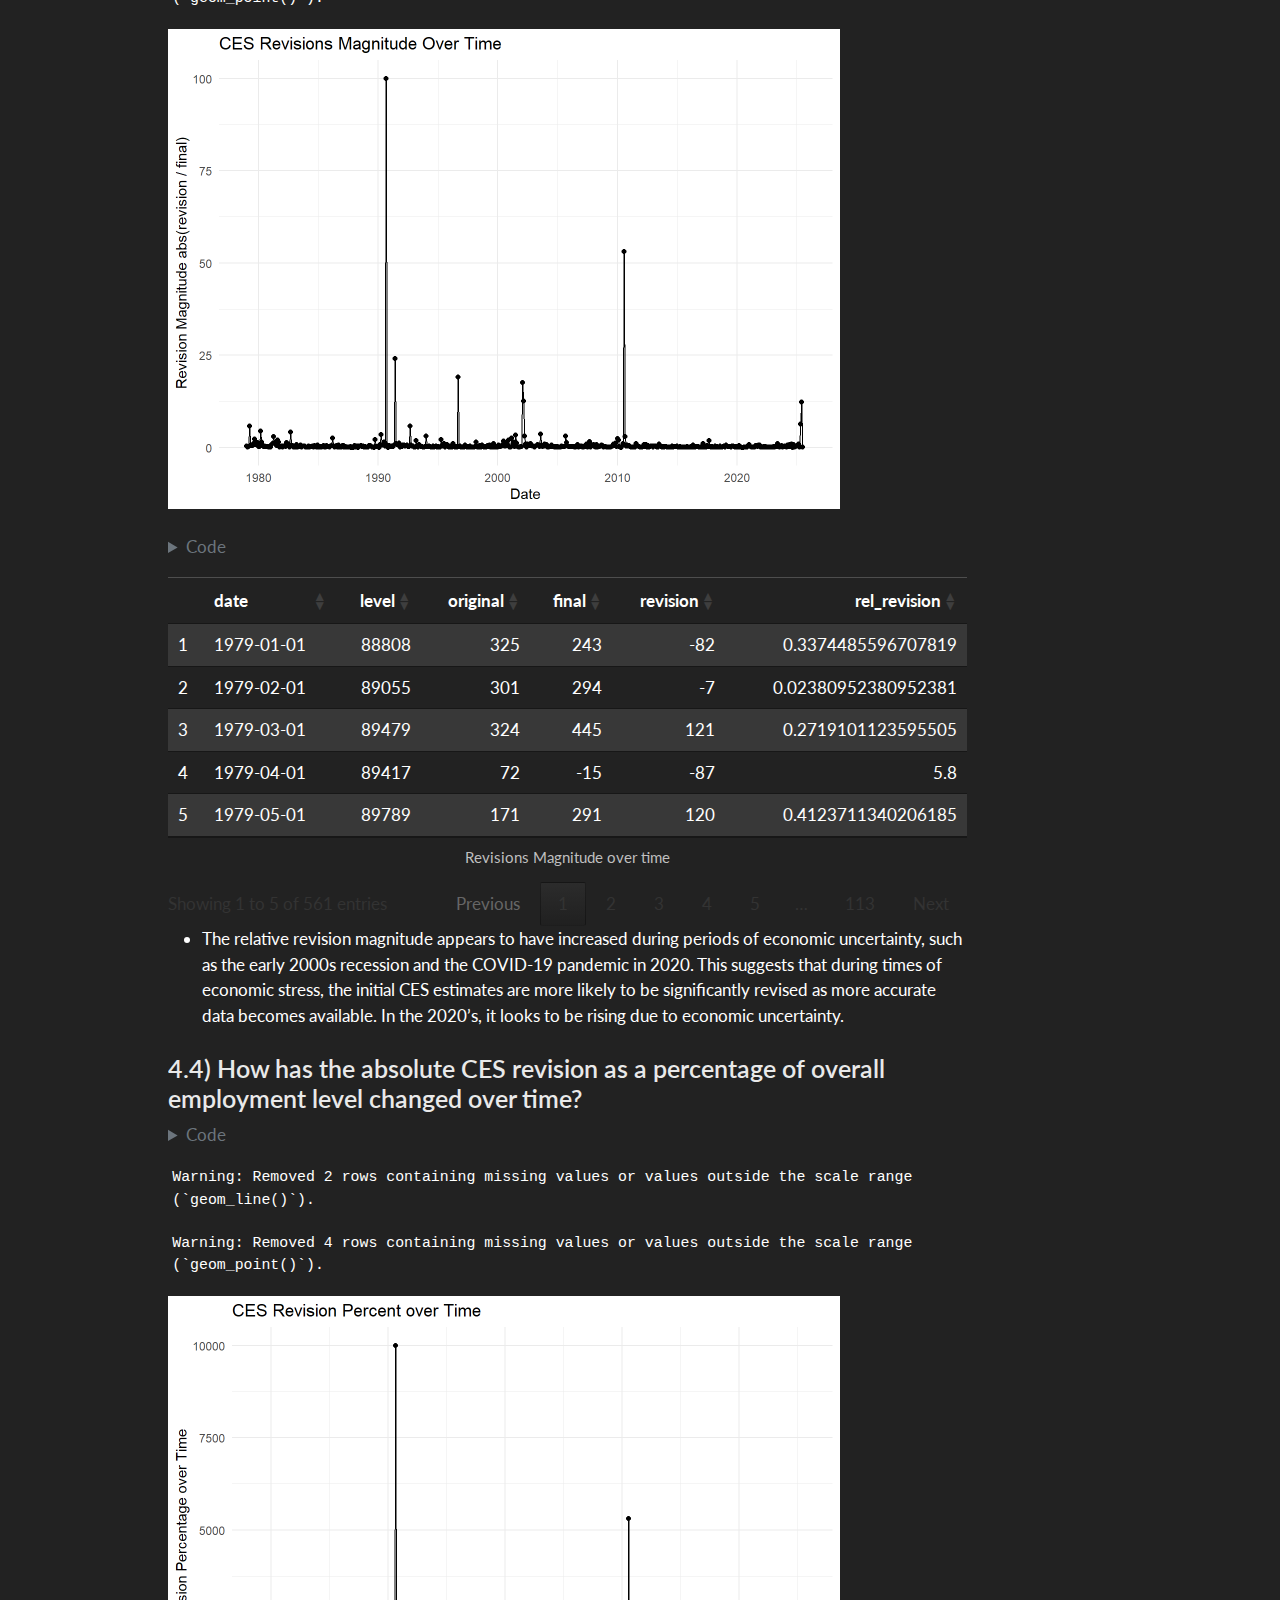
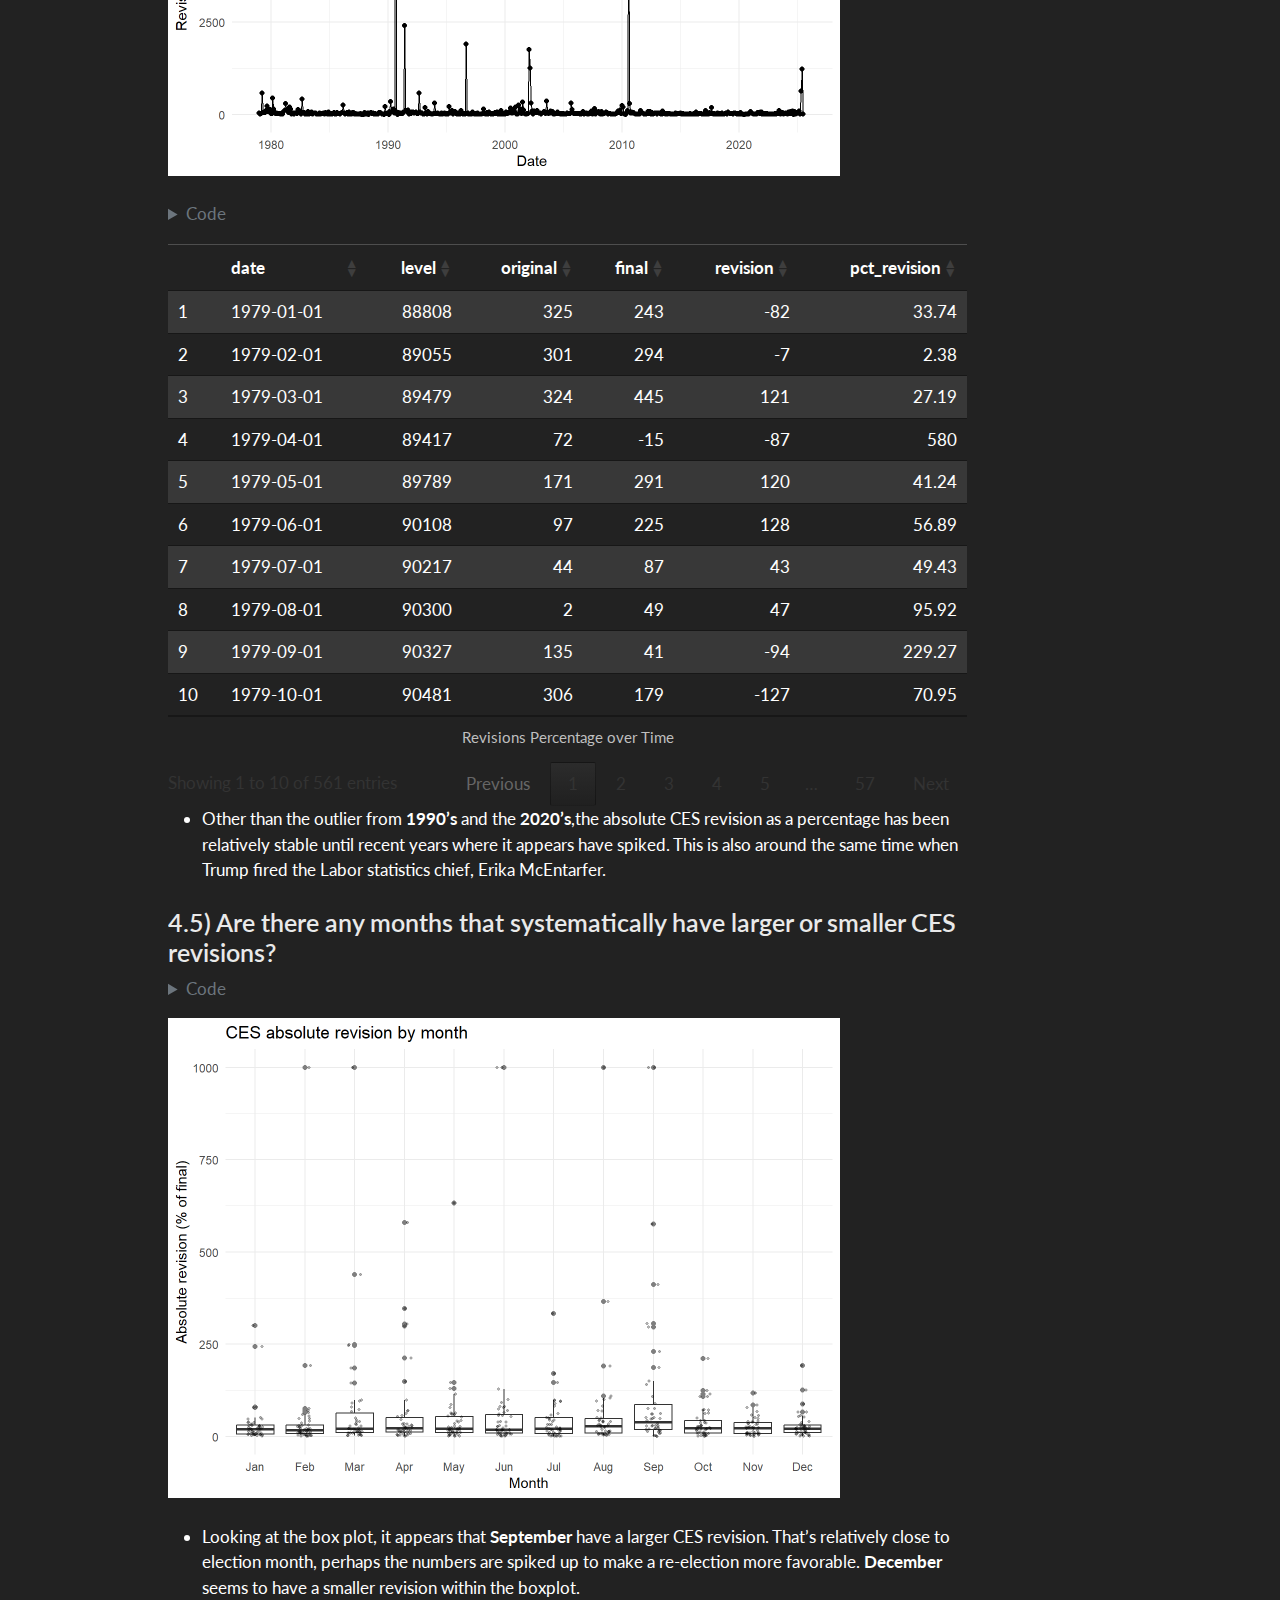
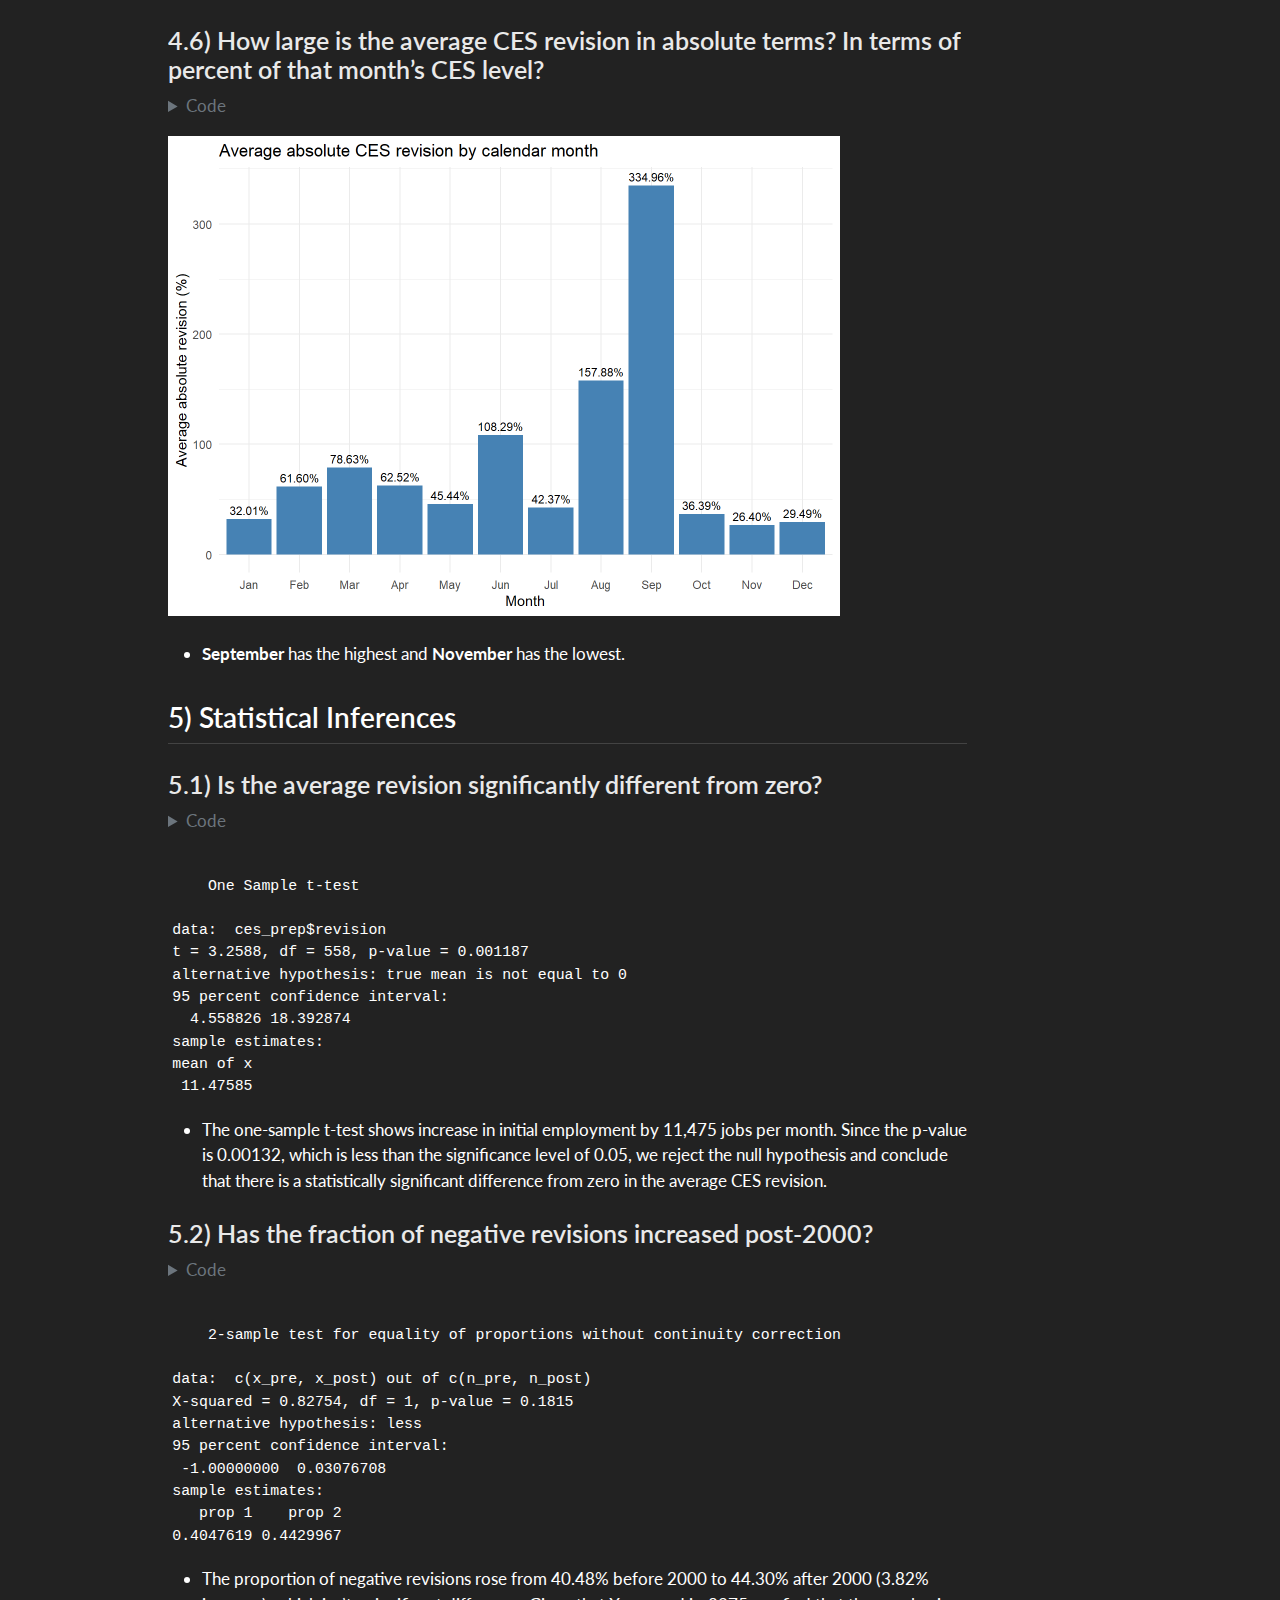
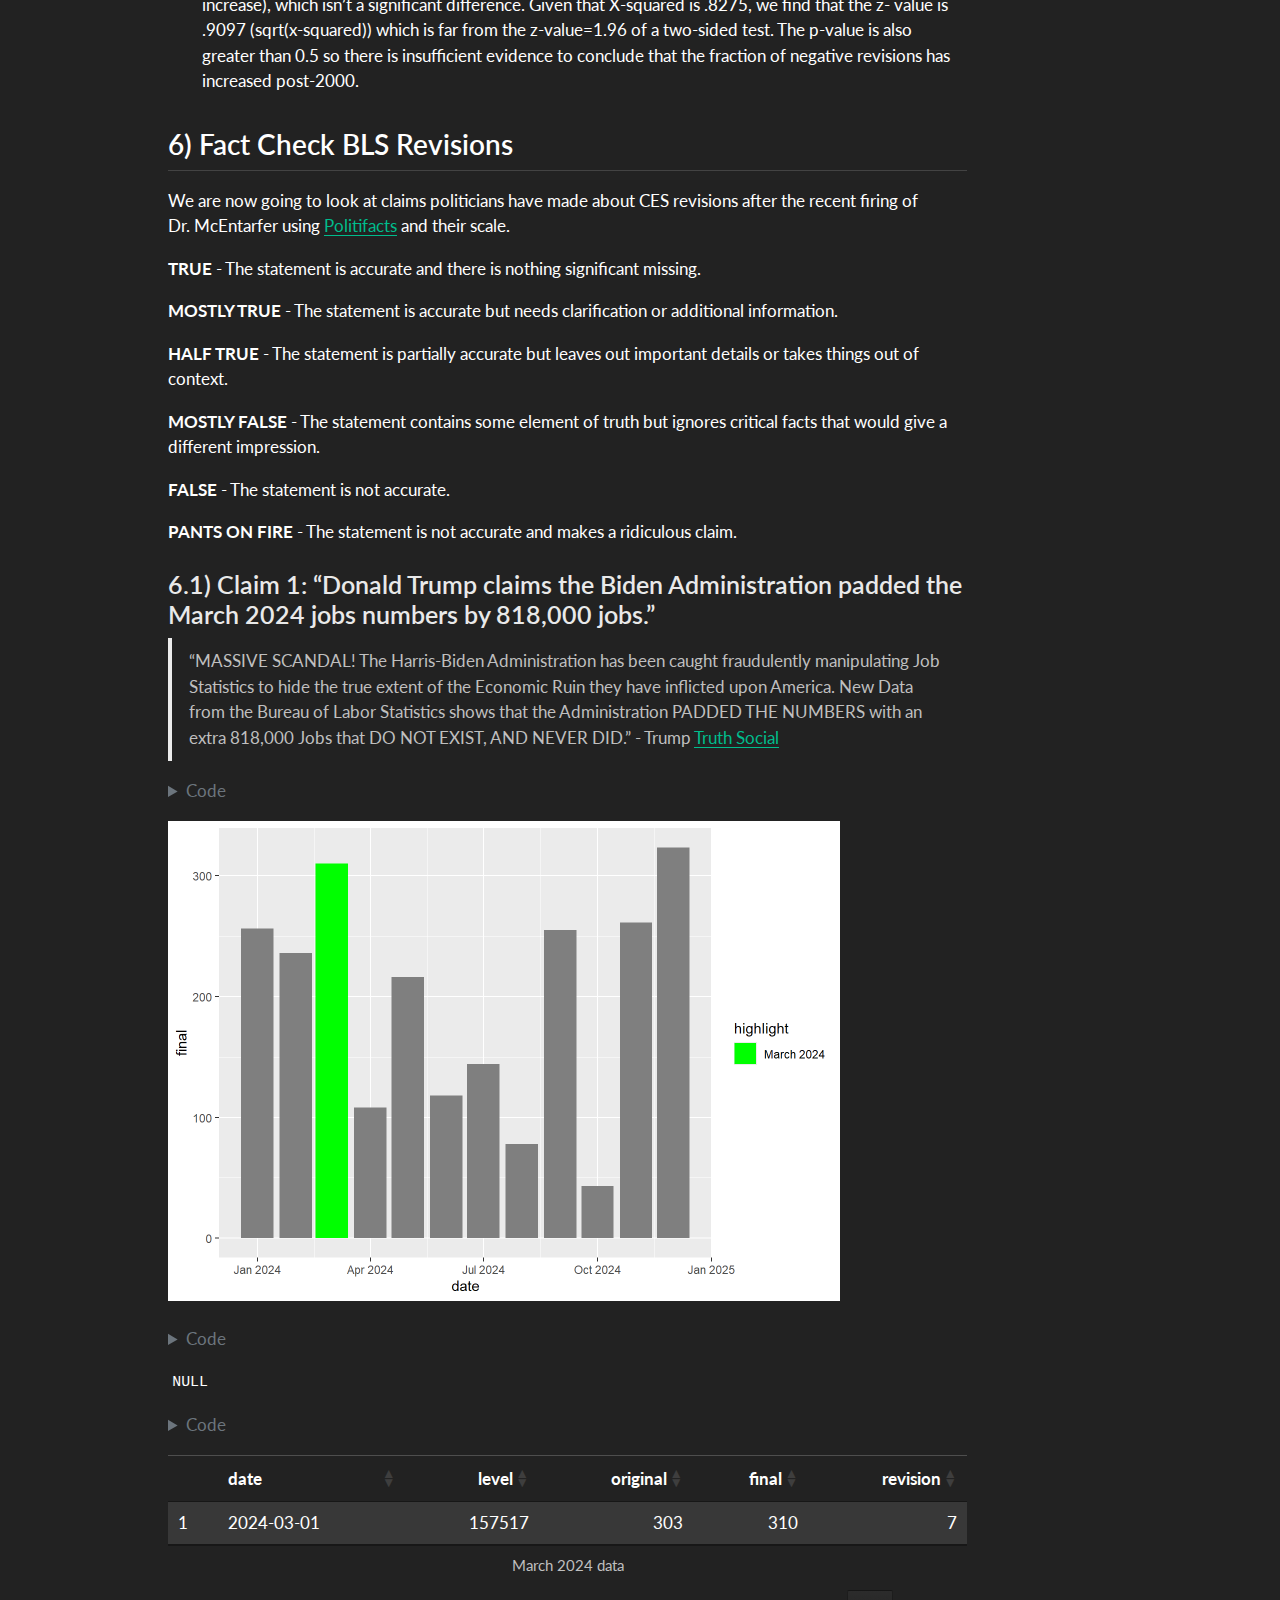
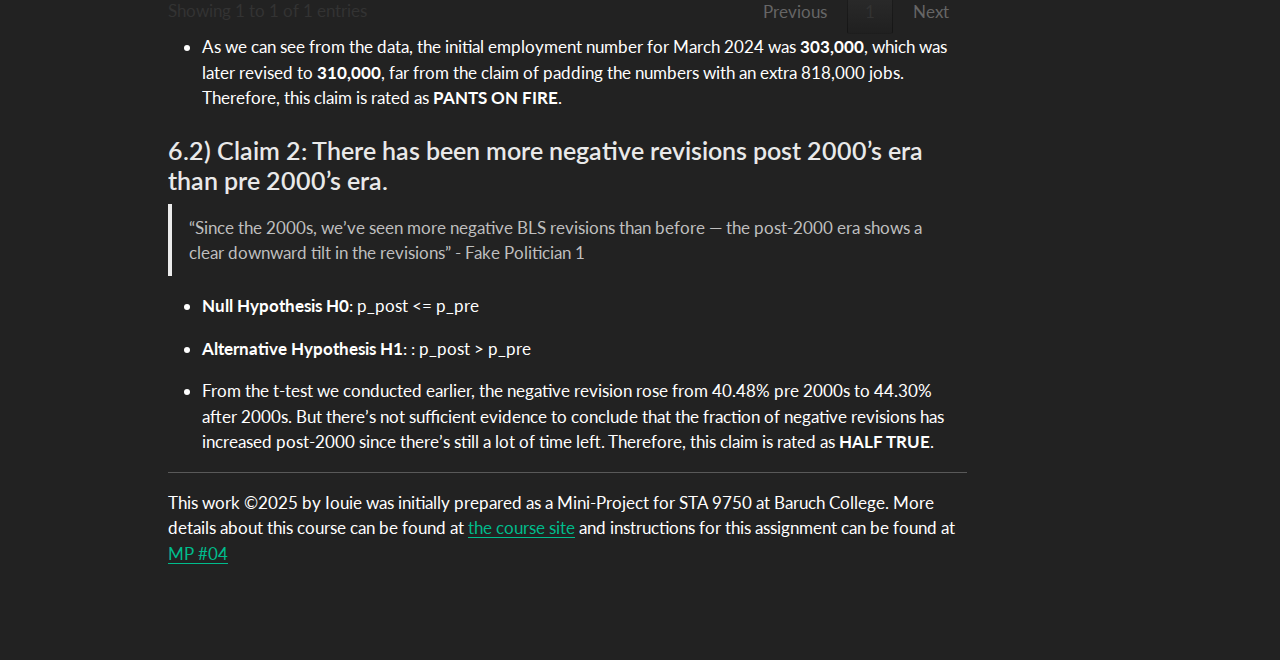
<file: docs/mp04.html>
<!DOCTYPE html>
<html xmlns="http://www.w3.org/1999/xhtml" lang="en" xml:lang="en"><head>

<meta charset="utf-8">
<meta name="generator" content="quarto-1.7.33">

<meta name="viewport" content="width=device-width, initial-scale=1.0, user-scalable=yes">

<meta name="author" content="Stanley Louie">

<title>Mini-Project 04 - Just the Fact(-Check)s, Ma’am! – STA 9750 2025 Submission Material</title>
<style>
code{white-space: pre-wrap;}
span.smallcaps{font-variant: small-caps;}
div.columns{display: flex; gap: min(4vw, 1.5em);}
div.column{flex: auto; overflow-x: auto;}
div.hanging-indent{margin-left: 1.5em; text-indent: -1.5em;}
ul.task-list{list-style: none;}
ul.task-list li input[type="checkbox"] {
  width: 0.8em;
  margin: 0 0.8em 0.2em -1em; /* quarto-specific, see https://github.com/quarto-dev/quarto-cli/issues/4556 */ 
  vertical-align: middle;
}
/* CSS for syntax highlighting */
html { -webkit-text-size-adjust: 100%; }
pre > code.sourceCode { white-space: pre; position: relative; }
pre > code.sourceCode > span { display: inline-block; line-height: 1.25; }
pre > code.sourceCode > span:empty { height: 1.2em; }
.sourceCode { overflow: visible; }
code.sourceCode > span { color: inherit; text-decoration: inherit; }
div.sourceCode { margin: 1em 0; }
pre.sourceCode { margin: 0; }
@media screen {
div.sourceCode { overflow: auto; }
}
@media print {
pre > code.sourceCode { white-space: pre-wrap; }
pre > code.sourceCode > span { text-indent: -5em; padding-left: 5em; }
}
pre.numberSource code
  { counter-reset: source-line 0; }
pre.numberSource code > span
  { position: relative; left: -4em; counter-increment: source-line; }
pre.numberSource code > span > a:first-child::before
  { content: counter(source-line);
    position: relative; left: -1em; text-align: right; vertical-align: baseline;
    border: none; display: inline-block;
    -webkit-touch-callout: none; -webkit-user-select: none;
    -khtml-user-select: none; -moz-user-select: none;
    -ms-user-select: none; user-select: none;
    padding: 0 4px; width: 4em;
  }
pre.numberSource { margin-left: 3em;  padding-left: 4px; }
div.sourceCode
  {   }
@media screen {
pre > code.sourceCode > span > a:first-child::before { text-decoration: underline; }
}
</style>


<script src="site_libs/quarto-nav/quarto-nav.js"></script>
<script src="site_libs/quarto-nav/headroom.min.js"></script>
<script src="site_libs/clipboard/clipboard.min.js"></script>
<script src="site_libs/quarto-search/autocomplete.umd.js"></script>
<script src="site_libs/quarto-search/fuse.min.js"></script>
<script src="site_libs/quarto-search/quarto-search.js"></script>
<meta name="quarto:offset" content="./">
<script src="site_libs/quarto-html/quarto.js" type="module"></script>
<script src="site_libs/quarto-html/tabsets/tabsets.js" type="module"></script>
<script src="site_libs/quarto-html/popper.min.js"></script>
<script src="site_libs/quarto-html/tippy.umd.min.js"></script>
<script src="site_libs/quarto-html/anchor.min.js"></script>
<link href="site_libs/quarto-html/tippy.css" rel="stylesheet">
<link href="site_libs/quarto-html/quarto-syntax-highlighting-dark-bc185b5c5bdbcb35c2eb49d8a876ef70.css" rel="stylesheet" id="quarto-text-highlighting-styles">
<script src="site_libs/bootstrap/bootstrap.min.js"></script>
<link href="site_libs/bootstrap/bootstrap-icons.css" rel="stylesheet">
<link href="site_libs/bootstrap/bootstrap-e84dea4794a10ce3ad7229a836ad9ece.min.css" rel="stylesheet" append-hash="true" id="quarto-bootstrap" data-mode="dark">
<script id="quarto-search-options" type="application/json">{
  "location": "navbar",
  "copy-button": false,
  "collapse-after": 3,
  "panel-placement": "end",
  "type": "overlay",
  "limit": 50,
  "keyboard-shortcut": [
    "f",
    "/",
    "s"
  ],
  "show-item-context": false,
  "language": {
    "search-no-results-text": "No results",
    "search-matching-documents-text": "matching documents",
    "search-copy-link-title": "Copy link to search",
    "search-hide-matches-text": "Hide additional matches",
    "search-more-match-text": "more match in this document",
    "search-more-matches-text": "more matches in this document",
    "search-clear-button-title": "Clear",
    "search-text-placeholder": "",
    "search-detached-cancel-button-title": "Cancel",
    "search-submit-button-title": "Submit",
    "search-label": "Search"
  }
}</script>
<link href="site_libs/htmltools-fill-0.5.8.1/fill.css" rel="stylesheet">

<script src="site_libs/htmlwidgets-1.6.4/htmlwidgets.js"></script>

<link href="site_libs/datatables-css-0.0.0/datatables-crosstalk.css" rel="stylesheet">

<script src="site_libs/datatables-binding-0.34.0/datatables.js"></script>

<script src="site_libs/jquery-3.6.0/jquery-3.6.0.min.js"></script>

<link href="site_libs/dt-core-1.13.6/css/jquery.dataTables.min.css" rel="stylesheet">

<link href="site_libs/dt-core-1.13.6/css/jquery.dataTables.extra.css" rel="stylesheet">

<script src="site_libs/dt-core-1.13.6/js/jquery.dataTables.min.js"></script>

<link href="site_libs/crosstalk-1.2.1/css/crosstalk.min.css" rel="stylesheet">

<script src="site_libs/crosstalk-1.2.1/js/crosstalk.min.js"></script>



<link rel="stylesheet" href="styles.css">
</head>

<body class="nav-fixed quarto-light">

<div id="quarto-search-results"></div>
  <header id="quarto-header" class="headroom fixed-top">
    <nav class="navbar navbar-expand-lg " data-bs-theme="dark">
      <div class="navbar-container container-fluid">
      <div class="navbar-brand-container mx-auto">
    <a class="navbar-brand" href="./index.html">
    <span class="navbar-title">STA 9750 2025 Submission Material</span>
    </a>
  </div>
          <button class="navbar-toggler" type="button" data-bs-toggle="collapse" data-bs-target="#navbarCollapse" aria-controls="navbarCollapse" role="menu" aria-expanded="false" aria-label="Toggle navigation" onclick="if (window.quartoToggleHeadroom) { window.quartoToggleHeadroom(); }">
  <span class="navbar-toggler-icon"></span>
</button>
          <div class="collapse navbar-collapse" id="navbarCollapse">
            <ul class="navbar-nav navbar-nav-scroll ms-auto">
  <li class="nav-item">
    <a class="nav-link" href="./index.html"> 
<span class="menu-text">Home</span></a>
  </li>  
  <li class="nav-item">
    <a class="nav-link" href="./index.html"> 
<span class="menu-text">Mini Projects</span></a>
  </li>  
  <li class="nav-item">
    <a class="nav-link" href="./index.html"> 
<span class="menu-text">Course Projects</span></a>
  </li>  
</ul>
          </div> <!-- /navcollapse -->
            <div class="quarto-navbar-tools">
</div>
      </div> <!-- /container-fluid -->
    </nav>
</header>
<!-- content -->
<div id="quarto-content" class="quarto-container page-columns page-rows-contents page-layout-article page-navbar">
<!-- sidebar -->
<!-- margin-sidebar -->
    <div id="quarto-margin-sidebar" class="sidebar margin-sidebar">
        <nav id="TOC" role="doc-toc" class="toc-active">
    <h2 id="toc-title">On this page</h2>
   
  <ul>
  <li><a href="#introduction" id="toc-introduction" class="nav-link active" data-scroll-target="#introduction">1) Introduction</a></li>
  <li><a href="#data-acquisition" id="toc-data-acquisition" class="nav-link" data-scroll-target="#data-acquisition">2) Data Acquisition</a></li>
  <li><a href="#ces-revisions" id="toc-ces-revisions" class="nav-link" data-scroll-target="#ces-revisions">3) CES Revisions</a></li>
  <li><a href="#data-integration-and-exploration" id="toc-data-integration-and-exploration" class="nav-link" data-scroll-target="#data-integration-and-exploration">4) Data Integration and Exploration</a>
  <ul class="collapse">
  <li><a href="#what-and-when-were-the-largest-revisions-positive-and-negative-in-ces-history" id="toc-what-and-when-were-the-largest-revisions-positive-and-negative-in-ces-history" class="nav-link" data-scroll-target="#what-and-when-were-the-largest-revisions-positive-and-negative-in-ces-history">4.1) What and when were the largest revisions (positive and negative in CES history)?</a></li>
  <li><a href="#what-fraction-of-ces-revisions-are-positive-in-each-decade" id="toc-what-fraction-of-ces-revisions-are-positive-in-each-decade" class="nav-link" data-scroll-target="#what-fraction-of-ces-revisions-are-positive-in-each-decade">4.2) What fraction of CES revisions are positive in each decade?</a></li>
  <li><a href="#how-has-the-relative-ces-revision-magnitude-absolute-value-of-revision-amount-over-final-estimate-changed-over-time" id="toc-how-has-the-relative-ces-revision-magnitude-absolute-value-of-revision-amount-over-final-estimate-changed-over-time" class="nav-link" data-scroll-target="#how-has-the-relative-ces-revision-magnitude-absolute-value-of-revision-amount-over-final-estimate-changed-over-time">4.3) How has the relative CES revision magnitude (absolute value of revision amount over final estimate) changed over time?</a></li>
  <li><a href="#how-has-the-absolute-ces-revision-as-a-percentage-of-overall-employment-level-changed-over-time" id="toc-how-has-the-absolute-ces-revision-as-a-percentage-of-overall-employment-level-changed-over-time" class="nav-link" data-scroll-target="#how-has-the-absolute-ces-revision-as-a-percentage-of-overall-employment-level-changed-over-time">4.4) How has the absolute CES revision as a percentage of overall employment level changed over time?</a></li>
  <li><a href="#are-there-any-months-that-systematically-have-larger-or-smaller-ces-revisions" id="toc-are-there-any-months-that-systematically-have-larger-or-smaller-ces-revisions" class="nav-link" data-scroll-target="#are-there-any-months-that-systematically-have-larger-or-smaller-ces-revisions">4.5) Are there any months that systematically have larger or smaller CES revisions?</a></li>
  <li><a href="#how-large-is-the-average-ces-revision-in-absolute-terms-in-terms-of-percent-of-that-months-ces-level" id="toc-how-large-is-the-average-ces-revision-in-absolute-terms-in-terms-of-percent-of-that-months-ces-level" class="nav-link" data-scroll-target="#how-large-is-the-average-ces-revision-in-absolute-terms-in-terms-of-percent-of-that-months-ces-level">4.6) How large is the average CES revision in absolute terms? In terms of percent of that month’s CES level?</a></li>
  </ul></li>
  <li><a href="#statistical-inferences" id="toc-statistical-inferences" class="nav-link" data-scroll-target="#statistical-inferences">5) Statistical Inferences</a>
  <ul class="collapse">
  <li><a href="#is-the-average-revision-significantly-different-from-zero" id="toc-is-the-average-revision-significantly-different-from-zero" class="nav-link" data-scroll-target="#is-the-average-revision-significantly-different-from-zero">5.1) Is the average revision significantly different from zero?</a></li>
  <li><a href="#has-the-fraction-of-negative-revisions-increased-post-2000" id="toc-has-the-fraction-of-negative-revisions-increased-post-2000" class="nav-link" data-scroll-target="#has-the-fraction-of-negative-revisions-increased-post-2000">5.2) Has the fraction of negative revisions increased post-2000?</a></li>
  </ul></li>
  <li><a href="#fact-check-bls-revisions" id="toc-fact-check-bls-revisions" class="nav-link" data-scroll-target="#fact-check-bls-revisions">6) Fact Check BLS Revisions</a>
  <ul class="collapse">
  <li><a href="#claim-1-donald-trump-claims-the-biden-administration-padded-the-march-2024-jobs-numbers-by-818000-jobs." id="toc-claim-1-donald-trump-claims-the-biden-administration-padded-the-march-2024-jobs-numbers-by-818000-jobs." class="nav-link" data-scroll-target="#claim-1-donald-trump-claims-the-biden-administration-padded-the-march-2024-jobs-numbers-by-818000-jobs.">6.1) Claim 1: “Donald Trump claims the Biden Administration padded the March 2024 jobs numbers by 818,000 jobs.”</a></li>
  <li><a href="#claim-2-there-has-been-more-negative-revisions-post-2000s-era-than-pre-2000s-era." id="toc-claim-2-there-has-been-more-negative-revisions-post-2000s-era-than-pre-2000s-era." class="nav-link" data-scroll-target="#claim-2-there-has-been-more-negative-revisions-post-2000s-era-than-pre-2000s-era.">6.2) Claim 2: There has been more negative revisions post 2000’s era than pre 2000’s era.</a></li>
  </ul></li>
  </ul>
</nav>
    </div>
<!-- main -->
<main class="content" id="quarto-document-content">

<header id="title-block-header" class="quarto-title-block default">
<div class="quarto-title">
<h1 class="title">Mini-Project 04 - Just the Fact(-Check)s, Ma’am!</h1>
</div>



<div class="quarto-title-meta">

    <div>
    <div class="quarto-title-meta-heading">Author</div>
    <div class="quarto-title-meta-contents">
             <p>Stanley Louie </p>
          </div>
  </div>
    
  
    
  </div>
  


</header>


<section id="introduction" class="level2">
<h2 class="anchored" data-anchor-id="introduction">1) Introduction</h2>
<p>A suitable introduction goes here. In this mini-project, I intend to demonstrate my skills at Web Scraping/Statistical Inference in an analysis of Official Statistics/Economic Data/Time Series data.</p>
</section>
<section id="data-acquisition" class="level2">
<h2 class="anchored" data-anchor-id="data-acquisition">2) Data Acquisition</h2>
<p>Webscraping</p>
<div class="cell">
<details class="code-fold">
<summary>Code</summary>
<div class="sourceCode cell-code" id="cb1"><pre class="sourceCode r code-with-copy"><code class="sourceCode r"><span id="cb1-1"><a href="#cb1-1" aria-hidden="true" tabindex="-1"></a><span class="fu">library</span>(dplyr)</span></code><button title="Copy to Clipboard" class="code-copy-button"><i class="bi"></i></button></pre></div>
</details>
<div class="cell-output cell-output-stderr">
<pre><code>
Attaching package: 'dplyr'</code></pre>
</div>
<div class="cell-output cell-output-stderr">
<pre><code>The following objects are masked from 'package:stats':

    filter, lag</code></pre>
</div>
<div class="cell-output cell-output-stderr">
<pre><code>The following objects are masked from 'package:base':

    intersect, setdiff, setequal, union</code></pre>
</div>
<details class="code-fold">
<summary>Code</summary>
<div class="sourceCode cell-code" id="cb5"><pre class="sourceCode r code-with-copy"><code class="sourceCode r"><span id="cb5-1"><a href="#cb5-1" aria-hidden="true" tabindex="-1"></a><span class="fu">library</span>(tidyr)</span>
<span id="cb5-2"><a href="#cb5-2" aria-hidden="true" tabindex="-1"></a><span class="fu">library</span>(rvest)</span>
<span id="cb5-3"><a href="#cb5-3" aria-hidden="true" tabindex="-1"></a><span class="fu">library</span>(httr2)</span></code><button title="Copy to Clipboard" class="code-copy-button"><i class="bi"></i></button></pre></div>
</details>
<div class="cell-output cell-output-stderr">
<pre><code>Warning: package 'httr2' was built under R version 4.5.2</code></pre>
</div>
<details class="code-fold">
<summary>Code</summary>
<div class="sourceCode cell-code" id="cb7"><pre class="sourceCode r code-with-copy"><code class="sourceCode r"><span id="cb7-1"><a href="#cb7-1" aria-hidden="true" tabindex="-1"></a><span class="fu">library</span>(purrr)</span>
<span id="cb7-2"><a href="#cb7-2" aria-hidden="true" tabindex="-1"></a><span class="fu">library</span>(lubridate)</span></code><button title="Copy to Clipboard" class="code-copy-button"><i class="bi"></i></button></pre></div>
</details>
<div class="cell-output cell-output-stderr">
<pre><code>
Attaching package: 'lubridate'</code></pre>
</div>
<div class="cell-output cell-output-stderr">
<pre><code>The following objects are masked from 'package:base':

    date, intersect, setdiff, union</code></pre>
</div>
<details class="code-fold">
<summary>Code</summary>
<div class="sourceCode cell-code" id="cb10"><pre class="sourceCode r code-with-copy"><code class="sourceCode r"><span id="cb10-1"><a href="#cb10-1" aria-hidden="true" tabindex="-1"></a><span class="fu">library</span>(stringr)</span>
<span id="cb10-2"><a href="#cb10-2" aria-hidden="true" tabindex="-1"></a><span class="fu">library</span>(readr)</span></code><button title="Copy to Clipboard" class="code-copy-button"><i class="bi"></i></button></pre></div>
</details>
<div class="cell-output cell-output-stderr">
<pre><code>
Attaching package: 'readr'</code></pre>
</div>
<div class="cell-output cell-output-stderr">
<pre><code>The following object is masked from 'package:rvest':

    guess_encoding</code></pre>
</div>
<details class="code-fold">
<summary>Code</summary>
<div class="sourceCode cell-code" id="cb13"><pre class="sourceCode r code-with-copy"><code class="sourceCode r"><span id="cb13-1"><a href="#cb13-1" aria-hidden="true" tabindex="-1"></a><span class="fu">library</span>(ggplot2)</span>
<span id="cb13-2"><a href="#cb13-2" aria-hidden="true" tabindex="-1"></a><span class="fu">library</span>(DT)</span>
<span id="cb13-3"><a href="#cb13-3" aria-hidden="true" tabindex="-1"></a><span class="fu">library</span>(infer)</span></code><button title="Copy to Clipboard" class="code-copy-button"><i class="bi"></i></button></pre></div>
</details>
<div class="cell-output cell-output-stderr">
<pre><code>Warning: package 'infer' was built under R version 4.5.2</code></pre>
</div>
<details class="code-fold">
<summary>Code</summary>
<div class="sourceCode cell-code" id="cb15"><pre class="sourceCode r code-with-copy"><code class="sourceCode r"><span id="cb15-1"><a href="#cb15-1" aria-hidden="true" tabindex="-1"></a><span class="fu">library</span>(scales)</span></code><button title="Copy to Clipboard" class="code-copy-button"><i class="bi"></i></button></pre></div>
</details>
<div class="cell-output cell-output-stderr">
<pre><code>
Attaching package: 'scales'</code></pre>
</div>
<div class="cell-output cell-output-stderr">
<pre><code>The following object is masked from 'package:readr':

    col_factor</code></pre>
</div>
<div class="cell-output cell-output-stderr">
<pre><code>The following object is masked from 'package:purrr':

    discard</code></pre>
</div>
<details class="code-fold">
<summary>Code</summary>
<div class="sourceCode cell-code" id="cb19"><pre class="sourceCode r code-with-copy"><code class="sourceCode r"><span id="cb19-1"><a href="#cb19-1" aria-hidden="true" tabindex="-1"></a><span class="cf">if</span>(<span class="sc">!</span><span class="fu">dir.exists</span>(<span class="fu">file.path</span>(<span class="st">"data"</span>, <span class="st">"mp04"</span>))) {</span>
<span id="cb19-2"><a href="#cb19-2" aria-hidden="true" tabindex="-1"></a>  <span class="fu">dir.create</span>(<span class="fu">file.path</span>(<span class="st">"data"</span>, <span class="st">"mp04"</span>), <span class="at">showWarnings =</span> <span class="cn">FALSE</span>, <span class="at">recursive =</span> <span class="cn">TRUE</span>)</span>
<span id="cb19-3"><a href="#cb19-3" aria-hidden="true" tabindex="-1"></a>}</span>
<span id="cb19-4"><a href="#cb19-4" aria-hidden="true" tabindex="-1"></a></span>
<span id="cb19-5"><a href="#cb19-5" aria-hidden="true" tabindex="-1"></a></span>
<span id="cb19-6"><a href="#cb19-6" aria-hidden="true" tabindex="-1"></a><span class="co">#1 - Get the URL</span></span>
<span id="cb19-7"><a href="#cb19-7" aria-hidden="true" tabindex="-1"></a>base_url <span class="ot">&lt;-</span> <span class="st">"https://data.bls.gov/pdq/SurveyOutputServlet"</span></span>
<span id="cb19-8"><a href="#cb19-8" aria-hidden="true" tabindex="-1"></a></span>
<span id="cb19-9"><a href="#cb19-9" aria-hidden="true" tabindex="-1"></a><span class="co">#2 - Grab Payload</span></span>
<span id="cb19-10"><a href="#cb19-10" aria-hidden="true" tabindex="-1"></a>form_list <span class="ot">&lt;-</span> <span class="fu">list</span>(</span>
<span id="cb19-11"><a href="#cb19-11" aria-hidden="true" tabindex="-1"></a>    <span class="at">request_action =</span> <span class="st">"get_data"</span>,</span>
<span id="cb19-12"><a href="#cb19-12" aria-hidden="true" tabindex="-1"></a>    <span class="at">reformat =</span> <span class="st">"true"</span>,</span>
<span id="cb19-13"><a href="#cb19-13" aria-hidden="true" tabindex="-1"></a>    <span class="at">from_results_page =</span> <span class="st">"true"</span>,</span>
<span id="cb19-14"><a href="#cb19-14" aria-hidden="true" tabindex="-1"></a>    <span class="at">from_year =</span> <span class="st">"1979"</span>,</span>
<span id="cb19-15"><a href="#cb19-15" aria-hidden="true" tabindex="-1"></a>    <span class="at">to_year =</span> <span class="st">"2025"</span>,</span>
<span id="cb19-16"><a href="#cb19-16" aria-hidden="true" tabindex="-1"></a>    <span class="at">Go.x =</span> <span class="st">"11"</span>,</span>
<span id="cb19-17"><a href="#cb19-17" aria-hidden="true" tabindex="-1"></a>    <span class="at">Go.y =</span> <span class="st">"10"</span>,</span>
<span id="cb19-18"><a href="#cb19-18" aria-hidden="true" tabindex="-1"></a>    <span class="at">initial_request =</span> <span class="st">"false"</span>,</span>
<span id="cb19-19"><a href="#cb19-19" aria-hidden="true" tabindex="-1"></a>    <span class="at">data_tool =</span> <span class="st">"surveymost"</span>,</span>
<span id="cb19-20"><a href="#cb19-20" aria-hidden="true" tabindex="-1"></a>    <span class="at">series_id =</span> <span class="st">"CES0000000001"</span>,</span>
<span id="cb19-21"><a href="#cb19-21" aria-hidden="true" tabindex="-1"></a>    <span class="at">year_options =</span> <span class="st">"specific_years"</span></span>
<span id="cb19-22"><a href="#cb19-22" aria-hidden="true" tabindex="-1"></a>  ) </span>
<span id="cb19-23"><a href="#cb19-23" aria-hidden="true" tabindex="-1"></a><span class="co">#3 - Get table</span></span>
<span id="cb19-24"><a href="#cb19-24" aria-hidden="true" tabindex="-1"></a>ces_req <span class="ot">&lt;-</span> <span class="fu">request</span>(base_url) <span class="sc">|&gt;</span></span>
<span id="cb19-25"><a href="#cb19-25" aria-hidden="true" tabindex="-1"></a>  <span class="fu">req_method</span>(<span class="st">"POST"</span>) <span class="sc">|&gt;</span></span>
<span id="cb19-26"><a href="#cb19-26" aria-hidden="true" tabindex="-1"></a>  <span class="fu">req_body_form</span>(<span class="sc">!!!</span>form_list) <span class="sc">|&gt;</span></span>
<span id="cb19-27"><a href="#cb19-27" aria-hidden="true" tabindex="-1"></a>  <span class="fu">req_perform</span>() <span class="sc">|&gt;</span></span>
<span id="cb19-28"><a href="#cb19-28" aria-hidden="true" tabindex="-1"></a>  <span class="fu">resp_body_html</span>() <span class="sc">|&gt;</span></span>
<span id="cb19-29"><a href="#cb19-29" aria-hidden="true" tabindex="-1"></a>  <span class="fu">html_elements</span>(<span class="st">"#table0"</span>) <span class="sc">|&gt;</span></span>
<span id="cb19-30"><a href="#cb19-30" aria-hidden="true" tabindex="-1"></a>  <span class="fu">html_table</span>(<span class="at">fill =</span> <span class="cn">TRUE</span>)</span>
<span id="cb19-31"><a href="#cb19-31" aria-hidden="true" tabindex="-1"></a></span>
<span id="cb19-32"><a href="#cb19-32" aria-hidden="true" tabindex="-1"></a><span class="fu">head</span>(ces_req)</span></code><button title="Copy to Clipboard" class="code-copy-button"><i class="bi"></i></button></pre></div>
</details>
<div class="cell-output cell-output-stdout">
<pre><code>[[1]]
# A tibble: 48 × 13
   Year  Jan   Feb   Mar   Apr   May   Jun   Jul   Aug   Sep   Oct   Nov   Dec  
   &lt;chr&gt; &lt;chr&gt; &lt;chr&gt; &lt;chr&gt; &lt;chr&gt; &lt;chr&gt; &lt;chr&gt; &lt;chr&gt; &lt;chr&gt; &lt;chr&gt; &lt;chr&gt; &lt;chr&gt; &lt;chr&gt;
 1 1979  88808 89055 89479 89417 89789 90108 90217 90300 90327 90481 90573 90672
 2 1980  90800 90883 90994 90849 90420 90101 89840 90099 90213 90490 90747 90943
 3 1981  91033 91105 91210 91283 91296 91490 91601 91565 91477 91380 91171 90895
 4 1982  90565 90563 90434 90150 90107 89865 89521 89363 89183 88907 88786 88771
 5 1983  88990 88917 89090 89364 89644 90021 90437 90129 91247 91520 91875 92230
 6 1984  92673 93157 93429 93792 94098 94479 94789 95032 95344 95629 95982 96107
 7 1985  96372 96503 96842 97038 97312 97459 97648 97840 98045 98233 98443 98609
 8 1986  98732 98847 98934 99121 99248 99155 99473 99588 99934 1001… 1003… 1005…
 9 1987  1006… 1009… 1011… 1014… 1017… 1019… 1022… 1024… 1026… 1031… 1033… 1036…
10 1988  1037… 1042… 1044… 1047… 1049… 1053… 1055… 1056… 1060… 1062… 1066… 1068…
# ℹ 38 more rows</code></pre>
</div>
<details class="code-fold">
<summary>Code</summary>
<div class="sourceCode cell-code" id="cb21"><pre class="sourceCode r code-with-copy"><code class="sourceCode r"><span id="cb21-1"><a href="#cb21-1" aria-hidden="true" tabindex="-1"></a><span class="co">#4 -  Clean table and convert</span></span>
<span id="cb21-2"><a href="#cb21-2" aria-hidden="true" tabindex="-1"></a>ces_clean <span class="ot">&lt;-</span> ces_req[[<span class="dv">1</span>]] <span class="sc">|&gt;</span></span>
<span id="cb21-3"><a href="#cb21-3" aria-hidden="true" tabindex="-1"></a>  <span class="fu">pivot_longer</span>(<span class="at">cols =</span> <span class="sc">-</span>Year, <span class="at">names_to =</span> <span class="st">"month"</span>, <span class="at">values_to =</span> <span class="st">"level"</span>) <span class="sc">|&gt;</span></span>
<span id="cb21-4"><a href="#cb21-4" aria-hidden="true" tabindex="-1"></a>  <span class="fu">mutate</span>(</span>
<span id="cb21-5"><a href="#cb21-5" aria-hidden="true" tabindex="-1"></a>    <span class="at">month =</span> <span class="fu">str_squish</span>(<span class="fu">str_remove_all</span>(month, <span class="st">"</span><span class="sc">\\</span><span class="st">*"</span>)),</span>
<span id="cb21-6"><a href="#cb21-6" aria-hidden="true" tabindex="-1"></a>    </span>
<span id="cb21-7"><a href="#cb21-7" aria-hidden="true" tabindex="-1"></a>    <span class="at">date =</span> <span class="fu">ym</span>(<span class="fu">paste</span>(Year, month)),</span>
<span id="cb21-8"><a href="#cb21-8" aria-hidden="true" tabindex="-1"></a>    </span>
<span id="cb21-9"><a href="#cb21-9" aria-hidden="true" tabindex="-1"></a>    <span class="at">level =</span> <span class="fu">parse_number</span>(level)</span>
<span id="cb21-10"><a href="#cb21-10" aria-hidden="true" tabindex="-1"></a>  ) <span class="sc">|&gt;</span></span>
<span id="cb21-11"><a href="#cb21-11" aria-hidden="true" tabindex="-1"></a>  <span class="fu">drop_na</span>(level, date) <span class="sc">|&gt;</span></span>
<span id="cb21-12"><a href="#cb21-12" aria-hidden="true" tabindex="-1"></a>  <span class="fu">arrange</span>(date) <span class="sc">|&gt;</span></span>
<span id="cb21-13"><a href="#cb21-13" aria-hidden="true" tabindex="-1"></a>  <span class="fu">select</span>(date, month, level)</span></code><button title="Copy to Clipboard" class="code-copy-button"><i class="bi"></i></button></pre></div>
</details>
<div class="cell-output cell-output-stderr">
<pre><code>Warning: There were 2 warnings in `mutate()`.
The first warning was:
ℹ In argument: `date = ym(paste(Year, month))`.
Caused by warning:
!  12 failed to parse.
ℹ Run `dplyr::last_dplyr_warnings()` to see the 1 remaining warning.</code></pre>
</div>
<details class="code-fold">
<summary>Code</summary>
<div class="sourceCode cell-code" id="cb23"><pre class="sourceCode r code-with-copy"><code class="sourceCode r"><span id="cb23-1"><a href="#cb23-1" aria-hidden="true" tabindex="-1"></a><span class="fu">head</span>(ces_clean)</span></code><button title="Copy to Clipboard" class="code-copy-button"><i class="bi"></i></button></pre></div>
</details>
<div class="cell-output cell-output-stdout">
<pre><code># A tibble: 6 × 3
  date       month level
  &lt;date&gt;     &lt;chr&gt; &lt;dbl&gt;
1 1979-01-01 Jan   88808
2 1979-02-01 Feb   89055
3 1979-03-01 Mar   89479
4 1979-04-01 Apr   89417
5 1979-05-01 May   89789
6 1979-06-01 Jun   90108</code></pre>
</div>
</div>
</section>
<section id="ces-revisions" class="level2">
<h2 class="anchored" data-anchor-id="ces-revisions">3) CES Revisions</h2>
<p>We are downloading the CES Non-Farm Payroll Employment numbers.</p>
<div class="cell">
<details class="code-fold">
<summary>Code</summary>
<div class="sourceCode cell-code" id="cb25"><pre class="sourceCode r code-with-copy"><code class="sourceCode r"><span id="cb25-1"><a href="#cb25-1" aria-hidden="true" tabindex="-1"></a><span class="co">#1 - Request headers</span></span>
<span id="cb25-2"><a href="#cb25-2" aria-hidden="true" tabindex="-1"></a>resp <span class="ot">&lt;-</span> <span class="fu">request</span>(<span class="st">"https://www.bls.gov/web/empsit/cesnaicsrev.htm"</span>) <span class="sc">|&gt;</span></span>
<span id="cb25-3"><a href="#cb25-3" aria-hidden="true" tabindex="-1"></a>  <span class="fu">req_user_agent</span>(<span class="st">"Mozilla/5.0 (Windows NT 10.0; Win64; x64) AppleWebKit/537.36 (KHTML, like Gecko) Chrome/142.0.0.0 Safari/537.36"</span></span>
<span id="cb25-4"><a href="#cb25-4" aria-hidden="true" tabindex="-1"></a>  ) <span class="sc">|&gt;</span></span>
<span id="cb25-5"><a href="#cb25-5" aria-hidden="true" tabindex="-1"></a><span class="fu">req_headers</span>(</span>
<span id="cb25-6"><a href="#cb25-6" aria-hidden="true" tabindex="-1"></a>  <span class="st">"Accept"</span> <span class="ot">=</span> <span class="st">"text/html,application/xhtml+xml,application/xml;q=0.9,image/avif,image/webp,image/apng,*/*;q=0.8,application/signed-exchange;v=b3;q=0.7"</span>,</span>
<span id="cb25-7"><a href="#cb25-7" aria-hidden="true" tabindex="-1"></a>  <span class="st">"Accept-Language"</span> <span class="ot">=</span> <span class="st">"en-US,en;q=0.9"</span>,</span>
<span id="cb25-8"><a href="#cb25-8" aria-hidden="true" tabindex="-1"></a>  <span class="st">"Cache-Control"</span> <span class="ot">=</span> <span class="st">"max-age=0"</span>,</span>
<span id="cb25-9"><a href="#cb25-9" aria-hidden="true" tabindex="-1"></a>  <span class="st">"Referer"</span> <span class="ot">=</span> <span class="st">"https://michael-weylandt.com/"</span>,</span>
<span id="cb25-10"><a href="#cb25-10" aria-hidden="true" tabindex="-1"></a>  <span class="st">"Cookie"</span> <span class="ot">=</span> <span class="st">"_ga=GA1.1.2096679178.1761100449; nmstat=46b4296a-7687-2f1d-769d-eb9152d5657c"</span></span>
<span id="cb25-11"><a href="#cb25-11" aria-hidden="true" tabindex="-1"></a>) <span class="sc">|&gt;</span></span>
<span id="cb25-12"><a href="#cb25-12" aria-hidden="true" tabindex="-1"></a>  <span class="fu">req_perform</span>() <span class="sc">|&gt;</span></span>
<span id="cb25-13"><a href="#cb25-13" aria-hidden="true" tabindex="-1"></a>  <span class="fu">resp_body_html</span>()</span>
<span id="cb25-14"><a href="#cb25-14" aria-hidden="true" tabindex="-1"></a></span>
<span id="cb25-15"><a href="#cb25-15" aria-hidden="true" tabindex="-1"></a><span class="co">#2 - Get Year Function</span></span>
<span id="cb25-16"><a href="#cb25-16" aria-hidden="true" tabindex="-1"></a>get_year <span class="ot">&lt;-</span> <span class="cf">function</span>(year, html) {</span>
<span id="cb25-17"><a href="#cb25-17" aria-hidden="true" tabindex="-1"></a>  </span>
<span id="cb25-18"><a href="#cb25-18" aria-hidden="true" tabindex="-1"></a>  tbl_id <span class="ot">&lt;-</span> <span class="fu">paste0</span>(<span class="st">"#"</span>, year)</span>
<span id="cb25-19"><a href="#cb25-19" aria-hidden="true" tabindex="-1"></a>  </span>
<span id="cb25-20"><a href="#cb25-20" aria-hidden="true" tabindex="-1"></a>  tbl <span class="ot">&lt;-</span> html <span class="sc">|&gt;</span> </span>
<span id="cb25-21"><a href="#cb25-21" aria-hidden="true" tabindex="-1"></a>    <span class="fu">html_element</span>(tbl_id)</span>
<span id="cb25-22"><a href="#cb25-22" aria-hidden="true" tabindex="-1"></a>  </span>
<span id="cb25-23"><a href="#cb25-23" aria-hidden="true" tabindex="-1"></a>  <span class="cf">if</span>(<span class="fu">is.na</span>(tbl_id)) <span class="fu">return</span>(<span class="cn">NULL</span>)</span>
<span id="cb25-24"><a href="#cb25-24" aria-hidden="true" tabindex="-1"></a>  </span>
<span id="cb25-25"><a href="#cb25-25" aria-hidden="true" tabindex="-1"></a>  tbl <span class="ot">&lt;-</span> tbl <span class="sc">|&gt;</span></span>
<span id="cb25-26"><a href="#cb25-26" aria-hidden="true" tabindex="-1"></a>    <span class="fu">html_element</span>(<span class="st">"tbody"</span>) <span class="sc">|&gt;</span></span>
<span id="cb25-27"><a href="#cb25-27" aria-hidden="true" tabindex="-1"></a>    <span class="fu">html_table</span>(<span class="at">fill =</span> <span class="cn">TRUE</span>, <span class="at">header =</span> <span class="cn">FALSE</span>)</span>
<span id="cb25-28"><a href="#cb25-28" aria-hidden="true" tabindex="-1"></a>  </span>
<span id="cb25-29"><a href="#cb25-29" aria-hidden="true" tabindex="-1"></a>  tbl <span class="sc">|&gt;</span> </span>
<span id="cb25-30"><a href="#cb25-30" aria-hidden="true" tabindex="-1"></a>    <span class="fu">slice</span>(<span class="dv">1</span><span class="sc">:</span><span class="dv">12</span>) <span class="sc">|&gt;</span></span>
<span id="cb25-31"><a href="#cb25-31" aria-hidden="true" tabindex="-1"></a>    <span class="fu">select</span>(</span>
<span id="cb25-32"><a href="#cb25-32" aria-hidden="true" tabindex="-1"></a>      <span class="at">month =</span> <span class="dv">1</span>,</span>
<span id="cb25-33"><a href="#cb25-33" aria-hidden="true" tabindex="-1"></a>      <span class="at">original =</span> <span class="dv">3</span>,</span>
<span id="cb25-34"><a href="#cb25-34" aria-hidden="true" tabindex="-1"></a>      <span class="at">final =</span> <span class="dv">5</span></span>
<span id="cb25-35"><a href="#cb25-35" aria-hidden="true" tabindex="-1"></a>    ) <span class="sc">|&gt;</span></span>
<span id="cb25-36"><a href="#cb25-36" aria-hidden="true" tabindex="-1"></a>    <span class="fu">mutate</span>(</span>
<span id="cb25-37"><a href="#cb25-37" aria-hidden="true" tabindex="-1"></a>      <span class="at">month =</span> <span class="fu">str_trim</span>(month),</span>
<span id="cb25-38"><a href="#cb25-38" aria-hidden="true" tabindex="-1"></a>      <span class="at">date =</span> <span class="fu">ym</span>(<span class="fu">paste</span>(year, month)),</span>
<span id="cb25-39"><a href="#cb25-39" aria-hidden="true" tabindex="-1"></a>      <span class="at">original =</span> <span class="fu">as.numeric</span>(<span class="fu">gsub</span>(<span class="st">"[^0-9-]"</span>, <span class="st">""</span>, original)),</span>
<span id="cb25-40"><a href="#cb25-40" aria-hidden="true" tabindex="-1"></a>      <span class="at">final =</span> <span class="fu">as.numeric</span>(<span class="fu">gsub</span>(<span class="st">"[^0-9-]"</span>, <span class="st">""</span>, final)),</span>
<span id="cb25-41"><a href="#cb25-41" aria-hidden="true" tabindex="-1"></a>      <span class="at">revision =</span> final <span class="sc">-</span> original</span>
<span id="cb25-42"><a href="#cb25-42" aria-hidden="true" tabindex="-1"></a>    ) <span class="sc">|&gt;</span></span>
<span id="cb25-43"><a href="#cb25-43" aria-hidden="true" tabindex="-1"></a>    <span class="fu">drop_na</span>()</span>
<span id="cb25-44"><a href="#cb25-44" aria-hidden="true" tabindex="-1"></a>}</span>
<span id="cb25-45"><a href="#cb25-45" aria-hidden="true" tabindex="-1"></a></span>
<span id="cb25-46"><a href="#cb25-46" aria-hidden="true" tabindex="-1"></a><span class="co">#3 - Apply Revision</span></span>
<span id="cb25-47"><a href="#cb25-47" aria-hidden="true" tabindex="-1"></a>ces <span class="ot">&lt;-</span> <span class="fu">map</span>(<span class="dv">1979</span><span class="sc">:</span><span class="dv">2025</span>, <span class="sc">~</span><span class="fu">get_year</span>(.x, resp)) <span class="sc">|&gt;</span></span>
<span id="cb25-48"><a href="#cb25-48" aria-hidden="true" tabindex="-1"></a>  <span class="fu">list_rbind</span>() <span class="sc">|&gt;</span></span>
<span id="cb25-49"><a href="#cb25-49" aria-hidden="true" tabindex="-1"></a>  <span class="fu">select</span>(date, original, final, revision)</span>
<span id="cb25-50"><a href="#cb25-50" aria-hidden="true" tabindex="-1"></a></span>
<span id="cb25-51"><a href="#cb25-51" aria-hidden="true" tabindex="-1"></a><span class="fu">head</span>(ces)</span></code><button title="Copy to Clipboard" class="code-copy-button"><i class="bi"></i></button></pre></div>
</details>
<div class="cell-output cell-output-stdout">
<pre><code># A tibble: 6 × 4
  date       original final revision
  &lt;date&gt;        &lt;dbl&gt; &lt;dbl&gt;    &lt;dbl&gt;
1 1979-01-01      325   243      -82
2 1979-02-01      301   294       -7
3 1979-03-01      324   445      121
4 1979-04-01       72   -15      -87
5 1979-05-01      171   291      120
6 1979-06-01       97   225      128</code></pre>
</div>
</div>
</section>
<section id="data-integration-and-exploration" class="level2">
<h2 class="anchored" data-anchor-id="data-integration-and-exploration">4) Data Integration and Exploration</h2>
<p>Now we join these 2 tables together and find some interesting insights. Let’s look at the unemployment levels from 1979 until 2025.</p>
<div class="cell">
<details class="code-fold">
<summary>Code</summary>
<div class="sourceCode cell-code" id="cb27"><pre class="sourceCode r code-with-copy"><code class="sourceCode r"><span id="cb27-1"><a href="#cb27-1" aria-hidden="true" tabindex="-1"></a>ces_full <span class="ot">&lt;-</span> <span class="fu">full_join</span>(ces_clean, ces, <span class="at">by =</span> <span class="st">"date"</span>) <span class="sc">|&gt;</span></span>
<span id="cb27-2"><a href="#cb27-2" aria-hidden="true" tabindex="-1"></a>  <span class="fu">arrange</span>(date) <span class="sc">|&gt;</span></span>
<span id="cb27-3"><a href="#cb27-3" aria-hidden="true" tabindex="-1"></a>    <span class="fu">select</span>(<span class="sc">-</span>month)</span>
<span id="cb27-4"><a href="#cb27-4" aria-hidden="true" tabindex="-1"></a></span>
<span id="cb27-5"><a href="#cb27-5" aria-hidden="true" tabindex="-1"></a><span class="co"># grab year and unemployment levels</span></span>
<span id="cb27-6"><a href="#cb27-6" aria-hidden="true" tabindex="-1"></a>ces_clean <span class="ot">&lt;-</span> ces_clean <span class="sc">|&gt;</span></span>
<span id="cb27-7"><a href="#cb27-7" aria-hidden="true" tabindex="-1"></a>  <span class="fu">mutate</span>(<span class="at">date =</span> <span class="fu">as.Date</span>(date, <span class="at">format =</span> <span class="st">"%Y-%m-%d"</span>),</span>
<span id="cb27-8"><a href="#cb27-8" aria-hidden="true" tabindex="-1"></a>         <span class="at">year =</span> <span class="fu">year</span>(date)) <span class="sc">|&gt;</span></span>
<span id="cb27-9"><a href="#cb27-9" aria-hidden="true" tabindex="-1"></a>  <span class="fu">group_by</span>(year) <span class="sc">|&gt;</span></span>
<span id="cb27-10"><a href="#cb27-10" aria-hidden="true" tabindex="-1"></a>  <span class="fu">summarize</span>(</span>
<span id="cb27-11"><a href="#cb27-11" aria-hidden="true" tabindex="-1"></a>    <span class="at">employment_level =</span> <span class="fu">sum</span>(level, <span class="at">na.rm =</span> <span class="cn">TRUE</span>),</span>
<span id="cb27-12"><a href="#cb27-12" aria-hidden="true" tabindex="-1"></a>    <span class="at">.groups =</span> <span class="st">"drop"</span></span>
<span id="cb27-13"><a href="#cb27-13" aria-hidden="true" tabindex="-1"></a>  )</span>
<span id="cb27-14"><a href="#cb27-14" aria-hidden="true" tabindex="-1"></a></span>
<span id="cb27-15"><a href="#cb27-15" aria-hidden="true" tabindex="-1"></a><span class="fu">ggplot</span>(ces_clean, <span class="fu">aes</span>(<span class="at">x =</span> year, <span class="at">y =</span> employment_level)) <span class="sc">+</span></span>
<span id="cb27-16"><a href="#cb27-16" aria-hidden="true" tabindex="-1"></a>  <span class="fu">geom_line</span>(<span class="at">color =</span> <span class="st">"steelblue"</span>) <span class="sc">+</span></span>
<span id="cb27-17"><a href="#cb27-17" aria-hidden="true" tabindex="-1"></a>  <span class="fu">geom_point</span>(<span class="at">color =</span> <span class="st">"steelblue"</span>) <span class="sc">+</span></span>
<span id="cb27-18"><a href="#cb27-18" aria-hidden="true" tabindex="-1"></a>  <span class="fu">labs</span>(</span>
<span id="cb27-19"><a href="#cb27-19" aria-hidden="true" tabindex="-1"></a>    <span class="at">title =</span> <span class="st">"Total Nonfarm Employment Over Time"</span>,</span>
<span id="cb27-20"><a href="#cb27-20" aria-hidden="true" tabindex="-1"></a>    <span class="at">x =</span> <span class="st">"Year"</span>,</span>
<span id="cb27-21"><a href="#cb27-21" aria-hidden="true" tabindex="-1"></a>    <span class="at">y =</span> <span class="st">"Total Nonfarm Employment Level(Millions)"</span></span>
<span id="cb27-22"><a href="#cb27-22" aria-hidden="true" tabindex="-1"></a>  ) <span class="sc">+</span></span>
<span id="cb27-23"><a href="#cb27-23" aria-hidden="true" tabindex="-1"></a>  <span class="fu">theme_minimal</span>()</span></code><button title="Copy to Clipboard" class="code-copy-button"><i class="bi"></i></button></pre></div>
</details>
<div class="cell-output-display">
<div>
<figure class="figure">
<p><img src="mp04_files/figure-html/unnamed-chunk-3-1.png" class="img-fluid figure-img" width="672"></p>
</figure>
</div>
</div>
<details class="code-fold">
<summary>Code</summary>
<div class="sourceCode cell-code" id="cb28"><pre class="sourceCode r code-with-copy"><code class="sourceCode r"><span id="cb28-1"><a href="#cb28-1" aria-hidden="true" tabindex="-1"></a><span class="fu">datatable</span>(ces_clean,</span>
<span id="cb28-2"><a href="#cb28-2" aria-hidden="true" tabindex="-1"></a>           <span class="at">class =</span> <span class="st">"table table-striped table-hover table-dark table-sm"</span>,</span>
<span id="cb28-3"><a href="#cb28-3" aria-hidden="true" tabindex="-1"></a>          <span class="at">caption=</span><span class="st">"Total Nonfarm Employment overtime"</span>,</span>
<span id="cb28-4"><a href="#cb28-4" aria-hidden="true" tabindex="-1"></a>          <span class="at">options =</span> <span class="fu">list</span>(<span class="at">pageLength =</span> <span class="dv">10</span>, <span class="at">searching =</span> <span class="cn">FALSE</span>, <span class="at">lengthChange =</span> <span class="cn">FALSE</span>)</span>
<span id="cb28-5"><a href="#cb28-5" aria-hidden="true" tabindex="-1"></a>          )</span></code><button title="Copy to Clipboard" class="code-copy-button"><i class="bi"></i></button></pre></div>
</details>
<div class="cell-output-display">
<div class="datatables html-widget html-fill-item" id="htmlwidget-88d13067b1133000cc7a" style="width:100%;height:auto;"></div>
<script type="application/json" data-for="htmlwidget-88d13067b1133000cc7a">{"x":{"filter":"none","vertical":false,"caption":"<caption>Total Nonfarm Employment overtime<\/caption>","data":[["1","2","3","4","5","6","7","8","9","10","11","12","13","14","15","16","17","18","19","20","21","22","23","24","25","26","27","28","29","30","31","32","33","34","35","36","37","38","39","40","41","42","43","44","45","46","47"],[1979,1980,1981,1982,1983,1984,1985,1986,1987,1988,1989,1990,1991,1992,1993,1994,1995,1996,1997,1998,1999,2000,2001,2002,2003,2004,2005,2006,2007,2008,2009,2010,2011,2012,2013,2014,2015,2016,2017,2018,2019,2020,2021,2022,2023,2024,2025],[1079226,1086379,1095506,1076215,1083464,1134511,1170344,1193970,1225373,1264504,1296562,1314335,1301209,1305499,1331204,1372634,1408927,1437842,1475160,1513623,1550737,1584210,1584941,1567603,1563902,1581066,1608278,1637192,1655740,1646716,1575492,1564017,1583000,1609850,1636326,1667072,1701616,1731986,1759326,1786724,1810867,1705937,1755325,1830430,1870549,1895525,1434451]],"container":"<table class=\"table table-striped table-hover table-dark table-sm\">\n  <thead>\n    <tr>\n      <th> <\/th>\n      <th>year<\/th>\n      <th>employment_level<\/th>\n    <\/tr>\n  <\/thead>\n<\/table>","options":{"pageLength":10,"searching":false,"lengthChange":false,"columnDefs":[{"className":"dt-right","targets":[1,2]},{"orderable":false,"targets":0},{"name":" ","targets":0},{"name":"year","targets":1},{"name":"employment_level","targets":2}],"order":[],"autoWidth":false,"orderClasses":false}},"evals":[],"jsHooks":[]}</script>
</div>
</div>
<section id="what-and-when-were-the-largest-revisions-positive-and-negative-in-ces-history" class="level3">
<h3 class="anchored" data-anchor-id="what-and-when-were-the-largest-revisions-positive-and-negative-in-ces-history">4.1) What and when were the largest revisions (positive and negative in CES history)?</h3>
<div class="cell">
<details class="code-fold">
<summary>Code</summary>
<div class="sourceCode cell-code" id="cb29"><pre class="sourceCode r code-with-copy"><code class="sourceCode r"><span id="cb29-1"><a href="#cb29-1" aria-hidden="true" tabindex="-1"></a>p1 <span class="ot">&lt;-</span> <span class="fu">ggplot</span>(ces_full, <span class="fu">aes</span>(<span class="at">x =</span> date, <span class="at">y =</span> revision)) <span class="sc">+</span></span>
<span id="cb29-2"><a href="#cb29-2" aria-hidden="true" tabindex="-1"></a>  <span class="fu">geom_line</span>() <span class="sc">+</span></span>
<span id="cb29-3"><a href="#cb29-3" aria-hidden="true" tabindex="-1"></a>  <span class="fu">geom_point</span>() <span class="sc">+</span></span>
<span id="cb29-4"><a href="#cb29-4" aria-hidden="true" tabindex="-1"></a>  <span class="fu">labs</span>(</span>
<span id="cb29-5"><a href="#cb29-5" aria-hidden="true" tabindex="-1"></a>    <span class="at">title =</span> <span class="st">"CES Revisions Over Time"</span>,</span>
<span id="cb29-6"><a href="#cb29-6" aria-hidden="true" tabindex="-1"></a>    <span class="at">x =</span> <span class="st">"Date"</span>,</span>
<span id="cb29-7"><a href="#cb29-7" aria-hidden="true" tabindex="-1"></a>    <span class="at">y =</span> <span class="st">"Revision (Final - Original)"</span></span>
<span id="cb29-8"><a href="#cb29-8" aria-hidden="true" tabindex="-1"></a>  ) <span class="sc">+</span></span>
<span id="cb29-9"><a href="#cb29-9" aria-hidden="true" tabindex="-1"></a>  <span class="fu">theme_minimal</span>()</span>
<span id="cb29-10"><a href="#cb29-10" aria-hidden="true" tabindex="-1"></a></span>
<span id="cb29-11"><a href="#cb29-11" aria-hidden="true" tabindex="-1"></a>ces_tbl1 <span class="ot">&lt;-</span> ces_full <span class="sc">|&gt;</span></span>
<span id="cb29-12"><a href="#cb29-12" aria-hidden="true" tabindex="-1"></a>  <span class="fu">select</span>(date, original, final, revision) <span class="sc">|&gt;</span></span>
<span id="cb29-13"><a href="#cb29-13" aria-hidden="true" tabindex="-1"></a>  <span class="fu">arrange</span>(<span class="fu">desc</span>(<span class="fu">abs</span>(revision))) <span class="sc">|&gt;</span></span>
<span id="cb29-14"><a href="#cb29-14" aria-hidden="true" tabindex="-1"></a>  <span class="fu">drop_na</span>()</span>
<span id="cb29-15"><a href="#cb29-15" aria-hidden="true" tabindex="-1"></a></span>
<span id="cb29-16"><a href="#cb29-16" aria-hidden="true" tabindex="-1"></a><span class="fu">print</span>(p1)</span></code><button title="Copy to Clipboard" class="code-copy-button"><i class="bi"></i></button></pre></div>
</details>
<div class="cell-output cell-output-stderr">
<pre><code>Warning: Removed 2 rows containing missing values or values outside the scale range
(`geom_line()`).</code></pre>
</div>
<div class="cell-output cell-output-stderr">
<pre><code>Warning: Removed 2 rows containing missing values or values outside the scale range
(`geom_point()`).</code></pre>
</div>
<div class="cell-output-display">
<div>
<figure class="figure">
<p><img src="mp04_files/figure-html/unnamed-chunk-4-1.png" class="img-fluid figure-img" width="672"></p>
</figure>
</div>
</div>
<details class="code-fold">
<summary>Code</summary>
<div class="sourceCode cell-code" id="cb32"><pre class="sourceCode r code-with-copy"><code class="sourceCode r"><span id="cb32-1"><a href="#cb32-1" aria-hidden="true" tabindex="-1"></a><span class="fu">datatable</span>(ces_tbl1,</span>
<span id="cb32-2"><a href="#cb32-2" aria-hidden="true" tabindex="-1"></a>           <span class="at">class =</span> <span class="st">"table table-striped table-hover table-dark table-sm"</span>,</span>
<span id="cb32-3"><a href="#cb32-3" aria-hidden="true" tabindex="-1"></a>          <span class="at">caption=</span><span class="st">"Table of revisions over time"</span>,</span>
<span id="cb32-4"><a href="#cb32-4" aria-hidden="true" tabindex="-1"></a>          <span class="at">options =</span> <span class="fu">list</span>(<span class="at">pageLength =</span> <span class="dv">10</span>, <span class="at">searching =</span> <span class="cn">FALSE</span>, <span class="at">lengthChange =</span> <span class="cn">FALSE</span>)</span>
<span id="cb32-5"><a href="#cb32-5" aria-hidden="true" tabindex="-1"></a>          )</span></code><button title="Copy to Clipboard" class="code-copy-button"><i class="bi"></i></button></pre></div>
</details>
<div class="cell-output-display">
<div class="datatables html-widget html-fill-item" id="htmlwidget-2d0527f335ce34f5c8ba" style="width:100%;height:auto;"></div>
<script type="application/json" data-for="htmlwidget-2d0527f335ce34f5c8ba">{"x":{"filter":"none","vertical":false,"caption":"<caption>Table of revisions over time<\/caption>","data":[["1","2","3","4","5","6","7","8","9","10","11","12","13","14","15","16","17","18","19","20","21","22","23","24","25","26","27","28","29","30","31","32","33","34","35","36","37","38","39","40","41","42","43","44","45","46","47","48","49","50","51","52","53","54","55","56","57","58","59","60","61","62","63","64","65","66","67","68","69","70","71","72","73","74","75","76","77","78","79","80","81","82","83","84","85","86","87","88","89","90","91","92","93","94","95","96","97","98","99","100","101","102","103","104","105","106","107","108","109","110","111","112","113","114","115","116","117","118","119","120","121","122","123","124","125","126","127","128","129","130","131","132","133","134","135","136","137","138","139","140","141","142","143","144","145","146","147","148","149","150","151","152","153","154","155","156","157","158","159","160","161","162","163","164","165","166","167","168","169","170","171","172","173","174","175","176","177","178","179","180","181","182","183","184","185","186","187","188","189","190","191","192","193","194","195","196","197","198","199","200","201","202","203","204","205","206","207","208","209","210","211","212","213","214","215","216","217","218","219","220","221","222","223","224","225","226","227","228","229","230","231","232","233","234","235","236","237","238","239","240","241","242","243","244","245","246","247","248","249","250","251","252","253","254","255","256","257","258","259","260","261","262","263","264","265","266","267","268","269","270","271","272","273","274","275","276","277","278","279","280","281","282","283","284","285","286","287","288","289","290","291","292","293","294","295","296","297","298","299","300","301","302","303","304","305","306","307","308","309","310","311","312","313","314","315","316","317","318","319","320","321","322","323","324","325","326","327","328","329","330","331","332","333","334","335","336","337","338","339","340","341","342","343","344","345","346","347","348","349","350","351","352","353","354","355","356","357","358","359","360","361","362","363","364","365","366","367","368","369","370","371","372","373","374","375","376","377","378","379","380","381","382","383","384","385","386","387","388","389","390","391","392","393","394","395","396","397","398","399","400","401","402","403","404","405","406","407","408","409","410","411","412","413","414","415","416","417","418","419","420","421","422","423","424","425","426","427","428","429","430","431","432","433","434","435","436","437","438","439","440","441","442","443","444","445","446","447","448","449","450","451","452","453","454","455","456","457","458","459","460","461","462","463","464","465","466","467","468","469","470","471","472","473","474","475","476","477","478","479","480","481","482","483","484","485","486","487","488","489","490","491","492","493","494","495","496","497","498","499","500","501","502","503","504","505","506","507","508","509","510","511","512","513","514","515","516","517","518","519","520","521","522","523","524","525","526","527","528","529","530","531","532","533","534","535","536","537","538","539","540","541","542","543","544","545","546","547","548","549","550","551","552","553","554","555","556","557","558","559"],["2020-03-01","2021-11-01","2021-12-01","1983-09-01","1981-04-01","1980-05-01","1982-07-01","1980-04-01","2020-04-01","2021-08-01","2008-09-01","1988-06-01","2020-05-01","1990-05-01","1996-04-01","1981-09-01","1982-06-01","1982-09-01","1997-04-01","2021-09-01","1994-11-01","2021-01-01","2008-10-01","1983-07-01","1979-12-01","1990-06-01","1986-09-01","2020-12-01","2025-06-01","1989-10-01","2008-12-01","2021-02-01","1986-01-01","2006-09-01","2021-07-01","1984-09-01","2001-03-01","1982-10-01","1987-01-01","2009-01-01","2005-11-01","1986-03-01","1993-04-01","1994-04-01","2021-03-01","1990-07-01","1979-06-01","2003-08-01","1979-10-01","1986-07-01","2009-09-01","1981-05-01","1984-12-01","2020-08-01","1979-03-01","1979-05-01","1981-02-01","2025-05-01","1981-07-01","1998-03-01","1989-06-01","2021-10-01","1981-12-01","1980-03-01","1985-09-01","1990-10-01","2021-06-01","1994-08-01","1999-09-01","2000-03-01","1987-02-01","1988-01-01","1989-05-01","2003-03-01","2025-03-01","1982-05-01","2011-09-01","1980-01-01","2011-08-01","2023-06-01","1998-09-01","1983-11-01","1991-02-01","2006-08-01","2014-11-01","2012-11-01","1979-11-01","1990-09-01","1990-03-01","2007-08-01","2024-01-01","1989-04-01","2012-08-01","2013-02-01","1979-09-01","1984-10-01","1980-06-01","1986-04-01","1994-01-01","1991-05-01","1990-04-01","2019-08-01","2024-06-01","1979-04-01","1984-05-01","1984-07-01","1988-04-01","1988-10-01","1999-04-01","1990-01-01","1990-12-01","1997-09-01","2018-08-01","2018-12-01","1983-10-01","1995-06-01","2002-08-01","1979-01-01","1983-06-01","2022-06-01","1991-08-01","1994-03-01","2014-12-01","1993-07-01","2009-11-01","2010-02-01","1980-08-01","1996-02-01","2002-10-01","2023-09-01","2023-12-01","1981-11-01","2013-07-01","1985-10-01","1989-11-01","1991-09-01","2000-10-01","2010-09-01","2013-11-01","2017-07-01","2017-09-01","2000-04-01","2002-02-01","2005-07-01","1980-10-01","1984-03-01","1988-07-01","1992-09-01","2000-12-01","2013-08-01","2015-11-01","1997-07-01","2000-07-01","2024-04-01","2024-12-01","1984-06-01","1986-02-01","2007-09-01","1981-06-01","1988-08-01","2010-07-01","1998-12-01","2002-04-01","2006-11-01","2008-11-01","2012-12-01","2024-08-01","1982-03-01","1996-11-01","1999-07-01","2002-03-01","2007-06-01","2009-10-01","2023-02-01","1985-03-01","2004-02-01","2009-08-01","1994-02-01","1994-05-01","2014-08-01","1985-11-01","1999-02-01","2000-05-01","2001-05-01","2001-07-01","2003-01-01","2022-04-01","1996-05-01","2001-08-01","2003-05-01","2006-12-01","2008-01-01","2010-10-01","1980-07-01","1992-02-01","1998-04-01","2001-04-01","2023-05-01","1988-09-01","1988-12-01","2000-09-01","2009-07-01","2019-09-01","2015-01-01","2024-05-01","1980-09-01","1996-01-01","2021-05-01","1982-04-01","1983-05-01","2004-08-01","2010-11-01","2013-03-01","1982-11-01","2003-06-01","2004-07-01","2010-08-01","1980-02-01","1981-03-01","1990-08-01","1991-03-01","1998-07-01","2005-09-01","2016-09-01","2017-08-01","2018-03-01","1992-04-01","1992-05-01","1996-10-01","1998-02-01","2007-01-01","1983-03-01","2010-06-01","2017-10-01","2020-09-01","2010-12-01","2023-07-01","2025-02-01","1991-06-01","1993-03-01","1995-10-01","1998-10-01","2002-07-01","2003-04-01","2005-05-01","2017-03-01","1979-08-01","1987-04-01","1992-10-01","1993-12-01","2004-01-01","2008-04-01","2012-04-01","2014-02-01","2014-10-01","2019-04-01","1995-11-01","2000-06-01","2002-12-01","2010-03-01","2019-06-01","2003-02-01","2004-03-01","2018-05-01","2023-01-01","2023-10-01","1984-01-01","1985-05-01","1992-06-01","1979-07-01","1982-02-01","1998-08-01","2006-02-01","2008-08-01","2011-02-01","2019-03-01","1991-04-01","1992-12-01","1996-07-01","2003-09-01","2009-05-01","1980-12-01","1984-02-01","1991-01-01","1993-09-01","1998-01-01","2000-11-01","2002-09-01","2002-11-01","2018-11-01","1981-08-01","2004-05-01","1992-03-01","1995-05-01","2006-01-01","2019-12-01","2024-02-01","1996-09-01","2005-02-01","2008-06-01","1984-11-01","1995-02-01","1999-03-01","2005-12-01","2011-11-01","2022-01-01","2004-04-01","2006-03-01","2015-04-01","2015-10-01","2019-02-01","2022-02-01","2023-04-01","1985-12-01","1995-01-01","2012-06-01","2001-09-01","2007-04-01","2007-11-01","2010-01-01","2012-10-01","2013-04-01","2014-07-01","2024-11-01","1994-09-01","2001-10-01","2022-03-01","1986-10-01","1994-10-01","1998-05-01","2011-01-01","2011-10-01","2012-01-01","2012-02-01","2025-01-01","1992-01-01","1994-07-01","1996-12-01","2005-10-01","2007-05-01","2014-01-01","2024-10-01","1992-11-01","1993-06-01","2009-02-01","2024-07-01","1983-04-01","1988-03-01","1993-05-01","2005-06-01","2015-02-01","2016-03-01","1985-06-01","1987-11-01","1999-01-01","1987-09-01","1992-07-01","1993-02-01","1995-07-01","1995-09-01","2011-04-01","2013-09-01","2017-12-01","2022-11-01","1992-08-01","1999-10-01","2000-08-01","2003-10-01","2003-11-01","2006-04-01","2016-10-01","1991-07-01","1994-12-01","1997-02-01","1997-05-01","1997-11-01","2004-10-01","2006-05-01","2016-08-01","1986-08-01","1989-12-01","1995-03-01","2001-11-01","2009-12-01","2018-01-01","2018-10-01","2019-10-01","1999-11-01","2004-09-01","2007-12-01","2010-04-01","2011-12-01","2012-03-01","2013-06-01","2014-09-01","2022-08-01","2005-01-01","2011-03-01","2015-06-01","2020-02-01","2023-08-01","2001-01-01","2005-08-01","2014-06-01","2015-12-01","1996-06-01","2002-01-01","2004-11-01","2008-02-01","2009-04-01","2015-05-01","2015-08-01","1982-12-01","1983-02-01","2002-05-01","2020-06-01","2020-11-01","2023-03-01","2025-04-01","1981-01-01","1985-08-01","1996-03-01","2001-12-01","2005-04-01","2012-05-01","2012-07-01","2012-09-01","1980-11-01","1988-11-01","1995-04-01","1999-05-01","2016-01-01","2023-11-01","1983-01-01","1984-04-01","1985-01-01","1989-01-01","1997-12-01","1998-06-01","2000-02-01","2004-06-01","2008-07-01","2014-04-01","2016-04-01","2016-06-01","2020-10-01","2022-12-01","1986-12-01","1987-03-01","1993-10-01","2001-06-01","2018-09-01","1984-08-01","1986-05-01","1986-06-01","1995-08-01","2016-05-01","2016-11-01","1983-12-01","1987-05-01","1989-02-01","1996-08-01","1999-06-01","2003-07-01","2006-06-01","2019-05-01","1982-08-01","1997-01-01","2005-03-01","2014-05-01","2017-06-01","2017-11-01","1991-11-01","2009-03-01","2014-03-01","2017-01-01","2018-02-01","2018-04-01","2020-01-01","1989-08-01","1998-11-01","2006-07-01","2011-07-01","2013-12-01","1985-07-01","1989-07-01","2013-01-01","2016-02-01","2022-07-01","1991-10-01","1991-12-01","1993-11-01","2008-03-01","2015-07-01","2018-07-01","2019-01-01","1979-02-01","1985-04-01","1986-11-01","1987-08-01","1988-02-01","1993-01-01","1997-03-01","1997-10-01","2000-01-01","2003-12-01","2007-02-01","2007-10-01","2015-03-01","2017-05-01","2024-03-01","1983-08-01","1987-06-01","1993-08-01","1995-12-01","1999-12-01","2006-10-01","2022-09-01","1997-06-01","1999-08-01","2007-03-01","2018-06-01","2019-11-01","1981-10-01","1987-07-01","1994-06-01","2009-06-01","2013-10-01","2017-04-01","2022-05-01","1982-01-01","1985-02-01","1989-03-01","1997-08-01","2015-09-01","2016-07-01","2017-02-01","2021-04-01","2002-06-01","2004-12-01","2008-05-01","2011-06-01","2019-07-01","2020-07-01","2022-10-01","1987-12-01","1988-05-01","1990-02-01","2001-02-01","2007-07-01","2010-05-01","2011-05-01","2013-05-01","2016-12-01","2024-09-01","2025-07-01","1987-10-01","1989-09-01","1990-11-01"],[-701,210,199,733,-220,-180,-17,-479,-20537,235,-159,346,2509,164,2,-54,-141,-230,142,194,350,49,-240,487,317,40,107,-140,147,233,-524,379,566,51,943,139,-86,-263,448,-598,215,192,119,267,916,-219,97,-93,306,389,-263,-16,309,1371,324,171,51,139,383,-36,180,531,-293,-140,128,-68,850,179,-8,416,337,107,101,-108,228,-24,103,305,0,209,69,370,-184,128,321,146,218,-101,26,-4,353,117,96,236,135,441,-514,206,62,59,64,130,206,72,232,302,174,323,234,275,-76,215,201,312,320,215,39,325,344,372,34,456,252,162,-11,-36,201,705,-5,336,216,-237,162,414,210,24,137,-95,203,209,-33,340,66,207,257,143,283,-57,105,169,211,316,-108,175,256,301,226,110,-14,219,-131,378,43,132,-533,155,142,-218,118,310,58,132,-190,311,381,21,-216,217,191,142,182,275,231,-19,-42,143,428,348,-113,-17,167,-17,151,-238,164,262,-223,339,255,279,252,-247,136,257,272,187,-201,559,-167,374,144,39,88,-163,-30,32,-54,141,1,-75,-206,66,-35,156,156,103,126,68,210,310,111,119,-125,261,661,103,187,151,-50,-22,116,116,6,-48,78,98,2,316,27,183,112,-20,115,175,214,263,166,11,-101,162,224,-308,308,223,517,150,287,345,-117,44,97,365,243,-84,192,196,-124,64,193,57,-345,205,386,-232,156,358,94,-43,-40,155,61,248,19,-101,193,145,275,-40,262,-62,303,318,46,108,120,467,288,211,223,271,20,678,253,320,134,80,-199,88,94,-20,171,165,209,227,239,-415,431,298,194,296,36,80,243,227,143,-91,259,262,56,157,113,12,105,13,-651,114,258,262,209,146,295,215,80,274,245,132,198,365,55,121,244,148,148,263,-83,310,-105,126,57,138,161,-51,256,339,138,404,337,75,151,202,142,203,-331,-85,200,250,128,234,96,18,290,200,120,195,248,315,146,216,223,273,187,268,169,288,292,239,-89,112,-63,-539,280,173,-166,-180,41,4800,245,236,177,374,288,140,-124,274,69,163,114,268,463,-9,11,151,199,339,407,348,408,370,205,43,112,-51,288,160,287,638,223,269,164,177,-114,134,159,149,-89,249,38,178,231,123,289,250,268,-44,121,75,-211,271,110,217,222,228,-241,-663,192,227,313,164,225,110,267,113,117,74,243,169,157,242,528,-1,31,208,-80,215,157,304,301,217,249,156,531,106,175,284,387,1,97,166,126,138,303,-411,116,-39,151,315,92,263,217,124,180,213,266,-205,304,379,-467,204,211,390,-237,119,180,49,142,255,235,266,36,157,-49,18,164,1763,261,326,209,372,135,92,431,54,175,156,254,73,549,209,-267],[-1373,647,588,1116,111,-483,-304,-193,-20787,483,-403,568,2725,369,191,132,-327,-45,327,379,534,233,-423,308,141,212,277,-306,-13,75,-681,536,410,203,1091,284,59,-407,304,-741,354,55,255,401,785,-89,225,35,179,262,-139,106,187,1493,445,291,171,19,265,82,297,648,-409,-26,240,-180,962,290,103,527,228,215,209,0,120,83,210,411,104,105,172,268,-286,230,423,247,118,-1,123,93,256,213,192,332,41,347,-421,299,-31,151,-26,219,118,-15,319,215,261,236,321,361,-161,300,286,227,236,299,123,243,423,293,112,379,329,237,64,39,275,631,69,262,290,-310,89,342,281,95,66,-24,274,138,38,410,-4,277,326,212,214,12,36,238,280,384,-40,108,323,367,160,44,51,154,-66,314,-21,196,-597,219,78,-155,181,373,-5,69,-127,248,319,83,-154,278,252,203,242,335,171,41,18,203,368,407,-54,-76,226,-76,210,-180,106,320,-165,281,312,222,195,-304,193,201,216,242,-146,614,-221,320,198,93,142,-110,-83,85,-1,193,53,-127,-258,118,17,208,208,155,177,119,261,259,162,69,-175,211,711,152,236,102,-2,26,68,164,54,0,126,50,49,269,74,230,159,-67,68,222,261,216,212,57,-147,208,178,-353,353,268,472,105,331,301,-73,87,140,322,200,-127,235,153,-166,106,235,99,-303,164,427,-191,197,399,53,-84,-81,196,21,208,58,-62,154,184,236,-2,300,-100,340,355,83,145,157,504,324,175,187,307,56,714,217,285,169,45,-165,122,60,14,137,199,243,261,272,-448,398,266,162,328,68,112,275,259,111,-122,290,231,25,188,144,43,75,43,-681,144,287,291,238,175,266,186,52,302,217,159,171,338,28,94,217,175,175,290,-109,284,-79,100,83,112,135,-26,231,314,163,429,312,100,176,178,118,179,-355,-109,176,274,152,257,119,41,313,223,143,172,271,292,124,194,245,251,165,289,148,267,271,219,-109,132,-83,-519,260,153,-185,-161,22,4781,264,217,158,356,270,158,-106,292,87,181,132,251,446,8,28,168,182,355,391,364,424,354,189,27,96,-67,304,144,271,654,239,254,179,162,-99,119,173,135,-75,263,24,164,244,110,276,263,281,-57,134,62,-223,259,122,229,210,216,-230,-652,203,216,324,175,214,120,277,123,127,84,234,160,148,233,537,7,39,216,-88,223,165,312,294,210,242,149,538,113,182,291,394,8,90,159,119,145,310,-417,110,-33,145,309,86,269,222,129,175,208,261,-201,308,383,-463,200,207,386,-234,116,177,52,145,252,232,269,34,155,-47,20,166,1761,263,327,208,373,136,93,432,53,176,155,255,72,549,209,-267],[-672,437,389,383,331,-303,-287,286,-250,248,-244,222,216,205,189,186,-186,185,185,185,184,184,-183,-179,-176,172,170,-166,-160,-158,-157,157,-156,152,148,145,145,-144,-144,-143,139,-137,136,134,-131,130,128,128,-127,-127,124,122,-122,122,121,120,120,-120,-118,118,117,117,-116,114,112,-112,112,111,111,111,-109,108,108,108,-108,107,107,106,104,-104,103,-102,-102,102,102,101,-100,100,97,97,-97,96,96,96,-94,-94,93,93,-93,92,-90,89,-88,-87,87,-87,87,-87,87,86,-85,85,85,-85,-84,84,84,-82,79,-79,78,-77,77,75,75,75,74,-74,74,-74,74,-73,-73,-72,71,71,-71,71,71,-71,71,70,-70,70,69,69,-69,69,-69,69,69,68,68,-67,67,66,-66,-66,65,-65,65,-64,-64,64,-64,64,-64,63,63,63,-63,-63,63,-63,-62,62,62,61,61,61,60,60,-60,60,60,60,-60,59,59,-59,59,-59,59,58,-58,58,58,-58,57,-57,-57,-57,57,-56,-56,55,55,55,-54,-54,54,54,54,53,-53,53,53,52,52,-52,-52,52,52,52,52,52,51,51,51,-51,51,-50,-50,-50,50,49,49,-49,48,48,-48,48,48,48,48,-48,47,-47,47,47,47,-47,-47,47,47,-47,46,46,-46,46,-46,-45,45,45,-45,-45,44,-44,44,43,43,-43,-43,-43,43,-43,-42,42,42,42,42,-41,41,41,41,41,-41,-41,-41,41,-40,-40,39,39,-39,39,-39,38,38,-38,37,37,37,37,37,37,36,-36,-36,36,36,36,-36,-35,35,-35,34,34,-34,34,-34,34,34,34,33,-33,-33,-32,-32,32,32,32,32,32,-32,-31,31,-31,-31,31,31,31,-30,30,-30,30,29,29,29,29,-29,-29,-28,28,-28,27,-27,-27,-27,-27,-27,27,27,27,-26,-26,26,-26,26,-26,-26,25,-25,-25,25,25,-25,25,25,-24,-24,-24,-24,-24,-24,24,24,23,23,23,23,23,23,-23,23,-23,-22,-22,22,-22,-22,21,-21,-21,-21,-20,-20,20,-20,20,-20,-20,-19,19,-19,-19,19,-19,-19,-18,-18,18,18,18,18,18,18,-17,-17,17,17,17,-17,16,-16,16,16,-16,-16,-16,-16,-16,16,-16,-16,16,16,-15,15,-15,15,-15,14,-14,14,14,-14,-14,13,-13,-13,13,13,-13,13,-13,-12,-12,12,12,-12,-12,11,11,11,-11,11,11,-11,10,10,10,10,10,-9,-9,-9,-9,9,8,8,8,-8,8,8,8,-7,-7,-7,-7,7,7,7,7,7,7,-7,-7,-7,7,7,-6,-6,6,-6,-6,-6,6,5,5,-5,-5,-5,4,4,4,4,-4,-4,-4,3,-3,-3,3,3,-3,-3,3,-2,-2,2,2,2,-2,2,1,-1,1,1,1,1,-1,1,-1,1,-1,0,0,0]],"container":"<table class=\"table table-striped table-hover table-dark table-sm\">\n  <thead>\n    <tr>\n      <th> <\/th>\n      <th>date<\/th>\n      <th>original<\/th>\n      <th>final<\/th>\n      <th>revision<\/th>\n    <\/tr>\n  <\/thead>\n<\/table>","options":{"pageLength":10,"searching":false,"lengthChange":false,"columnDefs":[{"className":"dt-right","targets":[2,3,4]},{"orderable":false,"targets":0},{"name":" ","targets":0},{"name":"date","targets":1},{"name":"original","targets":2},{"name":"final","targets":3},{"name":"revision","targets":4}],"order":[],"autoWidth":false,"orderClasses":false}},"evals":[],"jsHooks":[]}</script>
</div>
</div>
<ul>
<li>The largest negative revision occurred in <strong>March 2020</strong>, with a revision of <strong>-672,000</strong> jobs which is likely due to the initial impact of the COVID-19 pandemic on employment figures. The largest positive revision occurred in <strong>November 2020</strong>, with a revision of <strong>437,000</strong> jobs, reflecting a significant upward adjustment as the economy began to recover from the initial shock of the pandemic.</li>
</ul>
</section>
<section id="what-fraction-of-ces-revisions-are-positive-in-each-decade" class="level3">
<h3 class="anchored" data-anchor-id="what-fraction-of-ces-revisions-are-positive-in-each-decade">4.2) What fraction of CES revisions are positive in each decade?</h3>
<div class="cell">
<details class="code-fold">
<summary>Code</summary>
<div class="sourceCode cell-code" id="cb33"><pre class="sourceCode r code-with-copy"><code class="sourceCode r"><span id="cb33-1"><a href="#cb33-1" aria-hidden="true" tabindex="-1"></a>ces_tbl2 <span class="ot">&lt;-</span> ces_full <span class="sc">|&gt;</span></span>
<span id="cb33-2"><a href="#cb33-2" aria-hidden="true" tabindex="-1"></a>  <span class="fu">mutate</span>(</span>
<span id="cb33-3"><a href="#cb33-3" aria-hidden="true" tabindex="-1"></a>    <span class="at">decade =</span> <span class="fu">case_when</span>(</span>
<span id="cb33-4"><a href="#cb33-4" aria-hidden="true" tabindex="-1"></a>      <span class="fu">year</span>(date) <span class="sc">&lt;</span> <span class="dv">1990</span> <span class="sc">~</span> <span class="st">"1980s"</span>,</span>
<span id="cb33-5"><a href="#cb33-5" aria-hidden="true" tabindex="-1"></a>      <span class="fu">year</span>(date) <span class="sc">&lt;</span> <span class="dv">2000</span> <span class="sc">~</span> <span class="st">"1990s"</span>,</span>
<span id="cb33-6"><a href="#cb33-6" aria-hidden="true" tabindex="-1"></a>      <span class="fu">year</span>(date) <span class="sc">&lt;</span> <span class="dv">2010</span> <span class="sc">~</span> <span class="st">"2000s"</span>,</span>
<span id="cb33-7"><a href="#cb33-7" aria-hidden="true" tabindex="-1"></a>      <span class="fu">year</span>(date) <span class="sc">&lt;</span> <span class="dv">2020</span> <span class="sc">~</span> <span class="st">"2010s"</span>,</span>
<span id="cb33-8"><a href="#cb33-8" aria-hidden="true" tabindex="-1"></a>      <span class="cn">TRUE</span> <span class="sc">~</span> <span class="st">"2020s"</span></span>
<span id="cb33-9"><a href="#cb33-9" aria-hidden="true" tabindex="-1"></a>    )</span>
<span id="cb33-10"><a href="#cb33-10" aria-hidden="true" tabindex="-1"></a>  ) <span class="sc">|&gt;</span></span>
<span id="cb33-11"><a href="#cb33-11" aria-hidden="true" tabindex="-1"></a>  <span class="fu">group_by</span>(decade) <span class="sc">|&gt;</span></span>
<span id="cb33-12"><a href="#cb33-12" aria-hidden="true" tabindex="-1"></a>  <span class="fu">summarise</span>(</span>
<span id="cb33-13"><a href="#cb33-13" aria-hidden="true" tabindex="-1"></a>    <span class="at">num_revisions =</span> <span class="fu">n</span>(),</span>
<span id="cb33-14"><a href="#cb33-14" aria-hidden="true" tabindex="-1"></a>    <span class="at">num_revisions_positive =</span> <span class="fu">sum</span>(revision <span class="sc">&gt;</span> <span class="dv">0</span>, <span class="at">na.rm =</span> <span class="cn">TRUE</span>),</span>
<span id="cb33-15"><a href="#cb33-15" aria-hidden="true" tabindex="-1"></a>    <span class="at">pct_pos =</span> <span class="fu">round</span>(num_revisions_positive <span class="sc">/</span> num_revisions <span class="sc">*</span> <span class="dv">100</span>, <span class="dv">2</span>)</span>
<span id="cb33-16"><a href="#cb33-16" aria-hidden="true" tabindex="-1"></a>  ) <span class="sc">|&gt;</span></span>
<span id="cb33-17"><a href="#cb33-17" aria-hidden="true" tabindex="-1"></a>  <span class="fu">arrange</span>(decade)</span>
<span id="cb33-18"><a href="#cb33-18" aria-hidden="true" tabindex="-1"></a></span>
<span id="cb33-19"><a href="#cb33-19" aria-hidden="true" tabindex="-1"></a><span class="fu">datatable</span>(ces_tbl2,</span>
<span id="cb33-20"><a href="#cb33-20" aria-hidden="true" tabindex="-1"></a>           <span class="at">class =</span> <span class="st">"table table-striped table-hover table-dark table-sm"</span>,</span>
<span id="cb33-21"><a href="#cb33-21" aria-hidden="true" tabindex="-1"></a>          <span class="at">caption=</span><span class="st">"Positive Revisions in each decade"</span>,</span>
<span id="cb33-22"><a href="#cb33-22" aria-hidden="true" tabindex="-1"></a>          <span class="at">options =</span> <span class="fu">list</span>(<span class="at">pageLength =</span> <span class="dv">5</span>, <span class="at">searching =</span> <span class="cn">FALSE</span>, <span class="at">lengthChange =</span> <span class="cn">FALSE</span>)</span>
<span id="cb33-23"><a href="#cb33-23" aria-hidden="true" tabindex="-1"></a>          )</span></code><button title="Copy to Clipboard" class="code-copy-button"><i class="bi"></i></button></pre></div>
</details>
<div class="cell-output-display">
<div class="datatables html-widget html-fill-item" id="htmlwidget-eb6a19d977d6f69c9848" style="width:100%;height:auto;"></div>
<script type="application/json" data-for="htmlwidget-eb6a19d977d6f69c9848">{"x":{"filter":"none","vertical":false,"caption":"<caption>Positive Revisions in each decade<\/caption>","data":[["1","2","3","4","5"],["1980s","1990s","2000s","2010s","2020s"],[132,120,120,120,69],[64,83,65,75,31],[48.48,69.17,54.17,62.5,44.93]],"container":"<table class=\"table table-striped table-hover table-dark table-sm\">\n  <thead>\n    <tr>\n      <th> <\/th>\n      <th>decade<\/th>\n      <th>num_revisions<\/th>\n      <th>num_revisions_positive<\/th>\n      <th>pct_pos<\/th>\n    <\/tr>\n  <\/thead>\n<\/table>","options":{"pageLength":5,"searching":false,"lengthChange":false,"columnDefs":[{"className":"dt-right","targets":[2,3,4]},{"orderable":false,"targets":0},{"name":" ","targets":0},{"name":"decade","targets":1},{"name":"num_revisions","targets":2},{"name":"num_revisions_positive","targets":3},{"name":"pct_pos","targets":4}],"order":[],"autoWidth":false,"orderClasses":false}},"evals":[],"jsHooks":[]}</script>
</div>
</div>
<ul>
<li>The <strong>1990’s</strong> has the highest fraction of positive revisions at <strong>69.17%</strong>, while the <strong>2020’s</strong> has the lowest at <strong>44.93%</strong>. This is a worrying trend as it indicates that more recent CES data revisions tend to be negative, suggesting an overall economic downturn or possibly a recession.</li>
</ul>
</section>
<section id="how-has-the-relative-ces-revision-magnitude-absolute-value-of-revision-amount-over-final-estimate-changed-over-time" class="level3">
<h3 class="anchored" data-anchor-id="how-has-the-relative-ces-revision-magnitude-absolute-value-of-revision-amount-over-final-estimate-changed-over-time">4.3) How has the relative CES revision magnitude (absolute value of revision amount over final estimate) changed over time?</h3>
<div class="cell">
<details class="code-fold">
<summary>Code</summary>
<div class="sourceCode cell-code" id="cb34"><pre class="sourceCode r code-with-copy"><code class="sourceCode r"><span id="cb34-1"><a href="#cb34-1" aria-hidden="true" tabindex="-1"></a>ces_tbl3 <span class="ot">&lt;-</span> ces_full <span class="sc">|&gt;</span></span>
<span id="cb34-2"><a href="#cb34-2" aria-hidden="true" tabindex="-1"></a>  <span class="fu">mutate</span>(</span>
<span id="cb34-3"><a href="#cb34-3" aria-hidden="true" tabindex="-1"></a>    <span class="at">rel_revision =</span> <span class="fu">abs</span>(revision <span class="sc">/</span> final),</span>
<span id="cb34-4"><a href="#cb34-4" aria-hidden="true" tabindex="-1"></a>    <span class="at">rel_revision =</span> <span class="fu">if_else</span>(rel_revision <span class="sc">==</span> <span class="cn">Inf</span>, <span class="cn">NA_real_</span>, rel_revision)</span>
<span id="cb34-5"><a href="#cb34-5" aria-hidden="true" tabindex="-1"></a>  ) </span>
<span id="cb34-6"><a href="#cb34-6" aria-hidden="true" tabindex="-1"></a>  </span>
<span id="cb34-7"><a href="#cb34-7" aria-hidden="true" tabindex="-1"></a></span>
<span id="cb34-8"><a href="#cb34-8" aria-hidden="true" tabindex="-1"></a>p2 <span class="ot">&lt;-</span> <span class="fu">ggplot</span>(ces_tbl3, <span class="fu">aes</span>(<span class="at">x =</span> date, <span class="at">y =</span> rel_revision)) <span class="sc">+</span></span>
<span id="cb34-9"><a href="#cb34-9" aria-hidden="true" tabindex="-1"></a>  <span class="fu">geom_line</span>() <span class="sc">+</span></span>
<span id="cb34-10"><a href="#cb34-10" aria-hidden="true" tabindex="-1"></a>  <span class="fu">geom_point</span>() <span class="sc">+</span></span>
<span id="cb34-11"><a href="#cb34-11" aria-hidden="true" tabindex="-1"></a>  <span class="fu">labs</span>(</span>
<span id="cb34-12"><a href="#cb34-12" aria-hidden="true" tabindex="-1"></a>    <span class="at">title =</span> <span class="st">"CES Revisions Magnitude Over Time"</span>,</span>
<span id="cb34-13"><a href="#cb34-13" aria-hidden="true" tabindex="-1"></a>    <span class="at">x =</span> <span class="st">"Date"</span>,</span>
<span id="cb34-14"><a href="#cb34-14" aria-hidden="true" tabindex="-1"></a>    <span class="at">y =</span> <span class="st">"Revision Magnitude abs(revision / final)"</span></span>
<span id="cb34-15"><a href="#cb34-15" aria-hidden="true" tabindex="-1"></a>  ) <span class="sc">+</span></span>
<span id="cb34-16"><a href="#cb34-16" aria-hidden="true" tabindex="-1"></a>  <span class="fu">theme_minimal</span>()</span>
<span id="cb34-17"><a href="#cb34-17" aria-hidden="true" tabindex="-1"></a></span>
<span id="cb34-18"><a href="#cb34-18" aria-hidden="true" tabindex="-1"></a><span class="fu">print</span>(p2)</span></code><button title="Copy to Clipboard" class="code-copy-button"><i class="bi"></i></button></pre></div>
</details>
<div class="cell-output cell-output-stderr">
<pre><code>Warning: Removed 2 rows containing missing values or values outside the scale range
(`geom_line()`).</code></pre>
</div>
<div class="cell-output cell-output-stderr">
<pre><code>Warning: Removed 4 rows containing missing values or values outside the scale range
(`geom_point()`).</code></pre>
</div>
<div class="cell-output-display">
<div>
<figure class="figure">
<p><img src="mp04_files/figure-html/unnamed-chunk-6-1.png" class="img-fluid figure-img" width="672"></p>
</figure>
</div>
</div>
<details class="code-fold">
<summary>Code</summary>
<div class="sourceCode cell-code" id="cb37"><pre class="sourceCode r code-with-copy"><code class="sourceCode r"><span id="cb37-1"><a href="#cb37-1" aria-hidden="true" tabindex="-1"></a><span class="fu">datatable</span>(ces_tbl3,</span>
<span id="cb37-2"><a href="#cb37-2" aria-hidden="true" tabindex="-1"></a>           <span class="at">class =</span> <span class="st">"table table-striped table-hover table-dark table-sm"</span>,</span>
<span id="cb37-3"><a href="#cb37-3" aria-hidden="true" tabindex="-1"></a>          <span class="at">caption=</span><span class="st">"Revisions Magnitude over time"</span>,</span>
<span id="cb37-4"><a href="#cb37-4" aria-hidden="true" tabindex="-1"></a>          <span class="at">options =</span> <span class="fu">list</span>(<span class="at">pageLength =</span> <span class="dv">5</span>, <span class="at">searching =</span> <span class="cn">FALSE</span>, <span class="at">lengthChange =</span> <span class="cn">FALSE</span>)</span>
<span id="cb37-5"><a href="#cb37-5" aria-hidden="true" tabindex="-1"></a>          )</span></code><button title="Copy to Clipboard" class="code-copy-button"><i class="bi"></i></button></pre></div>
</details>
<div class="cell-output-display">
<div class="datatables html-widget html-fill-item" id="htmlwidget-dfa976711678f438e1f5" style="width:100%;height:auto;"></div>
<script type="application/json" data-for="htmlwidget-dfa976711678f438e1f5">{"x":{"filter":"none","vertical":false,"caption":"<caption>Revisions Magnitude over time<\/caption>","data":[["1","2","3","4","5","6","7","8","9","10","11","12","13","14","15","16","17","18","19","20","21","22","23","24","25","26","27","28","29","30","31","32","33","34","35","36","37","38","39","40","41","42","43","44","45","46","47","48","49","50","51","52","53","54","55","56","57","58","59","60","61","62","63","64","65","66","67","68","69","70","71","72","73","74","75","76","77","78","79","80","81","82","83","84","85","86","87","88","89","90","91","92","93","94","95","96","97","98","99","100","101","102","103","104","105","106","107","108","109","110","111","112","113","114","115","116","117","118","119","120","121","122","123","124","125","126","127","128","129","130","131","132","133","134","135","136","137","138","139","140","141","142","143","144","145","146","147","148","149","150","151","152","153","154","155","156","157","158","159","160","161","162","163","164","165","166","167","168","169","170","171","172","173","174","175","176","177","178","179","180","181","182","183","184","185","186","187","188","189","190","191","192","193","194","195","196","197","198","199","200","201","202","203","204","205","206","207","208","209","210","211","212","213","214","215","216","217","218","219","220","221","222","223","224","225","226","227","228","229","230","231","232","233","234","235","236","237","238","239","240","241","242","243","244","245","246","247","248","249","250","251","252","253","254","255","256","257","258","259","260","261","262","263","264","265","266","267","268","269","270","271","272","273","274","275","276","277","278","279","280","281","282","283","284","285","286","287","288","289","290","291","292","293","294","295","296","297","298","299","300","301","302","303","304","305","306","307","308","309","310","311","312","313","314","315","316","317","318","319","320","321","322","323","324","325","326","327","328","329","330","331","332","333","334","335","336","337","338","339","340","341","342","343","344","345","346","347","348","349","350","351","352","353","354","355","356","357","358","359","360","361","362","363","364","365","366","367","368","369","370","371","372","373","374","375","376","377","378","379","380","381","382","383","384","385","386","387","388","389","390","391","392","393","394","395","396","397","398","399","400","401","402","403","404","405","406","407","408","409","410","411","412","413","414","415","416","417","418","419","420","421","422","423","424","425","426","427","428","429","430","431","432","433","434","435","436","437","438","439","440","441","442","443","444","445","446","447","448","449","450","451","452","453","454","455","456","457","458","459","460","461","462","463","464","465","466","467","468","469","470","471","472","473","474","475","476","477","478","479","480","481","482","483","484","485","486","487","488","489","490","491","492","493","494","495","496","497","498","499","500","501","502","503","504","505","506","507","508","509","510","511","512","513","514","515","516","517","518","519","520","521","522","523","524","525","526","527","528","529","530","531","532","533","534","535","536","537","538","539","540","541","542","543","544","545","546","547","548","549","550","551","552","553","554","555","556","557","558","559","560","561"],["1979-01-01","1979-02-01","1979-03-01","1979-04-01","1979-05-01","1979-06-01","1979-07-01","1979-08-01","1979-09-01","1979-10-01","1979-11-01","1979-12-01","1980-01-01","1980-02-01","1980-03-01","1980-04-01","1980-05-01","1980-06-01","1980-07-01","1980-08-01","1980-09-01","1980-10-01","1980-11-01","1980-12-01","1981-01-01","1981-02-01","1981-03-01","1981-04-01","1981-05-01","1981-06-01","1981-07-01","1981-08-01","1981-09-01","1981-10-01","1981-11-01","1981-12-01","1982-01-01","1982-02-01","1982-03-01","1982-04-01","1982-05-01","1982-06-01","1982-07-01","1982-08-01","1982-09-01","1982-10-01","1982-11-01","1982-12-01","1983-01-01","1983-02-01","1983-03-01","1983-04-01","1983-05-01","1983-06-01","1983-07-01","1983-08-01","1983-09-01","1983-10-01","1983-11-01","1983-12-01","1984-01-01","1984-02-01","1984-03-01","1984-04-01","1984-05-01","1984-06-01","1984-07-01","1984-08-01","1984-09-01","1984-10-01","1984-11-01","1984-12-01","1985-01-01","1985-02-01","1985-03-01","1985-04-01","1985-05-01","1985-06-01","1985-07-01","1985-08-01","1985-09-01","1985-10-01","1985-11-01","1985-12-01","1986-01-01","1986-02-01","1986-03-01","1986-04-01","1986-05-01","1986-06-01","1986-07-01","1986-08-01","1986-09-01","1986-10-01","1986-11-01","1986-12-01","1987-01-01","1987-02-01","1987-03-01","1987-04-01","1987-05-01","1987-06-01","1987-07-01","1987-08-01","1987-09-01","1987-10-01","1987-11-01","1987-12-01","1988-01-01","1988-02-01","1988-03-01","1988-04-01","1988-05-01","1988-06-01","1988-07-01","1988-08-01","1988-09-01","1988-10-01","1988-11-01","1988-12-01","1989-01-01","1989-02-01","1989-03-01","1989-04-01","1989-05-01","1989-06-01","1989-07-01","1989-08-01","1989-09-01","1989-10-01","1989-11-01","1989-12-01","1990-01-01","1990-02-01","1990-03-01","1990-04-01","1990-05-01","1990-06-01","1990-07-01","1990-08-01","1990-09-01","1990-10-01","1990-11-01","1990-12-01","1991-01-01","1991-02-01","1991-03-01","1991-04-01","1991-05-01","1991-06-01","1991-07-01","1991-08-01","1991-09-01","1991-10-01","1991-11-01","1991-12-01","1992-01-01","1992-02-01","1992-03-01","1992-04-01","1992-05-01","1992-06-01","1992-07-01","1992-08-01","1992-09-01","1992-10-01","1992-11-01","1992-12-01","1993-01-01","1993-02-01","1993-03-01","1993-04-01","1993-05-01","1993-06-01","1993-07-01","1993-08-01","1993-09-01","1993-10-01","1993-11-01","1993-12-01","1994-01-01","1994-02-01","1994-03-01","1994-04-01","1994-05-01","1994-06-01","1994-07-01","1994-08-01","1994-09-01","1994-10-01","1994-11-01","1994-12-01","1995-01-01","1995-02-01","1995-03-01","1995-04-01","1995-05-01","1995-06-01","1995-07-01","1995-08-01","1995-09-01","1995-10-01","1995-11-01","1995-12-01","1996-01-01","1996-02-01","1996-03-01","1996-04-01","1996-05-01","1996-06-01","1996-07-01","1996-08-01","1996-09-01","1996-10-01","1996-11-01","1996-12-01","1997-01-01","1997-02-01","1997-03-01","1997-04-01","1997-05-01","1997-06-01","1997-07-01","1997-08-01","1997-09-01","1997-10-01","1997-11-01","1997-12-01","1998-01-01","1998-02-01","1998-03-01","1998-04-01","1998-05-01","1998-06-01","1998-07-01","1998-08-01","1998-09-01","1998-10-01","1998-11-01","1998-12-01","1999-01-01","1999-02-01","1999-03-01","1999-04-01","1999-05-01","1999-06-01","1999-07-01","1999-08-01","1999-09-01","1999-10-01","1999-11-01","1999-12-01","2000-01-01","2000-02-01","2000-03-01","2000-04-01","2000-05-01","2000-06-01","2000-07-01","2000-08-01","2000-09-01","2000-10-01","2000-11-01","2000-12-01","2001-01-01","2001-02-01","2001-03-01","2001-04-01","2001-05-01","2001-06-01","2001-07-01","2001-08-01","2001-09-01","2001-10-01","2001-11-01","2001-12-01","2002-01-01","2002-02-01","2002-03-01","2002-04-01","2002-05-01","2002-06-01","2002-07-01","2002-08-01","2002-09-01","2002-10-01","2002-11-01","2002-12-01","2003-01-01","2003-02-01","2003-03-01","2003-04-01","2003-05-01","2003-06-01","2003-07-01","2003-08-01","2003-09-01","2003-10-01","2003-11-01","2003-12-01","2004-01-01","2004-02-01","2004-03-01","2004-04-01","2004-05-01","2004-06-01","2004-07-01","2004-08-01","2004-09-01","2004-10-01","2004-11-01","2004-12-01","2005-01-01","2005-02-01","2005-03-01","2005-04-01","2005-05-01","2005-06-01","2005-07-01","2005-08-01","2005-09-01","2005-10-01","2005-11-01","2005-12-01","2006-01-01","2006-02-01","2006-03-01","2006-04-01","2006-05-01","2006-06-01","2006-07-01","2006-08-01","2006-09-01","2006-10-01","2006-11-01","2006-12-01","2007-01-01","2007-02-01","2007-03-01","2007-04-01","2007-05-01","2007-06-01","2007-07-01","2007-08-01","2007-09-01","2007-10-01","2007-11-01","2007-12-01","2008-01-01","2008-02-01","2008-03-01","2008-04-01","2008-05-01","2008-06-01","2008-07-01","2008-08-01","2008-09-01","2008-10-01","2008-11-01","2008-12-01","2009-01-01","2009-02-01","2009-03-01","2009-04-01","2009-05-01","2009-06-01","2009-07-01","2009-08-01","2009-09-01","2009-10-01","2009-11-01","2009-12-01","2010-01-01","2010-02-01","2010-03-01","2010-04-01","2010-05-01","2010-06-01","2010-07-01","2010-08-01","2010-09-01","2010-10-01","2010-11-01","2010-12-01","2011-01-01","2011-02-01","2011-03-01","2011-04-01","2011-05-01","2011-06-01","2011-07-01","2011-08-01","2011-09-01","2011-10-01","2011-11-01","2011-12-01","2012-01-01","2012-02-01","2012-03-01","2012-04-01","2012-05-01","2012-06-01","2012-07-01","2012-08-01","2012-09-01","2012-10-01","2012-11-01","2012-12-01","2013-01-01","2013-02-01","2013-03-01","2013-04-01","2013-05-01","2013-06-01","2013-07-01","2013-08-01","2013-09-01","2013-10-01","2013-11-01","2013-12-01","2014-01-01","2014-02-01","2014-03-01","2014-04-01","2014-05-01","2014-06-01","2014-07-01","2014-08-01","2014-09-01","2014-10-01","2014-11-01","2014-12-01","2015-01-01","2015-02-01","2015-03-01","2015-04-01","2015-05-01","2015-06-01","2015-07-01","2015-08-01","2015-09-01","2015-10-01","2015-11-01","2015-12-01","2016-01-01","2016-02-01","2016-03-01","2016-04-01","2016-05-01","2016-06-01","2016-07-01","2016-08-01","2016-09-01","2016-10-01","2016-11-01","2016-12-01","2017-01-01","2017-02-01","2017-03-01","2017-04-01","2017-05-01","2017-06-01","2017-07-01","2017-08-01","2017-09-01","2017-10-01","2017-11-01","2017-12-01","2018-01-01","2018-02-01","2018-03-01","2018-04-01","2018-05-01","2018-06-01","2018-07-01","2018-08-01","2018-09-01","2018-10-01","2018-11-01","2018-12-01","2019-01-01","2019-02-01","2019-03-01","2019-04-01","2019-05-01","2019-06-01","2019-07-01","2019-08-01","2019-09-01","2019-10-01","2019-11-01","2019-12-01","2020-01-01","2020-02-01","2020-03-01","2020-04-01","2020-05-01","2020-06-01","2020-07-01","2020-08-01","2020-09-01","2020-10-01","2020-11-01","2020-12-01","2021-01-01","2021-02-01","2021-03-01","2021-04-01","2021-05-01","2021-06-01","2021-07-01","2021-08-01","2021-09-01","2021-10-01","2021-11-01","2021-12-01","2022-01-01","2022-02-01","2022-03-01","2022-04-01","2022-05-01","2022-06-01","2022-07-01","2022-08-01","2022-09-01","2022-10-01","2022-11-01","2022-12-01","2023-01-01","2023-02-01","2023-03-01","2023-04-01","2023-05-01","2023-06-01","2023-07-01","2023-08-01","2023-09-01","2023-10-01","2023-11-01","2023-12-01","2024-01-01","2024-02-01","2024-03-01","2024-04-01","2024-05-01","2024-06-01","2024-07-01","2024-08-01","2024-09-01","2024-10-01","2024-11-01","2024-12-01","2025-01-01","2025-02-01","2025-03-01","2025-04-01","2025-05-01","2025-06-01","2025-07-01","2025-08-01","2025-09-01"],[88808,89055,89479,89417,89789,90108,90217,90300,90327,90481,90573,90672,90800,90883,90994,90849,90420,90101,89840,90099,90213,90490,90747,90943,91033,91105,91210,91283,91296,91490,91601,91565,91477,91380,91171,90895,90565,90563,90434,90150,90107,89865,89521,89363,89183,88907,88786,88771,88990,88917,89090,89364,89644,90021,90437,90129,91247,91520,91875,92230,92673,93157,93429,93792,94098,94479,94789,95032,95344,95629,95982,96107,96372,96503,96842,97038,97312,97459,97648,97840,98045,98233,98443,98609,98732,98847,98934,99121,99248,99155,99473,99588,99934,100121,100308,100509,100678,100919,101164,101499,101728,101900,102247,102420,102647,103138,103372,103661,103753,104214,104489,104732,104962,105326,105550,105674,106013,106276,106617,106898,107161,107427,107621,107791,107913,108027,108069,108120,108369,108476,108752,108836,109196,109436,109640,109674,109828,109850,109815,109606,109523,109377,109222,109168,109058,108735,108568,108350,108253,108330,108290,108299,108335,108361,108300,108330,108365,108313,108367,108517,108647,108707,108792,108916,108952,109138,109283,109502,109790,110048,110004,110300,110571,110742,111054,111200,111449,111734,111988,112324,112601,112782,113245,113589,113922,114239,114608,114903,115247,115457,115868,116173,116505,116694,116908,117065,117047,117291,117382,117646,117873,118026,118165,118325,118317,118737,118992,119158,119496,119770,120019,120198,120400,120665,120947,121143,121357,121674,121991,122288,122560,122816,123114,123086,123575,123924,124226,124549,124806,125017,125165,125446,125846,126076,126211,126546,126744,126948,127223,127595,127699,128118,128234,128596,128813,129084,129421,129572,129772,130178,130467,130783,131011,131121,131604,131883,132105,132062,132228,132234,132338,132352,132556,132716,132703,132788,132751,132457,132409,132299,132171,132021,131763,131452,131144,130983,130859,130736,130722,130615,130632,130673,130583,130582,130503,130617,130616,130465,130573,130441,130235,130172,130196,130185,130184,130153,130253,130440,130481,130589,130756,130820,131139,131412,131697,131794,131853,131940,132091,132431,132504,132629,132781,133033,133152,133519,133689,133947,134300,134503,134554,134643,134999,135158,135426,135731,136036,136208,136249,136335,136529,136693,136829,136846,137061,137249,137472,137558,137782,137845,137993,138069,138044,138013,138101,138177,138291,138395,138391,138327,138257,138038,137851,137698,137498,137211,136762,136293,135543,134847,134078,133317,132492,131821,131468,131007,130662,130472,130247,130062,130058,129808,129802,129705,129865,130120,130643,130509,130415,130416,130342,130621,130749,130830,130837,131056,131282,131597,131704,131931,131993,132125,132344,132553,132690,132888,133245,133508,133748,133825,133933,134012,134157,134338,134517,134668,134825,135074,135257,135545,135689,135873,136095,136279,136391,136646,136821,137041,137316,137373,137561,137712,137985,138297,138512,138849,139073,139269,139563,139797,140090,140364,140568,140827,140923,141196,141538,141709,141991,142125,142275,142579,142808,143077,143210,143407,143662,143855,143900,144146,144520,144662,144967,145066,145183,145408,145628,145848,145969,146174,146380,146583,146772,146919,147007,147150,147373,147523,147660,148054,148280,148422,148740,148959,149020,149279,149358,149526,149617,149809,150059,150065,150295,150593,150621,150839,150936,151171,151365,151460,151668,151795,152031,152292,150895,130424,133040,137671,139255,140819,141770,142461,142731,142548,142913,143422,144246,144611,145032,145828,146759,147246,147712,148569,149206,149781,150006,150875,151346,151651,151892,152353,153049,153286,153513,153913,154210,154336,154780,155086,155171,155387,155614,155871,156019,156176,156334,156520,156661,156930,157049,157271,157517,157635,157828,157915,158003,158074,158314,158358,158619,158942,159053,159155,159275,159433,159452,159439,159511,159507,159626],[325,301,324,72,171,97,44,2,135,306,218,317,305,141,-140,-479,-180,-514,-238,201,187,257,268,205,374,51,1,-220,-16,-14,383,61,-54,-205,-237,-293,-237,97,-218,-167,-24,-141,-17,-211,-230,-263,-163,-166,339,-180,119,258,374,344,487,-411,733,320,370,231,287,386,143,407,232,301,302,159,139,441,303,309,348,119,381,217,345,80,243,288,128,414,182,320,566,226,192,206,149,-89,389,202,107,298,249,269,448,337,164,316,123,116,304,156,132,549,274,326,107,531,262,174,209,346,283,219,255,323,463,279,408,289,180,117,101,180,169,110,209,233,210,142,275,372,26,64,164,40,-219,-75,-101,-68,-267,-76,-232,-184,-206,-124,59,-50,-51,34,24,-1,-241,31,-91,164,19,126,68,-117,198,-83,-57,27,105,64,106,365,-22,119,209,13,162,-39,156,177,208,183,62,217,456,267,191,379,259,179,239,194,350,256,134,318,203,-9,-101,215,55,249,121,116,166,151,-201,705,140,2,348,239,193,250,-40,210,118,262,271,339,175,142,138,217,316,49,215,284,404,370,358,310,-36,262,296,205,66,365,69,116,267,378,245,275,46,234,11,268,310,124,-8,310,234,315,387,43,416,340,231,11,-108,-105,252,137,94,105,268,135,-86,-223,-19,-114,-42,-113,-199,-415,-331,-124,-89,66,58,43,41,36,6,39,-43,-5,-40,-101,143,-308,-108,-48,-17,-30,-44,-93,57,126,57,1,112,21,308,288,248,112,32,144,96,337,112,157,146,262,110,274,78,146,207,169,-35,56,215,108,193,243,211,138,75,121,113,128,51,92,132,167,111,97,180,88,157,132,92,-4,110,166,94,18,-17,-63,-80,-20,-49,-62,-51,-84,-159,-240,-533,-524,-598,-651,-663,-539,-345,-467,-247,-216,-263,-190,-11,-85,-20,-36,162,290,431,-125,-131,-54,-95,151,39,103,36,192,216,244,54,18,117,0,103,80,120,200,243,227,120,115,69,80,163,96,114,171,146,155,157,236,88,165,175,195,162,169,148,204,203,74,113,175,192,288,217,288,209,142,248,214,321,252,257,295,126,223,280,223,215,173,142,271,211,292,151,242,215,160,38,287,255,151,156,161,178,156,227,235,98,211,138,222,209,156,-33,261,228,148,200,313,103,164,223,213,157,201,134,250,155,312,304,20,196,263,75,224,164,130,136,128,266,145,225,273,-701,-20537,2509,4800,1763,1371,661,638,245,-140,49,379,916,266,559,850,943,235,194,531,210,199,467,678,431,428,390,372,528,315,263,261,263,223,517,311,236,253,339,209,187,187,336,150,199,216,353,275,303,175,272,206,114,142,254,12,227,256,143,151,228,177,139,147,73,null,null],[243,294,445,-15,291,225,87,49,41,179,118,141,411,193,-26,-193,-483,-421,-180,275,242,326,251,164,356,171,53,111,106,51,265,21,132,-201,-310,-409,-234,140,-155,-221,83,-327,-304,-223,-45,-407,-110,-185,355,-161,69,287,320,423,308,-417,1116,236,268,244,331,427,212,391,319,367,215,173,284,347,340,187,364,116,319,210,301,52,234,270,240,342,242,285,410,160,55,299,135,-75,262,178,277,266,242,254,304,228,179,269,110,110,308,149,159,549,302,327,215,538,291,261,208,568,214,154,312,236,446,222,424,276,177,213,209,297,160,120,209,75,281,118,361,373,123,-26,369,212,-89,-127,-1,-180,-267,-161,-191,-286,-258,-166,151,-2,-26,112,95,7,-230,39,-122,106,58,177,119,-73,171,-109,12,74,75,106,113,338,26,255,238,43,237,-33,197,162,216,230,-31,278,379,401,252,383,290,290,272,162,534,231,169,355,179,8,-62,299,28,263,94,68,212,145,-146,631,158,191,407,219,235,263,-2,261,181,231,259,314,182,327,163,222,384,52,300,291,429,354,399,259,82,320,328,189,118,322,172,164,277,314,217,335,83,321,28,281,373,129,103,284,257,309,394,27,527,410,171,57,-40,-79,195,66,53,36,289,136,59,-165,41,-99,18,-54,-165,-448,-355,-106,-109,-4,-5,-21,22,34,54,123,-84,69,-81,-147,203,-353,0,0,-76,-83,-57,35,99,100,83,8,159,83,353,324,208,96,85,198,119,312,132,155,124,300,122,292,126,175,277,148,17,25,354,145,154,200,175,112,100,134,123,230,203,86,196,226,162,90,175,122,188,69,93,93,44,159,60,41,-76,-83,-88,-67,-47,-100,-67,-127,-403,-423,-597,-681,-741,-681,-652,-519,-303,-463,-304,-154,-139,-127,64,-109,14,39,208,313,432,-175,-66,-1,-24,210,93,152,68,235,194,217,53,20,127,104,210,112,157,223,275,259,143,68,87,45,181,192,132,137,247,219,148,332,142,199,176,172,89,238,175,200,274,84,144,222,203,304,229,267,243,203,271,261,423,329,201,266,119,187,260,245,223,153,145,307,280,271,168,233,186,144,24,271,252,176,208,135,164,155,216,232,50,207,145,210,138,208,38,211,216,175,176,324,155,175,268,208,165,286,119,274,196,227,312,56,153,216,62,178,166,219,193,152,261,184,214,251,-1373,-20787,2725,4781,1761,1493,711,654,264,-306,233,536,785,269,614,962,1091,483,379,648,647,588,504,714,398,368,386,293,537,292,269,263,290,239,472,248,217,217,281,105,236,165,262,105,182,290,256,236,310,108,216,118,144,78,255,43,261,323,111,102,120,158,19,-13,72,null,null],[-82,-7,121,-87,120,128,43,47,-94,-127,-100,-176,106,52,114,286,-303,93,58,74,55,69,-17,-41,-18,120,52,331,122,65,-118,-40,186,4,-73,-116,3,43,63,-54,107,-186,-287,-12,185,-144,53,-19,16,19,-50,29,-54,79,-179,-6,383,-84,-102,13,44,41,69,-16,87,66,-87,14,145,-94,37,-122,16,-3,-62,-7,-44,-28,-9,-18,112,-72,60,-35,-156,-66,-137,93,-14,14,-127,-24,170,-32,-7,-15,-144,-109,15,-47,-13,-6,4,-7,27,0,28,1,108,7,29,87,-1,222,-69,-65,57,-87,-17,-57,16,-13,-3,96,108,117,-9,10,0,-158,71,-24,86,1,97,-90,205,172,130,-52,100,-112,0,-85,41,-102,-52,-42,92,48,25,78,71,8,11,8,-31,-58,39,51,51,44,-27,-26,69,47,-30,42,7,-27,48,136,29,30,75,6,41,-15,8,47,-93,61,-77,134,61,4,31,111,33,-32,184,-25,35,37,-24,17,39,84,-27,14,-27,-48,46,-6,55,-74,18,189,59,-20,42,13,38,51,63,-31,-12,-25,7,185,25,5,68,3,85,7,25,-16,41,-51,118,58,32,-16,52,-43,103,48,10,-64,-28,60,37,87,17,13,63,5,111,-26,23,-6,7,-16,111,70,-60,46,68,26,-57,-71,-41,-69,21,1,145,58,60,15,60,59,34,-33,-24,18,-20,-70,-63,-64,-19,-2,48,84,-41,74,-41,-46,60,-45,108,48,-59,-53,-13,128,42,-26,26,7,47,62,45,36,-40,-16,53,54,23,-25,20,-2,-22,38,12,18,48,29,70,-21,52,-31,139,37,-39,-43,-36,-26,25,13,10,102,152,-6,64,59,51,-7,-5,34,31,-63,1,97,-66,-7,-34,23,-59,-20,-8,-47,2,-38,-16,-43,-244,-183,-64,-157,-143,-30,11,20,42,4,-57,62,124,63,75,-24,34,75,46,23,1,-50,65,53,71,59,54,49,32,43,-22,-27,-1,2,10,104,107,32,37,23,32,32,23,-47,18,-35,18,96,18,-34,101,64,-9,96,54,34,1,-23,-73,69,27,-4,71,10,31,47,11,16,12,-21,34,61,23,47,102,77,-56,-29,-7,-36,-20,22,8,-20,3,36,69,-21,17,-9,-29,-16,-14,-16,-3,25,52,-26,-14,-1,-11,-3,-48,-4,7,-12,-71,52,71,-50,-12,27,-24,11,52,11,45,-5,8,85,-15,24,41,-85,8,36,-43,-47,-13,-46,2,89,57,24,-5,39,-11,-22,-672,-250,216,-19,-2,122,50,16,19,-166,184,157,-131,3,55,112,148,248,185,117,437,389,37,36,-33,-60,-4,-79,9,-23,6,2,27,16,-45,-63,-19,-36,-58,-104,49,-22,-74,-45,-17,74,-97,-39,7,-67,-56,-88,30,-64,1,31,34,67,-32,-49,-108,-19,-120,-160,-1,null,null],[0.3374485596707819,0.02380952380952381,0.2719101123595505,5.8,0.4123711340206185,0.5688888888888889,0.4942528735632184,0.9591836734693877,2.292682926829268,0.7094972067039106,0.847457627118644,1.24822695035461,0.2579075425790754,0.2694300518134715,4.384615384615385,1.481865284974093,0.6273291925465838,0.2209026128266033,0.3222222222222222,0.2690909090909091,0.2272727272727273,0.2116564417177914,0.06772908366533864,0.25,0.05056179775280899,0.7017543859649122,0.9811320754716981,2.981981981981982,1.150943396226415,1.274509803921569,0.4452830188679245,1.904761904761905,1.409090909090909,0.01990049751243781,0.2354838709677419,0.2836185819070904,0.01282051282051282,0.3071428571428572,0.4064516129032258,0.2443438914027149,1.289156626506024,0.5688073394495413,0.944078947368421,0.05381165919282511,4.111111111111111,0.3538083538083538,0.4818181818181818,0.1027027027027027,0.04507042253521127,0.1180124223602484,0.7246376811594203,0.1010452961672474,0.16875,0.1867612293144208,0.5811688311688312,0.01438848920863309,0.3431899641577061,0.3559322033898305,0.3805970149253731,0.05327868852459016,0.1329305135951662,0.09601873536299765,0.3254716981132075,0.04092071611253197,0.2727272727272727,0.1798365122615804,0.4046511627906977,0.08092485549132948,0.5105633802816901,0.270893371757925,0.1088235294117647,0.6524064171122995,0.04395604395604396,0.02586206896551724,0.1943573667711599,0.03333333333333333,0.1461794019933555,0.5384615384615384,0.03846153846153846,0.06666666666666667,0.4666666666666667,0.2105263157894737,0.2479338842975207,0.1228070175438596,0.3804878048780488,0.4125,2.490909090909091,0.3110367892976589,0.1037037037037037,0.1866666666666667,0.4847328244274809,0.1348314606741573,0.6137184115523465,0.1203007518796992,0.02892561983471074,0.05905511811023622,0.4736842105263158,0.4780701754385965,0.08379888268156424,0.1747211895910781,0.1181818181818182,0.05454545454545454,0.01298701298701299,0.04697986577181208,0.169811320754717,0,0.09271523178807947,0.003058103975535168,0.5023255813953489,0.01301115241635688,0.09965635738831616,0.3333333333333333,0.004807692307692308,0.3908450704225352,0.3224299065420561,0.4220779220779221,0.1826923076923077,0.3686440677966102,0.03811659192825112,0.2567567567567567,0.03773584905660377,0.04710144927536232,0.01694915254237288,0.4507042253521127,0.5167464114832536,0.3939393939393939,0.05625,0.08333333333333333,0,2.106666666666666,0.2526690391459075,0.2033898305084746,0.2382271468144044,0.002680965147453083,0.7886178861788617,3.461538461538462,0.5555555555555556,0.8113207547169812,1.460674157303371,0.4094488188976378,100,0.6222222222222222,0,0.5279503105590062,0.2146596858638743,0.3566433566433567,0.2015503875968992,0.2530120481927711,0.6092715231788079,24,0.9615384615384616,0.6964285714285714,0.7473684210526316,1.142857142857143,0.04782608695652174,0.2051282051282051,0.2540983606557377,0.5471698113207547,0.6724137931034483,0.288135593220339,0.4285714285714285,0.6027397260273972,0.1578947368421053,0.2385321100917431,5.75,0.6351351351351351,0.4,0.3962264150943396,0.06194690265486726,0.07988165680473373,1.846153846153846,0.5333333333333333,0.1218487394957983,0.6976744186046512,0.3164556962025317,0.1818181818181818,0.2081218274111675,0.09259259259259259,0.03703703703703703,0.2043478260869565,3,0.2194244604316547,0.2031662269129288,0.3341645885286783,0.2420634920634921,0.01044386422976501,0.1068965517241379,0.3827586206896552,0.1213235294117647,0.1975308641975309,0.3445692883895131,0.1082251082251082,0.2071005917159763,0.1042253521126761,0.1340782122905028,2.125,0.6290322580645161,0.2809364548494983,0.9642857142857143,0.0532319391634981,0.2872340425531915,0.7058823529411765,0.2169811320754717,0.04137931034482759,0.3767123287671233,0.1172741679873217,0.1139240506329114,0.9895287958115183,0.144963144963145,0.091324200913242,0.1787234042553192,0.04942965779467681,19,0.1954022988505747,0.3480662983425414,0.1341991341991342,0.04633204633204633,0.07961783439490445,0.03846153846153846,0.5657492354740061,0.1533742331288344,0.02252252252252252,0.1770833333333333,0.0576923076923077,0.2833333333333333,0.02405498281786942,0.05827505827505827,0.04519774011299435,0.1027568922305764,0.1969111969111969,1.439024390243902,0.18125,0.0975609756097561,0.08465608465608465,0.4406779661016949,0.1335403726708075,0.5988372093023255,0.2926829268292683,0.03610108303249097,0.2038216560509554,0.1290322580645161,0.1791044776119403,0.4457831325301205,0.2710280373831775,0.6071428571428571,0.04626334519572953,0.1689008042895442,0.03875968992248062,1.077669902912621,0.09154929577464789,0.08949416342412451,0.01941747572815534,0.01776649746192894,0.5925925925925926,0.2106261859582543,0.1707317073170732,0.3508771929824561,0.8070175438596491,1.7,0.3291139240506329,0.2923076923076923,1.075757575757576,0.7735849056603774,1.916666666666667,0.0726643598615917,0.007352941176470588,2.457627118644068,0.3515151515151515,1.463414634146341,0.1515151515151515,3.333333333333333,1.092592592592593,0.2060606060606061,0.07366071428571429,0.06760563380281689,0.169811320754717,0.1834862385321101,17.5,12.6,3.047619047619047,0.8636363636363636,0.05882352941176471,0.8888888888888888,0.6829268292682927,0.4880952380952381,1.072463768115942,0.5061728395061729,0.3129251700680272,0.2955665024630542,0.1274787535410765,null,null,0.7763157894736842,0.6385542168674698,0.2280701754385965,3.657142857142857,0.4242424242424243,0.26,0.3132530120481928,0.875,0.2955974842767295,0.7469879518072289,0.1274787535410765,0.1111111111111111,0.1923076923076923,0.1666666666666667,0.6235294117647059,0.2727272727272727,0.1932773109243698,0.08012820512820513,0.1515151515151515,0.01290322580645161,0.1774193548387097,0.1266666666666667,0.09836065573770492,0.06164383561643835,0.3809523809523809,0.1657142857142857,0.2527075812274368,0.1418918918918919,3.058823529411764,1.24,0.3926553672316384,0.2551724137931035,0.2532467532467532,0.215,0.2057142857142857,0.2321428571428572,0.25,0.09701492537313433,0.08130081300813008,0.4434782608695652,0.7487684729064039,0.06976744186046512,0.3265306122448979,0.2610619469026549,0.3148148148148148,0.07777777777777778,0.02857142857142857,0.2786885245901639,0.1648936170212766,0.9130434782608695,0.01075268817204301,1.043010752688172,1.5,0.0440251572327044,0.5666666666666667,0.5609756097560976,0.7763157894736842,0.2409638554216867,0.09090909090909091,0.7014925373134329,0.0425531914893617,0.38,0.2388059701492537,0.3385826771653543,0.6054590570719603,0.4326241134751773,0.1072026800670017,0.2305433186490455,0.1929824561403509,0.04405286343612335,0.01687116564417178,0.03853564547206165,0.1386138613861386,0.008639308855291577,0.1875,0.4025974025974026,0.8920863309352518,0.4960629921259843,1.171875,0.2201834862385321,2.428571428571428,1.923076923076923,0.2211538461538461,0.07348242811501597,0.002314814814814815,0.2857142857142857,0.9848484848484849,53,2.958333333333333,0.280952380952381,0.5806451612903226,0.3223684210526316,0.4705882352941176,0.1829787234042553,0.1134020618556701,0.1244239631336406,0.01886792452830189,0.1,0.07874015748031496,1,0.5095238095238095,0.2857142857142857,0.2356687898089172,0.1031390134529148,0.1163636363636364,0.1235521235521236,0.1608391608391608,0.6911764705882353,0.2068965517241379,0.7777777777777778,0.09944751381215469,0.5,0.1363636363636364,0.2481751824817518,0.4089068825910931,0.2922374429223744,0.06081081081081081,0.2891566265060241,0.3802816901408451,0.1708542713567839,0.005681818181818182,0.1337209302325581,0.8202247191011236,0.2899159663865546,0.1542857142857143,0.02,0.2591240875912409,0.119047619047619,0.2152777777777778,0.2117117117117117,0.0541871921182266,0.05263157894736842,0.05240174672489083,0.07865168539325842,0.139917695473251,0.3004926108374384,0.08487084870848709,0.1800766283524904,0.2411347517730496,0.2340425531914894,0.2786069651741294,0.1090225563909774,0.05882352941176471,0.1925133689839572,0.07692307692307693,0.08979591836734693,0.03587443946188341,0.130718954248366,0.02068965517241379,0.1172638436482085,0.2464285714285714,0.07749077490774908,0.1011904761904762,0.03862660944206009,0.1559139784946237,0.1111111111111111,0.5833333333333334,0.05904059040590406,0.0119047619047619,0.1420454545454546,0.25,0.1925925925925926,0.08536585365853659,0.006451612903225806,0.05092592592592592,0.01293103448275862,0.96,0.01932367149758454,0.04827586206896552,0.05714285714285714,0.5144927536231884,0.25,1.868421052631579,0.2369668246445498,0.05555555555555555,0.1542857142857143,0.1363636363636364,0.03395061728395062,0.335483870967742,0.06285714285714286,0.167910447761194,0.02403846153846154,0.04848484848484848,0.2972027972027972,0.1260504201680672,0.08759124087591241,0.2091836734693878,0.3744493392070485,0.02564102564102564,0.6428571428571429,0.2810457516339869,0.2175925925925926,0.2096774193548387,0.2584269662921349,0.01204819277108434,0.4063926940639269,0.2953367875647668,0.1578947368421053,0.01915708812260536,0.2119565217391304,0.0514018691588785,0.08764940239043825,0.4894391842680262,0.01202674748640978,0.07926605504587156,0.00397406400334658,0.001135718341851221,0.08171466845277964,0.07032348804500703,0.02446483180428135,0.07196969696969698,0.5424836601307189,0.7896995708154506,0.292910447761194,0.1668789808917197,0.01115241635687732,0.08957654723127036,0.1164241164241164,0.1356553620531622,0.5134575569358178,0.4881266490765171,0.1805555555555556,0.6754250386398764,0.6615646258503401,0.07341269841269842,0.05042016806722689,0.08291457286432161,0.1630434782608696,0.01036269430051814,0.2696245733788396,0.01675977653631285,0.07876712328767123,0.02230483271375465,0.007604562737642586,0.09310344827586207,0.06694560669456066,0.09533898305084745,0.2540322580645161,0.08755760368663594,0.1658986175115207,0.2064056939501779,0.9904761904761905,0.2076271186440678,0.1333333333333333,0.2824427480916031,0.4285714285714285,0.09340659340659341,0.2551724137931035,0.37890625,0.1652542372881356,0.02258064516129032,0.6203703703703703,0.2592592592592592,0.7457627118644068,0.2083333333333333,0.8205128205128205,0.00392156862745098,0.7209302325581395,0.1302681992337165,0.2074303405572755,0.2882882882882883,0.4803921568627451,0.9,0.120253164556962,6.315789473684211,12.30769230769231,0.01388888888888889,null,null]],"container":"<table class=\"table table-striped table-hover table-dark table-sm\">\n  <thead>\n    <tr>\n      <th> <\/th>\n      <th>date<\/th>\n      <th>level<\/th>\n      <th>original<\/th>\n      <th>final<\/th>\n      <th>revision<\/th>\n      <th>rel_revision<\/th>\n    <\/tr>\n  <\/thead>\n<\/table>","options":{"pageLength":5,"searching":false,"lengthChange":false,"columnDefs":[{"className":"dt-right","targets":[2,3,4,5,6]},{"orderable":false,"targets":0},{"name":" ","targets":0},{"name":"date","targets":1},{"name":"level","targets":2},{"name":"original","targets":3},{"name":"final","targets":4},{"name":"revision","targets":5},{"name":"rel_revision","targets":6}],"order":[],"autoWidth":false,"orderClasses":false}},"evals":[],"jsHooks":[]}</script>
</div>
</div>
<ul>
<li>The relative revision magnitude appears to have increased during periods of economic uncertainty, such as the early 2000s recession and the COVID-19 pandemic in 2020. This suggests that during times of economic stress, the initial CES estimates are more likely to be significantly revised as more accurate data becomes available. In the 2020’s, it looks to be rising due to economic uncertainty.</li>
</ul>
</section>
<section id="how-has-the-absolute-ces-revision-as-a-percentage-of-overall-employment-level-changed-over-time" class="level3">
<h3 class="anchored" data-anchor-id="how-has-the-absolute-ces-revision-as-a-percentage-of-overall-employment-level-changed-over-time">4.4) How has the absolute CES revision as a percentage of overall employment level changed over time?</h3>
<div class="cell">
<details class="code-fold">
<summary>Code</summary>
<div class="sourceCode cell-code" id="cb38"><pre class="sourceCode r code-with-copy"><code class="sourceCode r"><span id="cb38-1"><a href="#cb38-1" aria-hidden="true" tabindex="-1"></a>ces_tbl4 <span class="ot">&lt;-</span> ces_full <span class="sc">|&gt;</span></span>
<span id="cb38-2"><a href="#cb38-2" aria-hidden="true" tabindex="-1"></a>  <span class="fu">mutate</span>(</span>
<span id="cb38-3"><a href="#cb38-3" aria-hidden="true" tabindex="-1"></a>    <span class="at">pct_revision =</span> <span class="fu">abs</span>(<span class="fu">round</span>(revision <span class="sc">/</span> final <span class="sc">*</span> <span class="dv">100</span>,<span class="dv">2</span>)),</span>
<span id="cb38-4"><a href="#cb38-4" aria-hidden="true" tabindex="-1"></a>    <span class="at">pct_revision =</span> <span class="fu">if_else</span>(pct_revision <span class="sc">==</span> <span class="cn">Inf</span>, <span class="cn">NA_real_</span>, pct_revision)</span>
<span id="cb38-5"><a href="#cb38-5" aria-hidden="true" tabindex="-1"></a>  )</span>
<span id="cb38-6"><a href="#cb38-6" aria-hidden="true" tabindex="-1"></a></span>
<span id="cb38-7"><a href="#cb38-7" aria-hidden="true" tabindex="-1"></a>p3 <span class="ot">&lt;-</span> <span class="fu">ggplot</span>(ces_tbl4, <span class="fu">aes</span>(<span class="at">x =</span> date, <span class="at">y =</span> pct_revision)) <span class="sc">+</span></span>
<span id="cb38-8"><a href="#cb38-8" aria-hidden="true" tabindex="-1"></a>  <span class="fu">geom_line</span>() <span class="sc">+</span></span>
<span id="cb38-9"><a href="#cb38-9" aria-hidden="true" tabindex="-1"></a>  <span class="fu">geom_point</span>() <span class="sc">+</span></span>
<span id="cb38-10"><a href="#cb38-10" aria-hidden="true" tabindex="-1"></a>  <span class="fu">labs</span>(</span>
<span id="cb38-11"><a href="#cb38-11" aria-hidden="true" tabindex="-1"></a>    <span class="at">title =</span> <span class="st">"CES Revision Percent over Time"</span>,</span>
<span id="cb38-12"><a href="#cb38-12" aria-hidden="true" tabindex="-1"></a>    <span class="at">x =</span> <span class="st">"Date"</span>,</span>
<span id="cb38-13"><a href="#cb38-13" aria-hidden="true" tabindex="-1"></a>    <span class="at">y =</span> <span class="st">"Revision Percentage over Time"</span></span>
<span id="cb38-14"><a href="#cb38-14" aria-hidden="true" tabindex="-1"></a>  ) <span class="sc">+</span></span>
<span id="cb38-15"><a href="#cb38-15" aria-hidden="true" tabindex="-1"></a>  <span class="fu">theme_minimal</span>()</span>
<span id="cb38-16"><a href="#cb38-16" aria-hidden="true" tabindex="-1"></a></span>
<span id="cb38-17"><a href="#cb38-17" aria-hidden="true" tabindex="-1"></a><span class="fu">print</span>(p3)</span></code><button title="Copy to Clipboard" class="code-copy-button"><i class="bi"></i></button></pre></div>
</details>
<div class="cell-output cell-output-stderr">
<pre><code>Warning: Removed 2 rows containing missing values or values outside the scale range
(`geom_line()`).</code></pre>
</div>
<div class="cell-output cell-output-stderr">
<pre><code>Warning: Removed 4 rows containing missing values or values outside the scale range
(`geom_point()`).</code></pre>
</div>
<div class="cell-output-display">
<div>
<figure class="figure">
<p><img src="mp04_files/figure-html/unnamed-chunk-7-1.png" class="img-fluid figure-img" width="672"></p>
</figure>
</div>
</div>
<details class="code-fold">
<summary>Code</summary>
<div class="sourceCode cell-code" id="cb41"><pre class="sourceCode r code-with-copy"><code class="sourceCode r"><span id="cb41-1"><a href="#cb41-1" aria-hidden="true" tabindex="-1"></a><span class="fu">datatable</span>(ces_tbl4,</span>
<span id="cb41-2"><a href="#cb41-2" aria-hidden="true" tabindex="-1"></a>           <span class="at">class =</span> <span class="st">"table table-striped table-hover table-dark table-sm"</span>,</span>
<span id="cb41-3"><a href="#cb41-3" aria-hidden="true" tabindex="-1"></a>          <span class="at">caption=</span><span class="st">"Revisions Percentage over Time"</span>,</span>
<span id="cb41-4"><a href="#cb41-4" aria-hidden="true" tabindex="-1"></a>          <span class="at">options =</span> <span class="fu">list</span>(<span class="at">pageLength =</span> <span class="dv">10</span>, <span class="at">searching =</span> <span class="cn">FALSE</span>, <span class="at">lengthChange =</span> <span class="cn">FALSE</span>)</span>
<span id="cb41-5"><a href="#cb41-5" aria-hidden="true" tabindex="-1"></a>          )</span></code><button title="Copy to Clipboard" class="code-copy-button"><i class="bi"></i></button></pre></div>
</details>
<div class="cell-output-display">
<div class="datatables html-widget html-fill-item" id="htmlwidget-acbd7f02e34e0772e80c" style="width:100%;height:auto;"></div>
<script type="application/json" data-for="htmlwidget-acbd7f02e34e0772e80c">{"x":{"filter":"none","vertical":false,"caption":"<caption>Revisions Percentage over Time<\/caption>","data":[["1","2","3","4","5","6","7","8","9","10","11","12","13","14","15","16","17","18","19","20","21","22","23","24","25","26","27","28","29","30","31","32","33","34","35","36","37","38","39","40","41","42","43","44","45","46","47","48","49","50","51","52","53","54","55","56","57","58","59","60","61","62","63","64","65","66","67","68","69","70","71","72","73","74","75","76","77","78","79","80","81","82","83","84","85","86","87","88","89","90","91","92","93","94","95","96","97","98","99","100","101","102","103","104","105","106","107","108","109","110","111","112","113","114","115","116","117","118","119","120","121","122","123","124","125","126","127","128","129","130","131","132","133","134","135","136","137","138","139","140","141","142","143","144","145","146","147","148","149","150","151","152","153","154","155","156","157","158","159","160","161","162","163","164","165","166","167","168","169","170","171","172","173","174","175","176","177","178","179","180","181","182","183","184","185","186","187","188","189","190","191","192","193","194","195","196","197","198","199","200","201","202","203","204","205","206","207","208","209","210","211","212","213","214","215","216","217","218","219","220","221","222","223","224","225","226","227","228","229","230","231","232","233","234","235","236","237","238","239","240","241","242","243","244","245","246","247","248","249","250","251","252","253","254","255","256","257","258","259","260","261","262","263","264","265","266","267","268","269","270","271","272","273","274","275","276","277","278","279","280","281","282","283","284","285","286","287","288","289","290","291","292","293","294","295","296","297","298","299","300","301","302","303","304","305","306","307","308","309","310","311","312","313","314","315","316","317","318","319","320","321","322","323","324","325","326","327","328","329","330","331","332","333","334","335","336","337","338","339","340","341","342","343","344","345","346","347","348","349","350","351","352","353","354","355","356","357","358","359","360","361","362","363","364","365","366","367","368","369","370","371","372","373","374","375","376","377","378","379","380","381","382","383","384","385","386","387","388","389","390","391","392","393","394","395","396","397","398","399","400","401","402","403","404","405","406","407","408","409","410","411","412","413","414","415","416","417","418","419","420","421","422","423","424","425","426","427","428","429","430","431","432","433","434","435","436","437","438","439","440","441","442","443","444","445","446","447","448","449","450","451","452","453","454","455","456","457","458","459","460","461","462","463","464","465","466","467","468","469","470","471","472","473","474","475","476","477","478","479","480","481","482","483","484","485","486","487","488","489","490","491","492","493","494","495","496","497","498","499","500","501","502","503","504","505","506","507","508","509","510","511","512","513","514","515","516","517","518","519","520","521","522","523","524","525","526","527","528","529","530","531","532","533","534","535","536","537","538","539","540","541","542","543","544","545","546","547","548","549","550","551","552","553","554","555","556","557","558","559","560","561"],["1979-01-01","1979-02-01","1979-03-01","1979-04-01","1979-05-01","1979-06-01","1979-07-01","1979-08-01","1979-09-01","1979-10-01","1979-11-01","1979-12-01","1980-01-01","1980-02-01","1980-03-01","1980-04-01","1980-05-01","1980-06-01","1980-07-01","1980-08-01","1980-09-01","1980-10-01","1980-11-01","1980-12-01","1981-01-01","1981-02-01","1981-03-01","1981-04-01","1981-05-01","1981-06-01","1981-07-01","1981-08-01","1981-09-01","1981-10-01","1981-11-01","1981-12-01","1982-01-01","1982-02-01","1982-03-01","1982-04-01","1982-05-01","1982-06-01","1982-07-01","1982-08-01","1982-09-01","1982-10-01","1982-11-01","1982-12-01","1983-01-01","1983-02-01","1983-03-01","1983-04-01","1983-05-01","1983-06-01","1983-07-01","1983-08-01","1983-09-01","1983-10-01","1983-11-01","1983-12-01","1984-01-01","1984-02-01","1984-03-01","1984-04-01","1984-05-01","1984-06-01","1984-07-01","1984-08-01","1984-09-01","1984-10-01","1984-11-01","1984-12-01","1985-01-01","1985-02-01","1985-03-01","1985-04-01","1985-05-01","1985-06-01","1985-07-01","1985-08-01","1985-09-01","1985-10-01","1985-11-01","1985-12-01","1986-01-01","1986-02-01","1986-03-01","1986-04-01","1986-05-01","1986-06-01","1986-07-01","1986-08-01","1986-09-01","1986-10-01","1986-11-01","1986-12-01","1987-01-01","1987-02-01","1987-03-01","1987-04-01","1987-05-01","1987-06-01","1987-07-01","1987-08-01","1987-09-01","1987-10-01","1987-11-01","1987-12-01","1988-01-01","1988-02-01","1988-03-01","1988-04-01","1988-05-01","1988-06-01","1988-07-01","1988-08-01","1988-09-01","1988-10-01","1988-11-01","1988-12-01","1989-01-01","1989-02-01","1989-03-01","1989-04-01","1989-05-01","1989-06-01","1989-07-01","1989-08-01","1989-09-01","1989-10-01","1989-11-01","1989-12-01","1990-01-01","1990-02-01","1990-03-01","1990-04-01","1990-05-01","1990-06-01","1990-07-01","1990-08-01","1990-09-01","1990-10-01","1990-11-01","1990-12-01","1991-01-01","1991-02-01","1991-03-01","1991-04-01","1991-05-01","1991-06-01","1991-07-01","1991-08-01","1991-09-01","1991-10-01","1991-11-01","1991-12-01","1992-01-01","1992-02-01","1992-03-01","1992-04-01","1992-05-01","1992-06-01","1992-07-01","1992-08-01","1992-09-01","1992-10-01","1992-11-01","1992-12-01","1993-01-01","1993-02-01","1993-03-01","1993-04-01","1993-05-01","1993-06-01","1993-07-01","1993-08-01","1993-09-01","1993-10-01","1993-11-01","1993-12-01","1994-01-01","1994-02-01","1994-03-01","1994-04-01","1994-05-01","1994-06-01","1994-07-01","1994-08-01","1994-09-01","1994-10-01","1994-11-01","1994-12-01","1995-01-01","1995-02-01","1995-03-01","1995-04-01","1995-05-01","1995-06-01","1995-07-01","1995-08-01","1995-09-01","1995-10-01","1995-11-01","1995-12-01","1996-01-01","1996-02-01","1996-03-01","1996-04-01","1996-05-01","1996-06-01","1996-07-01","1996-08-01","1996-09-01","1996-10-01","1996-11-01","1996-12-01","1997-01-01","1997-02-01","1997-03-01","1997-04-01","1997-05-01","1997-06-01","1997-07-01","1997-08-01","1997-09-01","1997-10-01","1997-11-01","1997-12-01","1998-01-01","1998-02-01","1998-03-01","1998-04-01","1998-05-01","1998-06-01","1998-07-01","1998-08-01","1998-09-01","1998-10-01","1998-11-01","1998-12-01","1999-01-01","1999-02-01","1999-03-01","1999-04-01","1999-05-01","1999-06-01","1999-07-01","1999-08-01","1999-09-01","1999-10-01","1999-11-01","1999-12-01","2000-01-01","2000-02-01","2000-03-01","2000-04-01","2000-05-01","2000-06-01","2000-07-01","2000-08-01","2000-09-01","2000-10-01","2000-11-01","2000-12-01","2001-01-01","2001-02-01","2001-03-01","2001-04-01","2001-05-01","2001-06-01","2001-07-01","2001-08-01","2001-09-01","2001-10-01","2001-11-01","2001-12-01","2002-01-01","2002-02-01","2002-03-01","2002-04-01","2002-05-01","2002-06-01","2002-07-01","2002-08-01","2002-09-01","2002-10-01","2002-11-01","2002-12-01","2003-01-01","2003-02-01","2003-03-01","2003-04-01","2003-05-01","2003-06-01","2003-07-01","2003-08-01","2003-09-01","2003-10-01","2003-11-01","2003-12-01","2004-01-01","2004-02-01","2004-03-01","2004-04-01","2004-05-01","2004-06-01","2004-07-01","2004-08-01","2004-09-01","2004-10-01","2004-11-01","2004-12-01","2005-01-01","2005-02-01","2005-03-01","2005-04-01","2005-05-01","2005-06-01","2005-07-01","2005-08-01","2005-09-01","2005-10-01","2005-11-01","2005-12-01","2006-01-01","2006-02-01","2006-03-01","2006-04-01","2006-05-01","2006-06-01","2006-07-01","2006-08-01","2006-09-01","2006-10-01","2006-11-01","2006-12-01","2007-01-01","2007-02-01","2007-03-01","2007-04-01","2007-05-01","2007-06-01","2007-07-01","2007-08-01","2007-09-01","2007-10-01","2007-11-01","2007-12-01","2008-01-01","2008-02-01","2008-03-01","2008-04-01","2008-05-01","2008-06-01","2008-07-01","2008-08-01","2008-09-01","2008-10-01","2008-11-01","2008-12-01","2009-01-01","2009-02-01","2009-03-01","2009-04-01","2009-05-01","2009-06-01","2009-07-01","2009-08-01","2009-09-01","2009-10-01","2009-11-01","2009-12-01","2010-01-01","2010-02-01","2010-03-01","2010-04-01","2010-05-01","2010-06-01","2010-07-01","2010-08-01","2010-09-01","2010-10-01","2010-11-01","2010-12-01","2011-01-01","2011-02-01","2011-03-01","2011-04-01","2011-05-01","2011-06-01","2011-07-01","2011-08-01","2011-09-01","2011-10-01","2011-11-01","2011-12-01","2012-01-01","2012-02-01","2012-03-01","2012-04-01","2012-05-01","2012-06-01","2012-07-01","2012-08-01","2012-09-01","2012-10-01","2012-11-01","2012-12-01","2013-01-01","2013-02-01","2013-03-01","2013-04-01","2013-05-01","2013-06-01","2013-07-01","2013-08-01","2013-09-01","2013-10-01","2013-11-01","2013-12-01","2014-01-01","2014-02-01","2014-03-01","2014-04-01","2014-05-01","2014-06-01","2014-07-01","2014-08-01","2014-09-01","2014-10-01","2014-11-01","2014-12-01","2015-01-01","2015-02-01","2015-03-01","2015-04-01","2015-05-01","2015-06-01","2015-07-01","2015-08-01","2015-09-01","2015-10-01","2015-11-01","2015-12-01","2016-01-01","2016-02-01","2016-03-01","2016-04-01","2016-05-01","2016-06-01","2016-07-01","2016-08-01","2016-09-01","2016-10-01","2016-11-01","2016-12-01","2017-01-01","2017-02-01","2017-03-01","2017-04-01","2017-05-01","2017-06-01","2017-07-01","2017-08-01","2017-09-01","2017-10-01","2017-11-01","2017-12-01","2018-01-01","2018-02-01","2018-03-01","2018-04-01","2018-05-01","2018-06-01","2018-07-01","2018-08-01","2018-09-01","2018-10-01","2018-11-01","2018-12-01","2019-01-01","2019-02-01","2019-03-01","2019-04-01","2019-05-01","2019-06-01","2019-07-01","2019-08-01","2019-09-01","2019-10-01","2019-11-01","2019-12-01","2020-01-01","2020-02-01","2020-03-01","2020-04-01","2020-05-01","2020-06-01","2020-07-01","2020-08-01","2020-09-01","2020-10-01","2020-11-01","2020-12-01","2021-01-01","2021-02-01","2021-03-01","2021-04-01","2021-05-01","2021-06-01","2021-07-01","2021-08-01","2021-09-01","2021-10-01","2021-11-01","2021-12-01","2022-01-01","2022-02-01","2022-03-01","2022-04-01","2022-05-01","2022-06-01","2022-07-01","2022-08-01","2022-09-01","2022-10-01","2022-11-01","2022-12-01","2023-01-01","2023-02-01","2023-03-01","2023-04-01","2023-05-01","2023-06-01","2023-07-01","2023-08-01","2023-09-01","2023-10-01","2023-11-01","2023-12-01","2024-01-01","2024-02-01","2024-03-01","2024-04-01","2024-05-01","2024-06-01","2024-07-01","2024-08-01","2024-09-01","2024-10-01","2024-11-01","2024-12-01","2025-01-01","2025-02-01","2025-03-01","2025-04-01","2025-05-01","2025-06-01","2025-07-01","2025-08-01","2025-09-01"],[88808,89055,89479,89417,89789,90108,90217,90300,90327,90481,90573,90672,90800,90883,90994,90849,90420,90101,89840,90099,90213,90490,90747,90943,91033,91105,91210,91283,91296,91490,91601,91565,91477,91380,91171,90895,90565,90563,90434,90150,90107,89865,89521,89363,89183,88907,88786,88771,88990,88917,89090,89364,89644,90021,90437,90129,91247,91520,91875,92230,92673,93157,93429,93792,94098,94479,94789,95032,95344,95629,95982,96107,96372,96503,96842,97038,97312,97459,97648,97840,98045,98233,98443,98609,98732,98847,98934,99121,99248,99155,99473,99588,99934,100121,100308,100509,100678,100919,101164,101499,101728,101900,102247,102420,102647,103138,103372,103661,103753,104214,104489,104732,104962,105326,105550,105674,106013,106276,106617,106898,107161,107427,107621,107791,107913,108027,108069,108120,108369,108476,108752,108836,109196,109436,109640,109674,109828,109850,109815,109606,109523,109377,109222,109168,109058,108735,108568,108350,108253,108330,108290,108299,108335,108361,108300,108330,108365,108313,108367,108517,108647,108707,108792,108916,108952,109138,109283,109502,109790,110048,110004,110300,110571,110742,111054,111200,111449,111734,111988,112324,112601,112782,113245,113589,113922,114239,114608,114903,115247,115457,115868,116173,116505,116694,116908,117065,117047,117291,117382,117646,117873,118026,118165,118325,118317,118737,118992,119158,119496,119770,120019,120198,120400,120665,120947,121143,121357,121674,121991,122288,122560,122816,123114,123086,123575,123924,124226,124549,124806,125017,125165,125446,125846,126076,126211,126546,126744,126948,127223,127595,127699,128118,128234,128596,128813,129084,129421,129572,129772,130178,130467,130783,131011,131121,131604,131883,132105,132062,132228,132234,132338,132352,132556,132716,132703,132788,132751,132457,132409,132299,132171,132021,131763,131452,131144,130983,130859,130736,130722,130615,130632,130673,130583,130582,130503,130617,130616,130465,130573,130441,130235,130172,130196,130185,130184,130153,130253,130440,130481,130589,130756,130820,131139,131412,131697,131794,131853,131940,132091,132431,132504,132629,132781,133033,133152,133519,133689,133947,134300,134503,134554,134643,134999,135158,135426,135731,136036,136208,136249,136335,136529,136693,136829,136846,137061,137249,137472,137558,137782,137845,137993,138069,138044,138013,138101,138177,138291,138395,138391,138327,138257,138038,137851,137698,137498,137211,136762,136293,135543,134847,134078,133317,132492,131821,131468,131007,130662,130472,130247,130062,130058,129808,129802,129705,129865,130120,130643,130509,130415,130416,130342,130621,130749,130830,130837,131056,131282,131597,131704,131931,131993,132125,132344,132553,132690,132888,133245,133508,133748,133825,133933,134012,134157,134338,134517,134668,134825,135074,135257,135545,135689,135873,136095,136279,136391,136646,136821,137041,137316,137373,137561,137712,137985,138297,138512,138849,139073,139269,139563,139797,140090,140364,140568,140827,140923,141196,141538,141709,141991,142125,142275,142579,142808,143077,143210,143407,143662,143855,143900,144146,144520,144662,144967,145066,145183,145408,145628,145848,145969,146174,146380,146583,146772,146919,147007,147150,147373,147523,147660,148054,148280,148422,148740,148959,149020,149279,149358,149526,149617,149809,150059,150065,150295,150593,150621,150839,150936,151171,151365,151460,151668,151795,152031,152292,150895,130424,133040,137671,139255,140819,141770,142461,142731,142548,142913,143422,144246,144611,145032,145828,146759,147246,147712,148569,149206,149781,150006,150875,151346,151651,151892,152353,153049,153286,153513,153913,154210,154336,154780,155086,155171,155387,155614,155871,156019,156176,156334,156520,156661,156930,157049,157271,157517,157635,157828,157915,158003,158074,158314,158358,158619,158942,159053,159155,159275,159433,159452,159439,159511,159507,159626],[325,301,324,72,171,97,44,2,135,306,218,317,305,141,-140,-479,-180,-514,-238,201,187,257,268,205,374,51,1,-220,-16,-14,383,61,-54,-205,-237,-293,-237,97,-218,-167,-24,-141,-17,-211,-230,-263,-163,-166,339,-180,119,258,374,344,487,-411,733,320,370,231,287,386,143,407,232,301,302,159,139,441,303,309,348,119,381,217,345,80,243,288,128,414,182,320,566,226,192,206,149,-89,389,202,107,298,249,269,448,337,164,316,123,116,304,156,132,549,274,326,107,531,262,174,209,346,283,219,255,323,463,279,408,289,180,117,101,180,169,110,209,233,210,142,275,372,26,64,164,40,-219,-75,-101,-68,-267,-76,-232,-184,-206,-124,59,-50,-51,34,24,-1,-241,31,-91,164,19,126,68,-117,198,-83,-57,27,105,64,106,365,-22,119,209,13,162,-39,156,177,208,183,62,217,456,267,191,379,259,179,239,194,350,256,134,318,203,-9,-101,215,55,249,121,116,166,151,-201,705,140,2,348,239,193,250,-40,210,118,262,271,339,175,142,138,217,316,49,215,284,404,370,358,310,-36,262,296,205,66,365,69,116,267,378,245,275,46,234,11,268,310,124,-8,310,234,315,387,43,416,340,231,11,-108,-105,252,137,94,105,268,135,-86,-223,-19,-114,-42,-113,-199,-415,-331,-124,-89,66,58,43,41,36,6,39,-43,-5,-40,-101,143,-308,-108,-48,-17,-30,-44,-93,57,126,57,1,112,21,308,288,248,112,32,144,96,337,112,157,146,262,110,274,78,146,207,169,-35,56,215,108,193,243,211,138,75,121,113,128,51,92,132,167,111,97,180,88,157,132,92,-4,110,166,94,18,-17,-63,-80,-20,-49,-62,-51,-84,-159,-240,-533,-524,-598,-651,-663,-539,-345,-467,-247,-216,-263,-190,-11,-85,-20,-36,162,290,431,-125,-131,-54,-95,151,39,103,36,192,216,244,54,18,117,0,103,80,120,200,243,227,120,115,69,80,163,96,114,171,146,155,157,236,88,165,175,195,162,169,148,204,203,74,113,175,192,288,217,288,209,142,248,214,321,252,257,295,126,223,280,223,215,173,142,271,211,292,151,242,215,160,38,287,255,151,156,161,178,156,227,235,98,211,138,222,209,156,-33,261,228,148,200,313,103,164,223,213,157,201,134,250,155,312,304,20,196,263,75,224,164,130,136,128,266,145,225,273,-701,-20537,2509,4800,1763,1371,661,638,245,-140,49,379,916,266,559,850,943,235,194,531,210,199,467,678,431,428,390,372,528,315,263,261,263,223,517,311,236,253,339,209,187,187,336,150,199,216,353,275,303,175,272,206,114,142,254,12,227,256,143,151,228,177,139,147,73,null,null],[243,294,445,-15,291,225,87,49,41,179,118,141,411,193,-26,-193,-483,-421,-180,275,242,326,251,164,356,171,53,111,106,51,265,21,132,-201,-310,-409,-234,140,-155,-221,83,-327,-304,-223,-45,-407,-110,-185,355,-161,69,287,320,423,308,-417,1116,236,268,244,331,427,212,391,319,367,215,173,284,347,340,187,364,116,319,210,301,52,234,270,240,342,242,285,410,160,55,299,135,-75,262,178,277,266,242,254,304,228,179,269,110,110,308,149,159,549,302,327,215,538,291,261,208,568,214,154,312,236,446,222,424,276,177,213,209,297,160,120,209,75,281,118,361,373,123,-26,369,212,-89,-127,-1,-180,-267,-161,-191,-286,-258,-166,151,-2,-26,112,95,7,-230,39,-122,106,58,177,119,-73,171,-109,12,74,75,106,113,338,26,255,238,43,237,-33,197,162,216,230,-31,278,379,401,252,383,290,290,272,162,534,231,169,355,179,8,-62,299,28,263,94,68,212,145,-146,631,158,191,407,219,235,263,-2,261,181,231,259,314,182,327,163,222,384,52,300,291,429,354,399,259,82,320,328,189,118,322,172,164,277,314,217,335,83,321,28,281,373,129,103,284,257,309,394,27,527,410,171,57,-40,-79,195,66,53,36,289,136,59,-165,41,-99,18,-54,-165,-448,-355,-106,-109,-4,-5,-21,22,34,54,123,-84,69,-81,-147,203,-353,0,0,-76,-83,-57,35,99,100,83,8,159,83,353,324,208,96,85,198,119,312,132,155,124,300,122,292,126,175,277,148,17,25,354,145,154,200,175,112,100,134,123,230,203,86,196,226,162,90,175,122,188,69,93,93,44,159,60,41,-76,-83,-88,-67,-47,-100,-67,-127,-403,-423,-597,-681,-741,-681,-652,-519,-303,-463,-304,-154,-139,-127,64,-109,14,39,208,313,432,-175,-66,-1,-24,210,93,152,68,235,194,217,53,20,127,104,210,112,157,223,275,259,143,68,87,45,181,192,132,137,247,219,148,332,142,199,176,172,89,238,175,200,274,84,144,222,203,304,229,267,243,203,271,261,423,329,201,266,119,187,260,245,223,153,145,307,280,271,168,233,186,144,24,271,252,176,208,135,164,155,216,232,50,207,145,210,138,208,38,211,216,175,176,324,155,175,268,208,165,286,119,274,196,227,312,56,153,216,62,178,166,219,193,152,261,184,214,251,-1373,-20787,2725,4781,1761,1493,711,654,264,-306,233,536,785,269,614,962,1091,483,379,648,647,588,504,714,398,368,386,293,537,292,269,263,290,239,472,248,217,217,281,105,236,165,262,105,182,290,256,236,310,108,216,118,144,78,255,43,261,323,111,102,120,158,19,-13,72,null,null],[-82,-7,121,-87,120,128,43,47,-94,-127,-100,-176,106,52,114,286,-303,93,58,74,55,69,-17,-41,-18,120,52,331,122,65,-118,-40,186,4,-73,-116,3,43,63,-54,107,-186,-287,-12,185,-144,53,-19,16,19,-50,29,-54,79,-179,-6,383,-84,-102,13,44,41,69,-16,87,66,-87,14,145,-94,37,-122,16,-3,-62,-7,-44,-28,-9,-18,112,-72,60,-35,-156,-66,-137,93,-14,14,-127,-24,170,-32,-7,-15,-144,-109,15,-47,-13,-6,4,-7,27,0,28,1,108,7,29,87,-1,222,-69,-65,57,-87,-17,-57,16,-13,-3,96,108,117,-9,10,0,-158,71,-24,86,1,97,-90,205,172,130,-52,100,-112,0,-85,41,-102,-52,-42,92,48,25,78,71,8,11,8,-31,-58,39,51,51,44,-27,-26,69,47,-30,42,7,-27,48,136,29,30,75,6,41,-15,8,47,-93,61,-77,134,61,4,31,111,33,-32,184,-25,35,37,-24,17,39,84,-27,14,-27,-48,46,-6,55,-74,18,189,59,-20,42,13,38,51,63,-31,-12,-25,7,185,25,5,68,3,85,7,25,-16,41,-51,118,58,32,-16,52,-43,103,48,10,-64,-28,60,37,87,17,13,63,5,111,-26,23,-6,7,-16,111,70,-60,46,68,26,-57,-71,-41,-69,21,1,145,58,60,15,60,59,34,-33,-24,18,-20,-70,-63,-64,-19,-2,48,84,-41,74,-41,-46,60,-45,108,48,-59,-53,-13,128,42,-26,26,7,47,62,45,36,-40,-16,53,54,23,-25,20,-2,-22,38,12,18,48,29,70,-21,52,-31,139,37,-39,-43,-36,-26,25,13,10,102,152,-6,64,59,51,-7,-5,34,31,-63,1,97,-66,-7,-34,23,-59,-20,-8,-47,2,-38,-16,-43,-244,-183,-64,-157,-143,-30,11,20,42,4,-57,62,124,63,75,-24,34,75,46,23,1,-50,65,53,71,59,54,49,32,43,-22,-27,-1,2,10,104,107,32,37,23,32,32,23,-47,18,-35,18,96,18,-34,101,64,-9,96,54,34,1,-23,-73,69,27,-4,71,10,31,47,11,16,12,-21,34,61,23,47,102,77,-56,-29,-7,-36,-20,22,8,-20,3,36,69,-21,17,-9,-29,-16,-14,-16,-3,25,52,-26,-14,-1,-11,-3,-48,-4,7,-12,-71,52,71,-50,-12,27,-24,11,52,11,45,-5,8,85,-15,24,41,-85,8,36,-43,-47,-13,-46,2,89,57,24,-5,39,-11,-22,-672,-250,216,-19,-2,122,50,16,19,-166,184,157,-131,3,55,112,148,248,185,117,437,389,37,36,-33,-60,-4,-79,9,-23,6,2,27,16,-45,-63,-19,-36,-58,-104,49,-22,-74,-45,-17,74,-97,-39,7,-67,-56,-88,30,-64,1,31,34,67,-32,-49,-108,-19,-120,-160,-1,null,null],[33.74,2.38,27.19,580,41.24,56.89,49.43,95.92,229.27,70.95,84.75,124.82,25.79,26.94,438.46,148.19,62.73,22.09,32.22,26.91,22.73,21.17,6.77,25,5.06,70.18000000000001,98.11,298.2,115.09,127.45,44.53,190.48,140.91,1.99,23.55,28.36,1.28,30.71,40.65,24.43,128.92,56.88,94.41,5.38,411.11,35.38,48.18,10.27,4.51,11.8,72.45999999999999,10.1,16.88,18.68,58.12,1.44,34.32,35.59,38.06,5.33,13.29,9.6,32.55,4.09,27.27,17.98,40.47,8.09,51.06,27.09,10.88,65.23999999999999,4.4,2.59,19.44,3.33,14.62,53.85,3.85,6.67,46.67,21.05,24.79,12.28,38.05,41.25,249.09,31.1,10.37,18.67,48.47,13.48,61.37,12.03,2.89,5.91,47.37,47.81,8.380000000000001,17.47,11.82,5.45,1.3,4.7,16.98,0,9.27,0.31,50.23,1.3,9.970000000000001,33.33,0.48,39.08,32.24,42.21,18.27,36.86,3.81,25.68,3.77,4.71,1.69,45.07,51.67,39.39,5.62,8.33,0,210.67,25.27,20.34,23.82,0.27,78.86,346.15,55.56,81.13,146.07,40.94,10000,62.22,0,52.8,21.47,35.66,20.16,25.3,60.93,2400,96.15000000000001,69.64,74.73999999999999,114.29,4.78,20.51,25.41,54.72,67.23999999999999,28.81,42.86,60.27,15.79,23.85,575,63.51,40,39.62,6.19,7.99,184.62,53.33,12.18,69.77,31.65,18.18,20.81,9.26,3.7,20.43,300,21.94,20.32,33.42,24.21,1.04,10.69,38.28,12.13,19.75,34.46,10.82,20.71,10.42,13.41,212.5,62.9,28.09,96.43000000000001,5.32,28.72,70.59,21.7,4.14,37.67,11.73,11.39,98.95,14.5,9.130000000000001,17.87,4.94,1900,19.54,34.81,13.42,4.63,7.96,3.85,56.57,15.34,2.25,17.71,5.77,28.33,2.41,5.83,4.52,10.28,19.69,143.9,18.12,9.76,8.470000000000001,44.07,13.35,59.88,29.27,3.61,20.38,12.9,17.91,44.58,27.1,60.71,4.63,16.89,3.88,107.77,9.15,8.949999999999999,1.94,1.78,59.26,21.06,17.07,35.09,80.7,170,32.91,29.23,107.58,77.36,191.67,7.27,0.74,245.76,35.15,146.34,15.15,333.33,109.26,20.61,7.37,6.76,16.98,18.35,1750,1260,304.76,86.36,5.88,88.89,68.29000000000001,48.81,107.25,50.62,31.29,29.56,12.75,null,null,77.63,63.86,22.81,365.71,42.42,26,31.33,87.5,29.56,74.7,12.75,11.11,19.23,16.67,62.35,27.27,19.33,8.01,15.15,1.29,17.74,12.67,9.84,6.16,38.1,16.57,25.27,14.19,305.88,124,39.27,25.52,25.32,21.5,20.57,23.21,25,9.699999999999999,8.130000000000001,44.35,74.88,6.98,32.65,26.11,31.48,7.78,2.86,27.87,16.49,91.3,1.08,104.3,150,4.4,56.67,56.1,77.63,24.1,9.09,70.15000000000001,4.26,38,23.88,33.86,60.55,43.26,10.72,23.05,19.3,4.41,1.69,3.85,13.86,0.86,18.75,40.26,89.20999999999999,49.61,117.19,22.02,242.86,192.31,22.12,7.35,0.23,28.57,98.48,5300,295.83,28.1,58.06,32.24,47.06,18.3,11.34,12.44,1.89,10,7.87,100,50.95,28.57,23.57,10.31,11.64,12.36,16.08,69.12,20.69,77.78,9.94,50,13.64,24.82,40.89,29.22,6.08,28.92,38.03,17.09,0.57,13.37,82.02,28.99,15.43,2,25.91,11.9,21.53,21.17,5.42,5.26,5.24,7.87,13.99,30.05,8.49,18.01,24.11,23.4,27.86,10.9,5.88,19.25,7.69,8.98,3.59,13.07,2.07,11.73,24.64,7.75,10.12,3.86,15.59,11.11,58.33,5.9,1.19,14.2,25,19.26,8.539999999999999,0.65,5.09,1.29,96,1.93,4.83,5.71,51.45,25,186.84,23.7,5.56,15.43,13.64,3.4,33.55,6.29,16.79,2.4,4.85,29.72,12.61,8.76,20.92,37.44,2.56,64.29000000000001,28.1,21.76,20.97,25.84,1.2,40.64,29.53,15.79,1.92,21.2,5.14,8.76,48.94,1.2,7.93,0.4,0.11,8.17,7.03,2.45,7.2,54.25,78.97,29.29,16.69,1.12,8.960000000000001,11.64,13.57,51.35,48.81,18.06,67.54000000000001,66.16,7.34,5.04,8.289999999999999,16.3,1.04,26.96,1.68,7.88,2.23,0.76,9.31,6.69,9.529999999999999,25.4,8.76,16.59,20.64,99.05,20.76,13.33,28.24,42.86,9.34,25.52,37.89,16.53,2.26,62.04,25.93,74.58,20.83,82.05,0.39,72.09,13.03,20.74,28.83,48.04,90,12.03,631.58,1230.77,1.39,null,null]],"container":"<table class=\"table table-striped table-hover table-dark table-sm\">\n  <thead>\n    <tr>\n      <th> <\/th>\n      <th>date<\/th>\n      <th>level<\/th>\n      <th>original<\/th>\n      <th>final<\/th>\n      <th>revision<\/th>\n      <th>pct_revision<\/th>\n    <\/tr>\n  <\/thead>\n<\/table>","options":{"pageLength":10,"searching":false,"lengthChange":false,"columnDefs":[{"className":"dt-right","targets":[2,3,4,5,6]},{"orderable":false,"targets":0},{"name":" ","targets":0},{"name":"date","targets":1},{"name":"level","targets":2},{"name":"original","targets":3},{"name":"final","targets":4},{"name":"revision","targets":5},{"name":"pct_revision","targets":6}],"order":[],"autoWidth":false,"orderClasses":false}},"evals":[],"jsHooks":[]}</script>
</div>
</div>
<ul>
<li>Other than the outlier from <strong>1990’s</strong> and the <strong>2020’s</strong>,the absolute CES revision as a percentage has been relatively stable until recent years where it appears have spiked. This is also around the same time when Trump fired the Labor statistics chief, Erika McEntarfer.</li>
</ul>
</section>
<section id="are-there-any-months-that-systematically-have-larger-or-smaller-ces-revisions" class="level3">
<h3 class="anchored" data-anchor-id="are-there-any-months-that-systematically-have-larger-or-smaller-ces-revisions">4.5) Are there any months that systematically have larger or smaller CES revisions?</h3>
<div class="cell">
<details class="code-fold">
<summary>Code</summary>
<div class="sourceCode cell-code" id="cb42"><pre class="sourceCode r code-with-copy"><code class="sourceCode r"><span id="cb42-1"><a href="#cb42-1" aria-hidden="true" tabindex="-1"></a>ces_tbl5 <span class="ot">&lt;-</span> ces_full <span class="sc">|&gt;</span></span>
<span id="cb42-2"><a href="#cb42-2" aria-hidden="true" tabindex="-1"></a>    <span class="fu">mutate</span>(</span>
<span id="cb42-3"><a href="#cb42-3" aria-hidden="true" tabindex="-1"></a>    <span class="at">date =</span> <span class="fu">as.Date</span>(date),</span>
<span id="cb42-4"><a href="#cb42-4" aria-hidden="true" tabindex="-1"></a>    <span class="at">year =</span> <span class="fu">year</span>(date),</span>
<span id="cb42-5"><a href="#cb42-5" aria-hidden="true" tabindex="-1"></a>    <span class="at">month =</span> <span class="fu">month</span>(date),                        </span>
<span id="cb42-6"><a href="#cb42-6" aria-hidden="true" tabindex="-1"></a>    <span class="at">month_name =</span> <span class="fu">factor</span>(month.abb[month],       </span>
<span id="cb42-7"><a href="#cb42-7" aria-hidden="true" tabindex="-1"></a>                        <span class="at">levels =</span> month.abb),</span>
<span id="cb42-8"><a href="#cb42-8" aria-hidden="true" tabindex="-1"></a>    <span class="at">abs_rev =</span> <span class="fu">abs</span>(revision),</span>
<span id="cb42-9"><a href="#cb42-9" aria-hidden="true" tabindex="-1"></a>    <span class="at">final_abs =</span> <span class="fu">abs</span>(final),</span>
<span id="cb42-10"><a href="#cb42-10" aria-hidden="true" tabindex="-1"></a>    <span class="at">final_safe =</span> <span class="fu">if_else</span>(final_abs <span class="sc">&lt;</span> <span class="fl">1e-8</span>, <span class="cn">NA_real_</span>, final_abs),</span>
<span id="cb42-11"><a href="#cb42-11" aria-hidden="true" tabindex="-1"></a>    <span class="at">abs_rev_pct =</span> abs_rev <span class="sc">/</span> final_safe <span class="sc">*</span> <span class="dv">100</span>,</span>
<span id="cb42-12"><a href="#cb42-12" aria-hidden="true" tabindex="-1"></a>    <span class="at">abs_rev_pct_capped =</span> <span class="fu">pmin</span>(abs_rev_pct, <span class="dv">1000</span>)</span>
<span id="cb42-13"><a href="#cb42-13" aria-hidden="true" tabindex="-1"></a>  ) </span>
<span id="cb42-14"><a href="#cb42-14" aria-hidden="true" tabindex="-1"></a></span>
<span id="cb42-15"><a href="#cb42-15" aria-hidden="true" tabindex="-1"></a>p4 <span class="ot">&lt;-</span> <span class="fu">ggplot</span>(ces_tbl5, <span class="fu">aes</span>(<span class="at">x =</span> month_name, <span class="at">y =</span> abs_rev_pct_capped)) <span class="sc">+</span></span>
<span id="cb42-16"><a href="#cb42-16" aria-hidden="true" tabindex="-1"></a>  <span class="fu">geom_boxplot</span>(<span class="at">outlier.colour =</span> <span class="st">"grey50"</span>, <span class="at">na.rm =</span> <span class="cn">TRUE</span>) <span class="sc">+</span></span>
<span id="cb42-17"><a href="#cb42-17" aria-hidden="true" tabindex="-1"></a>  <span class="fu">geom_jitter</span>(<span class="at">width =</span> <span class="fl">0.15</span>, <span class="at">alpha =</span> <span class="fl">0.3</span>, <span class="at">size =</span> <span class="fl">0.8</span>, <span class="at">na.rm =</span> <span class="cn">TRUE</span>) <span class="sc">+</span></span>
<span id="cb42-18"><a href="#cb42-18" aria-hidden="true" tabindex="-1"></a>  <span class="fu">labs</span>(<span class="at">x =</span> <span class="st">"Month"</span>, <span class="at">y =</span> <span class="st">"Absolute revision (% of final)"</span>, <span class="at">title =</span> <span class="st">"CES absolute revision by month"</span>) <span class="sc">+</span></span>
<span id="cb42-19"><a href="#cb42-19" aria-hidden="true" tabindex="-1"></a>  <span class="fu">theme_minimal</span>()</span>
<span id="cb42-20"><a href="#cb42-20" aria-hidden="true" tabindex="-1"></a></span>
<span id="cb42-21"><a href="#cb42-21" aria-hidden="true" tabindex="-1"></a><span class="fu">print</span>(p4)</span></code><button title="Copy to Clipboard" class="code-copy-button"><i class="bi"></i></button></pre></div>
</details>
<div class="cell-output-display">
<div>
<figure class="figure">
<p><img src="mp04_files/figure-html/unnamed-chunk-8-1.png" class="img-fluid figure-img" width="672"></p>
</figure>
</div>
</div>
</div>
<ul>
<li>Looking at the box plot, it appears that <strong>September</strong> have a larger CES revision. That’s relatively close to election month, perhaps the numbers are spiked up to make a re-election more favorable. <strong>December</strong> seems to have a smaller revision within the boxplot.</li>
</ul>
</section>
<section id="how-large-is-the-average-ces-revision-in-absolute-terms-in-terms-of-percent-of-that-months-ces-level" class="level3">
<h3 class="anchored" data-anchor-id="how-large-is-the-average-ces-revision-in-absolute-terms-in-terms-of-percent-of-that-months-ces-level">4.6) How large is the average CES revision in absolute terms? In terms of percent of that month’s CES level?</h3>
<div class="cell">
<details class="code-fold">
<summary>Code</summary>
<div class="sourceCode cell-code" id="cb43"><pre class="sourceCode r code-with-copy"><code class="sourceCode r"><span id="cb43-1"><a href="#cb43-1" aria-hidden="true" tabindex="-1"></a>ces_tbl6 <span class="ot">&lt;-</span> ces_tbl5 <span class="sc">|&gt;</span></span>
<span id="cb43-2"><a href="#cb43-2" aria-hidden="true" tabindex="-1"></a>   <span class="fu">filter</span>(<span class="fu">is.finite</span>(abs_rev_pct)) <span class="sc">%&gt;%</span> </span>
<span id="cb43-3"><a href="#cb43-3" aria-hidden="true" tabindex="-1"></a>  <span class="fu">group_by</span>(month, month_name) <span class="sc">%&gt;%</span></span>
<span id="cb43-4"><a href="#cb43-4" aria-hidden="true" tabindex="-1"></a>  <span class="fu">summarise</span>(</span>
<span id="cb43-5"><a href="#cb43-5" aria-hidden="true" tabindex="-1"></a>    <span class="at">n =</span> <span class="fu">n</span>(),</span>
<span id="cb43-6"><a href="#cb43-6" aria-hidden="true" tabindex="-1"></a>    <span class="at">n_years =</span> <span class="fu">n_distinct</span>(<span class="fu">year</span>(date)),</span>
<span id="cb43-7"><a href="#cb43-7" aria-hidden="true" tabindex="-1"></a>    <span class="at">mean_pct =</span> <span class="fu">mean</span>(abs_rev_pct, <span class="at">na.rm =</span> <span class="cn">TRUE</span>),</span>
<span id="cb43-8"><a href="#cb43-8" aria-hidden="true" tabindex="-1"></a>    <span class="at">median_pct =</span> <span class="fu">median</span>(abs_rev_pct, <span class="at">na.rm =</span> <span class="cn">TRUE</span>),</span>
<span id="cb43-9"><a href="#cb43-9" aria-hidden="true" tabindex="-1"></a>    <span class="at">sd_pct =</span> <span class="fu">sd</span>(abs_rev_pct, <span class="at">na.rm =</span> <span class="cn">TRUE</span>),</span>
<span id="cb43-10"><a href="#cb43-10" aria-hidden="true" tabindex="-1"></a>    <span class="at">.groups =</span> <span class="st">"drop"</span></span>
<span id="cb43-11"><a href="#cb43-11" aria-hidden="true" tabindex="-1"></a>  ) <span class="sc">%&gt;%</span></span>
<span id="cb43-12"><a href="#cb43-12" aria-hidden="true" tabindex="-1"></a>  <span class="fu">arrange</span>(month) <span class="sc">%&gt;%</span></span>
<span id="cb43-13"><a href="#cb43-13" aria-hidden="true" tabindex="-1"></a>  <span class="fu">mutate</span>(</span>
<span id="cb43-14"><a href="#cb43-14" aria-hidden="true" tabindex="-1"></a>    <span class="at">mean_pct_round =</span> <span class="fu">round</span>(mean_pct, <span class="dv">2</span>),</span>
<span id="cb43-15"><a href="#cb43-15" aria-hidden="true" tabindex="-1"></a>    <span class="at">median_pct_round =</span> <span class="fu">round</span>(median_pct, <span class="dv">2</span>),</span>
<span id="cb43-16"><a href="#cb43-16" aria-hidden="true" tabindex="-1"></a>    <span class="at">mean_label =</span> <span class="fu">paste0</span>(<span class="fu">formatC</span>(mean_pct_round, <span class="at">format =</span> <span class="st">"f"</span>, <span class="at">digits =</span> <span class="dv">2</span>), <span class="st">"%"</span>)</span>
<span id="cb43-17"><a href="#cb43-17" aria-hidden="true" tabindex="-1"></a>  )</span>
<span id="cb43-18"><a href="#cb43-18" aria-hidden="true" tabindex="-1"></a></span>
<span id="cb43-19"><a href="#cb43-19" aria-hidden="true" tabindex="-1"></a>p5 <span class="ot">&lt;-</span> <span class="fu">ggplot</span>(ces_tbl6, <span class="fu">aes</span>(<span class="at">x =</span> month_name, <span class="at">y =</span> mean_pct)) <span class="sc">+</span></span>
<span id="cb43-20"><a href="#cb43-20" aria-hidden="true" tabindex="-1"></a>  <span class="fu">geom_col</span>(<span class="at">fill =</span> <span class="st">"steelblue"</span>) <span class="sc">+</span></span>
<span id="cb43-21"><a href="#cb43-21" aria-hidden="true" tabindex="-1"></a>  <span class="fu">geom_text</span>(<span class="fu">aes</span>(<span class="at">label =</span> mean_label), <span class="at">vjust =</span> <span class="sc">-</span><span class="fl">0.5</span>, <span class="at">size =</span> <span class="dv">3</span>) <span class="sc">+</span></span>
<span id="cb43-22"><a href="#cb43-22" aria-hidden="true" tabindex="-1"></a>  <span class="fu">labs</span>(<span class="at">x =</span> <span class="st">"Month"</span>, <span class="at">y =</span> <span class="st">"Average absolute revision (%)"</span>,</span>
<span id="cb43-23"><a href="#cb43-23" aria-hidden="true" tabindex="-1"></a>       <span class="at">title =</span> <span class="st">"Average absolute CES revision by calendar month"</span>) <span class="sc">+</span></span>
<span id="cb43-24"><a href="#cb43-24" aria-hidden="true" tabindex="-1"></a>  <span class="fu">theme_minimal</span>()</span>
<span id="cb43-25"><a href="#cb43-25" aria-hidden="true" tabindex="-1"></a></span>
<span id="cb43-26"><a href="#cb43-26" aria-hidden="true" tabindex="-1"></a><span class="fu">print</span>(p5)</span></code><button title="Copy to Clipboard" class="code-copy-button"><i class="bi"></i></button></pre></div>
</details>
<div class="cell-output-display">
<div>
<figure class="figure">
<p><img src="mp04_files/figure-html/unnamed-chunk-9-1.png" class="img-fluid figure-img" width="672"></p>
</figure>
</div>
</div>
</div>
<ul>
<li><strong>September</strong> has the highest and <strong>November</strong> has the lowest.</li>
</ul>
</section>
</section>
<section id="statistical-inferences" class="level2">
<h2 class="anchored" data-anchor-id="statistical-inferences">5) Statistical Inferences</h2>
<section id="is-the-average-revision-significantly-different-from-zero" class="level3">
<h3 class="anchored" data-anchor-id="is-the-average-revision-significantly-different-from-zero">5.1) Is the average revision significantly different from zero?</h3>
<div class="cell">
<details class="code-fold">
<summary>Code</summary>
<div class="sourceCode cell-code" id="cb44"><pre class="sourceCode r code-with-copy"><code class="sourceCode r"><span id="cb44-1"><a href="#cb44-1" aria-hidden="true" tabindex="-1"></a><span class="co"># Prep data</span></span>
<span id="cb44-2"><a href="#cb44-2" aria-hidden="true" tabindex="-1"></a></span>
<span id="cb44-3"><a href="#cb44-3" aria-hidden="true" tabindex="-1"></a>ces_prep <span class="ot">&lt;-</span> ces_full <span class="sc">|&gt;</span></span>
<span id="cb44-4"><a href="#cb44-4" aria-hidden="true" tabindex="-1"></a>  <span class="fu">mutate</span>(</span>
<span id="cb44-5"><a href="#cb44-5" aria-hidden="true" tabindex="-1"></a>  <span class="at">date =</span> <span class="fu">as.Date</span>(date),</span>
<span id="cb44-6"><a href="#cb44-6" aria-hidden="true" tabindex="-1"></a>  <span class="at">year =</span> <span class="fu">year</span>(date),</span>
<span id="cb44-7"><a href="#cb44-7" aria-hidden="true" tabindex="-1"></a>  <span class="at">is_negative =</span> <span class="fu">if_else</span>(<span class="sc">!</span><span class="fu">is.na</span>(revision), revision <span class="sc">&lt;</span> <span class="dv">0</span>, <span class="cn">NA</span>),</span>
<span id="cb44-8"><a href="#cb44-8" aria-hidden="true" tabindex="-1"></a>  <span class="at">pre2000 =</span> <span class="fu">if_else</span>(year <span class="sc">&lt;</span> <span class="dv">2000</span>, <span class="st">"pre"</span>, <span class="st">"post"</span>),</span>
<span id="cb44-9"><a href="#cb44-9" aria-hidden="true" tabindex="-1"></a>  )</span>
<span id="cb44-10"><a href="#cb44-10" aria-hidden="true" tabindex="-1"></a></span>
<span id="cb44-11"><a href="#cb44-11" aria-hidden="true" tabindex="-1"></a><span class="co">#t=test</span></span>
<span id="cb44-12"><a href="#cb44-12" aria-hidden="true" tabindex="-1"></a><span class="fu">t.test</span>(ces_prep<span class="sc">$</span>revision, <span class="at">mu =</span> <span class="dv">0</span>, <span class="at">alternative =</span> <span class="st">"two.sided"</span>)</span></code><button title="Copy to Clipboard" class="code-copy-button"><i class="bi"></i></button></pre></div>
</details>
<div class="cell-output cell-output-stdout">
<pre><code>
    One Sample t-test

data:  ces_prep$revision
t = 3.2588, df = 558, p-value = 0.001187
alternative hypothesis: true mean is not equal to 0
95 percent confidence interval:
  4.558826 18.392874
sample estimates:
mean of x 
 11.47585 </code></pre>
</div>
</div>
<ul>
<li>The one-sample t-test shows increase in initial employment by 11,475 jobs per month. Since the p-value is 0.00132, which is less than the significance level of 0.05, we reject the null hypothesis and conclude that there is a statistically significant difference from zero in the average CES revision.</li>
</ul>
</section>
<section id="has-the-fraction-of-negative-revisions-increased-post-2000" class="level3">
<h3 class="anchored" data-anchor-id="has-the-fraction-of-negative-revisions-increased-post-2000">5.2) Has the fraction of negative revisions increased post-2000?</h3>
<div class="cell">
<details class="code-fold">
<summary>Code</summary>
<div class="sourceCode cell-code" id="cb46"><pre class="sourceCode r code-with-copy"><code class="sourceCode r"><span id="cb46-1"><a href="#cb46-1" aria-hidden="true" tabindex="-1"></a>x_pre  <span class="ot">&lt;-</span> <span class="fu">sum</span>(ces_prep<span class="sc">$</span>is_negative <span class="sc">==</span> <span class="dv">1</span> <span class="sc">&amp;</span> ces_prep<span class="sc">$</span>pre2000 <span class="sc">==</span> <span class="st">"pre"</span>,  <span class="at">na.rm =</span> <span class="cn">TRUE</span>)</span>
<span id="cb46-2"><a href="#cb46-2" aria-hidden="true" tabindex="-1"></a>n_pre  <span class="ot">&lt;-</span> <span class="fu">sum</span>(<span class="sc">!</span><span class="fu">is.na</span>(ces_prep<span class="sc">$</span>is_negative) <span class="sc">&amp;</span> ces_prep<span class="sc">$</span>pre2000 <span class="sc">==</span> <span class="st">"pre"</span>)</span>
<span id="cb46-3"><a href="#cb46-3" aria-hidden="true" tabindex="-1"></a>x_post <span class="ot">&lt;-</span> <span class="fu">sum</span>(ces_prep<span class="sc">$</span>is_negative <span class="sc">==</span> <span class="dv">1</span> <span class="sc">&amp;</span> ces_prep<span class="sc">$</span>pre2000 <span class="sc">==</span> <span class="st">"post"</span>, <span class="at">na.rm =</span> <span class="cn">TRUE</span>)</span>
<span id="cb46-4"><a href="#cb46-4" aria-hidden="true" tabindex="-1"></a>n_post <span class="ot">&lt;-</span> <span class="fu">sum</span>(<span class="sc">!</span><span class="fu">is.na</span>(ces_prep<span class="sc">$</span>is_negative) <span class="sc">&amp;</span> ces_prep<span class="sc">$</span>pre2000 <span class="sc">==</span> <span class="st">"post"</span>)</span>
<span id="cb46-5"><a href="#cb46-5" aria-hidden="true" tabindex="-1"></a></span>
<span id="cb46-6"><a href="#cb46-6" aria-hidden="true" tabindex="-1"></a><span class="fu">prop.test</span>(<span class="at">x =</span> <span class="fu">c</span>(x_pre, x_post), <span class="at">n =</span> <span class="fu">c</span>(n_pre, n_post), <span class="at">alternative =</span> <span class="st">"less"</span>, <span class="at">correct =</span> <span class="cn">FALSE</span>)</span></code><button title="Copy to Clipboard" class="code-copy-button"><i class="bi"></i></button></pre></div>
</details>
<div class="cell-output cell-output-stdout">
<pre><code>
    2-sample test for equality of proportions without continuity correction

data:  c(x_pre, x_post) out of c(n_pre, n_post)
X-squared = 0.82754, df = 1, p-value = 0.1815
alternative hypothesis: less
95 percent confidence interval:
 -1.00000000  0.03076708
sample estimates:
   prop 1    prop 2 
0.4047619 0.4429967 </code></pre>
</div>
</div>
<ul>
<li>The proportion of negative revisions rose from 40.48% before 2000 to 44.30% after 2000 (3.82% increase), which isn’t a significant difference. Given that X-squared is .8275, we find that the z- value is .9097 (sqrt(x-squared)) which is far from the z-value=1.96 of a two-sided test. The p-value is also greater than 0.5 so there is insufficient evidence to conclude that the fraction of negative revisions has increased post-2000.</li>
</ul>
</section>
</section>
<section id="fact-check-bls-revisions" class="level2">
<h2 class="anchored" data-anchor-id="fact-check-bls-revisions">6) Fact Check BLS Revisions</h2>
<p>We are now going to look at claims politicians have made about CES revisions after the recent firing of Dr.&nbsp;McEntarfer using <a href="https://www.politifact.com/">Politifacts</a> and their scale.</p>
<p><strong>TRUE</strong> - The statement is accurate and there is nothing significant missing.</p>
<p><strong>MOSTLY TRUE</strong> - The statement is accurate but needs clarification or additional information.</p>
<p><strong>HALF TRUE</strong> - The statement is partially accurate but leaves out important details or takes things out of context.</p>
<p><strong>MOSTLY FALSE</strong> - The statement contains some element of truth but ignores critical facts that would give a different impression.</p>
<p><strong>FALSE</strong> - The statement is not accurate.</p>
<p><strong>PANTS ON FIRE</strong> - The statement is not accurate and makes a ridiculous claim.</p>
<section id="claim-1-donald-trump-claims-the-biden-administration-padded-the-march-2024-jobs-numbers-by-818000-jobs." class="level3">
<h3 class="anchored" data-anchor-id="claim-1-donald-trump-claims-the-biden-administration-padded-the-march-2024-jobs-numbers-by-818000-jobs.">6.1) Claim 1: “Donald Trump claims the Biden Administration padded the March 2024 jobs numbers by 818,000 jobs.”</h3>
<blockquote class="blockquote">
<p>“MASSIVE SCANDAL! The Harris-Biden Administration has been caught fraudulently manipulating Job Statistics to hide the true extent of the Economic Ruin they have inflicted upon America. New Data from the Bureau of Labor Statistics shows that the Administration PADDED THE NUMBERS with an extra 818,000 Jobs that DO NOT EXIST, AND NEVER DID.” - Trump <a href="https://www.politifact.com/factchecks/2023/may/10/viral-image/trump-claims-biden-administration-padded-jobs-nu/">Truth Social</a></p>
</blockquote>
<div class="cell">
<details class="code-fold">
<summary>Code</summary>
<div class="sourceCode cell-code" id="cb48"><pre class="sourceCode r code-with-copy"><code class="sourceCode r"><span id="cb48-1"><a href="#cb48-1" aria-hidden="true" tabindex="-1"></a><span class="co"># Calculate total revision of March 2024</span></span>
<span id="cb48-2"><a href="#cb48-2" aria-hidden="true" tabindex="-1"></a>ces_march_2024 <span class="ot">&lt;-</span> ces_full <span class="sc">|&gt;</span></span>
<span id="cb48-3"><a href="#cb48-3" aria-hidden="true" tabindex="-1"></a>  <span class="fu">filter</span>(date <span class="sc">==</span> <span class="fu">as.Date</span>(<span class="st">"2024-03-01"</span>))</span>
<span id="cb48-4"><a href="#cb48-4" aria-hidden="true" tabindex="-1"></a></span>
<span id="cb48-5"><a href="#cb48-5" aria-hidden="true" tabindex="-1"></a>ces_2024 <span class="ot">&lt;-</span> ces_full <span class="sc">|&gt;</span></span>
<span id="cb48-6"><a href="#cb48-6" aria-hidden="true" tabindex="-1"></a>  <span class="fu">filter</span>(<span class="fu">year</span>(date) <span class="sc">==</span> <span class="dv">2024</span>) <span class="sc">|&gt;</span></span>
<span id="cb48-7"><a href="#cb48-7" aria-hidden="true" tabindex="-1"></a>  <span class="fu">mutate</span>(</span>
<span id="cb48-8"><a href="#cb48-8" aria-hidden="true" tabindex="-1"></a>    <span class="at">highlight =</span> <span class="fu">if_else</span>(<span class="fu">year</span>(date) <span class="sc">==</span> <span class="dv">2024</span> <span class="sc">&amp;</span> <span class="fu">month</span>(date) <span class="sc">==</span> <span class="dv">3</span>, <span class="st">"March 2024"</span>, <span class="st">"Other Months"</span>)</span>
<span id="cb48-9"><a href="#cb48-9" aria-hidden="true" tabindex="-1"></a>  )</span>
<span id="cb48-10"><a href="#cb48-10" aria-hidden="true" tabindex="-1"></a></span>
<span id="cb48-11"><a href="#cb48-11" aria-hidden="true" tabindex="-1"></a><span class="fu">ggplot</span>(ces_2024, <span class="fu">aes</span>(<span class="at">x =</span> date, <span class="at">y =</span> final, <span class="at">fill =</span> highlight)) <span class="sc">+</span></span>
<span id="cb48-12"><a href="#cb48-12" aria-hidden="true" tabindex="-1"></a>  <span class="fu">geom_col</span>() <span class="sc">+</span></span>
<span id="cb48-13"><a href="#cb48-13" aria-hidden="true" tabindex="-1"></a>  <span class="fu">scale_fill_manual</span>(<span class="at">values=</span> <span class="fu">c</span>(<span class="st">"Other"</span> <span class="ot">=</span> <span class="st">"black"</span>, <span class="st">"March 2024"</span> <span class="ot">=</span> <span class="st">"green"</span>))</span></code><button title="Copy to Clipboard" class="code-copy-button"><i class="bi"></i></button></pre></div>
</details>
<div class="cell-output-display">
<div>
<figure class="figure">
<p><img src="mp04_files/figure-html/unnamed-chunk-12-1.png" class="img-fluid figure-img" width="672"></p>
</figure>
</div>
</div>
<details class="code-fold">
<summary>Code</summary>
<div class="sourceCode cell-code" id="cb49"><pre class="sourceCode r code-with-copy"><code class="sourceCode r"><span id="cb49-1"><a href="#cb49-1" aria-hidden="true" tabindex="-1"></a>  <span class="fu">labs</span>(</span>
<span id="cb49-2"><a href="#cb49-2" aria-hidden="true" tabindex="-1"></a>    <span class="at">title =</span> <span class="st">"CES Revisions in 2024"</span>,</span>
<span id="cb49-3"><a href="#cb49-3" aria-hidden="true" tabindex="-1"></a>    <span class="at">x =</span> <span class="st">"Date"</span>,</span>
<span id="cb49-4"><a href="#cb49-4" aria-hidden="true" tabindex="-1"></a>    <span class="at">y =</span> <span class="st">"Final # Employment(thousands)"</span></span>
<span id="cb49-5"><a href="#cb49-5" aria-hidden="true" tabindex="-1"></a>  ) <span class="sc">+</span></span>
<span id="cb49-6"><a href="#cb49-6" aria-hidden="true" tabindex="-1"></a>  <span class="fu">theme_minimal</span>() <span class="sc">+</span></span>
<span id="cb49-7"><a href="#cb49-7" aria-hidden="true" tabindex="-1"></a>  <span class="fu">scale_y_continuous</span>(<span class="at">labels =</span> comma)</span></code><button title="Copy to Clipboard" class="code-copy-button"><i class="bi"></i></button></pre></div>
</details>
<div class="cell-output cell-output-stdout">
<pre><code>NULL</code></pre>
</div>
<details class="code-fold">
<summary>Code</summary>
<div class="sourceCode cell-code" id="cb51"><pre class="sourceCode r code-with-copy"><code class="sourceCode r"><span id="cb51-1"><a href="#cb51-1" aria-hidden="true" tabindex="-1"></a><span class="fu">datatable</span>(ces_march_2024,</span>
<span id="cb51-2"><a href="#cb51-2" aria-hidden="true" tabindex="-1"></a>           <span class="at">class =</span> <span class="st">"table table-striped table-hover table-dark table-sm"</span>,</span>
<span id="cb51-3"><a href="#cb51-3" aria-hidden="true" tabindex="-1"></a>          <span class="at">caption=</span><span class="st">"March 2024 data"</span>,</span>
<span id="cb51-4"><a href="#cb51-4" aria-hidden="true" tabindex="-1"></a>          <span class="at">options =</span> <span class="fu">list</span>(<span class="at">pageLength =</span> <span class="dv">1</span>, <span class="at">searching =</span> <span class="cn">FALSE</span>, <span class="at">lengthChange =</span> <span class="cn">FALSE</span>)</span>
<span id="cb51-5"><a href="#cb51-5" aria-hidden="true" tabindex="-1"></a>          )</span></code><button title="Copy to Clipboard" class="code-copy-button"><i class="bi"></i></button></pre></div>
</details>
<div class="cell-output-display">
<div class="datatables html-widget html-fill-item" id="htmlwidget-1f3989210f6432f423ef" style="width:100%;height:auto;"></div>
<script type="application/json" data-for="htmlwidget-1f3989210f6432f423ef">{"x":{"filter":"none","vertical":false,"caption":"<caption>March 2024 data<\/caption>","data":[["1"],["2024-03-01"],[157517],[303],[310],[7]],"container":"<table class=\"table table-striped table-hover table-dark table-sm\">\n  <thead>\n    <tr>\n      <th> <\/th>\n      <th>date<\/th>\n      <th>level<\/th>\n      <th>original<\/th>\n      <th>final<\/th>\n      <th>revision<\/th>\n    <\/tr>\n  <\/thead>\n<\/table>","options":{"pageLength":1,"searching":false,"lengthChange":false,"columnDefs":[{"className":"dt-right","targets":[2,3,4,5]},{"orderable":false,"targets":0},{"name":" ","targets":0},{"name":"date","targets":1},{"name":"level","targets":2},{"name":"original","targets":3},{"name":"final","targets":4},{"name":"revision","targets":5}],"order":[],"autoWidth":false,"orderClasses":false}},"evals":[],"jsHooks":[]}</script>
</div>
</div>
<ul>
<li>As we can see from the data, the initial employment number for March 2024 was <strong>303,000</strong>, which was later revised to <strong>310,000</strong>, far from the claim of padding the numbers with an extra 818,000 jobs. Therefore, this claim is rated as <strong>PANTS ON FIRE</strong>.</li>
</ul>
</section>
<section id="claim-2-there-has-been-more-negative-revisions-post-2000s-era-than-pre-2000s-era." class="level3">
<h3 class="anchored" data-anchor-id="claim-2-there-has-been-more-negative-revisions-post-2000s-era-than-pre-2000s-era.">6.2) Claim 2: There has been more negative revisions post 2000’s era than pre 2000’s era.</h3>
<blockquote class="blockquote">
<p>“Since the 2000s, we’ve seen more negative BLS revisions than before — the post‑2000 era shows a clear downward tilt in the revisions” - Fake Politician 1</p>
</blockquote>
<ul>
<li><p><strong>Null Hypothesis H0</strong>: p_post &lt;= p_pre</p></li>
<li><p><strong>Alternative Hypothesis H1</strong>: : p_post &gt; p_pre</p></li>
<li><p>From the t-test we conducted earlier, the negative revision rose from 40.48% pre 2000s to 44.30% after 2000s. But there’s not sufficient evidence to conclude that the fraction of negative revisions has increased post-2000 since there’s still a lot of time left. Therefore, this claim is rated as <strong>HALF TRUE</strong>.</p></li>
</ul>
<hr>
<p>This work ©2025 by Iouie was initially prepared as a Mini-Project for STA 9750 at Baruch College. More details about this course can be found at <a href="https://michael-weylandt.com/STA9750">the course site</a> and instructions for this assignment can be found at <a href="https://michael-weylandt.com/STA9750/miniprojects/mini04.html">MP #04</a></p>


</section>
</section>

</main> <!-- /main -->
<script id="quarto-html-after-body" type="application/javascript">
  window.document.addEventListener("DOMContentLoaded", function (event) {
    const icon = "";
    const anchorJS = new window.AnchorJS();
    anchorJS.options = {
      placement: 'right',
      icon: icon
    };
    anchorJS.add('.anchored');
    const isCodeAnnotation = (el) => {
      for (const clz of el.classList) {
        if (clz.startsWith('code-annotation-')) {                     
          return true;
        }
      }
      return false;
    }
    const onCopySuccess = function(e) {
      // button target
      const button = e.trigger;
      // don't keep focus
      button.blur();
      // flash "checked"
      button.classList.add('code-copy-button-checked');
      var currentTitle = button.getAttribute("title");
      button.setAttribute("title", "Copied!");
      let tooltip;
      if (window.bootstrap) {
        button.setAttribute("data-bs-toggle", "tooltip");
        button.setAttribute("data-bs-placement", "left");
        button.setAttribute("data-bs-title", "Copied!");
        tooltip = new bootstrap.Tooltip(button, 
          { trigger: "manual", 
            customClass: "code-copy-button-tooltip",
            offset: [0, -8]});
        tooltip.show();    
      }
      setTimeout(function() {
        if (tooltip) {
          tooltip.hide();
          button.removeAttribute("data-bs-title");
          button.removeAttribute("data-bs-toggle");
          button.removeAttribute("data-bs-placement");
        }
        button.setAttribute("title", currentTitle);
        button.classList.remove('code-copy-button-checked');
      }, 1000);
      // clear code selection
      e.clearSelection();
    }
    const getTextToCopy = function(trigger) {
        const codeEl = trigger.previousElementSibling.cloneNode(true);
        for (const childEl of codeEl.children) {
          if (isCodeAnnotation(childEl)) {
            childEl.remove();
          }
        }
        return codeEl.innerText;
    }
    const clipboard = new window.ClipboardJS('.code-copy-button:not([data-in-quarto-modal])', {
      text: getTextToCopy
    });
    clipboard.on('success', onCopySuccess);
    if (window.document.getElementById('quarto-embedded-source-code-modal')) {
      const clipboardModal = new window.ClipboardJS('.code-copy-button[data-in-quarto-modal]', {
        text: getTextToCopy,
        container: window.document.getElementById('quarto-embedded-source-code-modal')
      });
      clipboardModal.on('success', onCopySuccess);
    }
      var localhostRegex = new RegExp(/^(?:http|https):\/\/localhost\:?[0-9]*\//);
      var mailtoRegex = new RegExp(/^mailto:/);
        var filterRegex = new RegExp("https:\/\/iouie\.github\.io\/STA9750-2024-FALL\/");
      var isInternal = (href) => {
          return filterRegex.test(href) || localhostRegex.test(href) || mailtoRegex.test(href);
      }
      // Inspect non-navigation links and adorn them if external
     var links = window.document.querySelectorAll('a[href]:not(.nav-link):not(.navbar-brand):not(.toc-action):not(.sidebar-link):not(.sidebar-item-toggle):not(.pagination-link):not(.no-external):not([aria-hidden]):not(.dropdown-item):not(.quarto-navigation-tool):not(.about-link)');
      for (var i=0; i<links.length; i++) {
        const link = links[i];
        if (!isInternal(link.href)) {
          // undo the damage that might have been done by quarto-nav.js in the case of
          // links that we want to consider external
          if (link.dataset.originalHref !== undefined) {
            link.href = link.dataset.originalHref;
          }
        }
      }
    function tippyHover(el, contentFn, onTriggerFn, onUntriggerFn) {
      const config = {
        allowHTML: true,
        maxWidth: 500,
        delay: 100,
        arrow: false,
        appendTo: function(el) {
            return el.parentElement;
        },
        interactive: true,
        interactiveBorder: 10,
        theme: 'quarto',
        placement: 'bottom-start',
      };
      if (contentFn) {
        config.content = contentFn;
      }
      if (onTriggerFn) {
        config.onTrigger = onTriggerFn;
      }
      if (onUntriggerFn) {
        config.onUntrigger = onUntriggerFn;
      }
      window.tippy(el, config); 
    }
    const noterefs = window.document.querySelectorAll('a[role="doc-noteref"]');
    for (var i=0; i<noterefs.length; i++) {
      const ref = noterefs[i];
      tippyHover(ref, function() {
        // use id or data attribute instead here
        let href = ref.getAttribute('data-footnote-href') || ref.getAttribute('href');
        try { href = new URL(href).hash; } catch {}
        const id = href.replace(/^#\/?/, "");
        const note = window.document.getElementById(id);
        if (note) {
          return note.innerHTML;
        } else {
          return "";
        }
      });
    }
    const xrefs = window.document.querySelectorAll('a.quarto-xref');
    const processXRef = (id, note) => {
      // Strip column container classes
      const stripColumnClz = (el) => {
        el.classList.remove("page-full", "page-columns");
        if (el.children) {
          for (const child of el.children) {
            stripColumnClz(child);
          }
        }
      }
      stripColumnClz(note)
      if (id === null || id.startsWith('sec-')) {
        // Special case sections, only their first couple elements
        const container = document.createElement("div");
        if (note.children && note.children.length > 2) {
          container.appendChild(note.children[0].cloneNode(true));
          for (let i = 1; i < note.children.length; i++) {
            const child = note.children[i];
            if (child.tagName === "P" && child.innerText === "") {
              continue;
            } else {
              container.appendChild(child.cloneNode(true));
              break;
            }
          }
          if (window.Quarto?.typesetMath) {
            window.Quarto.typesetMath(container);
          }
          return container.innerHTML
        } else {
          if (window.Quarto?.typesetMath) {
            window.Quarto.typesetMath(note);
          }
          return note.innerHTML;
        }
      } else {
        // Remove any anchor links if they are present
        const anchorLink = note.querySelector('a.anchorjs-link');
        if (anchorLink) {
          anchorLink.remove();
        }
        if (window.Quarto?.typesetMath) {
          window.Quarto.typesetMath(note);
        }
        if (note.classList.contains("callout")) {
          return note.outerHTML;
        } else {
          return note.innerHTML;
        }
      }
    }
    for (var i=0; i<xrefs.length; i++) {
      const xref = xrefs[i];
      tippyHover(xref, undefined, function(instance) {
        instance.disable();
        let url = xref.getAttribute('href');
        let hash = undefined; 
        if (url.startsWith('#')) {
          hash = url;
        } else {
          try { hash = new URL(url).hash; } catch {}
        }
        if (hash) {
          const id = hash.replace(/^#\/?/, "");
          const note = window.document.getElementById(id);
          if (note !== null) {
            try {
              const html = processXRef(id, note.cloneNode(true));
              instance.setContent(html);
            } finally {
              instance.enable();
              instance.show();
            }
          } else {
            // See if we can fetch this
            fetch(url.split('#')[0])
            .then(res => res.text())
            .then(html => {
              const parser = new DOMParser();
              const htmlDoc = parser.parseFromString(html, "text/html");
              const note = htmlDoc.getElementById(id);
              if (note !== null) {
                const html = processXRef(id, note);
                instance.setContent(html);
              } 
            }).finally(() => {
              instance.enable();
              instance.show();
            });
          }
        } else {
          // See if we can fetch a full url (with no hash to target)
          // This is a special case and we should probably do some content thinning / targeting
          fetch(url)
          .then(res => res.text())
          .then(html => {
            const parser = new DOMParser();
            const htmlDoc = parser.parseFromString(html, "text/html");
            const note = htmlDoc.querySelector('main.content');
            if (note !== null) {
              // This should only happen for chapter cross references
              // (since there is no id in the URL)
              // remove the first header
              if (note.children.length > 0 && note.children[0].tagName === "HEADER") {
                note.children[0].remove();
              }
              const html = processXRef(null, note);
              instance.setContent(html);
            } 
          }).finally(() => {
            instance.enable();
            instance.show();
          });
        }
      }, function(instance) {
      });
    }
        let selectedAnnoteEl;
        const selectorForAnnotation = ( cell, annotation) => {
          let cellAttr = 'data-code-cell="' + cell + '"';
          let lineAttr = 'data-code-annotation="' +  annotation + '"';
          const selector = 'span[' + cellAttr + '][' + lineAttr + ']';
          return selector;
        }
        const selectCodeLines = (annoteEl) => {
          const doc = window.document;
          const targetCell = annoteEl.getAttribute("data-target-cell");
          const targetAnnotation = annoteEl.getAttribute("data-target-annotation");
          const annoteSpan = window.document.querySelector(selectorForAnnotation(targetCell, targetAnnotation));
          const lines = annoteSpan.getAttribute("data-code-lines").split(",");
          const lineIds = lines.map((line) => {
            return targetCell + "-" + line;
          })
          let top = null;
          let height = null;
          let parent = null;
          if (lineIds.length > 0) {
              //compute the position of the single el (top and bottom and make a div)
              const el = window.document.getElementById(lineIds[0]);
              top = el.offsetTop;
              height = el.offsetHeight;
              parent = el.parentElement.parentElement;
            if (lineIds.length > 1) {
              const lastEl = window.document.getElementById(lineIds[lineIds.length - 1]);
              const bottom = lastEl.offsetTop + lastEl.offsetHeight;
              height = bottom - top;
            }
            if (top !== null && height !== null && parent !== null) {
              // cook up a div (if necessary) and position it 
              let div = window.document.getElementById("code-annotation-line-highlight");
              if (div === null) {
                div = window.document.createElement("div");
                div.setAttribute("id", "code-annotation-line-highlight");
                div.style.position = 'absolute';
                parent.appendChild(div);
              }
              div.style.top = top - 2 + "px";
              div.style.height = height + 4 + "px";
              div.style.left = 0;
              let gutterDiv = window.document.getElementById("code-annotation-line-highlight-gutter");
              if (gutterDiv === null) {
                gutterDiv = window.document.createElement("div");
                gutterDiv.setAttribute("id", "code-annotation-line-highlight-gutter");
                gutterDiv.style.position = 'absolute';
                const codeCell = window.document.getElementById(targetCell);
                const gutter = codeCell.querySelector('.code-annotation-gutter');
                gutter.appendChild(gutterDiv);
              }
              gutterDiv.style.top = top - 2 + "px";
              gutterDiv.style.height = height + 4 + "px";
            }
            selectedAnnoteEl = annoteEl;
          }
        };
        const unselectCodeLines = () => {
          const elementsIds = ["code-annotation-line-highlight", "code-annotation-line-highlight-gutter"];
          elementsIds.forEach((elId) => {
            const div = window.document.getElementById(elId);
            if (div) {
              div.remove();
            }
          });
          selectedAnnoteEl = undefined;
        };
          // Handle positioning of the toggle
      window.addEventListener(
        "resize",
        throttle(() => {
          elRect = undefined;
          if (selectedAnnoteEl) {
            selectCodeLines(selectedAnnoteEl);
          }
        }, 10)
      );
      function throttle(fn, ms) {
      let throttle = false;
      let timer;
        return (...args) => {
          if(!throttle) { // first call gets through
              fn.apply(this, args);
              throttle = true;
          } else { // all the others get throttled
              if(timer) clearTimeout(timer); // cancel #2
              timer = setTimeout(() => {
                fn.apply(this, args);
                timer = throttle = false;
              }, ms);
          }
        };
      }
        // Attach click handler to the DT
        const annoteDls = window.document.querySelectorAll('dt[data-target-cell]');
        for (const annoteDlNode of annoteDls) {
          annoteDlNode.addEventListener('click', (event) => {
            const clickedEl = event.target;
            if (clickedEl !== selectedAnnoteEl) {
              unselectCodeLines();
              const activeEl = window.document.querySelector('dt[data-target-cell].code-annotation-active');
              if (activeEl) {
                activeEl.classList.remove('code-annotation-active');
              }
              selectCodeLines(clickedEl);
              clickedEl.classList.add('code-annotation-active');
            } else {
              // Unselect the line
              unselectCodeLines();
              clickedEl.classList.remove('code-annotation-active');
            }
          });
        }
    const findCites = (el) => {
      const parentEl = el.parentElement;
      if (parentEl) {
        const cites = parentEl.dataset.cites;
        if (cites) {
          return {
            el,
            cites: cites.split(' ')
          };
        } else {
          return findCites(el.parentElement)
        }
      } else {
        return undefined;
      }
    };
    var bibliorefs = window.document.querySelectorAll('a[role="doc-biblioref"]');
    for (var i=0; i<bibliorefs.length; i++) {
      const ref = bibliorefs[i];
      const citeInfo = findCites(ref);
      if (citeInfo) {
        tippyHover(citeInfo.el, function() {
          var popup = window.document.createElement('div');
          citeInfo.cites.forEach(function(cite) {
            var citeDiv = window.document.createElement('div');
            citeDiv.classList.add('hanging-indent');
            citeDiv.classList.add('csl-entry');
            var biblioDiv = window.document.getElementById('ref-' + cite);
            if (biblioDiv) {
              citeDiv.innerHTML = biblioDiv.innerHTML;
            }
            popup.appendChild(citeDiv);
          });
          return popup.innerHTML;
        });
      }
    }
  });
  </script>
</div> <!-- /content -->




</body></html>
</file>
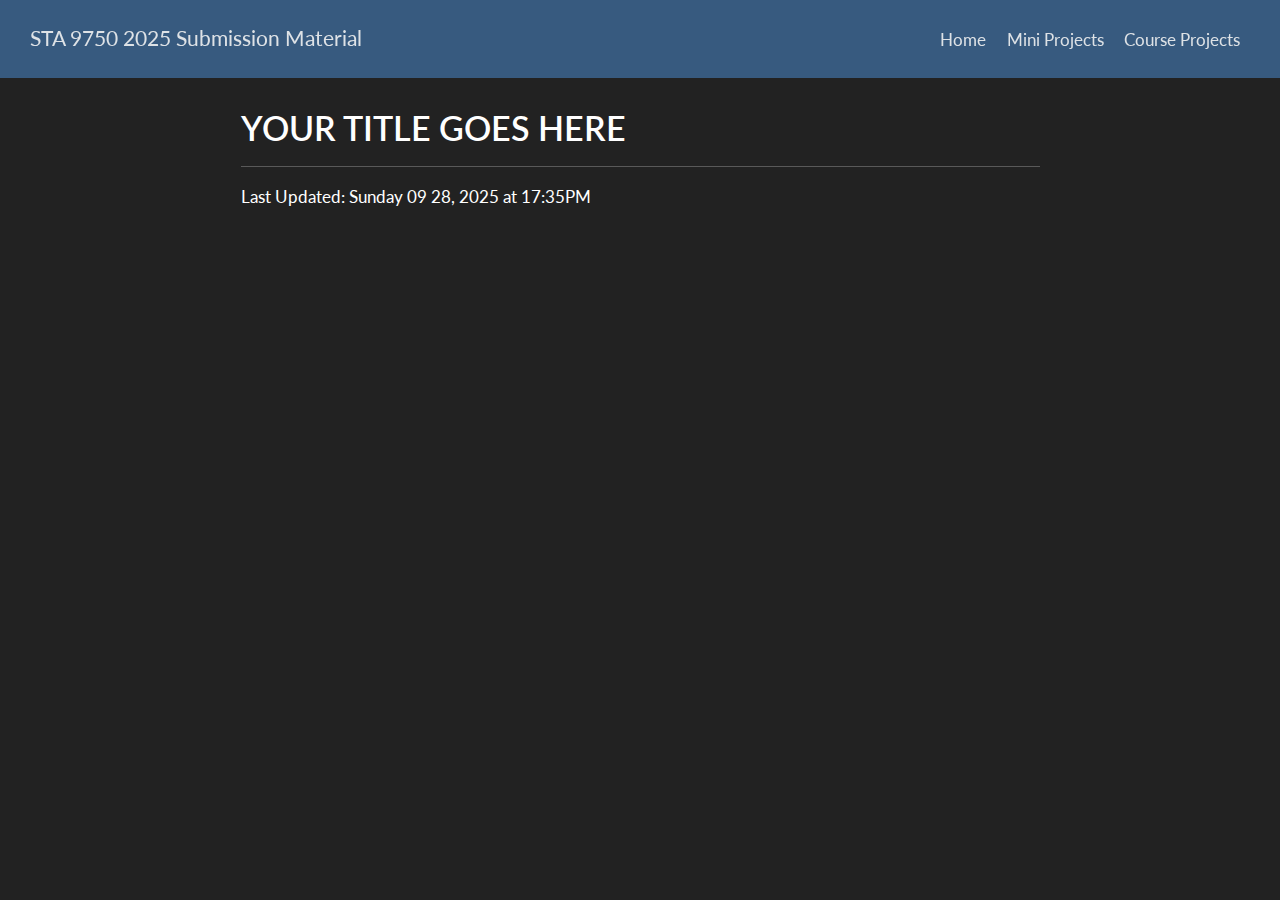
<file: docs/docs/mp01.html>
<!DOCTYPE html>
<html xmlns="http://www.w3.org/1999/xhtml" lang="en" xml:lang="en"><head>

<meta charset="utf-8">
<meta name="generator" content="quarto-1.7.33">

<meta name="viewport" content="width=device-width, initial-scale=1.0, user-scalable=yes">


<title>YOUR TITLE GOES HERE – STA 9750 2025 Submission Material</title>
<style>
code{white-space: pre-wrap;}
span.smallcaps{font-variant: small-caps;}
div.columns{display: flex; gap: min(4vw, 1.5em);}
div.column{flex: auto; overflow-x: auto;}
div.hanging-indent{margin-left: 1.5em; text-indent: -1.5em;}
ul.task-list{list-style: none;}
ul.task-list li input[type="checkbox"] {
  width: 0.8em;
  margin: 0 0.8em 0.2em -1em; /* quarto-specific, see https://github.com/quarto-dev/quarto-cli/issues/4556 */ 
  vertical-align: middle;
}
</style>


<script src="../site_libs/quarto-nav/quarto-nav.js"></script>
<script src="../site_libs/quarto-nav/headroom.min.js"></script>
<script src="../site_libs/clipboard/clipboard.min.js"></script>
<script src="../site_libs/quarto-search/autocomplete.umd.js"></script>
<script src="../site_libs/quarto-search/fuse.min.js"></script>
<script src="../site_libs/quarto-search/quarto-search.js"></script>
<meta name="quarto:offset" content="../">
<script src="../site_libs/quarto-html/quarto.js" type="module"></script>
<script src="../site_libs/quarto-html/tabsets/tabsets.js" type="module"></script>
<script src="../site_libs/quarto-html/popper.min.js"></script>
<script src="../site_libs/quarto-html/tippy.umd.min.js"></script>
<script src="../site_libs/quarto-html/anchor.min.js"></script>
<link href="../site_libs/quarto-html/tippy.css" rel="stylesheet">
<link href="../site_libs/quarto-html/quarto-syntax-highlighting-dark-bc185b5c5bdbcb35c2eb49d8a876ef70.css" rel="stylesheet" id="quarto-text-highlighting-styles">
<script src="../site_libs/bootstrap/bootstrap.min.js"></script>
<link href="../site_libs/bootstrap/bootstrap-icons.css" rel="stylesheet">
<link href="../site_libs/bootstrap/bootstrap-e84dea4794a10ce3ad7229a836ad9ece.min.css" rel="stylesheet" append-hash="true" id="quarto-bootstrap" data-mode="dark">
<script id="quarto-search-options" type="application/json">{
  "location": "navbar",
  "copy-button": false,
  "collapse-after": 3,
  "panel-placement": "end",
  "type": "overlay",
  "limit": 50,
  "keyboard-shortcut": [
    "f",
    "/",
    "s"
  ],
  "show-item-context": false,
  "language": {
    "search-no-results-text": "No results",
    "search-matching-documents-text": "matching documents",
    "search-copy-link-title": "Copy link to search",
    "search-hide-matches-text": "Hide additional matches",
    "search-more-match-text": "more match in this document",
    "search-more-matches-text": "more matches in this document",
    "search-clear-button-title": "Clear",
    "search-text-placeholder": "",
    "search-detached-cancel-button-title": "Cancel",
    "search-submit-button-title": "Submit",
    "search-label": "Search"
  }
}</script>


<link rel="stylesheet" href="../styles.css">
</head>

<body class="nav-fixed fullcontent quarto-light">

<div id="quarto-search-results"></div>
  <header id="quarto-header" class="headroom fixed-top">
    <nav class="navbar navbar-expand-lg " data-bs-theme="dark">
      <div class="navbar-container container-fluid">
      <div class="navbar-brand-container mx-auto">
    <a class="navbar-brand" href="../index.html">
    <span class="navbar-title">STA 9750 2025 Submission Material</span>
    </a>
  </div>
          <button class="navbar-toggler" type="button" data-bs-toggle="collapse" data-bs-target="#navbarCollapse" aria-controls="navbarCollapse" role="menu" aria-expanded="false" aria-label="Toggle navigation" onclick="if (window.quartoToggleHeadroom) { window.quartoToggleHeadroom(); }">
  <span class="navbar-toggler-icon"></span>
</button>
          <div class="collapse navbar-collapse" id="navbarCollapse">
            <ul class="navbar-nav navbar-nav-scroll ms-auto">
  <li class="nav-item">
    <a class="nav-link" href="../index.html"> 
<span class="menu-text">Home</span></a>
  </li>  
  <li class="nav-item">
    <a class="nav-link" href="../index.html"> 
<span class="menu-text">Mini Projects</span></a>
  </li>  
  <li class="nav-item">
    <a class="nav-link" href="../index.html"> 
<span class="menu-text">Course Projects</span></a>
  </li>  
</ul>
          </div> <!-- /navcollapse -->
            <div class="quarto-navbar-tools">
</div>
      </div> <!-- /container-fluid -->
    </nav>
</header>
<!-- content -->
<div id="quarto-content" class="quarto-container page-columns page-rows-contents page-layout-article page-navbar">
<!-- sidebar -->
<!-- margin-sidebar -->
    
<!-- main -->
<main class="content" id="quarto-document-content">

<header id="title-block-header" class="quarto-title-block default">
<div class="quarto-title">
<h1 class="title">YOUR TITLE GOES HERE</h1>
</div>



<div class="quarto-title-meta">

    
  
    
  </div>
  


</header>


<hr>
<p>Last Updated: Sunday 09 28, 2025 at 17:35PM</p>



</main> <!-- /main -->
<script id="quarto-html-after-body" type="application/javascript">
  window.document.addEventListener("DOMContentLoaded", function (event) {
    const icon = "";
    const anchorJS = new window.AnchorJS();
    anchorJS.options = {
      placement: 'right',
      icon: icon
    };
    anchorJS.add('.anchored');
    const isCodeAnnotation = (el) => {
      for (const clz of el.classList) {
        if (clz.startsWith('code-annotation-')) {                     
          return true;
        }
      }
      return false;
    }
    const onCopySuccess = function(e) {
      // button target
      const button = e.trigger;
      // don't keep focus
      button.blur();
      // flash "checked"
      button.classList.add('code-copy-button-checked');
      var currentTitle = button.getAttribute("title");
      button.setAttribute("title", "Copied!");
      let tooltip;
      if (window.bootstrap) {
        button.setAttribute("data-bs-toggle", "tooltip");
        button.setAttribute("data-bs-placement", "left");
        button.setAttribute("data-bs-title", "Copied!");
        tooltip = new bootstrap.Tooltip(button, 
          { trigger: "manual", 
            customClass: "code-copy-button-tooltip",
            offset: [0, -8]});
        tooltip.show();    
      }
      setTimeout(function() {
        if (tooltip) {
          tooltip.hide();
          button.removeAttribute("data-bs-title");
          button.removeAttribute("data-bs-toggle");
          button.removeAttribute("data-bs-placement");
        }
        button.setAttribute("title", currentTitle);
        button.classList.remove('code-copy-button-checked');
      }, 1000);
      // clear code selection
      e.clearSelection();
    }
    const getTextToCopy = function(trigger) {
        const codeEl = trigger.previousElementSibling.cloneNode(true);
        for (const childEl of codeEl.children) {
          if (isCodeAnnotation(childEl)) {
            childEl.remove();
          }
        }
        return codeEl.innerText;
    }
    const clipboard = new window.ClipboardJS('.code-copy-button:not([data-in-quarto-modal])', {
      text: getTextToCopy
    });
    clipboard.on('success', onCopySuccess);
    if (window.document.getElementById('quarto-embedded-source-code-modal')) {
      const clipboardModal = new window.ClipboardJS('.code-copy-button[data-in-quarto-modal]', {
        text: getTextToCopy,
        container: window.document.getElementById('quarto-embedded-source-code-modal')
      });
      clipboardModal.on('success', onCopySuccess);
    }
      var localhostRegex = new RegExp(/^(?:http|https):\/\/localhost\:?[0-9]*\//);
      var mailtoRegex = new RegExp(/^mailto:/);
        var filterRegex = new RegExp("https:\/\/iouie\.github\.io\/STA9750-2024-FALL\/");
      var isInternal = (href) => {
          return filterRegex.test(href) || localhostRegex.test(href) || mailtoRegex.test(href);
      }
      // Inspect non-navigation links and adorn them if external
     var links = window.document.querySelectorAll('a[href]:not(.nav-link):not(.navbar-brand):not(.toc-action):not(.sidebar-link):not(.sidebar-item-toggle):not(.pagination-link):not(.no-external):not([aria-hidden]):not(.dropdown-item):not(.quarto-navigation-tool):not(.about-link)');
      for (var i=0; i<links.length; i++) {
        const link = links[i];
        if (!isInternal(link.href)) {
          // undo the damage that might have been done by quarto-nav.js in the case of
          // links that we want to consider external
          if (link.dataset.originalHref !== undefined) {
            link.href = link.dataset.originalHref;
          }
        }
      }
    function tippyHover(el, contentFn, onTriggerFn, onUntriggerFn) {
      const config = {
        allowHTML: true,
        maxWidth: 500,
        delay: 100,
        arrow: false,
        appendTo: function(el) {
            return el.parentElement;
        },
        interactive: true,
        interactiveBorder: 10,
        theme: 'quarto',
        placement: 'bottom-start',
      };
      if (contentFn) {
        config.content = contentFn;
      }
      if (onTriggerFn) {
        config.onTrigger = onTriggerFn;
      }
      if (onUntriggerFn) {
        config.onUntrigger = onUntriggerFn;
      }
      window.tippy(el, config); 
    }
    const noterefs = window.document.querySelectorAll('a[role="doc-noteref"]');
    for (var i=0; i<noterefs.length; i++) {
      const ref = noterefs[i];
      tippyHover(ref, function() {
        // use id or data attribute instead here
        let href = ref.getAttribute('data-footnote-href') || ref.getAttribute('href');
        try { href = new URL(href).hash; } catch {}
        const id = href.replace(/^#\/?/, "");
        const note = window.document.getElementById(id);
        if (note) {
          return note.innerHTML;
        } else {
          return "";
        }
      });
    }
    const xrefs = window.document.querySelectorAll('a.quarto-xref');
    const processXRef = (id, note) => {
      // Strip column container classes
      const stripColumnClz = (el) => {
        el.classList.remove("page-full", "page-columns");
        if (el.children) {
          for (const child of el.children) {
            stripColumnClz(child);
          }
        }
      }
      stripColumnClz(note)
      if (id === null || id.startsWith('sec-')) {
        // Special case sections, only their first couple elements
        const container = document.createElement("div");
        if (note.children && note.children.length > 2) {
          container.appendChild(note.children[0].cloneNode(true));
          for (let i = 1; i < note.children.length; i++) {
            const child = note.children[i];
            if (child.tagName === "P" && child.innerText === "") {
              continue;
            } else {
              container.appendChild(child.cloneNode(true));
              break;
            }
          }
          if (window.Quarto?.typesetMath) {
            window.Quarto.typesetMath(container);
          }
          return container.innerHTML
        } else {
          if (window.Quarto?.typesetMath) {
            window.Quarto.typesetMath(note);
          }
          return note.innerHTML;
        }
      } else {
        // Remove any anchor links if they are present
        const anchorLink = note.querySelector('a.anchorjs-link');
        if (anchorLink) {
          anchorLink.remove();
        }
        if (window.Quarto?.typesetMath) {
          window.Quarto.typesetMath(note);
        }
        if (note.classList.contains("callout")) {
          return note.outerHTML;
        } else {
          return note.innerHTML;
        }
      }
    }
    for (var i=0; i<xrefs.length; i++) {
      const xref = xrefs[i];
      tippyHover(xref, undefined, function(instance) {
        instance.disable();
        let url = xref.getAttribute('href');
        let hash = undefined; 
        if (url.startsWith('#')) {
          hash = url;
        } else {
          try { hash = new URL(url).hash; } catch {}
        }
        if (hash) {
          const id = hash.replace(/^#\/?/, "");
          const note = window.document.getElementById(id);
          if (note !== null) {
            try {
              const html = processXRef(id, note.cloneNode(true));
              instance.setContent(html);
            } finally {
              instance.enable();
              instance.show();
            }
          } else {
            // See if we can fetch this
            fetch(url.split('#')[0])
            .then(res => res.text())
            .then(html => {
              const parser = new DOMParser();
              const htmlDoc = parser.parseFromString(html, "text/html");
              const note = htmlDoc.getElementById(id);
              if (note !== null) {
                const html = processXRef(id, note);
                instance.setContent(html);
              } 
            }).finally(() => {
              instance.enable();
              instance.show();
            });
          }
        } else {
          // See if we can fetch a full url (with no hash to target)
          // This is a special case and we should probably do some content thinning / targeting
          fetch(url)
          .then(res => res.text())
          .then(html => {
            const parser = new DOMParser();
            const htmlDoc = parser.parseFromString(html, "text/html");
            const note = htmlDoc.querySelector('main.content');
            if (note !== null) {
              // This should only happen for chapter cross references
              // (since there is no id in the URL)
              // remove the first header
              if (note.children.length > 0 && note.children[0].tagName === "HEADER") {
                note.children[0].remove();
              }
              const html = processXRef(null, note);
              instance.setContent(html);
            } 
          }).finally(() => {
            instance.enable();
            instance.show();
          });
        }
      }, function(instance) {
      });
    }
        let selectedAnnoteEl;
        const selectorForAnnotation = ( cell, annotation) => {
          let cellAttr = 'data-code-cell="' + cell + '"';
          let lineAttr = 'data-code-annotation="' +  annotation + '"';
          const selector = 'span[' + cellAttr + '][' + lineAttr + ']';
          return selector;
        }
        const selectCodeLines = (annoteEl) => {
          const doc = window.document;
          const targetCell = annoteEl.getAttribute("data-target-cell");
          const targetAnnotation = annoteEl.getAttribute("data-target-annotation");
          const annoteSpan = window.document.querySelector(selectorForAnnotation(targetCell, targetAnnotation));
          const lines = annoteSpan.getAttribute("data-code-lines").split(",");
          const lineIds = lines.map((line) => {
            return targetCell + "-" + line;
          })
          let top = null;
          let height = null;
          let parent = null;
          if (lineIds.length > 0) {
              //compute the position of the single el (top and bottom and make a div)
              const el = window.document.getElementById(lineIds[0]);
              top = el.offsetTop;
              height = el.offsetHeight;
              parent = el.parentElement.parentElement;
            if (lineIds.length > 1) {
              const lastEl = window.document.getElementById(lineIds[lineIds.length - 1]);
              const bottom = lastEl.offsetTop + lastEl.offsetHeight;
              height = bottom - top;
            }
            if (top !== null && height !== null && parent !== null) {
              // cook up a div (if necessary) and position it 
              let div = window.document.getElementById("code-annotation-line-highlight");
              if (div === null) {
                div = window.document.createElement("div");
                div.setAttribute("id", "code-annotation-line-highlight");
                div.style.position = 'absolute';
                parent.appendChild(div);
              }
              div.style.top = top - 2 + "px";
              div.style.height = height + 4 + "px";
              div.style.left = 0;
              let gutterDiv = window.document.getElementById("code-annotation-line-highlight-gutter");
              if (gutterDiv === null) {
                gutterDiv = window.document.createElement("div");
                gutterDiv.setAttribute("id", "code-annotation-line-highlight-gutter");
                gutterDiv.style.position = 'absolute';
                const codeCell = window.document.getElementById(targetCell);
                const gutter = codeCell.querySelector('.code-annotation-gutter');
                gutter.appendChild(gutterDiv);
              }
              gutterDiv.style.top = top - 2 + "px";
              gutterDiv.style.height = height + 4 + "px";
            }
            selectedAnnoteEl = annoteEl;
          }
        };
        const unselectCodeLines = () => {
          const elementsIds = ["code-annotation-line-highlight", "code-annotation-line-highlight-gutter"];
          elementsIds.forEach((elId) => {
            const div = window.document.getElementById(elId);
            if (div) {
              div.remove();
            }
          });
          selectedAnnoteEl = undefined;
        };
          // Handle positioning of the toggle
      window.addEventListener(
        "resize",
        throttle(() => {
          elRect = undefined;
          if (selectedAnnoteEl) {
            selectCodeLines(selectedAnnoteEl);
          }
        }, 10)
      );
      function throttle(fn, ms) {
      let throttle = false;
      let timer;
        return (...args) => {
          if(!throttle) { // first call gets through
              fn.apply(this, args);
              throttle = true;
          } else { // all the others get throttled
              if(timer) clearTimeout(timer); // cancel #2
              timer = setTimeout(() => {
                fn.apply(this, args);
                timer = throttle = false;
              }, ms);
          }
        };
      }
        // Attach click handler to the DT
        const annoteDls = window.document.querySelectorAll('dt[data-target-cell]');
        for (const annoteDlNode of annoteDls) {
          annoteDlNode.addEventListener('click', (event) => {
            const clickedEl = event.target;
            if (clickedEl !== selectedAnnoteEl) {
              unselectCodeLines();
              const activeEl = window.document.querySelector('dt[data-target-cell].code-annotation-active');
              if (activeEl) {
                activeEl.classList.remove('code-annotation-active');
              }
              selectCodeLines(clickedEl);
              clickedEl.classList.add('code-annotation-active');
            } else {
              // Unselect the line
              unselectCodeLines();
              clickedEl.classList.remove('code-annotation-active');
            }
          });
        }
    const findCites = (el) => {
      const parentEl = el.parentElement;
      if (parentEl) {
        const cites = parentEl.dataset.cites;
        if (cites) {
          return {
            el,
            cites: cites.split(' ')
          };
        } else {
          return findCites(el.parentElement)
        }
      } else {
        return undefined;
      }
    };
    var bibliorefs = window.document.querySelectorAll('a[role="doc-biblioref"]');
    for (var i=0; i<bibliorefs.length; i++) {
      const ref = bibliorefs[i];
      const citeInfo = findCites(ref);
      if (citeInfo) {
        tippyHover(citeInfo.el, function() {
          var popup = window.document.createElement('div');
          citeInfo.cites.forEach(function(cite) {
            var citeDiv = window.document.createElement('div');
            citeDiv.classList.add('hanging-indent');
            citeDiv.classList.add('csl-entry');
            var biblioDiv = window.document.getElementById('ref-' + cite);
            if (biblioDiv) {
              citeDiv.innerHTML = biblioDiv.innerHTML;
            }
            popup.appendChild(citeDiv);
          });
          return popup.innerHTML;
        });
      }
    }
  });
  </script>
</div> <!-- /content -->




</body></html>
</file>
<file: docs/site_libs/quarto-html/tippy.css>
.tippy-box[data-animation=fade][data-state=hidden]{opacity:0}[data-tippy-root]{max-width:calc(100vw - 10px)}.tippy-box{position:relative;background-color:#333;color:#fff;border-radius:4px;font-size:14px;line-height:1.4;white-space:normal;outline:0;transition-property:transform,visibility,opacity}.tippy-box[data-placement^=top]>.tippy-arrow{bottom:0}.tippy-box[data-placement^=top]>.tippy-arrow:before{bottom:-7px;left:0;border-width:8px 8px 0;border-top-color:initial;transform-origin:center top}.tippy-box[data-placement^=bottom]>.tippy-arrow{top:0}.tippy-box[data-placement^=bottom]>.tippy-arrow:before{top:-7px;left:0;border-width:0 8px 8px;border-bottom-color:initial;transform-origin:center bottom}.tippy-box[data-placement^=left]>.tippy-arrow{right:0}.tippy-box[data-placement^=left]>.tippy-arrow:before{border-width:8px 0 8px 8px;border-left-color:initial;right:-7px;transform-origin:center left}.tippy-box[data-placement^=right]>.tippy-arrow{left:0}.tippy-box[data-placement^=right]>.tippy-arrow:before{left:-7px;border-width:8px 8px 8px 0;border-right-color:initial;transform-origin:center right}.tippy-box[data-inertia][data-state=visible]{transition-timing-function:cubic-bezier(.54,1.5,.38,1.11)}.tippy-arrow{width:16px;height:16px;color:#333}.tippy-arrow:before{content:"";position:absolute;border-color:transparent;border-style:solid}.tippy-content{position:relative;padding:5px 9px;z-index:1}
</file>
<file: docs/site_libs/quarto-html/quarto-syntax-highlighting-dark-bc185b5c5bdbcb35c2eb49d8a876ef70.css>
/* quarto syntax highlight colors */
:root {
  --quarto-hl-al-color: #f07178;
  --quarto-hl-an-color: #d4d0ab;
  --quarto-hl-at-color: #00e0e0;
  --quarto-hl-bn-color: #d4d0ab;
  --quarto-hl-bu-color: #abe338;
  --quarto-hl-ch-color: #abe338;
  --quarto-hl-co-color: #f8f8f2;
  --quarto-hl-cv-color: #ffd700;
  --quarto-hl-cn-color: #ffd700;
  --quarto-hl-cf-color: #ffa07a;
  --quarto-hl-dt-color: #ffa07a;
  --quarto-hl-dv-color: #d4d0ab;
  --quarto-hl-do-color: #f8f8f2;
  --quarto-hl-er-color: #f07178;
  --quarto-hl-ex-color: #00e0e0;
  --quarto-hl-fl-color: #d4d0ab;
  --quarto-hl-fu-color: #ffa07a;
  --quarto-hl-im-color: #abe338;
  --quarto-hl-in-color: #d4d0ab;
  --quarto-hl-kw-color: #ffa07a;
  --quarto-hl-op-color: #ffa07a;
  --quarto-hl-ot-color: #00e0e0;
  --quarto-hl-pp-color: #dcc6e0;
  --quarto-hl-re-color: #00e0e0;
  --quarto-hl-sc-color: #abe338;
  --quarto-hl-ss-color: #abe338;
  --quarto-hl-st-color: #abe338;
  --quarto-hl-va-color: #00e0e0;
  --quarto-hl-vs-color: #abe338;
  --quarto-hl-wa-color: #dcc6e0;
}

/* other quarto variables */
:root {
  --quarto-font-monospace: SFMono-Regular, Menlo, Monaco, Consolas, "Liberation Mono", "Courier New", monospace;
}

/* syntax highlight based on Pandoc's rules */
pre > code.sourceCode > span {
  color: #f8f8f2;
}

code.sourceCode > span {
  color: #f8f8f2;
}

div.sourceCode,
div.sourceCode pre.sourceCode {
  color: #f8f8f2;
}

/* Normal */
code span {
  color: #f8f8f2;
}

/* Alert */
code span.al {
  color: #f07178;
}

/* Annotation */
code span.an {
  color: #d4d0ab;
}

/* Attribute */
code span.at {
  color: #00e0e0;
}

/* BaseN */
code span.bn {
  color: #d4d0ab;
}

/* BuiltIn */
code span.bu {
  color: #abe338;
}

/* ControlFlow */
code span.cf {
  font-weight: bold;
  color: #ffa07a;
}

/* Char */
code span.ch {
  color: #abe338;
}

/* Constant */
code span.cn {
  color: #ffd700;
}

/* Comment */
code span.co {
  font-style: italic;
  color: #f8f8f2;
}

/* CommentVar */
code span.cv {
  color: #ffd700;
}

/* Documentation */
code span.do {
  color: #f8f8f2;
}

/* DataType */
code span.dt {
  color: #ffa07a;
}

/* DecVal */
code span.dv {
  color: #d4d0ab;
}

/* Error */
code span.er {
  color: #f07178;
  text-decoration: underline;
}

/* Extension */
code span.ex {
  font-weight: bold;
  color: #00e0e0;
}

/* Float */
code span.fl {
  color: #d4d0ab;
}

/* Function */
code span.fu {
  color: #ffa07a;
}

/* Import */
code span.im {
  color: #abe338;
}

/* Information */
code span.in {
  color: #d4d0ab;
}

/* Keyword */
code span.kw {
  font-weight: bold;
  color: #ffa07a;
}

/* Operator */
code span.op {
  color: #ffa07a;
}

/* Other */
code span.ot {
  color: #00e0e0;
}

/* Preprocessor */
code span.pp {
  color: #dcc6e0;
}

/* RegionMarker */
code span.re {
  background-color: #f8f8f2;
  color: #00e0e0;
}

/* SpecialChar */
code span.sc {
  color: #abe338;
}

/* SpecialString */
code span.ss {
  color: #abe338;
}

/* String */
code span.st {
  color: #abe338;
}

/* Variable */
code span.va {
  color: #00e0e0;
}

/* VerbatimString */
code span.vs {
  color: #abe338;
}

/* Warning */
code span.wa {
  color: #dcc6e0;
}

.prevent-inlining {
  content: "</";
}

/*# sourceMappingURL=9510e8932c082882303fe901a8ba9f6d.css.map */
</file>
<file: docs/styles.css>
.container {
  display: grid;
  grid-template-columns: 1fr;
  grid-template-rows: 1fr;
  grid-gap: 5rem;
  padding: 10px;
}

.container > div
{
  background-color: rgba(55, 91, 127, 0.9);
  text-align: center;
  padding: 10px 0;
  font-display: 25px;
  border-radius: 7px;
  filter: drop-shadow(5px 5px #99ccff);
}
</file>
<file: docs/site_libs/htmltools-fill-0.5.8.1/fill.css>
@layer htmltools {
  .html-fill-container {
    display: flex;
    flex-direction: column;
    /* Prevent the container from expanding vertically or horizontally beyond its
    parent's constraints. */
    min-height: 0;
    min-width: 0;
  }
  .html-fill-container > .html-fill-item {
    /* Fill items can grow and shrink freely within
    available vertical space in fillable container */
    flex: 1 1 auto;
    min-height: 0;
    min-width: 0;
  }
  .html-fill-container > :not(.html-fill-item) {
    /* Prevent shrinking or growing of non-fill items */
    flex: 0 0 auto;
  }
}
</file>
<file: docs/site_libs/datatables-css-0.0.0/datatables-crosstalk.css>
.dt-crosstalk-fade {
  opacity: 0.2;
}

html body div.DTS div.dataTables_scrollBody {
  background: none;
}


/*
Fix https://github.com/rstudio/DT/issues/563
If the `table.display` is set to "block" (e.g., pkgdown), the browser will display
datatable objects strangely. The search panel and the page buttons will still be
in full-width but the table body will be "compact" and shorter.
In therory, having this attributes will affect `dom="t"`
with `display: block` users. But in reality, there should be no one.
We may remove the below lines in the future if the upstream agree to have this there.
See https://github.com/DataTables/DataTablesSrc/issues/160
*/

table.dataTable {
  display: table;
}


/*
When DTOutput(fill = TRUE), it receives a .html-fill-item class (via htmltools::bindFillRole()), which effectively amounts to `flex: 1 1 auto`. That's mostly fine, but the case where `fillContainer=TRUE`+`height:auto`+`flex-basis:auto` and the container (e.g., a bslib::card()) doesn't have a defined height is a bit problematic since the table wants to fit the parent but the parent wants to fit the table, which results pretty small table height (maybe because there is a minimum height somewhere?). It seems better in this case to impose a 400px height default for the table, which we can do by setting `flex-basis` to 400px (the table is still allowed to grow/shrink when the container has an opinionated height).
*/

.html-fill-container > .html-fill-item.datatables {
  flex-basis: 400px;
}
</file>
<file: docs/site_libs/crosstalk-1.2.1/css/crosstalk.min.css>
.container-fluid.crosstalk-bscols{margin-left:-30px;margin-right:-30px;white-space:normal}body>.container-fluid.crosstalk-bscols{margin-left:auto;margin-right:auto}.crosstalk-input-checkboxgroup .crosstalk-options-group .crosstalk-options-column{display:inline-block;padding-right:12px;vertical-align:top}@media only screen and (max-width: 480px){.crosstalk-input-checkboxgroup .crosstalk-options-group .crosstalk-options-column{display:block;padding-right:inherit}}.crosstalk-input{margin-bottom:15px}.crosstalk-input .control-label{margin-bottom:0;vertical-align:middle}.crosstalk-input input[type="checkbox"]{margin:4px 0 0;margin-top:1px;line-height:normal}.crosstalk-input .checkbox{position:relative;display:block;margin-top:10px;margin-bottom:10px}.crosstalk-input .checkbox>label{padding-left:20px;margin-bottom:0;font-weight:400;cursor:pointer}.crosstalk-input .checkbox input[type="checkbox"],.crosstalk-input .checkbox-inline input[type="checkbox"]{position:absolute;margin-top:2px;margin-left:-20px}.crosstalk-input .checkbox+.checkbox{margin-top:-5px}.crosstalk-input .checkbox-inline{position:relative;display:inline-block;padding-left:20px;margin-bottom:0;font-weight:400;vertical-align:middle;cursor:pointer}.crosstalk-input .checkbox-inline+.checkbox-inline{margin-top:0;margin-left:10px}
</file>
